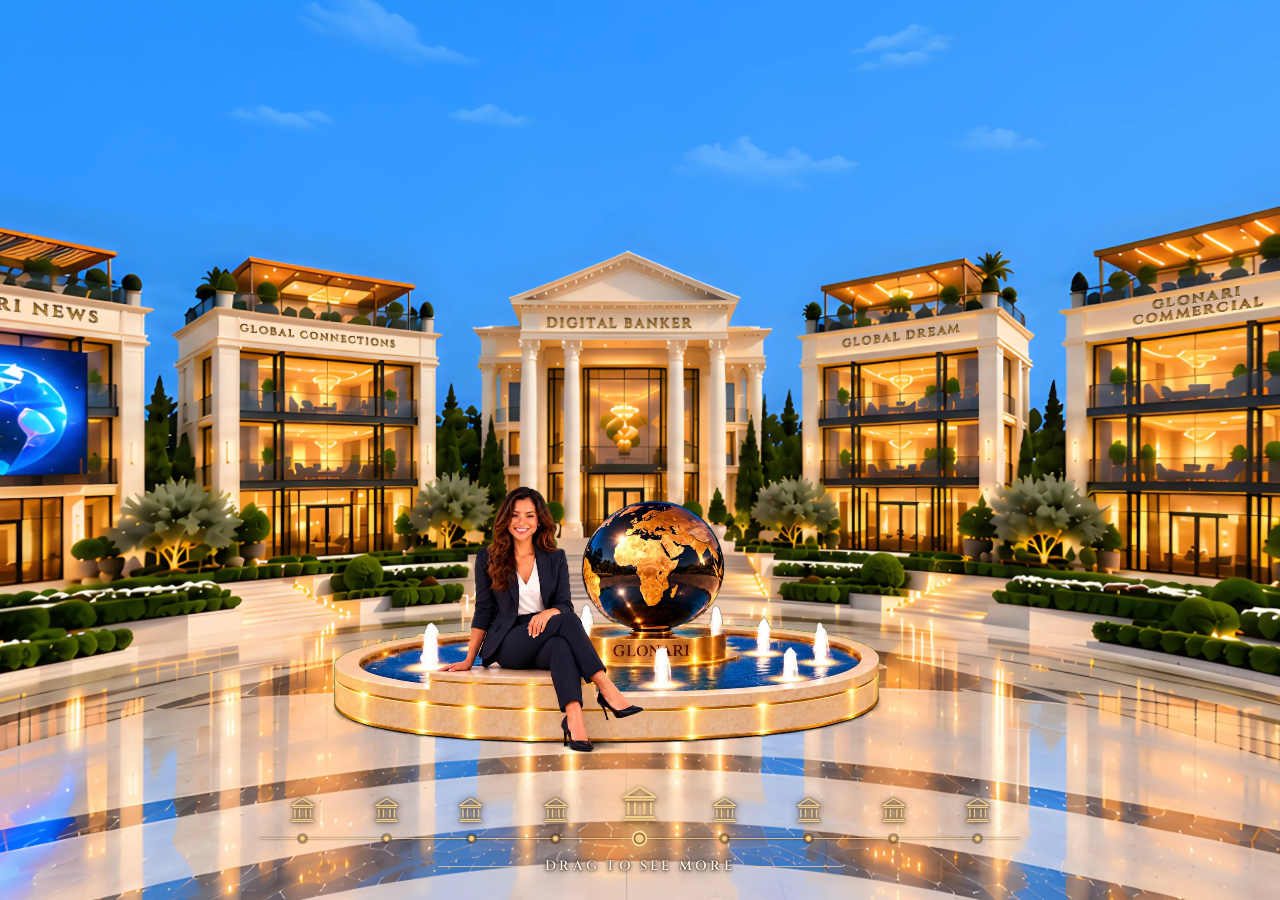
<file: index.html>
<!DOCTYPE html>
<html lang="en">
<head>
<meta charset="UTF-8">
<meta name="viewport" content="width=device-width, initial-scale=1.0">
<script>
  // Device gate (DEVELOPMENT_PLAN.md Stage 14 / PRODUCT_REQUIREMENTS.md
  // §19): a window under 768px wide or narrower than 3:2 goes to
  // mobile/index.html. Runs right after <meta viewport> and before any
  // stylesheet or asset, so nothing of this page is fetched before leaving.
  // Checked on load and live through the same MediaQueryList's 'change'
  // event (fires only when `matches` flips). "not all and
  // (min-aspect-ratio: 3/2)" is a strict "< 3/2", and mobile/index.html's
  // reverse gate is its exact negation, so there is no ping-pong at the
  // boundary. .replace(), so Back doesn't bounce into another redirect.
  var mobileQuery = window.matchMedia('(max-width: 767px), not all and (min-aspect-ratio: 3/2)');

  function goMobile() {
    window.location.replace('mobile/index.html');
  }

  if (mobileQuery.matches) {
    goMobile();
  } else {
    var pendingMobileRedirect = null;
    mobileQuery.addEventListener('change', function (event) {
      if (pendingMobileRedirect) {
        clearTimeout(pendingMobileRedirect);
        pendingMobileRedirect = null;
      }
      if (!event.matches) return; // only react to crossing INTO mobile width
      // Debounced (300ms): guards against a transient/flickering match —
      // DevTools device-emulation toggling, or the brief instant of
      // unstable `innerWidth` some mobile browsers report mid
      // orientation-change — by requiring the narrow state to still hold
      // once the delay elapses, rather than acting on the very first
      // 'change' event.
      pendingMobileRedirect = setTimeout(function () {
        if (mobileQuery.matches) {
          goMobile();
        }
      }, 300);
    });
  }
</script>
<script>
  // Intro video (DEVELOPMENT_PLAN.md Stage 22 / PRODUCT_REQUIREMENTS.md
  // §32): once per tab, never under reduced motion. Decided here, before the
  // first paint, so a skipped intro never flashes; plaza-intro.js plays it,
  // dissolves it and removes it. The poster is requested from here, before
  // the stylesheet, so it is on screen as early as possible.
  try {
    if (!matchMedia('(prefers-reduced-motion: reduce)').matches && !sessionStorage.getItem('plaza-intro-seen')) {
      document.documentElement.classList.add('intro');
      new Image().src = 'assets/plaza-intro-poster.webp';
    }
  } catch (e) {}
</script>
<title>Glonari Global Scene</title>
<link rel="icon" href="data:,">
<link rel="stylesheet" href="plaza.css">
</head>
<body>
  <!-- Intro video (Stage 22 / §32): over the whole scene, shown only under
       html.intro. The poster is the layer's background (requested by the
       <head> script only when the layer is shown); plaza-intro.js, right
       after the layer, sets the video's src from data-video and then loads
       three.min.js and plaza.js (data-base = path to the repo root). -->
  <div id="intro" data-video="assets/plaza-intro.mp4" style="background-image: url('assets/plaza-intro-poster.webp')">
    <video muted autoplay playsinline preload="auto" aria-hidden="true"></video>
    <button id="intro-enter" type="button">Enter the plaza <span aria-hidden="true">→</span></button>
  </div>
  <script src="plaza-intro.js" data-base=""></script>
  <!-- Glonari Plaza 210° (2026-10-24, DEVELOPMENT_PLAN.md Stage 21 /
       PRODUCT_REQUIREMENTS.md §31): the atrium technology — plaza.js draws the
       panorama, the engraved names, Gia on the fountain and the 11 zones. -->
  <main id="stage" aria-label="Glonari plaza. Drag to look around; choose a building to enter.">
    <svg id="overlay" aria-hidden="true"></svg>
  </main>
  <!-- Building bar (2026-10-25, Stage 21 / §31): plaza.js fills it with the
       9 building icons, the line with dots and the hint. The icons are
       mouse/touch only — the keyboard uses #rooms-nav, so the bar adds no
       Tab stops. -->
  <div id="bar"></div>
  <nav id="rooms-nav" aria-label="Buildings"></nav>
  <button class="step" id="prev" type="button" aria-label="Previous building"><svg viewBox="0 0 18 18" aria-hidden="true"><path d="M11.5 3 5.5 9l6 6" fill="none" stroke="currentColor" stroke-width="1.6"/></svg></button>
  <button class="step" id="next" type="button" aria-label="Next building"><svg viewBox="0 0 18 18" aria-hidden="true"><path d="m6.5 3 6 6-6 6" fill="none" stroke="currentColor" stroke-width="1.6"/></svg></button>
  <p id="status" role="status"></p>
  <section id="room" hidden aria-labelledby="room-title">
    <div class="room-card">
      <h2 id="room-title"></h2>
      <p id="room-text"></p>
      <button id="back" type="button">Back to the plaza</button>
    </div>
  </section>
  <div id="veil"></div>

  <!-- Custom cursor (2026-10-25, Stage 21 / §31): copy of glonari.com's;
       the dot must come before the ring (.is-hot ~ .gg-ring). -->
  <div class="gg-dot" aria-hidden="true"></div>
  <div class="gg-ring" aria-hidden="true"></div>
</body>
</html>
</file>
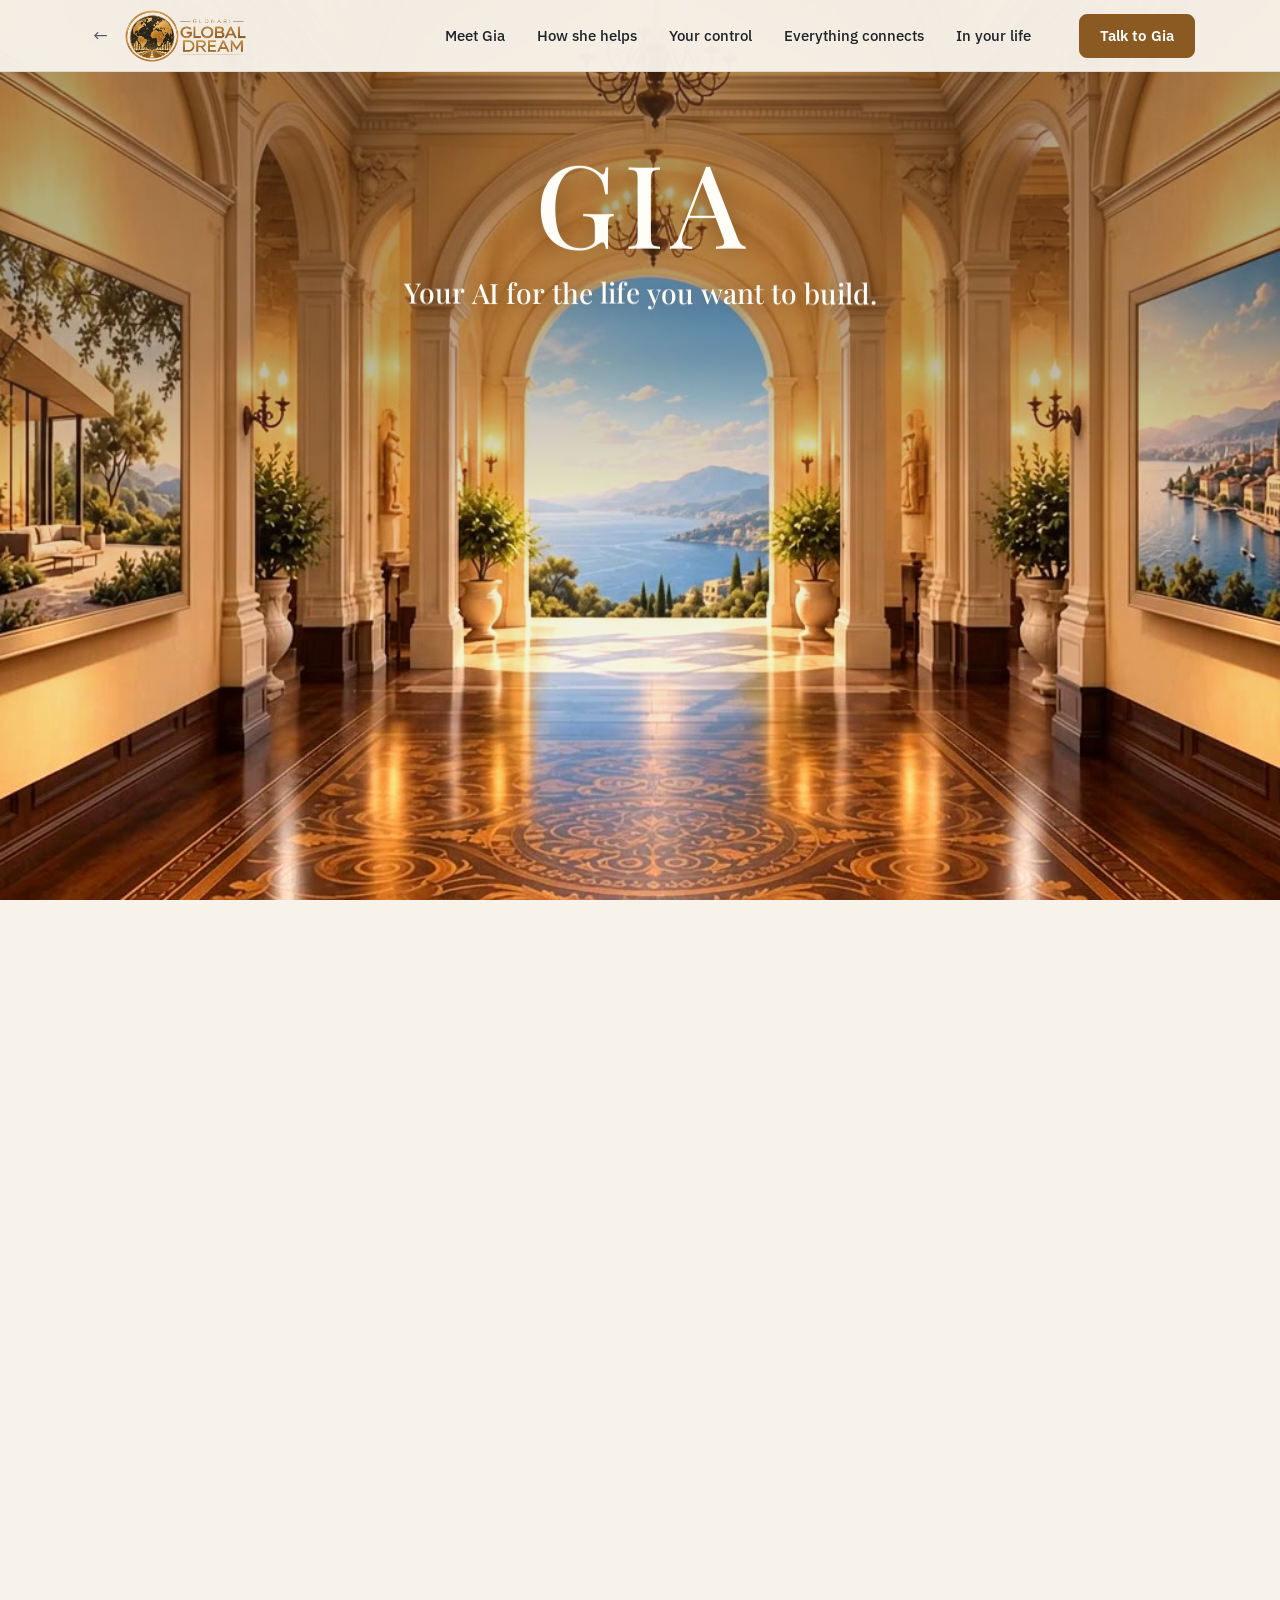
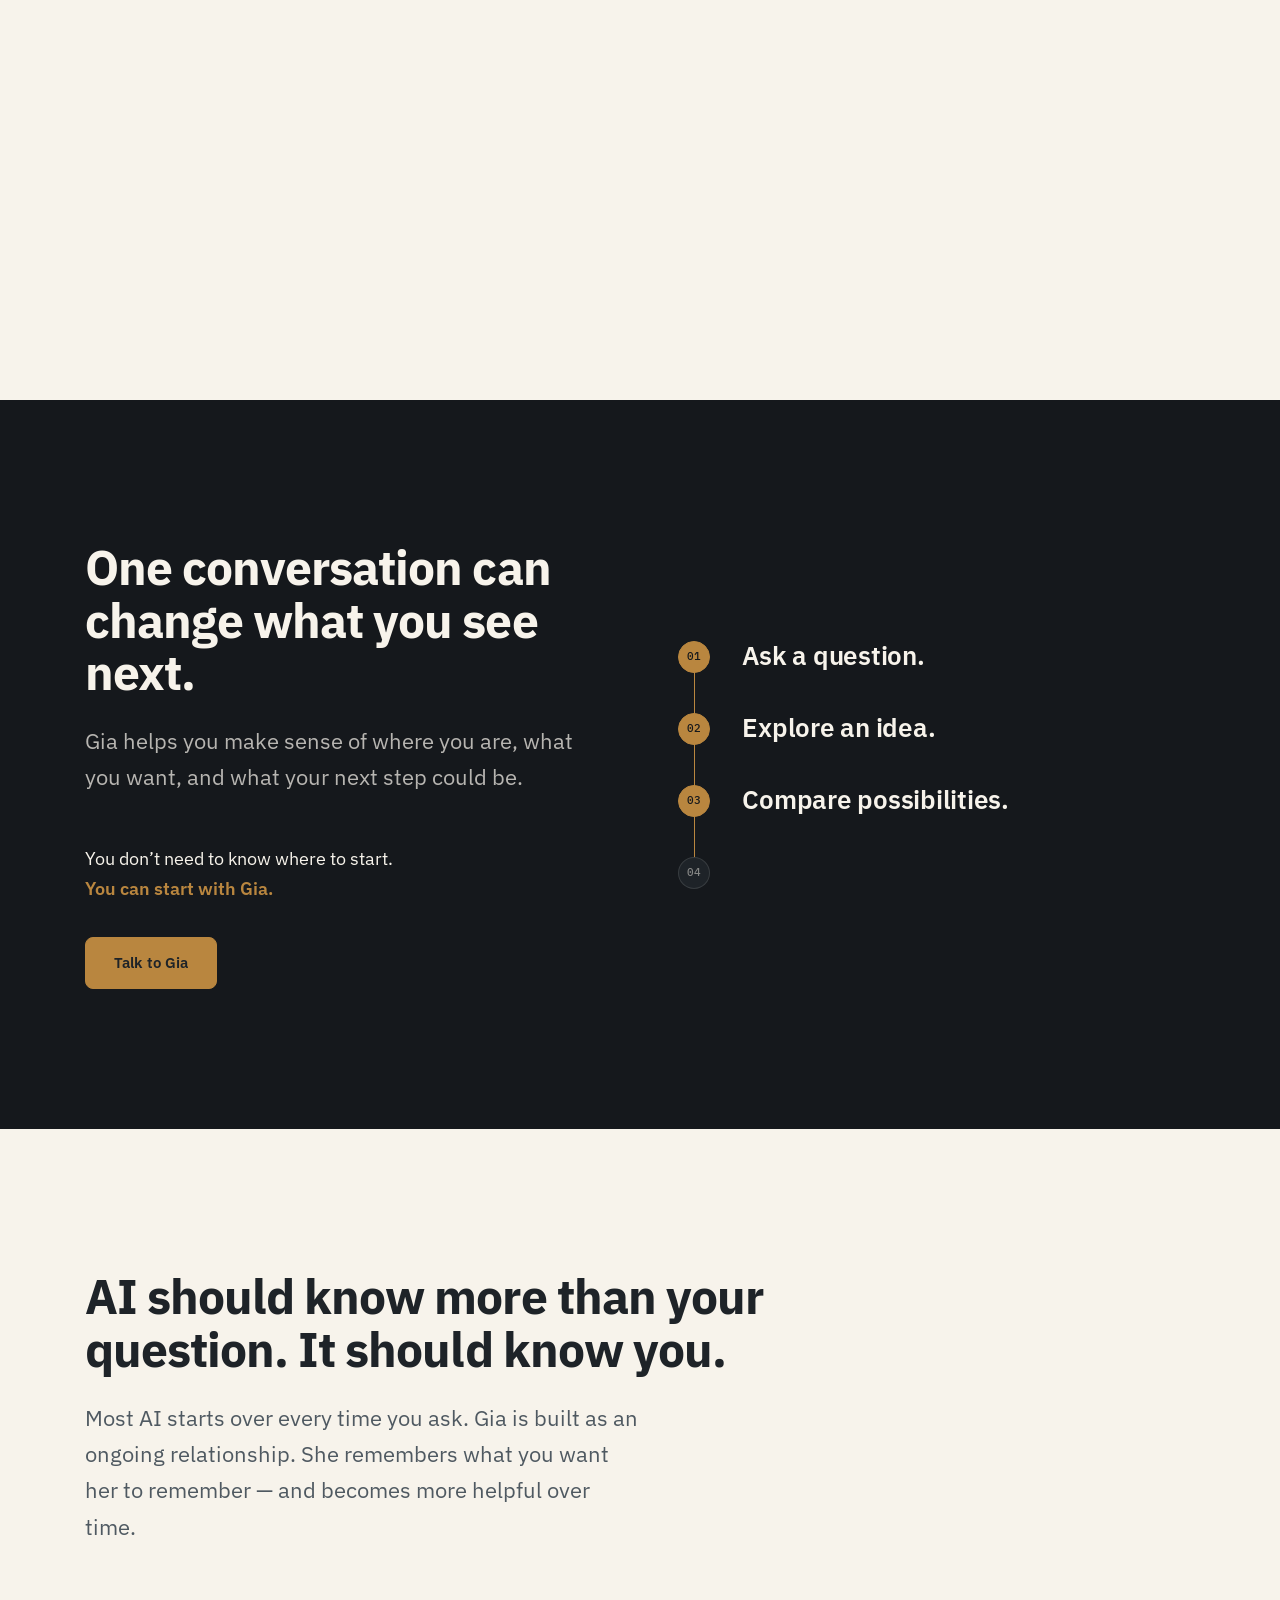
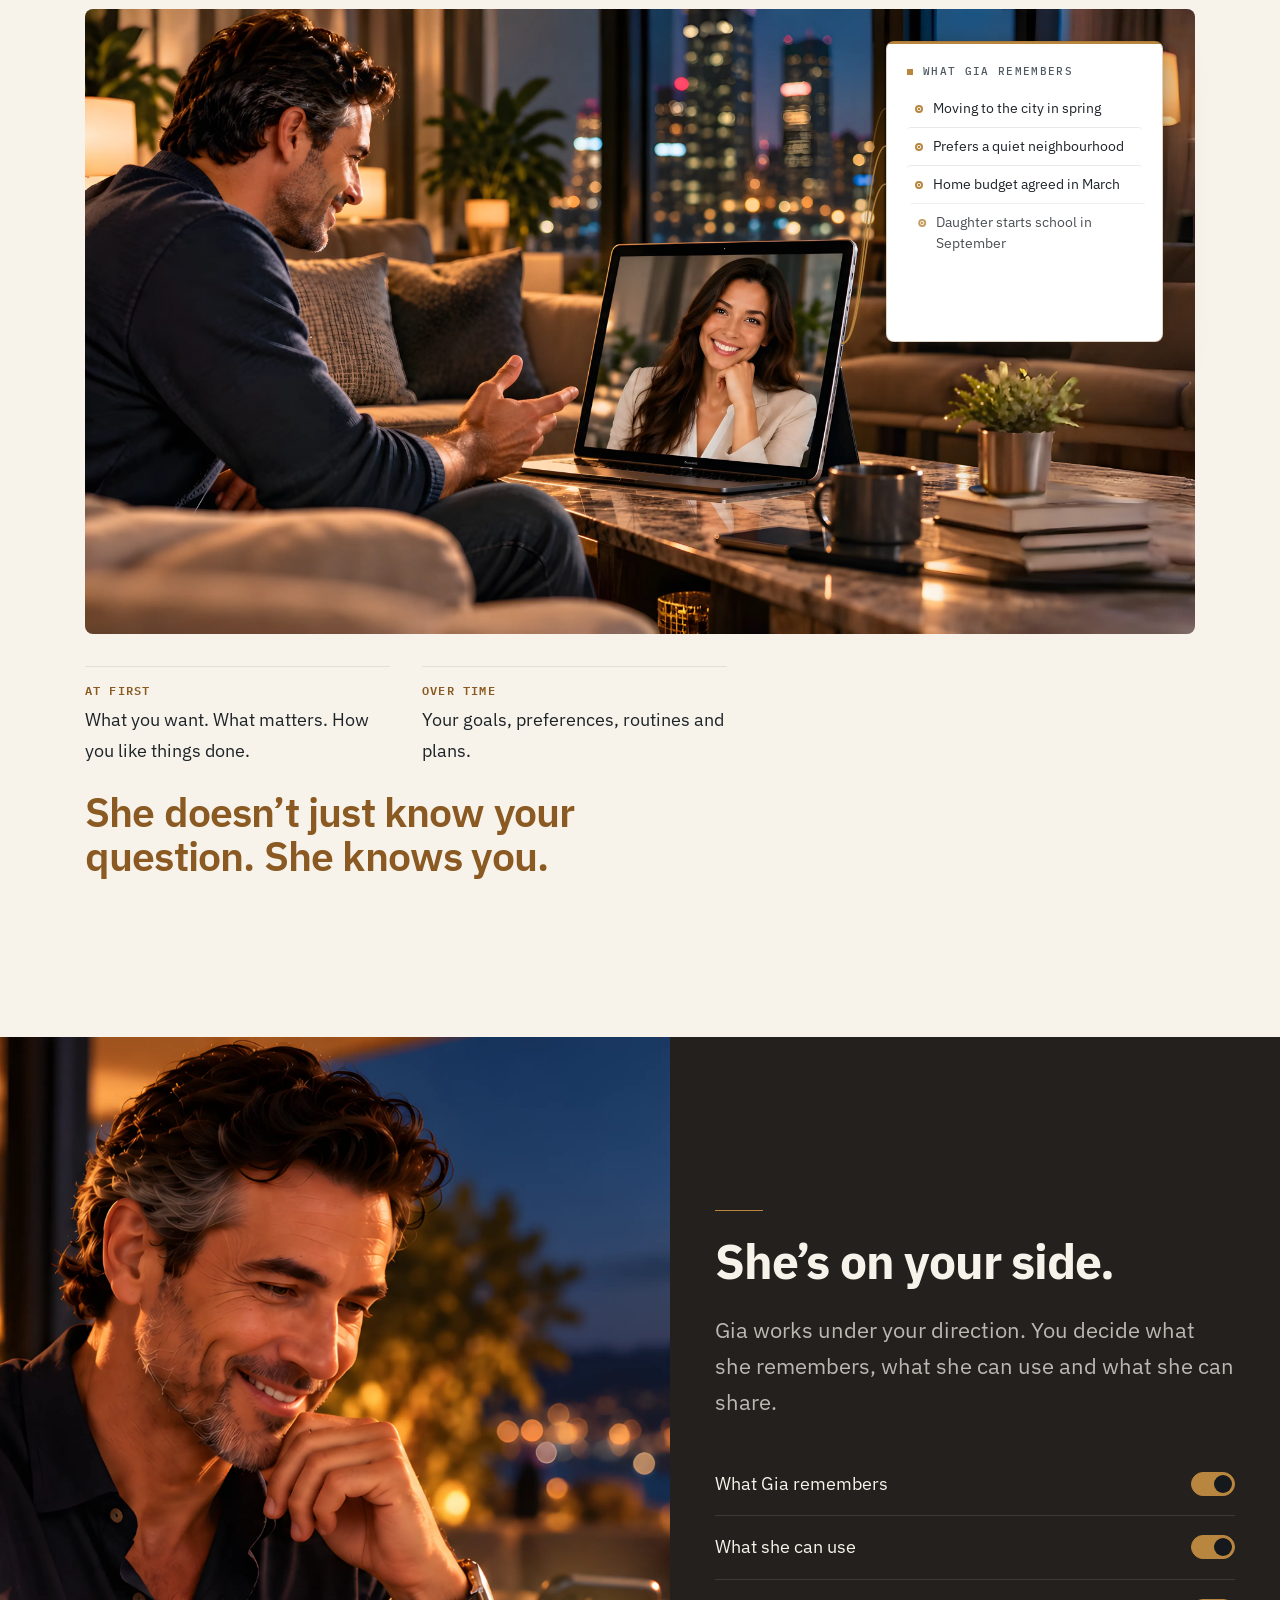
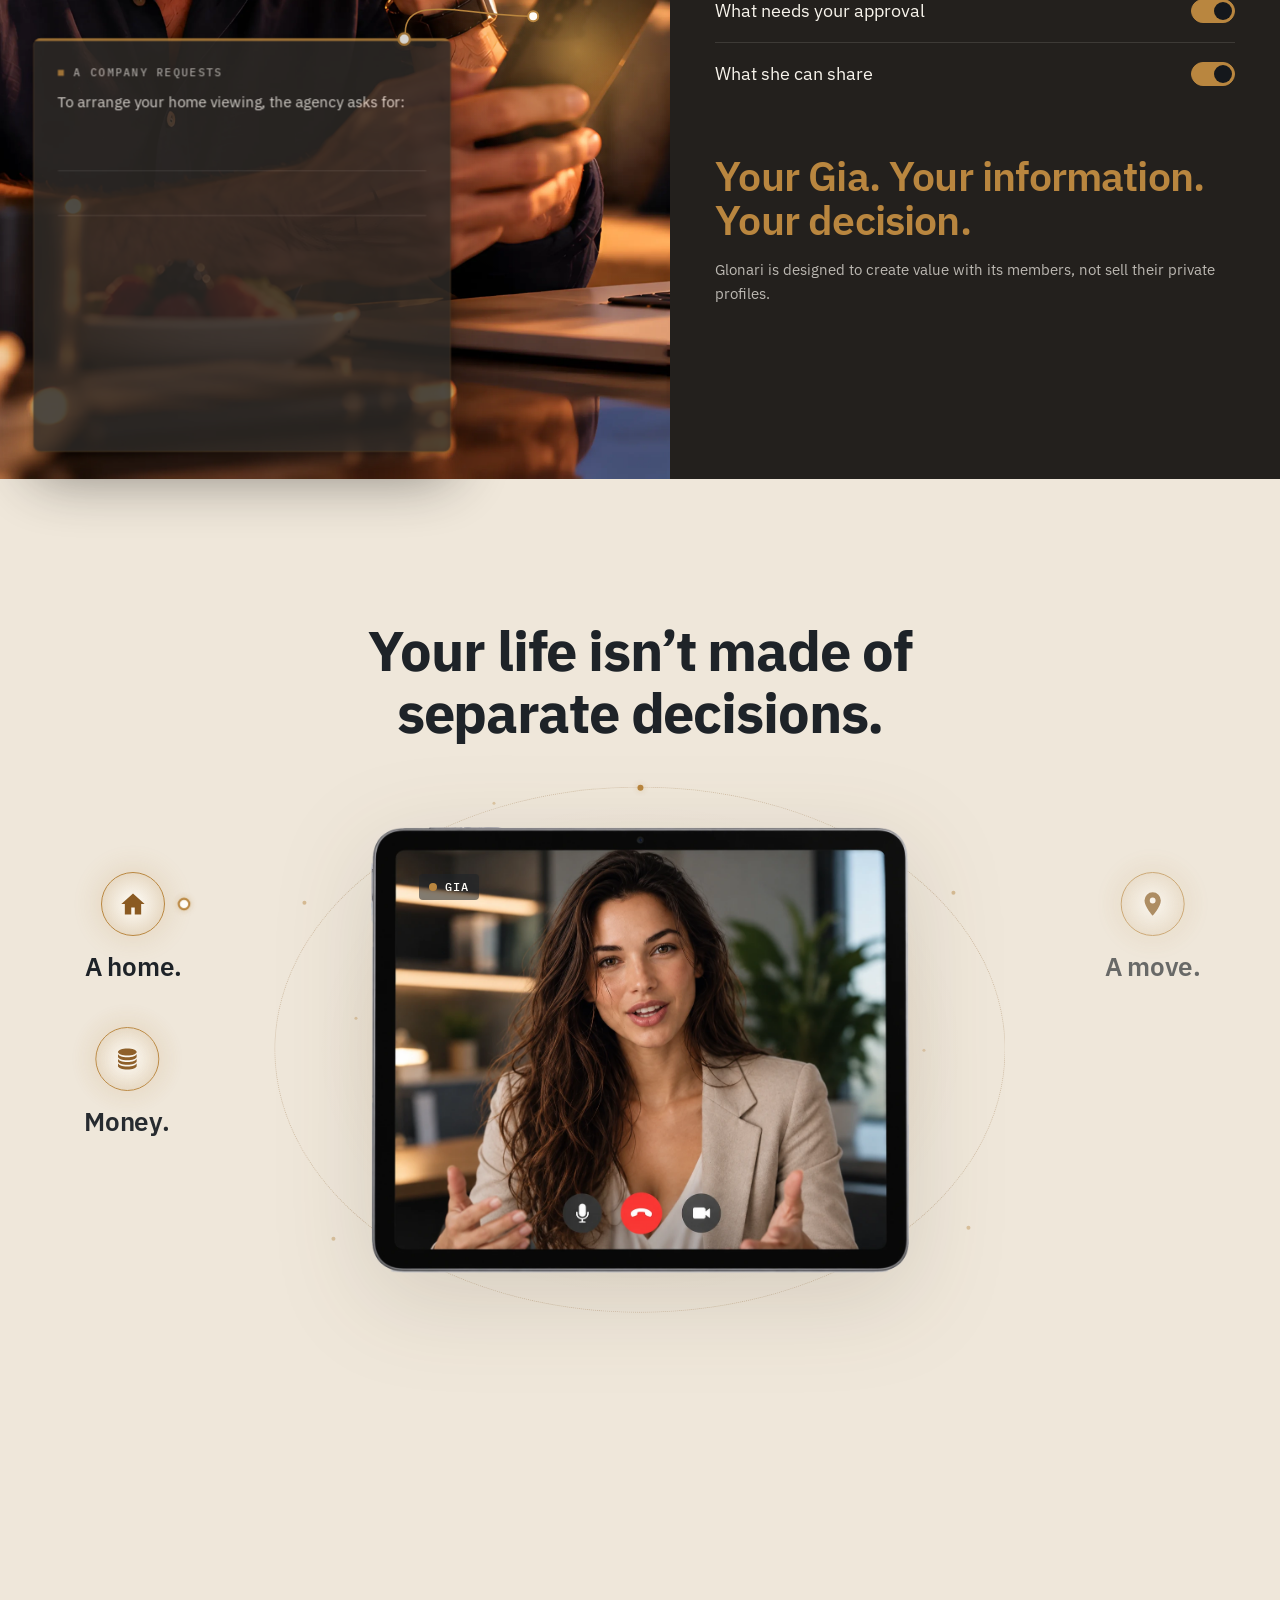
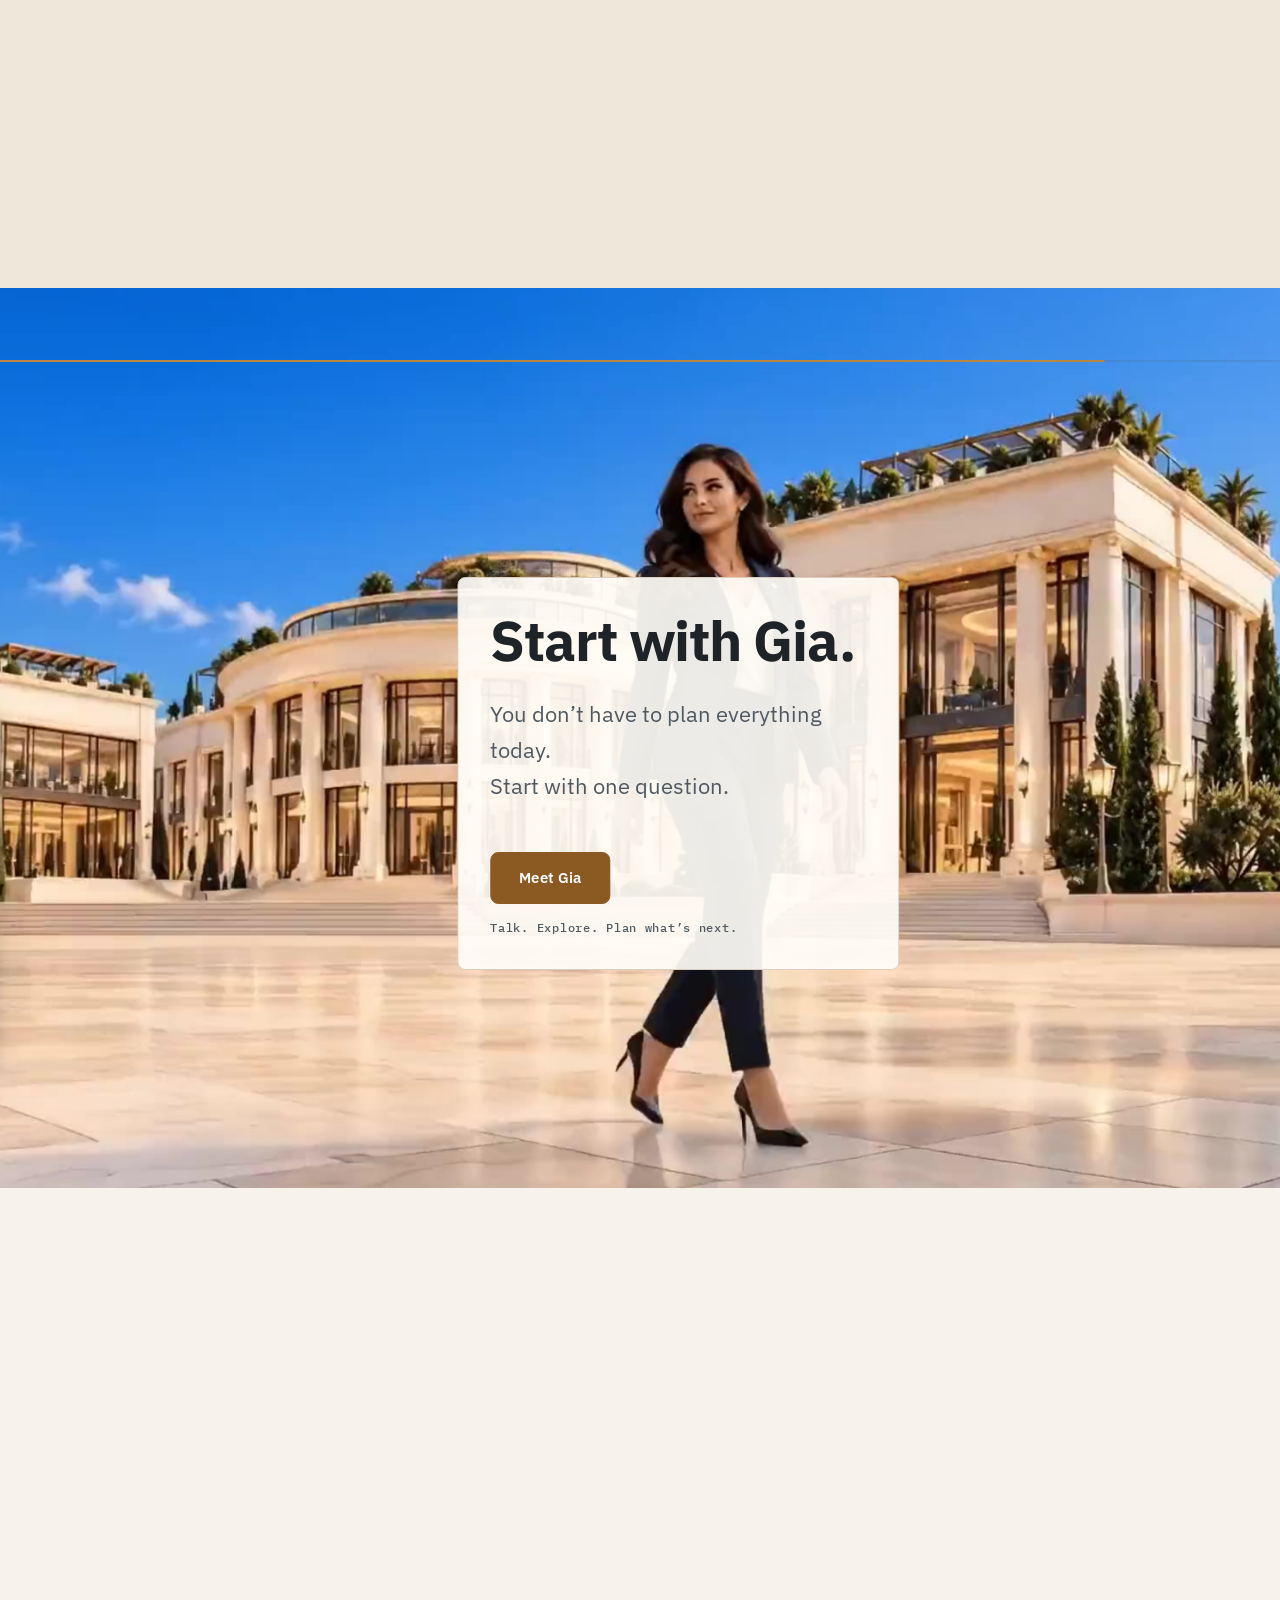
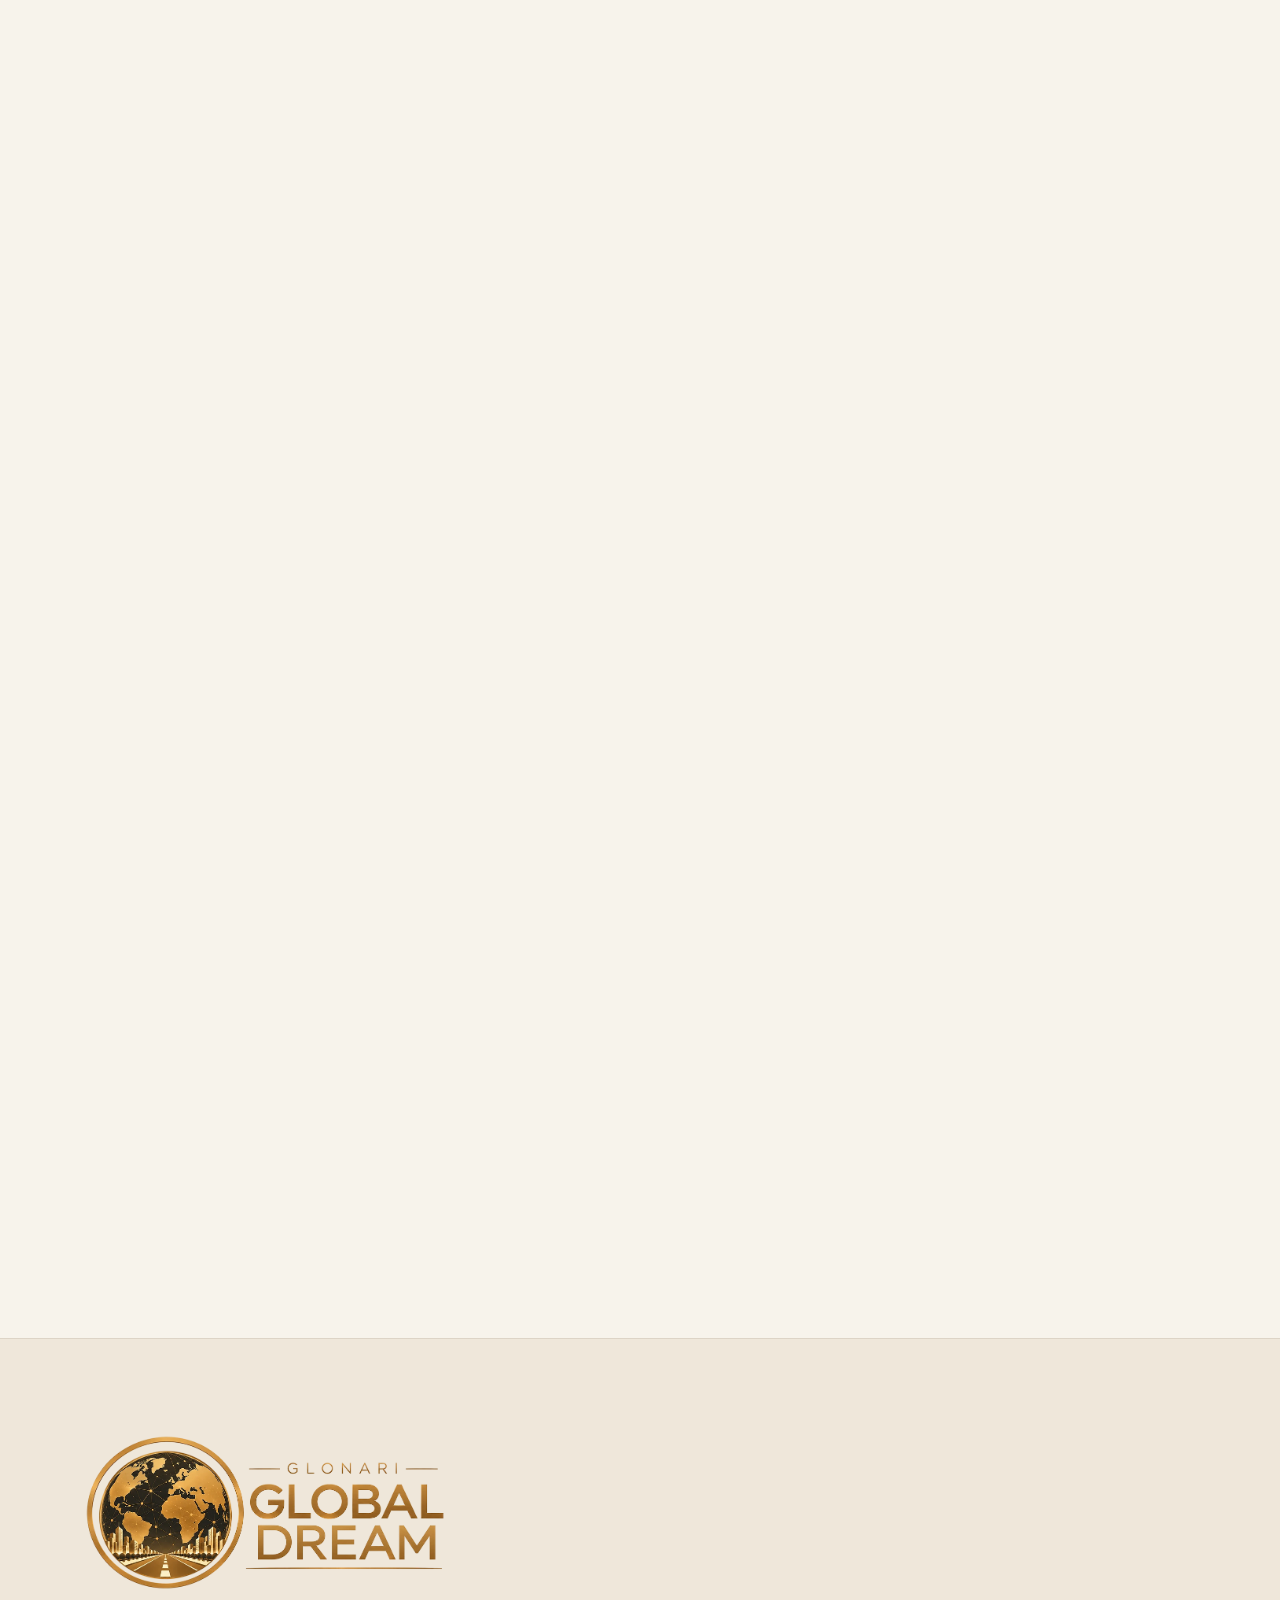
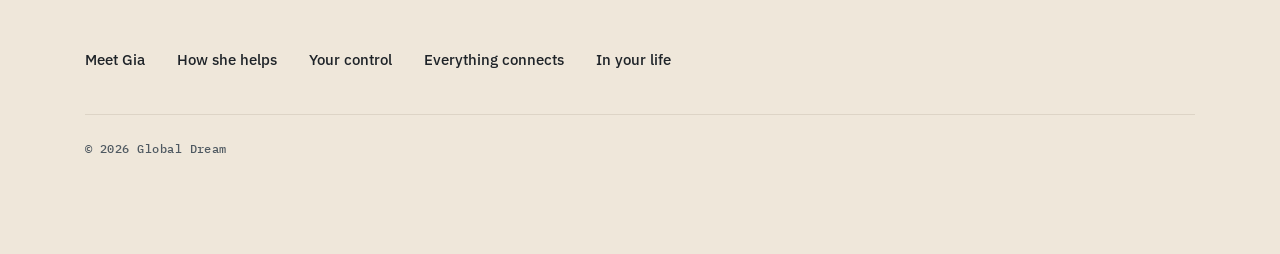
<file: global-dream/index.html>
<!doctype html>
<html lang="en">
<head>
  <meta charset="utf-8">
  <meta name="viewport" content="width=device-width, initial-scale=1">
  <title>Gia — Global Dream</title>

  <link rel="icon" href="favicon.ico" sizes="any">
  <link rel="icon" type="image/png" sizes="32x32" href="media/logo/favicon-32.png">
  <link rel="apple-touch-icon" href="media/logo/apple-touch-icon.png">

  <link rel="preconnect" href="https://fonts.googleapis.com">
  <link rel="preconnect" href="https://fonts.gstatic.com" crossorigin>
  <link rel="stylesheet" href="https://fonts.googleapis.com/css2?family=IBM+Plex+Mono:wght@400;500;600&family=IBM+Plex+Sans:wght@400;500;600;700&family=Playfair+Display:wght@500;700&display=swap">

  <link rel="stylesheet" href="css/tokens.css">
  <link rel="stylesheet" href="css/base.css">
  <link rel="stylesheet" href="css/screens.css">
  <link rel="stylesheet" href="css/gia-story.css">
  <link rel="stylesheet" href="css/site-shell.css">
  <!-- Dark entry veil for the hand-off from the Digital Banker atrium
       (digital-banker/atrium/index.html, whose own #veil is the same
       #1c1005). Inline in <head>, not a linked stylesheet or a JS-added
       class, so the very first paint is already fully opaque. Not part of
       Screen 1: a separate full-viewport layer above everything on the page,
       including .gd-header (z-index 2000 vs. its 100). Same technique as
       the Global Reserve page's own entry veil. -->
  <style>
    #entry-veil {
      position: fixed;
      inset: 0;
      z-index: 2000;
      opacity: 1;
      pointer-events: none;
      background: #1c1005;
    }
  </style>
</head>
<body>
  <div id="entry-veil" aria-hidden="true"></div>
  <script>
    // Lifts the dark entry veil once the header, hero poster and text have
    // had a moment to render. Independent of js/hero-scrub.js (Screen 1)
    // and js/site-shell.js.
    (function () {
      var VEIL_HOLD_MS = 90;
      var VEIL_OUT_MS = 300;
      var el = document.getElementById('entry-veil');
      if (!el) return;
      var reduceMotion = window.matchMedia('(prefers-reduced-motion: reduce)').matches;
      window.setTimeout(function () {
        el.style.transition = reduceMotion ? 'none' : 'opacity ' + VEIL_OUT_MS + 'ms ease-out';
        el.style.opacity = '0';
        window.setTimeout(function () { el.remove(); }, reduceMotion ? 0 : VEIL_OUT_MS);
      }, reduceMotion ? 0 : VEIL_HOLD_MS);
    })();
  </script>
  <!-- Global site shell — header (build spec 5.5). -->
  <header class="gd-header">
    <div class="gd-container gd-header__bar">
      <a class="gd-header__back" href="../digital-banker/atrium/index.html" aria-label="Back to Digital Banker atrium">&larr;</a>
      <a class="gd-header__brand" href="#screen-1" aria-label="Glonari Global Dream">
        <picture>
          <source media="(max-width: 359px)" srcset="media/logo/gd-emblem-light.webp" width="416" height="416">
          <img src="media/logo/gd-lockup-light.webp" alt="" width="915" height="393">
        </picture>
      </a>
      <nav class="gd-header__nav" id="gd-header-menu">
        <ul class="gd-header__links">
          <li><a class="gd-header__link" href="#screen-1">Meet Gia</a></li>
          <li><a class="gd-header__link" href="#screen-2">How she helps</a></li>
          <li><a class="gd-header__link" href="#screen-side">Your control</a></li>
          <li><a class="gd-header__link" href="#screen-3">Everything connects</a></li>
          <li><a class="gd-header__link" href="#screen-4">In your life</a></li>
        </ul>
      </nav>
      <div class="gd-header__actions">
        <!-- TODO: destination for Talk to Gia (build spec Appendix B, item 1) -->
        <a class="gd-button gd-button--primary gd-header__action" href="#">Talk to Gia</a>
        <button type="button" class="gd-header__toggle" aria-label="Open menu" aria-expanded="false" aria-controls="gd-header-menu">
          <span class="gd-header__toggle-lines" aria-hidden="true"></span>
        </button>
      </div>
    </div>
  </header>

  <main>
    <!-- Screen 1 — Hero / scroll video (build spec 5.1). -->
    <section id="screen-1" class="gd-hero" data-screen="hero">
      <div class="gd-hero__runway">
        <div class="gd-hero__stage">
          <div class="gd-hero__media">
            <video class="gd-hero__video" data-src="media/gd-hero.mp4" poster="media/gd-hero-poster.jpg" muted playsinline preload="none" aria-hidden="true" tabindex="-1"></video>
          </div>
          <div class="gd-hero__veil" aria-hidden="true"></div>
          <div class="gd-hero__text">
            <div class="gd-hero__column">
              <div class="gd-hero__block gd-hero__block--1">
                <h1 class="gd-hero__title" data-split>GIA</h1>
                <p class="gd-hero__tagline" data-split>Your AI for the life you want to build.</p>
              </div>
              <div class="gd-hero__block gd-hero__block--2">
                <p class="gd-hero__phrase" data-split>Start with Gia.</p>
              </div>
              <div class="gd-hero__block gd-hero__block--3">
                <p class="gd-hero__phrase" data-split>Talk. Explore. Plan.</p>
                <!-- TODO: destination for Meet Gia (build spec Appendix B, item 1) -->
                <a class="gd-button gd-button--primary gd-hero__cta" href="#">Meet Gia</a>
              </div>
            </div>
          </div>
        </div>
      </div>
    </section>

    <!-- Screen 2 — What Gia does, dark accent (build spec 5.2). -->
    <section id="screen-2" class="gd-section gd-conversation" data-screen="conversation">
      <div class="gd-container gd-conversation__grid">
        <div class="gd-conversation__text">
          <h2 class="gd-h2 gd-conversation__title" data-reveal>One conversation can change what you see next.</h2>
          <p class="gd-lead gd-conversation__body" data-reveal data-reveal-delay="1">Gia helps you make sense of where you are, what you want, and what your next step could be.</p>
          <div class="gd-conversation__closing" data-reveal data-reveal-delay="2">
            <p class="gd-body gd-conversation__line">You don’t need to know where to start.</p>
            <p class="gd-body gd-conversation__line gd-conversation__line--accent">You can start with Gia.</p>
          </div>
          <div class="gd-conversation__actions" data-reveal data-reveal-delay="3">
            <!-- TODO: destination for Talk to Gia (build spec Appendix B, item 1) -->
            <a class="gd-button gd-button--primary gd-button--on-dark" href="#">Talk to Gia</a>
          </div>
        </div>

        <div class="gd-conversation__rail">
          <div class="gd-rail__track" aria-hidden="true">
            <span class="gd-rail__fill"></span>
            <span class="gd-rail__runner gd-rail__runner--trail"></span>
            <span class="gd-rail__runner"></span>
          </div>
          <ol class="gd-rail">
            <li class="gd-rail__item">
              <span class="gd-rail__node" aria-hidden="true">01</span>
              <h3 class="gd-h3 gd-rail__phrase">Ask a question.</h3>
            </li>
            <li class="gd-rail__item">
              <span class="gd-rail__node" aria-hidden="true">02</span>
              <h3 class="gd-h3 gd-rail__phrase">Explore an idea.</h3>
            </li>
            <li class="gd-rail__item">
              <span class="gd-rail__node" aria-hidden="true">03</span>
              <h3 class="gd-h3 gd-rail__phrase">Compare possibilities.</h3>
            </li>
            <li class="gd-rail__item">
              <span class="gd-rail__node" aria-hidden="true">04</span>
              <h3 class="gd-h3 gd-rail__phrase">Build a plan.</h3>
            </li>
          </ol>
        </div>
      </div>
    </section>

    <!-- Screen 2a — She knows you (build spec 5.2a). -->
    <section id="screen-knows" class="gd-section gd-knows" data-screen="knows">
      <div class="gd-container">
        <div class="gd-knows__header">
          <h2 class="gd-h2" data-reveal>AI should know more than your question. It should know you.</h2>
          <p class="gd-lead gd-knows__body" data-reveal data-reveal-delay="1">Most AI starts over every time you ask. Gia is built as an ongoing relationship. She remembers what you want her to remember — and becomes more helpful over time.</p>
        </div>

        <div class="gd-knows__visual">
          <div class="gd-knows__stage">
            <img class="gd-knows__image" src="media/gd-knows.webp" alt="A man relaxing at home in the evening, talking with Gia on a tablet" width="3640" height="2048" loading="lazy" decoding="async">
            <p class="gd-knows__pending" aria-hidden="true">Media pending<br>media/gd-knows.webp</p>
          </div>

          <svg class="gd-knows__threads" aria-hidden="true" focusable="false"></svg>

          <div class="gd-knows__overlay">
            <figure class="gd-memory">
              <figcaption class="visually-hidden">An example of what Gia remembers and how she uses it.</figcaption>
              <p class="gd-module__label">WHAT GIA REMEMBERS</p>
              <ul class="gd-memory__list">
                <li class="gd-memory__item">Moving to the city in spring</li>
                <li class="gd-memory__item" data-used>Prefers a quiet neighbourhood</li>
                <li class="gd-memory__item" data-used>Home budget agreed in March</li>
                <li class="gd-memory__item" data-used>Daughter starts school in September</li>
                <li class="gd-memory__item">Works from home three days a week</li>
              </ul>
            </figure>

            <figure class="gd-quote gd-knows__quote">
              <figcaption class="gd-quote__role gd-knows__role"><span class="gd-knows__card-node" aria-hidden="true"></span><img class="gd-knows__avatar" src="media/gia-avatar.webp" alt="" width="256" height="256" loading="lazy" decoding="async">GIA</figcaption>
              <blockquote class="gd-quote__text"><p>“The home you saved just dropped in price. It still fits your budget, and it’s close to the school. Want me to arrange a viewing?”</p></blockquote>
              <p class="gd-quote__outcome"><span>Gia remembered.</span> <span>Gia noticed.</span> <span>Gia acted.</span></p>
            </figure>
          </div>

          <div class="gd-knows__closing">
            <dl class="gd-knows__stages">
              <div class="gd-knows__step" data-reveal>
                <dt class="gd-eyebrow">AT FIRST</dt>
                <dd class="gd-body">What you want. What matters. How you like things done.</dd>
              </div>
              <div class="gd-knows__step" data-reveal data-reveal-delay="1">
                <dt class="gd-eyebrow">OVER TIME</dt>
                <dd class="gd-body">Your goals, preferences, routines and plans.</dd>
              </div>
            </dl>
            <p class="gd-data gd-knows__key" data-reveal data-reveal-delay="2">She doesn’t just know your question. She knows you.</p>
          </div>
        </div>
      </div>
    </section>

    <!-- Screen 2b — She’s on your side, second dark accent (build spec 5.2b). -->
    <section id="screen-side" class="gd-side" data-screen="side">
      <div class="gd-side__text">
        <div class="gd-side__inner">
          <h2 class="gd-h2 gd-side__title" data-reveal>She’s on your side.</h2>
          <p class="gd-lead gd-side__body" data-reveal data-reveal-delay="1">Gia works under your direction. You decide what she remembers, what she can use and what she can share.</p>
          <ul class="gd-side__controls" data-reveal data-reveal-delay="2">
            <li class="gd-side__control">
              <span class="gd-body gd-side__control-label" id="side-control-remembers">What Gia remembers</span>
              <button type="button" class="gd-switch" role="switch" aria-checked="true" aria-labelledby="side-control-remembers"><span class="gd-switch__glow" aria-hidden="true"></span><span class="gd-switch__thumb" aria-hidden="true"></span></button>
            </li>
            <li class="gd-side__control">
              <span class="gd-body gd-side__control-label" id="side-control-use">What she can use</span>
              <button type="button" class="gd-switch" role="switch" aria-checked="true" aria-labelledby="side-control-use"><span class="gd-switch__glow" aria-hidden="true"></span><span class="gd-switch__thumb" aria-hidden="true"></span></button>
            </li>
            <li class="gd-side__control">
              <span class="gd-body gd-side__control-label" id="side-control-approval">What needs your approval</span>
              <button type="button" class="gd-switch" role="switch" aria-checked="true" aria-labelledby="side-control-approval"><span class="gd-switch__glow" aria-hidden="true"></span><span class="gd-switch__thumb" aria-hidden="true"></span></button>
            </li>
            <li class="gd-side__control">
              <span class="gd-body gd-side__control-label" id="side-control-share">What she can share</span>
              <button type="button" class="gd-switch" role="switch" aria-checked="true" aria-labelledby="side-control-share" data-share><span class="gd-switch__glow" aria-hidden="true"></span><span class="gd-switch__thumb" aria-hidden="true"></span></button>
            </li>
          </ul>
          <p class="visually-hidden">Example settings. Nothing is saved.</p>
          <p class="gd-data gd-side__key" data-reveal data-reveal-delay="3">Your Gia. Your information. Your decision.</p>
          <p class="gd-small gd-side__note" data-reveal data-reveal-delay="4">Glonari is designed to create value with its members, not sell their private profiles.</p>
        </div>
      </div>

      <div class="gd-side__media">
        <img class="gd-side__image" src="media/gd-side.webp" alt="The same man in the evening, smiling as he checks a message from Gia on his phone" width="2460" height="3072" loading="lazy" decoding="async">
        <p class="gd-side__pending" aria-hidden="true">Media pending<br>media/gd-side.webp</p>
        <span class="gd-side__halo" aria-hidden="true"></span>
        <span class="gd-side__halo gd-side__halo--pulse" aria-hidden="true"></span>
      </div>

      <svg class="gd-side__thread" aria-hidden="true" focusable="false"></svg>

      <figure class="gd-request">
        <figcaption class="visually-hidden">An example of Gia sharing only the information a company needs.</figcaption>
        <span class="gd-request__node" aria-hidden="true"></span>
        <p class="gd-module__label gd-request__label">A COMPANY REQUESTS</p>
        <p class="gd-small gd-request__context">To arrange your home viewing, the agency asks for:</p>
        <ul class="gd-request__list">
          <li class="gd-request__row" data-share-row>
            <span class="gd-request__item">Your name and contact details</span>
            <span class="gd-request__status" aria-live="polite">
              <svg class="gd-request__glyph gd-request__glyph--check" viewBox="0 0 12 12" aria-hidden="true" focusable="false"><path d="M2 6.4 4.8 9.2 10 3.2"/></svg>
              <svg class="gd-request__glyph gd-request__glyph--cross" viewBox="0 0 12 12" aria-hidden="true" focusable="false"><path d="M3 3l6 6M9 3 3 9"/></svg>
              <span class="gd-request__status-text">Shared</span>
            </span>
            <span class="gd-request__scan" aria-hidden="true"></span>
          </li>
          <li class="gd-request__row is-withheld">
            <span class="gd-request__item">Your purchase history</span>
            <span class="gd-request__status">
              <svg class="gd-request__glyph" viewBox="0 0 12 12" aria-hidden="true" focusable="false"><path d="M2.5 6h7"/></svg>
              <span class="gd-request__status-text">Not needed</span>
            </span>
            <span class="gd-request__scan" aria-hidden="true"></span>
          </li>
          <li class="gd-request__row is-withheld">
            <span class="gd-request__item">Your location history</span>
            <span class="gd-request__status">
              <svg class="gd-request__glyph" viewBox="0 0 12 12" aria-hidden="true" focusable="false"><path d="M3 3l6 6M9 3 3 9"/></svg>
              <span class="gd-request__status-text">Not shared</span>
            </span>
            <span class="gd-request__scan" aria-hidden="true"></span>
          </li>
        </ul>
        <figure class="gd-quote gd-side__quote">
          <figcaption class="gd-quote__role gd-side__role"><img class="gd-side__avatar" src="media/gia-avatar.webp" alt="" width="256" height="256" loading="lazy" decoding="async">GIA</figcaption>
          <blockquote class="gd-quote__text"><p>“They don’t need that information to complete this. I haven’t shared it.”</p></blockquote>
        </figure>
      </figure>
    </section>

    <!-- Screen 3 — Everything connects (build spec 5.3). -->
    <section id="screen-3" class="gd-section gd-section--soft gd-connect" data-screen="connects">
      <div class="gd-container">
        <div class="gd-connect__header">
          <h2 class="gd-h2 gd-h2--large" data-reveal>Your life isn’t made of separate decisions.</h2>
        </div>

        <div class="gd-connect__stage">
          <div class="gd-connect__device">
            <div class="gd-connect__halo" aria-hidden="true"></div>
            <div class="gd-connect__orbit" aria-hidden="true">
              <span class="gd-connect__orbit-top"></span>
              <span class="gd-connect__speck" style="--x: 4%; --y: 22%; --s: 4px; --o: .45"></span>
              <span class="gd-connect__speck" style="--x: 11%; --y: 44%; --s: 3px; --o: .35"></span>
              <span class="gd-connect__speck" style="--x: 8%; --y: 86%; --s: 4px; --o: .4"></span>
              <span class="gd-connect__speck" style="--x: 93%; --y: 20%; --s: 4px; --o: .45"></span>
              <span class="gd-connect__speck" style="--x: 89%; --y: 50%; --s: 3px; --o: .3"></span>
              <span class="gd-connect__speck" style="--x: 95%; --y: 84%; --s: 4px; --o: .4"></span>
              <span class="gd-connect__speck" style="--x: 30%; --y: 3%; --s: 3px; --o: .35"></span>
            </div>
            <div class="gd-connect__float">
              <div class="gd-connect__frame">
                <img class="gd-connect__image" src="media/gia-tablet.webp" alt="Gia on a video call, speaking and gesturing as she explains" width="1279" height="1062" loading="lazy" decoding="async">
                <p class="gd-connect__pending" aria-hidden="true">Media pending<br>media/gia-tablet.webp</p>
                <div class="gd-connect__screen" aria-hidden="true">
                  <p class="gd-connect__live"><span class="gd-connect__live-dot"></span>GIA</p>
                </div>
              </div>
            </div>
          </div>

          <svg class="gd-connect__lines" aria-hidden="true" focusable="false"></svg>

          <ul class="gd-areas">
            <li class="gd-areas__item gd-areas__item--1">
              <span class="gd-areas__icon" aria-hidden="true">
                <svg viewBox="0 0 24 24" focusable="false"><path d="M12 3 2 12h3v9h5.5v-6h3v6H19v-9h3z"/></svg>
                <span class="gd-areas__node"></span>
              </span>
              <h3 class="gd-h3 gd-areas__title">A home.</h3>
            </li>
            <li class="gd-areas__item gd-areas__item--2">
              <span class="gd-areas__icon" aria-hidden="true">
                <svg viewBox="0 0 24 24" focusable="false"><path d="M12 3C7.58 3 4 4.34 4 6s3.58 3 8 3 8-1.34 8-3-3.58-3-8-3z"/><path d="M4 7.5c0 1.66 3.58 3 8 3s8-1.34 8-3V10c0 1.66-3.58 3-8 3s-8-1.34-8-3z"/><path d="M4 11.5c0 1.66 3.58 3 8 3s8-1.34 8-3V14c0 1.66-3.58 3-8 3s-8-1.34-8-3z"/><path d="M4 15.5c0 1.66 3.58 3 8 3s8-1.34 8-3V18c0 1.66-3.58 3-8 3s-8-1.34-8-3z"/></svg>
                <span class="gd-areas__node"></span>
              </span>
              <h3 class="gd-h3 gd-areas__title">Money.</h3>
            </li>
            <li class="gd-areas__item gd-areas__item--3">
              <span class="gd-areas__icon" aria-hidden="true">
                <svg viewBox="0 0 24 24" focusable="false"><path fill-rule="evenodd" d="M12 2a7 7 0 0 0-7 7c0 5.25 7 13 7 13s7-7.75 7-13a7 7 0 0 0-7-7zm0 4.5a2.5 2.5 0 1 0 0 5 2.5 2.5 0 0 0 0-5z"/></svg>
                <span class="gd-areas__node"></span>
              </span>
              <h3 class="gd-h3 gd-areas__title">A move.</h3>
            </li>
            <li class="gd-areas__item gd-areas__item--4">
              <span class="gd-areas__icon" aria-hidden="true">
                <svg viewBox="0 0 24 24" focusable="false"><path fill-rule="evenodd" d="M9 3.5A1.5 1.5 0 0 0 7.5 5v2H4a2 2 0 0 0-2 2v10a2 2 0 0 0 2 2h16a2 2 0 0 0 2-2V9a2 2 0 0 0-2-2h-3.5V5A1.5 1.5 0 0 0 15 3.5zM9 5h6v2H9zM2 12.5h20V14H2z"/><path d="M10 11.5h4V15h-4z"/></svg>
                <span class="gd-areas__node"></span>
              </span>
              <h3 class="gd-h3 gd-areas__title">Business.</h3>
            </li>
            <li class="gd-areas__item gd-areas__item--5">
              <span class="gd-areas__node gd-areas__node--next" aria-hidden="true"></span>
              <h3 class="gd-h3 gd-areas__title">What comes next.</h3>
            </li>
          </ul>
        </div>

        <div class="gd-connect__text">
          <p class="gd-body gd-connect__body" data-connect-reveal="0">Gia helps you see how those decisions connect — and what opportunities may be relevant to you.</p>
          <p class="gd-body gd-connect__body" data-connect-reveal="1">She brings your goals, progress and next steps into one clear picture.</p>
          <p class="gd-data gd-connect__key" data-connect-reveal="2">One place to understand what’s possible.</p>
          <div class="gd-connect__actions" data-connect-reveal="3">
            <!-- TODO: destination for Explore with Gia (build spec Appendix B, item 1) -->
            <a class="gd-button gd-button--primary" href="#">Explore with Gia</a>
          </div>
        </div>
      </div>
    </section>

    <!-- Screen 4 — Gia in your life, horizontal story (build spec 5.4). The side brochures (5.4a) follow the runway. -->
    <section id="screen-4" class="gd-story" data-screen="life">
      <h2 class="visually-hidden">Gia in your life</h2>
      <div class="gd-story__runway">
        <div class="gd-story__stage">
          <div class="gd-story__media">
            <video class="gd-story__video" data-src="media/gd-walk.mp4" poster="media/gd-walk-poster.jpg" muted playsinline preload="none" aria-hidden="true" tabindex="-1"></video>
          </div>

          <div class="gd-story__modules">
            <article class="gd-module gd-module--left">
              <p class="gd-module__label">CHAPTER 01</p>
              <p class="gd-eyebrow gd-module__eyebrow">FIND A HOME</p>
              <h3 class="gd-module__title" id="module-homes-title">Find a home that fits the life you want.</h3>
              <p class="gd-small gd-module__text">Gia helps you explore housing options, compare possibilities, and understand what may fit your plans.</p>
              <button type="button" class="gd-button gd-button--secondary gd-module__cta" aria-haspopup="dialog" aria-controls="brochure-homes" aria-describedby="module-homes-title">Learn more</button>
            </article>
            <article class="gd-module gd-module--right">
              <p class="gd-module__label">CHAPTER 02</p>
              <p class="gd-eyebrow gd-module__eyebrow">UNDERSTAND YOUR FINANCES</p>
              <h3 class="gd-module__title" id="module-finances-title">See what’s possible before you decide what’s next.</h3>
              <p class="gd-small gd-module__text">Gia helps bring your financial picture, goals, and available options together so you can plan with more clarity.</p>
              <button type="button" class="gd-button gd-button--secondary gd-module__cta" aria-haspopup="dialog" aria-controls="brochure-finances" aria-describedby="module-finances-title">Learn more</button>
            </article>
            <article class="gd-module gd-module--left">
              <p class="gd-module__label">CHAPTER 03</p>
              <p class="gd-eyebrow gd-module__eyebrow">PLAN A MOVE</p>
              <h3 class="gd-module__title" id="module-moving-title">Turn a move into a plan.</h3>
              <p class="gd-small gd-module__text">Gia can help organize the steps around moving, property decisions, and what comes next.</p>
              <button type="button" class="gd-button gd-button--secondary gd-module__cta" aria-haspopup="dialog" aria-controls="brochure-moving" aria-describedby="module-moving-title">Learn more</button>
            </article>
            <article class="gd-module gd-module--right">
              <p class="gd-module__label">CHAPTER 04</p>
              <p class="gd-eyebrow gd-module__eyebrow">BUILD WHAT COMES NEXT</p>
              <h3 class="gd-module__title" id="module-possibilities-title">Your next opportunity may start with one conversation.</h3>
              <p class="gd-small gd-module__text">Explore business, travel, education, and other possibilities as they become part of your journey.</p>
              <button type="button" class="gd-button gd-button--secondary gd-module__cta" aria-haspopup="dialog" aria-controls="brochure-possibilities" aria-describedby="module-possibilities-title">Learn more</button>
            </article>
          </div>

          <div id="screen-4-final" class="gd-story__final">
            <div class="gd-story__final-inner">
              <h2 class="gd-h2 gd-h2--large gd-story__final-title">Start with Gia.</h2>
              <div class="gd-story__final-lines">
                <p class="gd-lead">You don’t have to plan everything today.</p>
                <p class="gd-lead">Start with one question.</p>
              </div>
              <!-- TODO: destination for Meet Gia (build spec Appendix B, item 1) -->
              <a class="gd-button gd-button--primary gd-story__final-cta" href="#">Meet Gia</a>
              <p class="gd-story__final-note">Talk. Explore. Plan what’s next.</p>
            </div>
          </div>

          <div class="gd-story__chrome" aria-hidden="true">
            <div class="gd-story__progress"><span class="gd-story__progress-fill"></span></div>
            <div class="gd-story__counter">
              <p class="gd-story__count">01 / 04</p>
              <div class="gd-story__ticks">
                <span class="gd-story__tick is-active"></span>
                <span class="gd-story__tick"></span>
                <span class="gd-story__tick"></span>
                <span class="gd-story__tick"></span>
              </div>
            </div>
          </div>
        </div>
      </div>

      <!-- Side brochures (build spec 5.4a). Images load on first open (data-src). -->
      <dialog class="gd-brochure" id="brochure-homes" aria-labelledby="brochure-homes-title">
        <button type="button" class="gd-brochure__close" aria-label="Close" data-brochure-close>
          <svg viewBox="0 0 14 14" aria-hidden="true" focusable="false"><path d="M1 1l12 12M13 1 1 13"/></svg>
        </button>
        <div class="gd-brochure__media">
          <img class="gd-brochure__image" data-src="media/brochures/b-homes-main.webp" alt="A woman relaxing on her sofa with coffee, talking with Gia on a tablet" width="1535" height="1024" loading="lazy" decoding="async" style="object-position: 30% 50%">
          <p class="gd-brochure__marker" aria-hidden="true">FIND A HOME</p>
        </div>
        <div class="gd-brochure__body" tabindex="-1">
          <div class="gd-brochure__column">
            <div class="gd-brochure__tags" data-brochure-intro>
              <span class="gd-brochure__tag">FIND A HOME</span>
              <span class="gd-brochure__tag gd-brochure__tag--sky">CHAPTER 01</span>
            </div>
            <h2 class="gd-brochure__title" id="brochure-homes-title" tabindex="-1" data-brochure-intro>Find a home that fits the life you want.</h2>
            <p class="gd-brochure__subtitle" data-brochure-intro>Gia helps you explore homes, understand what fits your needs, and make clearer decisions about where and how you want to live.</p>

            <section class="gd-brochure__story" data-brochure-intro>
              <h3 class="gd-h3">A Home That Fits You.</h3>
              <p>Gia can help you search for properties, compare options, research details, and keep track of the things that matter most to you.</p>
              <p>With your permission, she can remember your preferences, your priorities, and the criteria you have already discussed, so you do not have to start from the beginning every time.</p>
              <ul class="gd-brochure__list gd-brochure__list--dots">
                <li>Property Discovery</li>
                <li>Personal Preferences</li>
                <li>Clearer Comparisons</li>
              </ul>
            </section>

            <figure class="gd-brochure__figure" data-brochure-reveal>
              <img data-src="media/brochures/b-homes-inline.webp" alt="A family gathered around an outdoor dinner table at night, with a tablet showing a message from Gia" width="1176" height="1024" loading="lazy" decoding="async" style="object-position: 50% 55%">
            </figure>

            <section class="gd-brochure__story" data-brochure-reveal>
              <h3 class="gd-h3">Understand the Property.</h3>
              <p>Gia can organize useful information about a home, including its condition, maintenance needs, improvements, local services, and nearby options.</p>
              <p>Instead of giving you disconnected pieces of information, she helps bring the details together so you can understand the property in the context of your life.</p>
              <figure class="gd-quote">
                <figcaption class="gd-quote__role">GIA</figcaption>
                <blockquote class="gd-quote__text"><p>“I found a Glonari Home that fits the criteria we’ve been discussing.”</p></blockquote>
                <p class="gd-quote__outcome">A better decision starts with a clearer picture.</p>
              </figure>
            </section>

            <section class="gd-brochure__story" data-brochure-reveal>
              <h3 class="gd-h3">See the Home as Part of Your Life.</h3>
              <p>A home is more than a property. It is part of the life you are building.</p>
              <p>Gia can help you look at housing together with your resources, your lifestyle, and the plans you have for the future. The goal is not simply to find a place, but to understand what kind of home fits the life you want to create.</p>
            </section>

            <div class="gd-brochure__actions" data-brochure-reveal>
              <!-- TODO: destination for Explore Homes (build spec Appendix B, item 1) -->
              <a class="gd-button gd-button--primary" href="#">Explore Homes</a>
              <button type="button" class="gd-button gd-button--secondary" data-brochure-close>Back to the story</button>
            </div>
          </div>
        </div>
      </dialog>

      <dialog class="gd-brochure" id="brochure-finances" aria-labelledby="brochure-finances-title">
        <button type="button" class="gd-brochure__close" aria-label="Close" data-brochure-close>
          <svg viewBox="0 0 14 14" aria-hidden="true" focusable="false"><path d="M1 1l12 12M13 1 1 13"/></svg>
        </button>
        <div class="gd-brochure__media">
          <img class="gd-brochure__image" data-src="media/brochures/b-finances-main.webp" alt="A woman holding a tablet showing Gia and a privacy screen that reads You’re in control" width="1536" height="1024" loading="lazy" decoding="async" style="object-position: 22% 50%">
          <p class="gd-brochure__marker" aria-hidden="true">UNDERSTAND YOUR FINANCES</p>
        </div>
        <div class="gd-brochure__body" tabindex="-1">
          <div class="gd-brochure__column">
            <div class="gd-brochure__tags" data-brochure-intro>
              <span class="gd-brochure__tag">UNDERSTAND YOUR FINANCES</span>
              <span class="gd-brochure__tag gd-brochure__tag--sky">CHAPTER 02</span>
            </div>
            <h2 class="gd-brochure__title" id="brochure-finances-title" tabindex="-1" data-brochure-intro>Understand what your resources can provide before deciding what comes next.</h2>
            <p class="gd-brochure__subtitle" data-brochure-intro>Gia helps bring your financial picture together, so you can see not only what you have, but what it may support in your life.</p>

            <section class="gd-brochure__story" data-brochure-intro>
              <h3 class="gd-h3">See the Bigger Picture.</h3>
              <p>Gia can help organize your available resources in one place and make them easier to understand.</p>
              <p>Instead of focusing only on balances or isolated numbers, she helps translate them into practical questions about your everyday life, housing, experiences, and future plans.</p>
              <figure class="gd-quote">
                <blockquote class="gd-quote__text"><p>“What can all of this provide for my life?”</p></blockquote>
              </figure>
            </section>

            <figure class="gd-brochure__figure" data-brochure-reveal>
              <img data-src="media/brochures/b-finances-inline.webp" alt="Two children walking hand in hand along a rocky shore at sunset" width="1024" height="683" loading="lazy" decoding="async" style="object-position: 60% 50%">
            </figure>

            <section class="gd-brochure__story" data-brochure-reveal>
              <h3 class="gd-h3">Understand Your Capacity.</h3>
              <p>Gia can help you look at your finances in the context of the way you actually live.</p>
              <p>With your permission, she can take into account your current lifestyle, recurring costs, housing expenses, and other resources to help you understand how long they may support the life you have defined.</p>
              <ul class="gd-brochure__list gd-brochure__list--dots">
                <li>Everyday Life</li>
                <li>Housing</li>
                <li>Experiences</li>
                <li>Reserve Strength</li>
              </ul>
              <figure class="gd-quote">
                <figcaption class="gd-quote__role">GIA</figcaption>
                <blockquote class="gd-quote__text"><p>“At your current lifestyle and resources, your estimated Living Capacity is 14.7 years.”</p></blockquote>
              </figure>
            </section>

            <section class="gd-brochure__story" data-brochure-reveal>
              <h3 class="gd-h3">Explore What Changes.</h3>
              <p>Gia can help you explore different possibilities before you make a decision.</p>
              <p>You can ask what happens if your housing costs change, if your recurring expenses are reduced, or if additional resources become available. Gia can help model those changes conversationally and show how they may affect the bigger picture.</p>
              <p>She can also help identify savings, better offers, smarter purchases, and ways to reduce recurring expenses.</p>
            </section>

            <div class="gd-brochure__actions" data-brochure-reveal>
              <!-- TODO: destination for Explore Your Options (build spec Appendix B, item 1) -->
              <a class="gd-button gd-button--primary" href="#">Explore Your Options</a>
              <button type="button" class="gd-button gd-button--secondary" data-brochure-close>Back to the story</button>
            </div>
          </div>
        </div>
      </dialog>

      <dialog class="gd-brochure" id="brochure-moving" aria-labelledby="brochure-moving-title">
        <button type="button" class="gd-brochure__close" aria-label="Close" data-brochure-close>
          <svg viewBox="0 0 14 14" aria-hidden="true" focusable="false"><path d="M1 1l12 12M13 1 1 13"/></svg>
        </button>
        <div class="gd-brochure__media">
          <img class="gd-brochure__image" data-src="media/brochures/b-moving-main.webp" alt="A woman with long hair walking down a sunlit city street" width="1040" height="1064" loading="lazy" decoding="async" style="object-position: 40% 50%">
          <p class="gd-brochure__marker" aria-hidden="true">PLAN A MOVE</p>
        </div>
        <div class="gd-brochure__body" tabindex="-1">
          <div class="gd-brochure__column">
            <div class="gd-brochure__tags" data-brochure-intro>
              <span class="gd-brochure__tag">PLAN A MOVE</span>
              <span class="gd-brochure__tag gd-brochure__tag--sky">CHAPTER 03</span>
            </div>
            <h2 class="gd-brochure__title" id="brochure-moving-title" tabindex="-1" data-brochure-intro>Turn the next step into a clear plan.</h2>
            <p class="gd-brochure__subtitle" data-brochure-intro>Gia helps you organize the decisions, information, and actions involved in moving from one home to the next.</p>

            <section class="gd-brochure__story" data-brochure-intro>
              <h3 class="gd-h3">Start With a Plan.</h3>
              <p>Gia can help you move from a general idea to a more organized sequence of steps.</p>
              <p>She can support planning, scheduling, research, communication, property discovery, and other multi-step tasks. With your permission, she can also remember what you have already decided and what still needs attention.</p>
              <p>The process is simple:</p>
              <p class="gd-brochure__process"><span class="gd-brochure__step">Understand</span> <span class="gd-brochure__arrow">→</span> <span class="gd-brochure__step">Plan</span> <span class="gd-brochure__arrow">→</span> <span class="gd-brochure__step">Ask Permission When Needed</span> <span class="gd-brochure__arrow">→</span> <span class="gd-brochure__step">Take Action</span> <span class="gd-brochure__arrow">→</span> <span class="gd-brochure__step">Monitor</span> <span class="gd-brochure__arrow">→</span> <span class="gd-brochure__step">Report Back</span></p>
            </section>

            <figure class="gd-brochure__figure" data-brochure-reveal>
              <img data-src="media/brochures/b-moving-inline.webp" alt="A young professional walking calmly through a parking structure at night, wearing an earbud" width="1536" height="1024" loading="lazy" decoding="async" style="object-position: 35% 40%">
            </figure>

            <section class="gd-brochure__story" data-brochure-reveal>
              <h3 class="gd-h3">Keep the Details Together.</h3>
              <p>Moving involves many connected decisions.</p>
              <p>Gia can help keep information in one place, connect the property search with your preferences, and help you stay focused on what you are trying to accomplish.</p>
              <ul class="gd-brochure__list gd-brochure__list--dots">
                <li>Planning</li>
                <li>Scheduling</li>
                <li>Property Research</li>
                <li>Decision Tracking</li>
              </ul>
              <p>Rather than starting over in every conversation, Gia can use the context you have allowed her to remember and continue from where you left off.</p>
            </section>

            <section class="gd-brochure__story" data-brochure-reveal>
              <h3 class="gd-h3">Move From Property to Home.</h3>
              <p>Gia can help you evaluate property information, local services, maintenance considerations, and other details that affect your decision.</p>
              <p>She can also help identify a home that matches the criteria you have already discussed.</p>
              <p>The goal is to make the transition easier to understand, with the next step always clearer than the last.</p>
            </section>

            <div class="gd-brochure__actions" data-brochure-reveal>
              <!-- TODO: destination for Explore Moving (build spec Appendix B, item 1) -->
              <a class="gd-button gd-button--primary" href="#">Explore Moving</a>
              <button type="button" class="gd-button gd-button--secondary" data-brochure-close>Back to the story</button>
            </div>
          </div>
        </div>
      </dialog>

      <dialog class="gd-brochure" id="brochure-possibilities" aria-labelledby="brochure-possibilities-title">
        <button type="button" class="gd-brochure__close" aria-label="Close" data-brochure-close>
          <svg viewBox="0 0 14 14" aria-hidden="true" focusable="false"><path d="M1 1l12 12M13 1 1 13"/></svg>
        </button>
        <div class="gd-brochure__media">
          <img class="gd-brochure__image" data-src="media/brochures/b-possibilities-main.webp" alt="A business owner smiling while taking notes during a video call with Gia" width="1536" height="1024" loading="lazy" decoding="async" style="object-position: 32% 50%">
          <p class="gd-brochure__marker" aria-hidden="true">BUILD WHAT COMES NEXT</p>
        </div>
        <div class="gd-brochure__body" tabindex="-1">
          <div class="gd-brochure__column">
            <div class="gd-brochure__tags" data-brochure-intro>
              <span class="gd-brochure__tag">BUILD WHAT COMES NEXT</span>
              <span class="gd-brochure__tag gd-brochure__tag--sky">CHAPTER 04</span>
            </div>
            <h2 class="gd-brochure__title" id="brochure-possibilities-title" tabindex="-1" data-brochure-intro>Your next possibility can begin with one conversation.</h2>
            <p class="gd-brochure__subtitle" data-brochure-intro>Gia helps you look beyond one decision and explore the opportunities that may shape what comes next in your life.</p>

            <section class="gd-brochure__story" data-brochure-intro>
              <h3 class="gd-h3">More Than One Direction.</h3>
              <p>Life does not move in one category at a time.</p>
              <p>Gia can help across travel, work, business opportunities, relationships, personal planning, research, and other multi-step goals. You can continue working with Gia even when the task changes.</p>
              <ul class="gd-brochure__list gd-brochure__list--dots">
                <li>Travel</li>
                <li>Work</li>
                <li>Business</li>
                <li>Relationships</li>
                <li>New Experiences</li>
              </ul>
            </section>

            <figure class="gd-brochure__figure" data-brochure-reveal>
              <img data-src="media/brochures/b-possibilities-inline.webp" alt="A café owner studying on a tablet while writing notes" width="1536" height="1024" loading="lazy" decoding="async" style="object-position: 40% 45%">
            </figure>

            <section class="gd-brochure__story" data-brochure-reveal>
              <h3 class="gd-h3">Discover Relevant Opportunities.</h3>
              <p>Gia can help identify possibilities that match your interests, needs, and goals.</p>
              <p>This may include better offers, useful introductions, work opportunities, business opportunities, property opportunities, ways to save money, and other options available through the Glonari platform.</p>
              <p>The aim is not to show you everything. It is to help you notice what may actually be relevant to you.</p>
            </section>

            <section class="gd-brochure__story" data-brochure-reveal>
              <h3 class="gd-h3">One Conversation Can Open Another Door.</h3>
              <p>A useful introduction can lead to a new home, a business opportunity, education, travel, a new connection, or another experience you had not considered before.</p>
              <p>Gia helps you explore those possibilities while keeping your own priorities at the center.</p>
              <figure class="gd-quote">
                <figcaption class="gd-quote__role">GIA</figcaption>
                <blockquote class="gd-quote__text"><p>“You asked me to watch airfare to Tokyo. The price is now within your target.”</p></blockquote>
              </figure>
            </section>

            <p class="gd-brochure__closing" data-brochure-reveal>One conversation. More possibilities.</p>
            <div class="gd-brochure__actions" data-brochure-reveal>
              <!-- TODO: destination for Explore Possibilities (build spec Appendix B, item 1) -->
              <a class="gd-button gd-button--primary" href="#">Explore Possibilities</a>
              <button type="button" class="gd-button gd-button--secondary" data-brochure-close>Back to the story</button>
            </div>
          </div>
        </div>
      </dialog>
    </section>
  </main>

  <!-- Global site shell — footer (build spec 5.5). -->
  <footer class="gd-footer">
    <div class="gd-container gd-footer__inner">
      <img class="gd-footer__logo" src="media/logo/gd-lockup-light.webp" alt="Glonari Global Dream" width="915" height="393" loading="lazy" decoding="async">
      <ul class="gd-footer__links">
        <li><a class="gd-footer__link" href="#screen-1">Meet Gia</a></li>
        <li><a class="gd-footer__link" href="#screen-2">How she helps</a></li>
        <li><a class="gd-footer__link" href="#screen-side">Your control</a></li>
        <li><a class="gd-footer__link" href="#screen-3">Everything connects</a></li>
        <li><a class="gd-footer__link" href="#screen-4">In your life</a></li>
      </ul>
      <div class="gd-footer__legal">
        <!-- TODO: copy needed — legal line -->
        <p>© 2026 Global Dream</p>
      </div>
    </div>
  </footer>

  <script src="https://cdnjs.cloudflare.com/ajax/libs/gsap/3.12.5/gsap.min.js"></script>
  <script src="js/hero-scrub.js"></script>
  <script src="js/reveal.js"></script>
  <script src="js/gia-conversation.js"></script>
  <script src="js/gia-knows.js"></script>
  <script src="js/gia-side.js"></script>
  <script src="js/gia-connect.js"></script>
  <script src="js/gia-story.js"></script>
  <script src="js/brochure.js"></script>
  <script src="js/site-shell.js"></script>
</body>
</html>
</file>
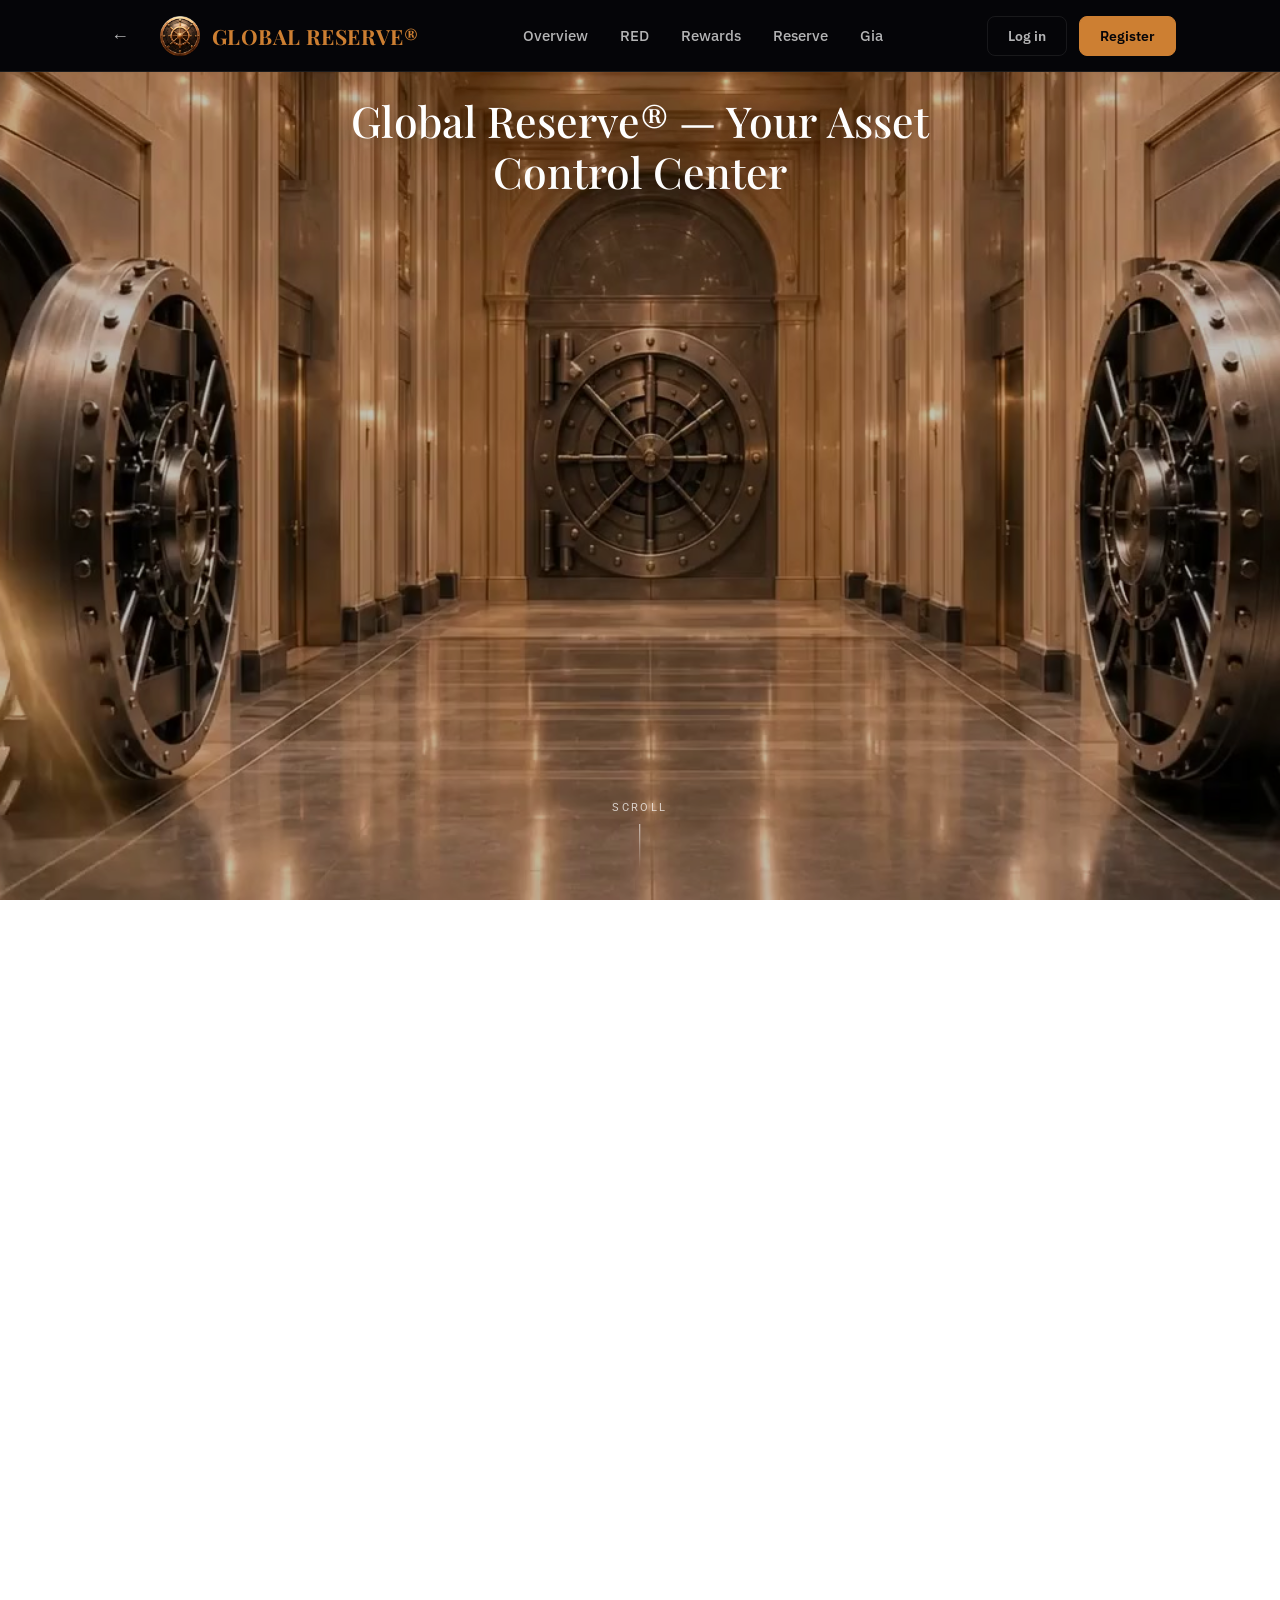
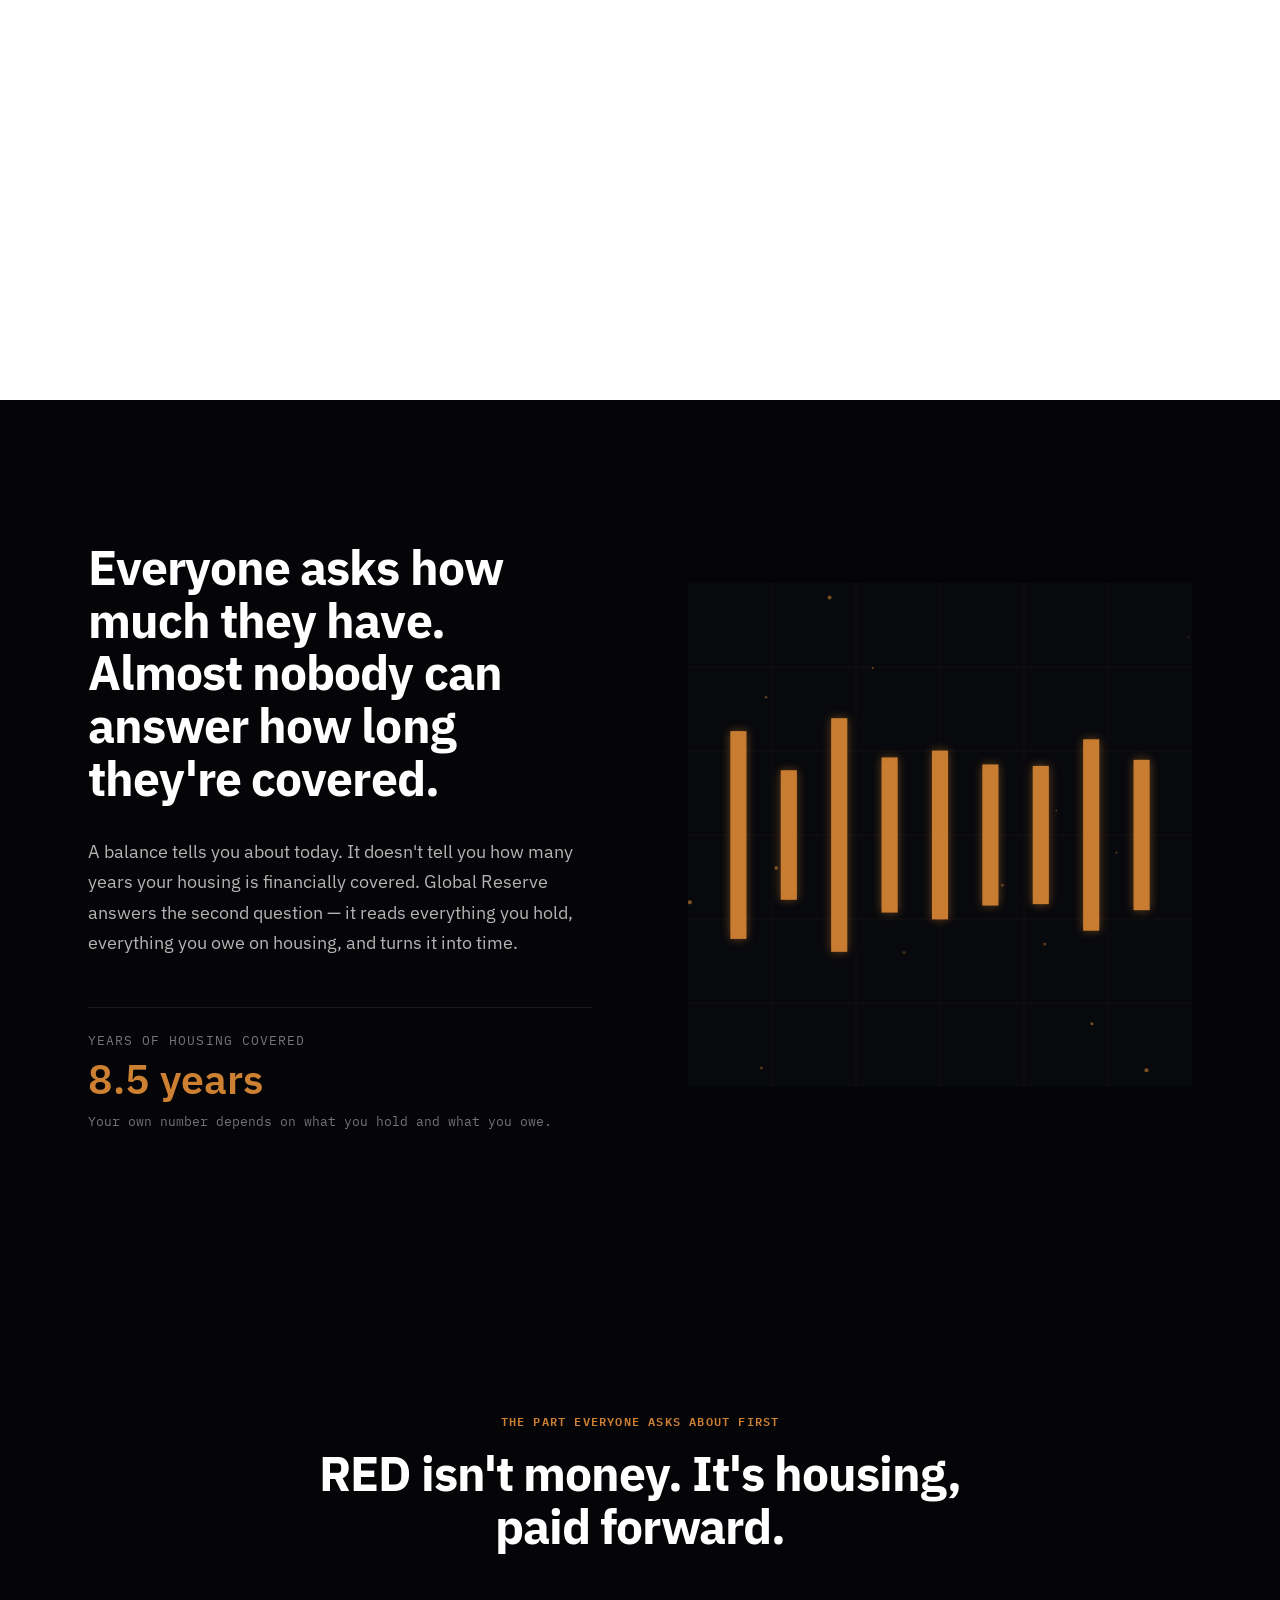
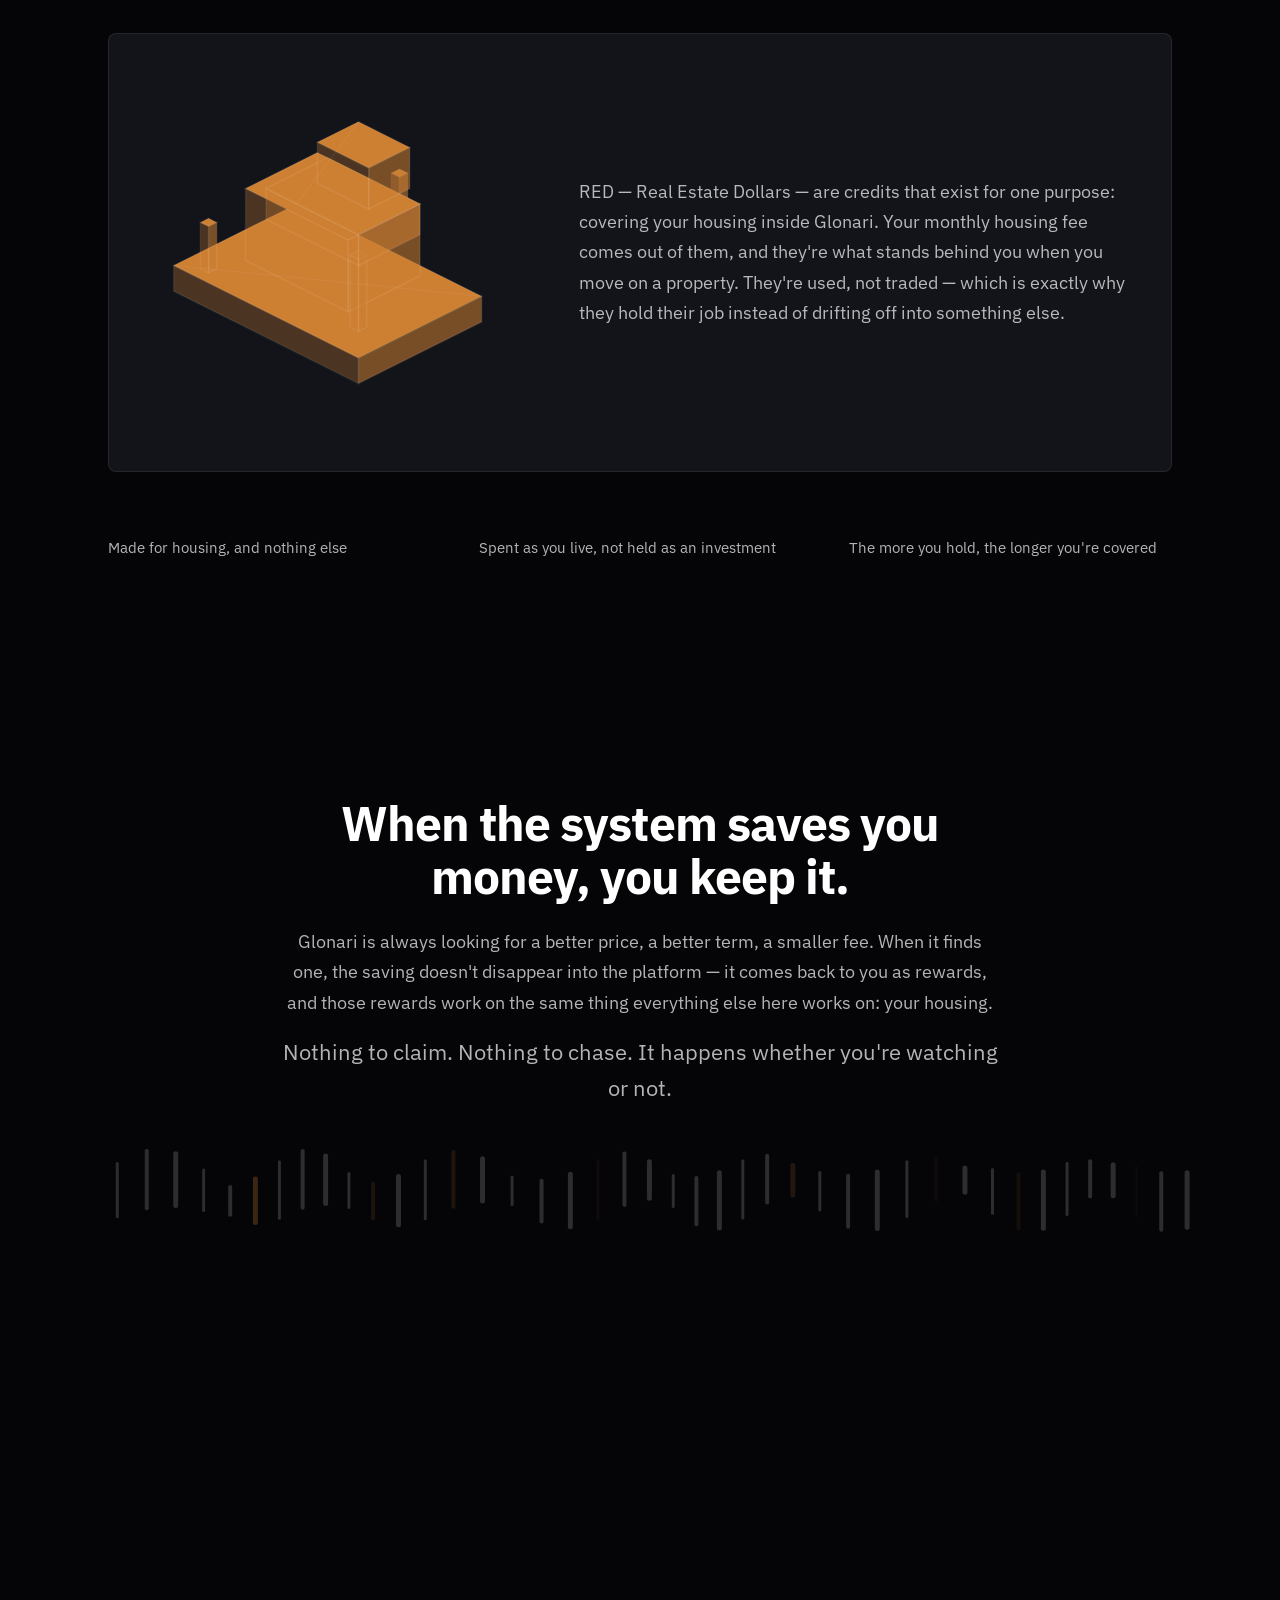
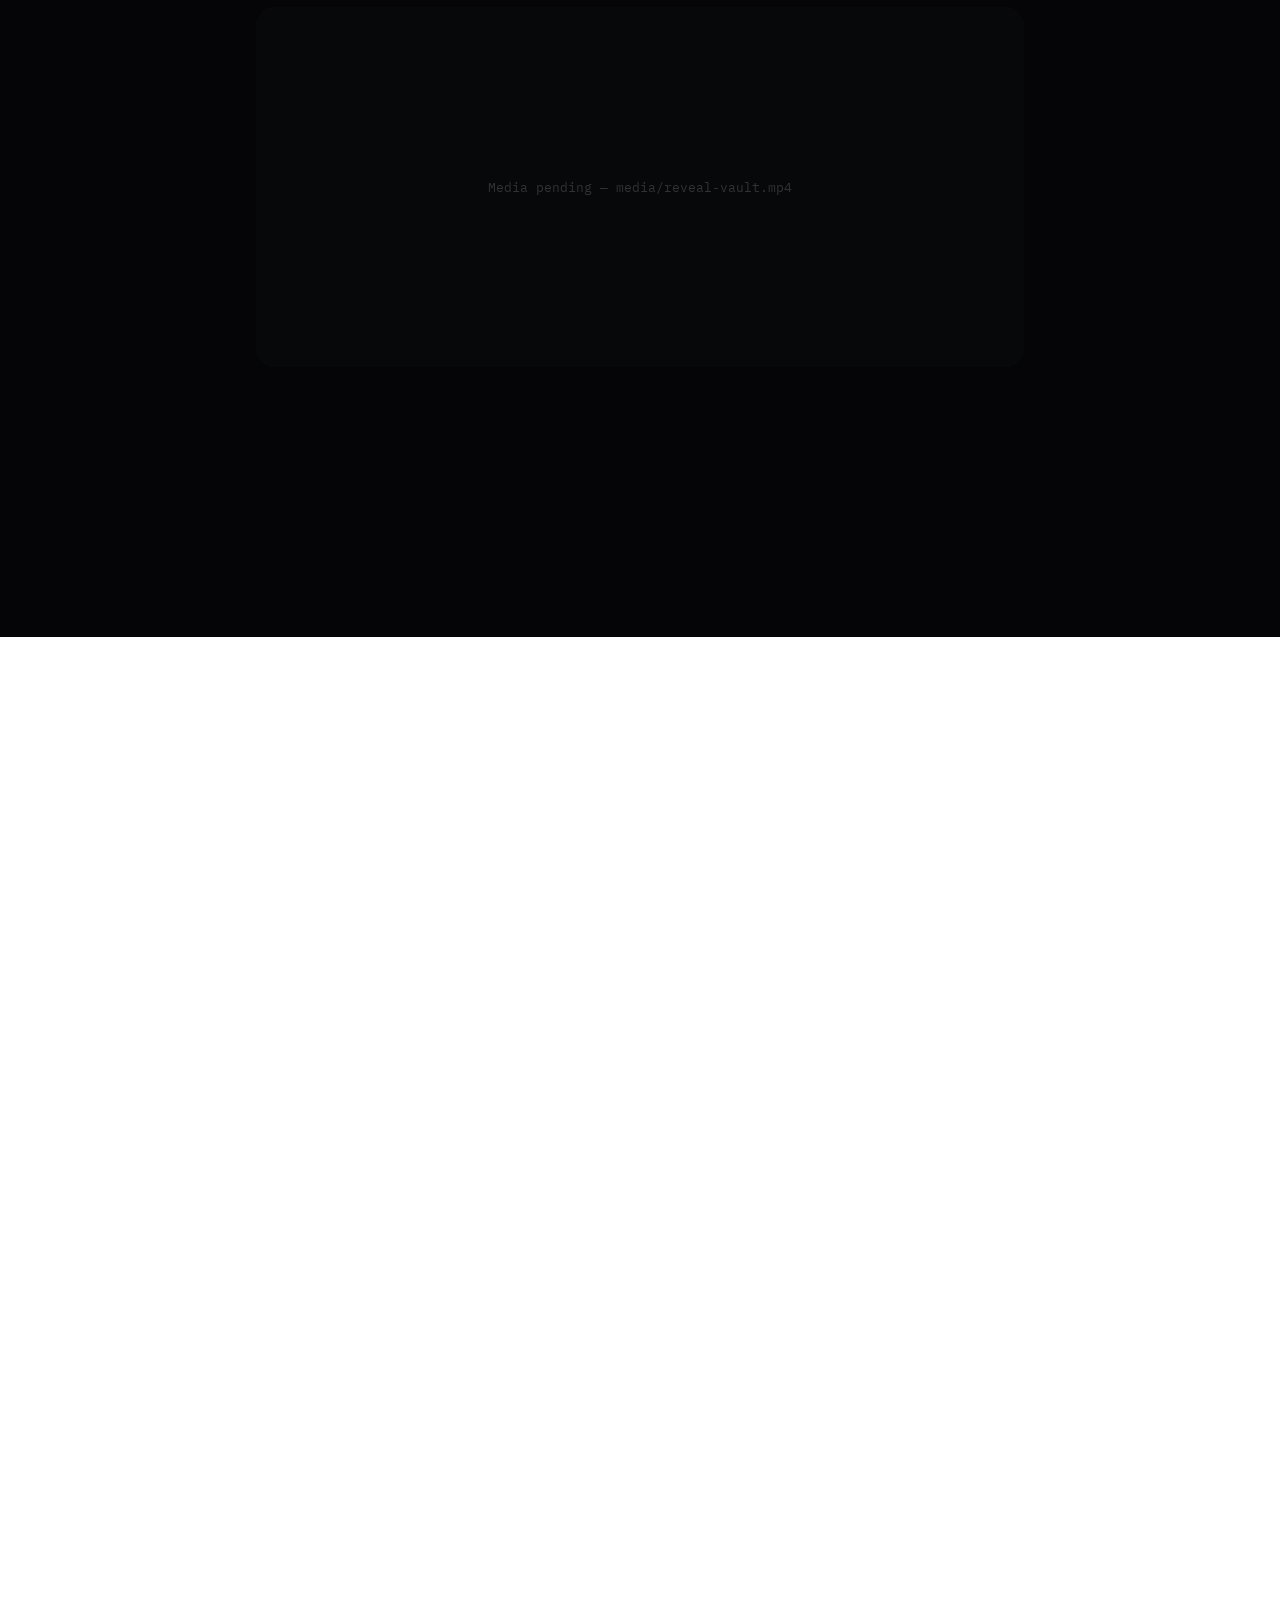
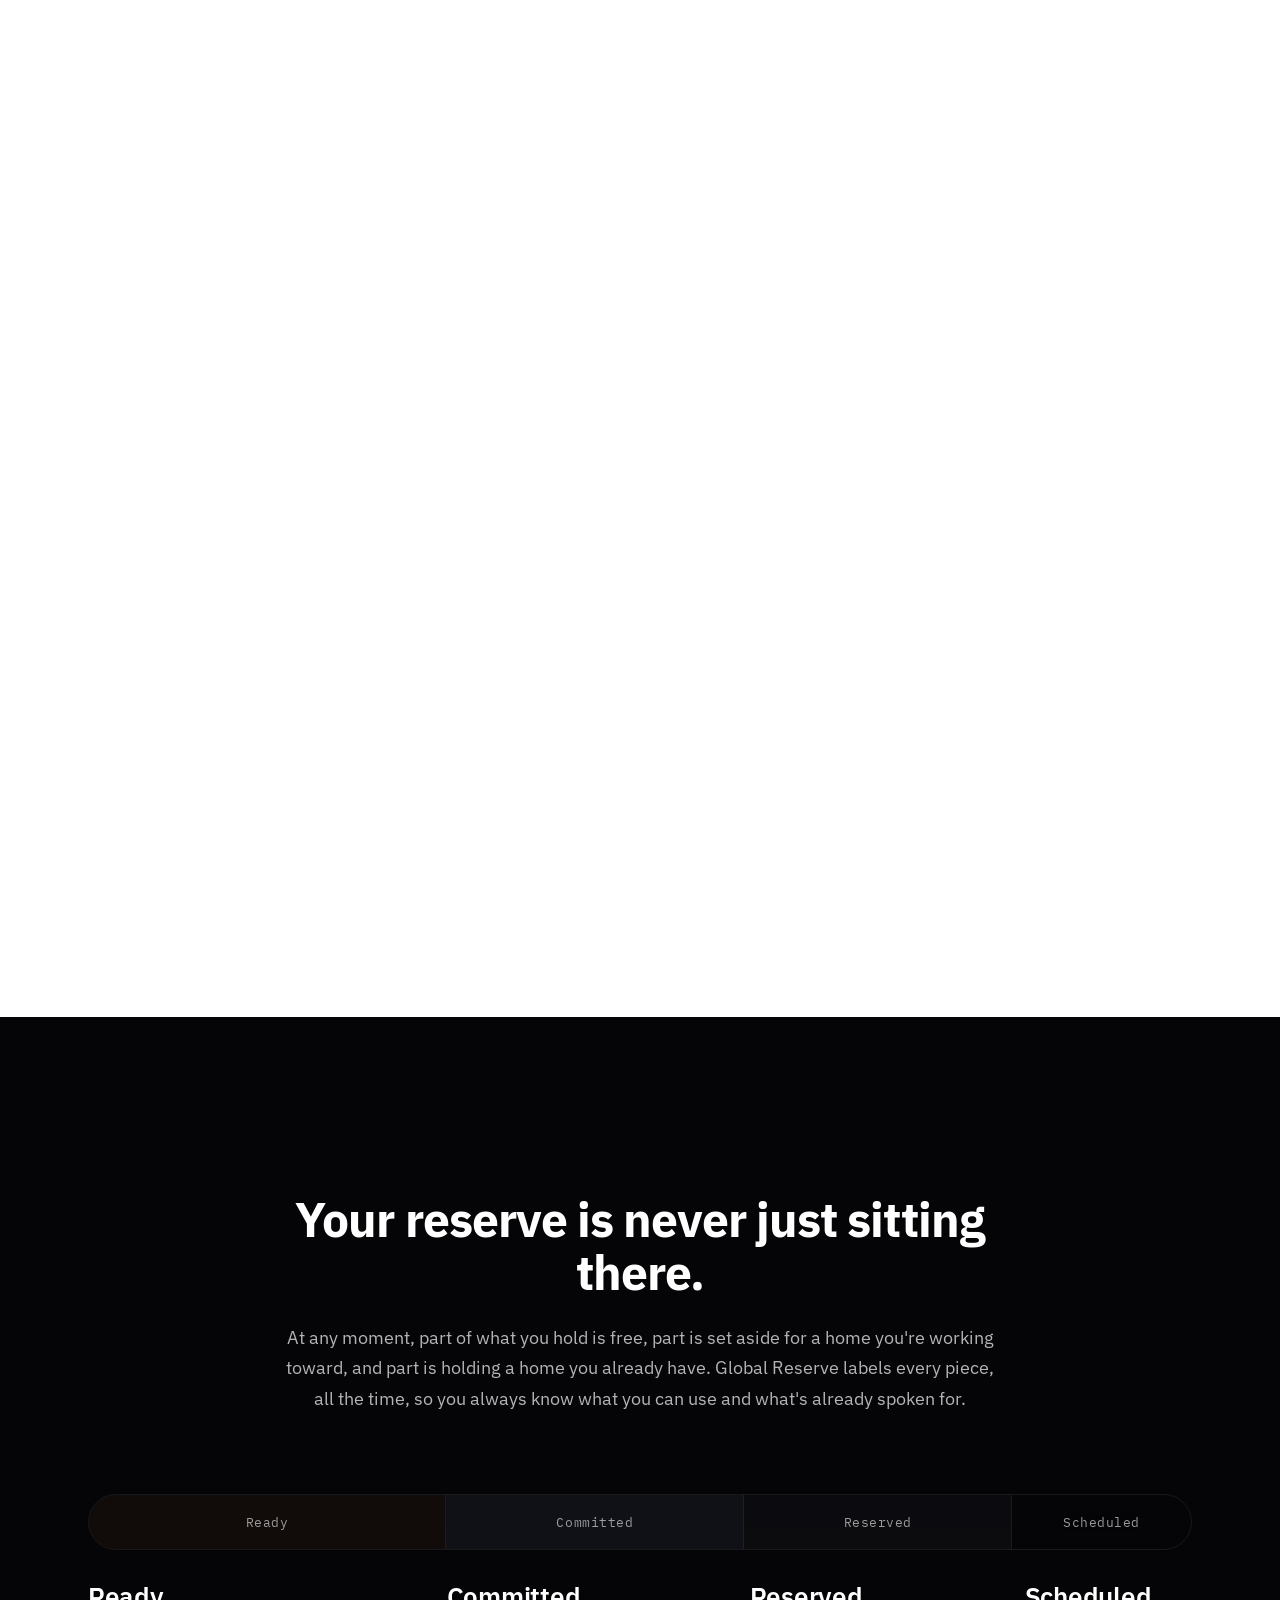
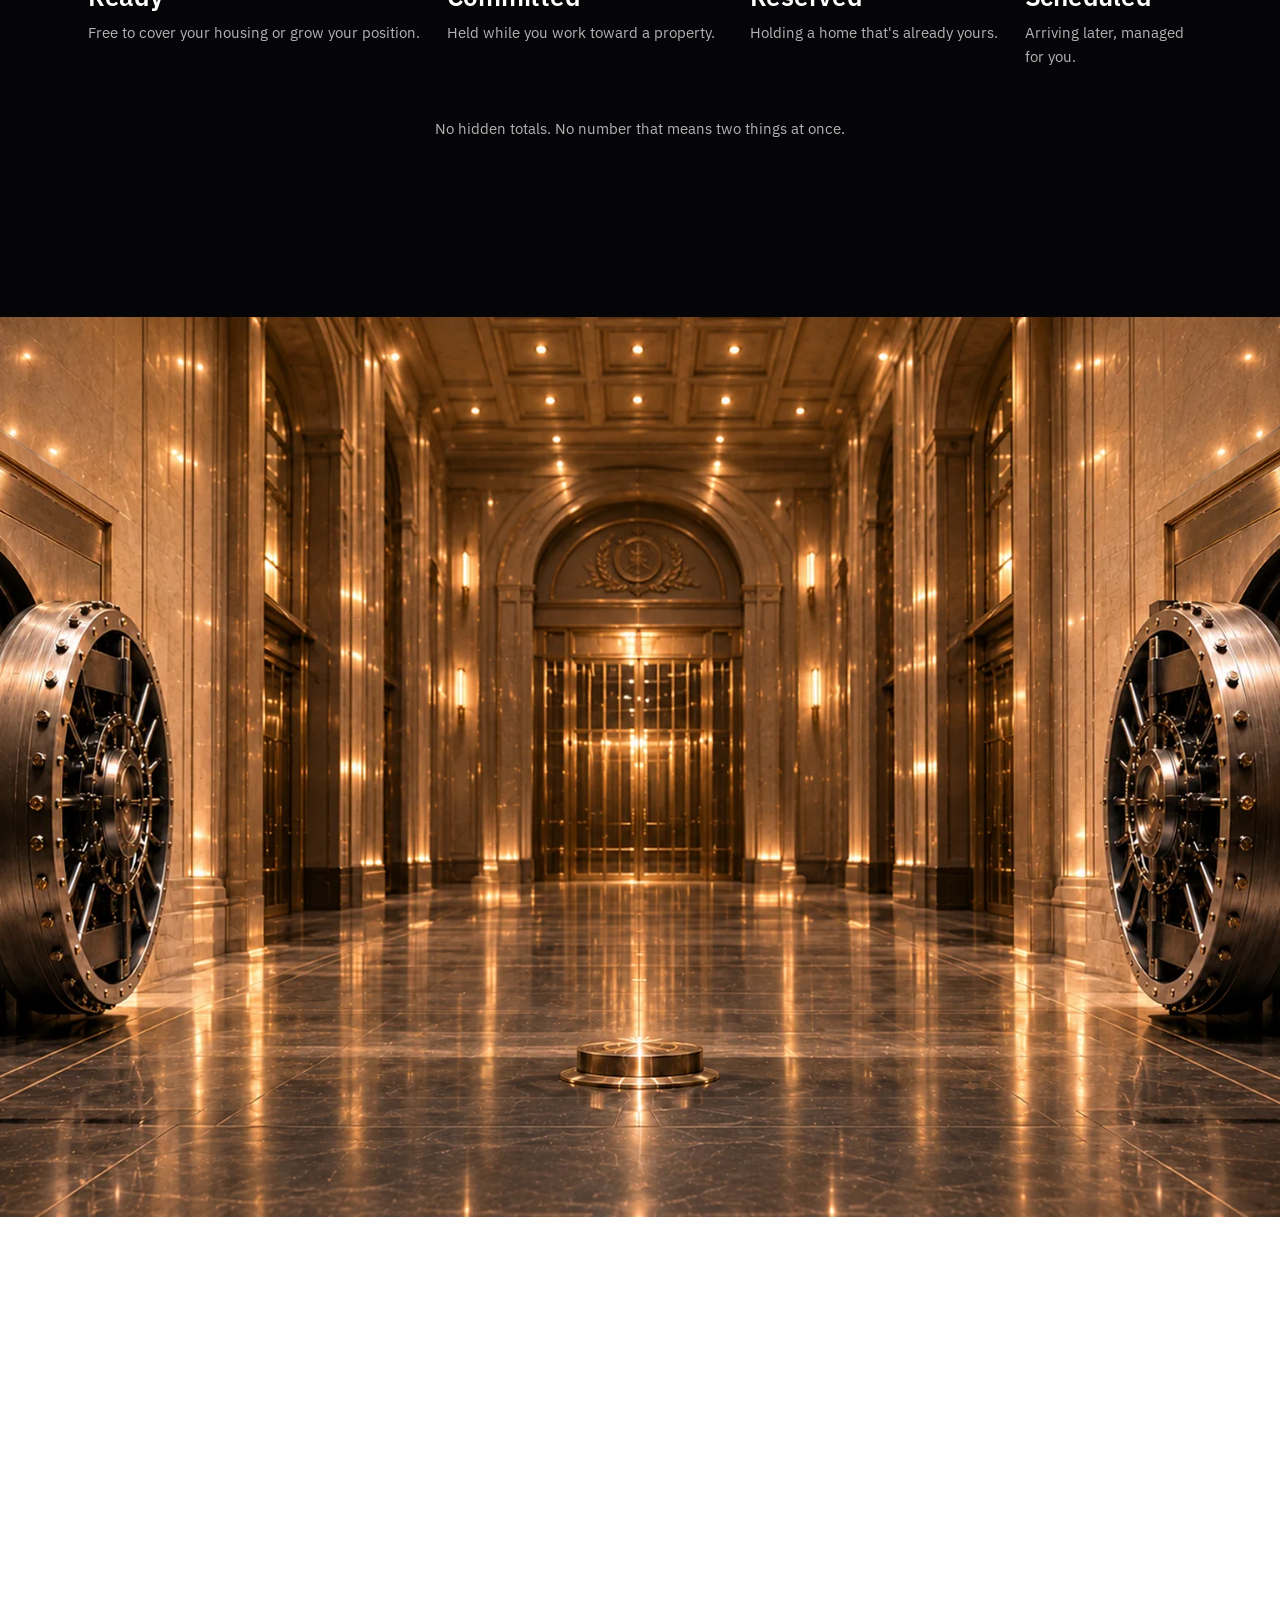
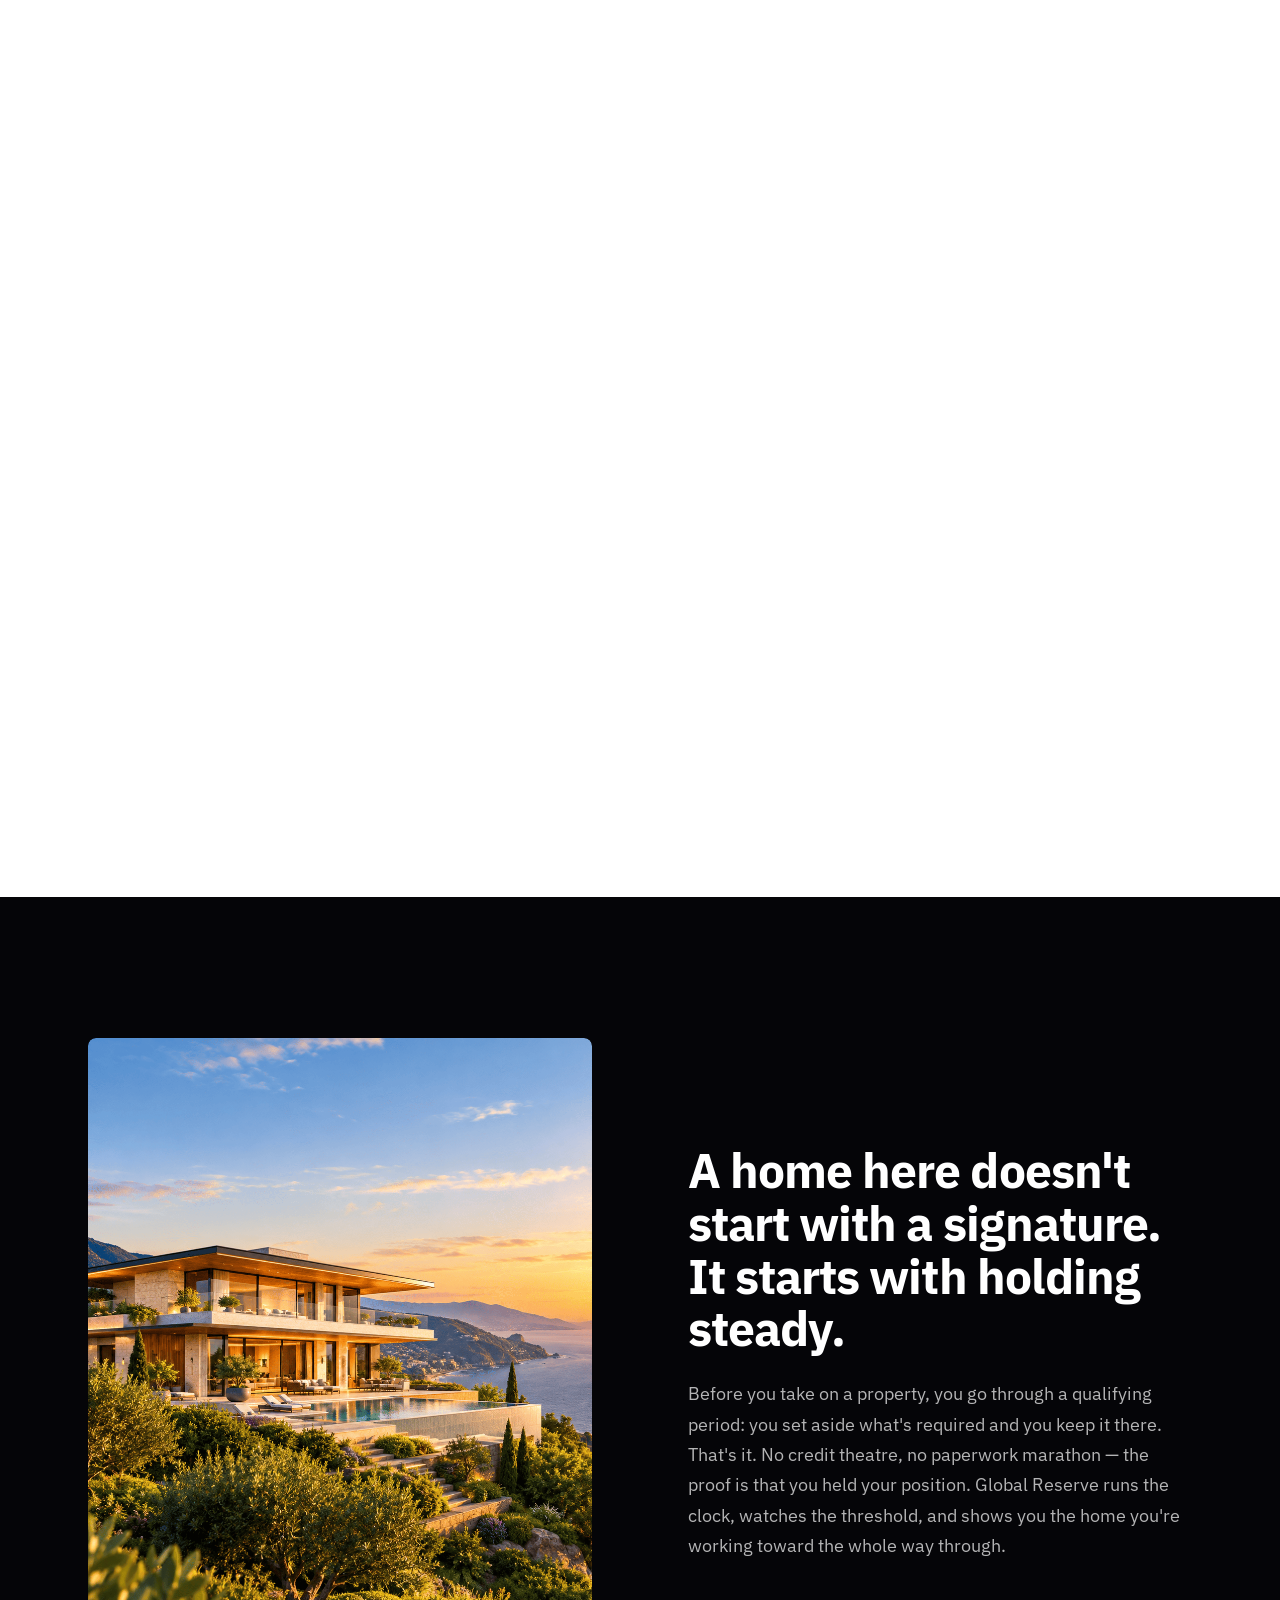
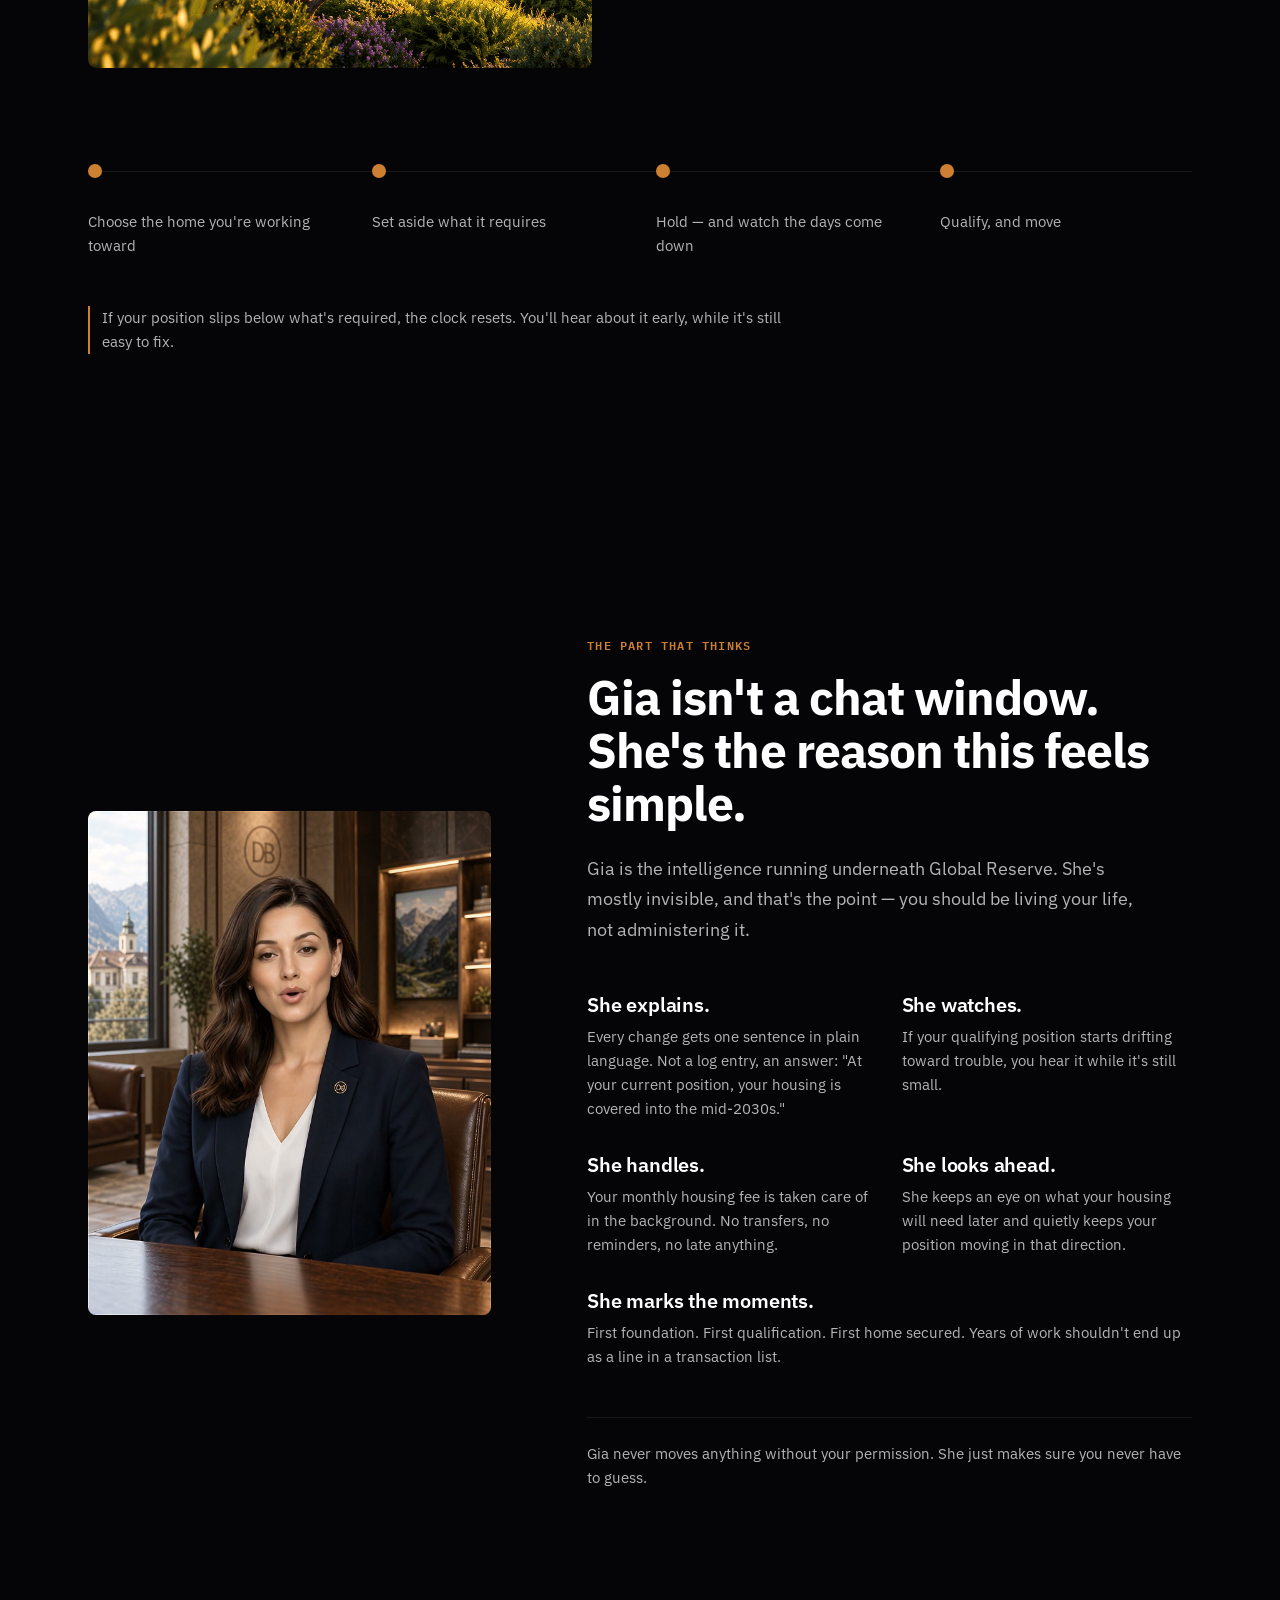
<file: global-reserve/index.html>
<!DOCTYPE html>
<html lang="en">
<head>
  <meta charset="UTF-8">
  <meta name="viewport" content="width=device-width, initial-scale=1.0">
  <title>GLOBAL RESERVE</title>
  <link rel="preconnect" href="https://fonts.googleapis.com">
  <link rel="preconnect" href="https://fonts.gstatic.com" crossorigin>
  <link href="https://fonts.googleapis.com/css2?family=Playfair+Display:wght@500;700&family=IBM+Plex+Sans:wght@400;500;600;700&family=IBM+Plex+Mono:wght@400;500;600&family=Roboto:wght@400;500;600&display=swap" rel="stylesheet">
  <link rel="stylesheet" href="css/tokens.css">
  <link rel="stylesheet" href="css/base.css">
  <link rel="stylesheet" href="css/screens.css">
  <link rel="stylesheet" href="css/reserve-hologram.css">
  <link rel="stylesheet" href="css/site-shell.css">
  <!-- Dark entry veil for the hand-off from the Digital Banker atrium
     (digital-banker/atrium/index.html, whose own #veil is the same #1c1005).
     Replaced the former golden #light-flash (lobby hand-off) on 2026-10-01.
     Inline in <head>, not a linked stylesheet or a JS-added class, so the
     very first paint is already fully opaque — no flash-of-unstyled-content
     gap. Not part of Screen 1: a separate full-viewport layer above
     everything on the page, including .site-header (z-index 2000 vs. its
     1000), so it does not touch the Screen-1-locked markup/CSS/JS this
     project's CLAUDE.md protects. -->
  <style>
    #entry-veil{
      position:fixed;
      inset:0;
      z-index:2000;
      opacity:1;
      pointer-events:none;
      background:#1c1005;
    }
  </style>
</head>
<body>

  <div id="entry-veil" aria-hidden="true"></div>
  <script>
    // Lifts the dark entry veil above once the header/video poster/text
    // underneath have had a moment to render, so the page is revealed in
    // one smooth move instead of a hard cut. Independent of js/scrub.js
    // (Screen 1, locked) and js/site-shell.js.
    (function () {
      var VEIL_HOLD_MS = 90;
      var VEIL_OUT_MS = 300;
      var el = document.getElementById('entry-veil');
      if (!el) return;
      var reduceMotion = window.matchMedia('(prefers-reduced-motion: reduce)').matches;
      window.setTimeout(function () {
        el.style.transition = reduceMotion ? 'none' : 'opacity ' + VEIL_OUT_MS + 'ms ease-out';
        el.style.opacity = '0';
        window.setTimeout(function () { el.remove(); }, reduceMotion ? 0 : VEIL_OUT_MS);
      }, reduceMotion ? 0 : VEIL_HOLD_MS);
    })();
  </script>

  <!-- Global site shell — fixed header, mobile menu, registration and login dialogs -->
  <header class="site-header">
    <div class="container site-header__inner">

      <a class="site-header__back" href="../digital-banker/atrium/index.html" aria-label="Back to Digital Banker atrium">&larr;</a>

      <a class="site-header__brand" href="#screen-1">
        <img src="media/logo/gr-emblem.png" alt="" aria-hidden="true" class="site-header__emblem">
        <span class="site-header__wordmark">GLOBAL RESERVE®</span>
      </a>

      <nav class="site-header__nav" aria-label="Primary navigation">
        <ul class="site-header__nav-list">
          <li><a href="#screen-2">Overview</a></li>
          <li><a href="#screen-3">RED</a></li>
          <li><a href="#screen-4">Rewards</a></li>
          <li><a href="#screen-5-5">Reserve</a></li>
          <li><a href="#screen-7">Gia</a></li>
        </ul>
      </nav>

      <div class="site-header__actions">
        <button type="button" class="site-header__btn site-header__btn--login" data-open-dialog="login-dialog">Log in</button>
        <button type="button" class="site-header__btn site-header__btn--register" data-open-dialog="register-dialog">Register</button>
      </div>

      <button type="button" class="site-header__hamburger" aria-label="Open menu" aria-expanded="false" aria-controls="site-mobile-menu">
        <span class="site-header__hamburger-line" aria-hidden="true"></span>
        <span class="site-header__hamburger-line" aria-hidden="true"></span>
        <span class="site-header__hamburger-line" aria-hidden="true"></span>
      </button>

    </div>

    <div class="site-mobile-menu" id="site-mobile-menu" hidden>
      <nav class="site-mobile-menu__nav" aria-label="Mobile navigation">
        <ul>
          <li><a href="#screen-2">Overview</a></li>
          <li><a href="#screen-3">RED</a></li>
          <li><a href="#screen-4">Rewards</a></li>
          <li><a href="#screen-5-5">Reserve</a></li>
          <li><a href="#screen-7">Gia</a></li>
        </ul>
      </nav>
      <div class="site-mobile-menu__actions">
        <button type="button" class="site-header__btn site-header__btn--login" data-open-dialog="login-dialog">Log in</button>
        <button type="button" class="site-header__btn site-header__btn--register" data-open-dialog="register-dialog">Register</button>
      </div>
    </div>
  </header>

  <dialog class="site-dialog" id="register-dialog" aria-labelledby="register-dialog-title">
    <button type="button" class="site-dialog__close" data-close-dialog aria-label="Close registration dialog">
      <svg viewBox="0 0 24 24" width="18" height="18" fill="none" stroke="currentColor" stroke-width="1.8" stroke-linecap="round" aria-hidden="true" focusable="false">
        <line x1="4" y1="4" x2="20" y2="20"></line>
        <line x1="20" y1="4" x2="4" y2="20"></line>
      </svg>
    </button>
    <h2 class="site-dialog__title" id="register-dialog-title">Create your account</h2>
    <form class="site-dialog__form" id="register-form" novalidate>
      <div class="site-dialog__field">
        <label for="register-name">Full name</label>
        <input type="text" id="register-name" name="name" required autocomplete="name">
      </div>
      <div class="site-dialog__field">
        <label for="register-email">Email</label>
        <input type="email" id="register-email" name="email" required autocomplete="email">
      </div>
      <div class="site-dialog__field">
        <label for="register-password">Password</label>
        <input type="password" id="register-password" name="password" required minlength="8" autocomplete="new-password">
      </div>
      <div class="site-dialog__field">
        <label for="register-confirm-password">Confirm password</label>
        <input type="password" id="register-confirm-password" name="confirm-password" required minlength="8" autocomplete="new-password" aria-describedby="register-password-error">
        <p class="site-dialog__error" id="register-password-error" role="alert" hidden>Passwords do not match.</p>
      </div>
      <div class="site-dialog__checkbox-field">
        <input type="checkbox" id="register-agree" name="agree" required>
        <label for="register-agree">I agree to the <a href="#" class="placeholder-link">Terms</a> and <a href="#" class="placeholder-link">Privacy Policy</a></label>
      </div>
      <button type="submit" class="site-dialog__submit">Create Account</button>
      <p class="site-dialog__result" id="register-result" role="status" hidden>Form validated successfully. No account has been created.</p>
    </form>
  </dialog>

  <dialog class="site-dialog" id="login-dialog" aria-labelledby="login-dialog-title">
    <button type="button" class="site-dialog__close" data-close-dialog aria-label="Close login dialog">
      <svg viewBox="0 0 24 24" width="18" height="18" fill="none" stroke="currentColor" stroke-width="1.8" stroke-linecap="round" aria-hidden="true" focusable="false">
        <line x1="4" y1="4" x2="20" y2="20"></line>
        <line x1="20" y1="4" x2="4" y2="20"></line>
      </svg>
    </button>
    <h2 class="site-dialog__title" id="login-dialog-title">Log in</h2>
    <form class="site-dialog__form" id="login-form" novalidate>
      <div class="site-dialog__field">
        <label for="login-email">Email</label>
        <input type="email" id="login-email" name="email" required autocomplete="email">
      </div>
      <div class="site-dialog__field">
        <label for="login-password">Password</label>
        <input type="password" id="login-password" name="password" required autocomplete="current-password">
      </div>
      <button type="submit" class="site-dialog__submit">Log in</button>
      <p class="site-dialog__result" id="login-result" role="status" hidden>Demo only. Sign-in is not connected yet.</p>
    </form>
  </dialog>

  <!-- Screen 1 — Hero. Scroll-driven video with per-word text animation. -->
  <section id="screen-1" data-screen="hero" class="section-performance">
    <div class="chapters-wrapper">
      <div class="chapters">

        <!-- Video is loaded via JS as a blob for guaranteed full buffering -->
        <div class="video-container">
          <video id="scrub-video" muted playsinline poster="media/hero-vault-poster.jpg"></video>
        </div>

        <!-- Text overlays for the Global Reserve screen, timed to video progress -->
        <div class="text-overlay">
          <div class="text-block text-block-1" id="text-block-1">
            <p>Global Reserve® — Your Asset Control Center</p>
          </div>
          <div class="text-block text-block-2" id="text-block-2">
            <p>Think of it as the smart hub behind your Glonari participation — one place that tracks your housing payments, rewards, and reserves, so you don't have to juggle them yourself.</p>
          </div>

          <!-- Scroll hint (Section 5.1) -- was specified but never actually
               implemented. Added now using the same fixed visual language
               and progress-based fade as digital-banker/gia/index.html's
               own .cue, opacity driven from this screen's own local scroll
               progress (js/scrub.js's getProgress(), scoped to
               .chapters-wrapper) rather than the whole 10-screen page. -->
          <div class="scroll-cue" id="scroll-cue" aria-hidden="true">
            <span>Scroll</span>
            <span class="scroll-cue__line"></span>
          </div>
        </div>

      </div>
    </div>
  </section>

  <!-- Screen 2 — The Question -->
  <section id="screen-2" data-screen="question">
    <div class="container screen-question__container">

      <div class="screen-question__text">
        <h2 class="screen-question__heading">Everyone asks how much they have.<br>Almost nobody can answer how long they're covered.</h2>
        <p class="screen-question__body">A balance tells you about today. It doesn't tell you how many years your housing is financially covered. Global Reserve answers the second question — it reads everything you hold, everything you owe on housing, and turns it into time.</p>
        <div class="screen-question__stat">
          <p class="screen-question__stat-label">Years of housing covered</p>
          <p class="screen-question__stat-value">8.5 years</p>
          <p class="screen-question__caption">Your own number depends on what you hold and what you owe.</p>
        </div>
      </div>

      <div class="media-slot screen-question__media" data-slot="--media-question" aria-hidden="true">
        <canvas class="screen-question__canvas" aria-hidden="true"></canvas>
      </div>

    </div>
  </section>

  <!-- Screen 3 — What RED actually is -->
  <section id="screen-3" data-screen="red">
    <div class="container screen-red__container">

      <div class="screen-red__header">
        <p class="screen-red__eyebrow">THE PART EVERYONE ASKS ABOUT FIRST</p>
        <h2 class="screen-red__heading">RED isn't money. It's housing, paid forward.</h2>
      </div>

      <div class="screen-red__card">
        <div class="media-slot screen-red__media" data-slot="--media-red" aria-hidden="true">
          <svg class="screen-red__illustration" viewBox="0 0 800 800" aria-hidden="true" focusable="false">
            <g transform="translate(400,400) scale(1.1) translate(-400,-495)">

              <!-- foundation platform -->
              <polygon class="screen-red__face screen-red__face--left" points="100,570 460,750 460,700 100,520" />
              <polygon class="screen-red__face screen-red__face--right" points="700,630 460,750 460,700 700,580" />
              <polygon class="screen-red__face screen-red__face--top" points="340,400 700,580 460,700 100,520" />

              <!-- corner support post -->
              <polygon class="screen-red__face screen-red__face--left" points="152,526 168,534 168,444 152,436" />
              <polygon class="screen-red__face screen-red__face--right" points="184,526 168,534 168,444 184,436" />
              <polygon class="screen-red__face screen-red__face--top" points="168,428 184,436 168,444 152,436" />

              <!-- core volume -->
              <polygon class="screen-red__face screen-red__face--left" points="240,510 440,610 440,470 240,370" />
              <polygon class="screen-red__face screen-red__face--right" points="580,540 440,610 440,470 580,400" />
              <polygon class="screen-red__face screen-red__face--top" points="380,300 580,400 440,470 240,370" />

              <!-- back support post -->
              <polygon class="screen-red__face screen-red__face--left" points="524,400 540,408 540,348 524,340" />
              <polygon class="screen-red__face screen-red__face--right" points="556,400 540,408 540,348 556,340" />
              <polygon class="screen-red__face screen-red__face--top" points="540,332 556,340 540,348 524,340" />

              <!-- cantilever support post -->
              <polygon class="screen-red__face screen-red__face--left" points="444,640 460,648 460,508 444,500" />
              <polygon class="screen-red__face screen-red__face--right" points="476,640 460,648 460,508 476,500" />
              <polygon class="screen-red__face screen-red__face--top" points="460,492 476,500 460,508 444,500" />

              <!-- cantilevered slab -->
              <polygon class="screen-red__face screen-red__face--left" points="280,430 460,520 460,460 280,370" />
              <polygon class="screen-red__face screen-red__face--right" points="580,460 460,520 460,460 580,400" />
              <polygon class="screen-red__face screen-red__face--top" points="400,310 580,400 460,460 280,370" />

              <!-- top cap -->
              <polygon class="screen-red__face screen-red__face--left" points="380,360 480,410 480,330 380,280" />
              <polygon class="screen-red__face screen-red__face--right" points="560,370 480,410 480,330 560,290" />
              <polygon class="screen-red__face screen-red__face--top" points="460,240 560,290 480,330 380,280" />

              <!-- assembly guides -->
              <line class="screen-red__guide" x1="340" y1="400" x2="460" y2="240" />
              <line class="screen-red__guide" x1="100" y1="520" x2="700" y2="580" />

            </g>
          </svg>
        </div>
        <p class="screen-red__body">RED — Real Estate Dollars — are credits that exist for one purpose: covering your housing inside Glonari. Your monthly housing fee comes out of them, and they're what stands behind you when you move on a property. They're used, not traded — which is exactly why they hold their job instead of drifting off into something else.</p>
      </div>

      <div class="screen-red__lines">
        <p class="screen-red__line">Made for housing, and nothing else</p>
        <p class="screen-red__line">Spent as you live, not held as an investment</p>
        <p class="screen-red__line">The more you hold, the longer you're covered</p>
      </div>

    </div>
  </section>

  <!-- Screen 4 — Rewards -->
  <section id="screen-4" data-screen="rewards">
    <div class="container screen-rewards__container">

      <h2 class="screen-rewards__heading">When the system saves you money, you keep it.</h2>
      <p class="screen-rewards__body">Glonari is always looking for a better price, a better term, a smaller fee. When it finds one, the saving doesn't disappear into the platform — it comes back to you as rewards, and those rewards work on the same thing everything else here works on: your housing.</p>
      <p class="screen-rewards__lead">Nothing to claim. Nothing to chase. It happens whether you're watching or not.</p>

      <div class="media-slot screen-rewards__strip" data-slot="--media-counter" aria-hidden="true">
        <canvas class="screen-rewards__canvas" aria-hidden="true"></canvas>
      </div>

    </div>
  </section>

  <!-- Screen 4.5 — scroll-controlled video reveal (Section 5.4a) -->
  <section id="screen-4-5" data-screen="reveal" class="section-performance">
    <div class="reveal-wrapper">
      <div class="reveal-sticky">
        <div class="reveal-frame">
          <video class="reveal-video" src="media/reveal-vault.mp4" autoplay muted loop playsinline preload="auto" aria-hidden="true"></video>
          <div class="reveal-fallback" data-slot="--media-reveal" aria-hidden="true" hidden>
            <p>Media pending — media/reveal-vault.mp4</p>
          </div>
          <div class="reveal-overlay" aria-hidden="true"></div>
        </div>
        <div class="reveal-text">
          <h2 class="reveal-headline">This is what it's all for.</h2>
        </div>
      </div>
    </div>
  </section>

  <!-- Screen 5 — What your reserve is doing right now -->
  <section id="screen-5" data-screen="states">
    <div class="container screen-states__container">

      <div class="screen-states__header">
        <h2 class="screen-states__heading">Your reserve is never just sitting there.</h2>
        <p class="screen-states__body">At any moment, part of what you hold is free, part is set aside for a home you're working toward, and part is holding a home you already have. Global Reserve labels every piece, all the time, so you always know what you can use and what's already spoken for.</p>
      </div>

      <div class="state-bar" aria-hidden="true">
        <div class="state-bar__segment state-bar__segment--ready">
          <span class="state-bar__label">Ready</span>
        </div>
        <div class="state-bar__segment state-bar__segment--committed">
          <span class="state-bar__label">Committed</span>
        </div>
        <div class="state-bar__segment state-bar__segment--reserved">
          <span class="state-bar__label">Reserved</span>
        </div>
        <div class="state-bar__segment state-bar__segment--scheduled">
          <span class="state-bar__label">Scheduled</span>
        </div>
      </div>

      <div class="screen-states__columns">
        <div class="screen-states__column">
          <p class="screen-states__column-title">Ready</p>
          <p class="screen-states__column-text">Free to cover your housing or grow your position.</p>
        </div>
        <div class="screen-states__column">
          <p class="screen-states__column-title">Committed</p>
          <p class="screen-states__column-text">Held while you work toward a property.</p>
        </div>
        <div class="screen-states__column">
          <p class="screen-states__column-title">Reserved</p>
          <p class="screen-states__column-text">Holding a home that's already yours.</p>
        </div>
        <div class="screen-states__column">
          <p class="screen-states__column-title">Scheduled</p>
          <p class="screen-states__column-text">Arriving later, managed for you.</p>
        </div>
      </div>

      <p class="screen-states__closing">No hidden totals. No number that means two things at once.</p>

    </div>
  </section>

  <!-- Screen 5.5 — Reserve Hologram in the Vault (Section 5.5a)
       Design-system exception: the internal panel below is a near-literal
       transplant of references/reserve-hologram-panel-source/ (structure,
       geometry, colors, Roboto type, and decorative assets) per the current
       task's explicit, scoped exception in GLOBAL-RESERVE-DESIGN-SYSTEM.md.
       Nothing outside this panel uses Roboto or these coordinates. -->
  <section id="screen-5-5" data-screen="reserve-demo">
    <div class="reserve-hologram__wrapper">
      <div class="reserve-hologram__sticky">

        <div class="reserve-hologram__bg" aria-hidden="true">
          <img class="reserve-hologram__bg-img" src="media/reserve-hologram-bg.webp" alt="" width="1920" height="1080" loading="lazy">
        </div>

        <!-- Single 1920x1080 scene: background, panel, beam, and glow all
             live in one coordinate space so they crop/scale together like
             one "cover" image and stay pixel-locked to each other. -->
        <div class="reserve-hologram__stage">

          <div class="reserve-hologram__beam" aria-hidden="true">
            <svg class="reserve-hologram__beam-svg" viewBox="0 0 380 90" preserveAspectRatio="none" focusable="false">
              <defs>
                <linearGradient id="rh-beam-fill" x1="0" y1="0" x2="0" y2="90" gradientUnits="userSpaceOnUse">
                  <stop offset="0" stop-color="rgba(130,192,250,0.32)"></stop>
                  <stop offset="1" stop-color="rgba(226,240,255,0.7)"></stop>
                </linearGradient>
                <linearGradient id="rh-beam-core" x1="0" y1="0" x2="0" y2="90" gradientUnits="userSpaceOnUse">
                  <stop offset="0" stop-color="rgba(226,240,255,0.12)"></stop>
                  <stop offset="1" stop-color="rgba(255,255,255,0.9)"></stop>
                </linearGradient>
              </defs>
              <polygon class="reserve-hologram__beam-cone" points="0,0 380,0 208,90 172,90" fill="url(#rh-beam-fill)"></polygon>
              <polygon class="reserve-hologram__beam-core" points="150,0 230,0 198,90 182,90" fill="url(#rh-beam-core)"></polygon>
              <line class="reserve-hologram__beam-edge" x1="0" y1="0" x2="172" y2="90"></line>
              <line class="reserve-hologram__beam-edge" x1="380" y1="0" x2="208" y2="90"></line>
            </svg>
          </div>

          <div class="reserve-hologram__base-glow" aria-hidden="true">
            <div class="reserve-hologram__floor-glow"></div>
            <div class="reserve-hologram__base-bloom"></div>
          </div>

          <div class="reserve-hologram__panel">

            <div class="reserve-hologram__panel-bg" aria-hidden="true">
              <div class="reserve-hologram__panel-bg-glow"></div>
              <div class="reserve-hologram__panel-bg-gradient"></div>
            </div>

            <div class="reserve-hologram__panel-clip">
              <div class="reserve-hologram__panel-container">

                <header class="reserve-hologram__header-block">
                  <div class="reserve-hologram__header-elements" aria-hidden="true">
                    <img src="media/reserve-hologram/header-lines.svg" alt="" class="reserve-hologram__header-lines-img">
                  </div>
                  <div class="reserve-hologram__header-inner">
                    <p class="reserve-hologram__eyebrow">GLOBAL RESERVE®</p>
                    <div class="reserve-hologram__header-text">
                      <h2 class="reserve-hologram__heading">Your reserve at a glance</h2>
                      <p class="reserve-hologram__disclaimer">Example interface — not your account.</p>
                    </div>
                  </div>
                </header>

                <div class="reserve-hologram__general-section">

                  <div class="reserve-hologram__left-states">
                    <div class="reserve-hologram__stat" data-state="ready">
                      <p class="reserve-hologram__stat-label">Ready</p>
                      <p class="reserve-hologram__stat-value">$42,800</p>
                      <p class="reserve-hologram__stat-caption">Free to use today</p>
                    </div>
                    <div class="reserve-hologram__stat" data-state="scheduled">
                      <p class="reserve-hologram__stat-label">Scheduled</p>
                      <p class="reserve-hologram__stat-value">90 days</p>
                      <p class="reserve-hologram__stat-caption">Arriving on its own timeline</p>
                    </div>
                  </div>

                  <div class="reserve-hologram__ring">
                    <div class="reserve-hologram__ring-circle" aria-hidden="true">
                      <img src="media/reserve-hologram/progress-ring.svg" alt="" class="reserve-hologram__ring-img">
                    </div>
                    <div class="reserve-hologram__ring-text">
                      <p class="reserve-hologram__ring-percent">82%</p>
                      <p class="reserve-hologram__ring-label">Ready</p>
                    </div>
                  </div>

                  <div class="reserve-hologram__right-states">
                    <div class="reserve-hologram__stat" data-state="reserved">
                      <p class="reserve-hologram__stat-label">Reserved</p>
                      <p class="reserve-hologram__stat-value">$18,000</p>
                      <p class="reserve-hologram__stat-caption">Holding a home you already have</p>
                    </div>
                    <div class="reserve-hologram__stat" data-state="committed">
                      <p class="reserve-hologram__stat-label">Committed</p>
                      <p class="reserve-hologram__stat-value">78%</p>
                      <p class="reserve-hologram__stat-caption reserve-hologram__stat-caption--narrow">Toward a property you're<br>working on</p>
                    </div>
                  </div>

                  <div class="reserve-hologram__divider reserve-hologram__divider--left" aria-hidden="true">
                    <img src="media/reserve-hologram/divider-lines.svg" alt="" class="reserve-hologram__divider-img">
                  </div>
                  <div class="reserve-hologram__divider reserve-hologram__divider--right" aria-hidden="true">
                    <img src="media/reserve-hologram/divider-lines.svg" alt="" class="reserve-hologram__divider-img">
                  </div>

                </div>

                <footer class="reserve-hologram__footer">
                  <p class="reserve-hologram__footer-text">Explore the example</p>
                  <img src="media/reserve-hologram/footer-underline.svg" alt="" class="reserve-hologram__footer-underline-img">
                </footer>

              </div>
            </div>
          </div>

        </div>

      </div>
    </div>
  </section>

  <!-- Screen 6 — The path to a home -->
  <section id="screen-6" data-screen="path">
    <div class="container screen-path__container">

      <div class="screen-path__split">
        <div class="media-slot screen-path__media" data-slot="--media-home">
          <img class="screen-path__img" src="media/home.png" alt="A modern hillside villa with an infinity pool overlooking the coast at sunset" width="1254" height="1254" loading="lazy">
        </div>

        <div class="screen-path__text">
          <h2 class="screen-path__heading">A home here doesn't start with a signature.<br>It starts with holding steady.</h2>
          <p class="screen-path__body">Before you take on a property, you go through a qualifying period: you set aside what's required and you keep it there. That's it. No credit theatre, no paperwork marathon — the proof is that you held your position. Global Reserve runs the clock, watches the threshold, and shows you the home you're working toward the whole way through.</p>
        </div>
      </div>

      <ol class="screen-path__stepper">
        <li class="screen-path__step">
          <span class="screen-path__step-marker" aria-hidden="true"></span>
          <span class="screen-path__step-label">Choose the home you're working toward</span>
        </li>
        <li class="screen-path__step">
          <span class="screen-path__step-marker" aria-hidden="true"></span>
          <span class="screen-path__step-label">Set aside what it requires</span>
        </li>
        <li class="screen-path__step">
          <span class="screen-path__step-marker" aria-hidden="true"></span>
          <span class="screen-path__step-label">Hold — and watch the days come down</span>
        </li>
        <li class="screen-path__step">
          <span class="screen-path__step-marker" aria-hidden="true"></span>
          <span class="screen-path__step-label">Qualify, and move</span>
        </li>
      </ol>

      <p class="screen-path__note">If your position slips below what's required, the clock resets. You'll hear about it early, while it's still easy to fix.</p>

    </div>
  </section>

  <!-- Screen 7 — Gia -->
  <section id="screen-7" data-screen="gia" class="screen-gia">
    <div class="screen-gia__wrapper">
      <div class="screen-gia__sticky">
        <div class="container screen-gia__container">

          <div class="screen-gia__media">
            <video class="screen-gia__video" src="media/gia.mp4" poster="media/gia-poster.jpg" muted playsinline preload="metadata" aria-hidden="true"></video>
            <div class="screen-gia__messages">
              <p class="screen-gia__message" data-gia-message="1">"Your housing is covered into the mid-2030s."</p>
              <p class="screen-gia__message" data-gia-message="2">"Nothing needs your attention today."</p>
            </div>
          </div>

          <div class="screen-gia__text">
            <p class="screen-gia__eyebrow">THE PART THAT THINKS</p>
            <h2 class="screen-gia__heading">Gia isn't a chat window. She's the reason this feels simple.</h2>
            <p class="screen-gia__body">Gia is the intelligence running underneath Global Reserve. She's mostly invisible, and that's the point — you should be living your life, not administering it.</p>

            <div class="screen-gia__items">
              <div class="screen-gia__item">
                <p class="screen-gia__item-title">She explains.</p>
                <p class="screen-gia__item-text">Every change gets one sentence in plain language. Not a log entry, an answer: "At your current position, your housing is covered into the mid-2030s."</p>
              </div>
              <div class="screen-gia__item">
                <p class="screen-gia__item-title">She watches.</p>
                <p class="screen-gia__item-text">If your qualifying position starts drifting toward trouble, you hear it while it's still small.</p>
              </div>
              <div class="screen-gia__item">
                <p class="screen-gia__item-title">She handles.</p>
                <p class="screen-gia__item-text">Your monthly housing fee is taken care of in the background. No transfers, no reminders, no late anything.</p>
              </div>
              <div class="screen-gia__item">
                <p class="screen-gia__item-title">She looks ahead.</p>
                <p class="screen-gia__item-text">She keeps an eye on what your housing will need later and quietly keeps your position moving in that direction.</p>
              </div>
              <div class="screen-gia__item screen-gia__item--wide">
                <p class="screen-gia__item-title">She marks the moments.</p>
                <p class="screen-gia__item-text">First foundation. First qualification. First home secured. Years of work shouldn't end up as a line in a transaction list.</p>
              </div>
            </div>

            <p class="screen-gia__closing">Gia never moves anything without your permission. She just makes sure you never have to guess.</p>
          </div>

        </div>
      </div>
    </div>
  </section>

  <!-- Screen 8 — Transparency -->
  <section id="screen-8" data-screen="transparency">
    <div class="container">
      <div class="screen-transparency__header">
        <h2 class="screen-transparency__heading">Nothing happens quietly.</h2>
        <p class="screen-transparency__body">Every movement in your reserve is written down the moment it happens, with the date and the reason attached. Not a statement that arrives at the end of the month — a history you can open right now, at two in the morning, for no reason at all.</p>
      </div>
    </div>

    <div class="ticker">
      <div class="ticker__track">
        <ul class="ticker__list">
          <li class="ticker__item">Housing fee covered</li>
          <li class="ticker__item">Rewards earned</li>
          <li class="ticker__item">Position committed</li>
          <li class="ticker__item">Qualification started</li>
          <li class="ticker__item">Qualification complete</li>
          <li class="ticker__item">Home reserved</li>
          <li class="ticker__item ticker__item--repeat" aria-hidden="true">Housing fee covered</li>
          <li class="ticker__item ticker__item--repeat" aria-hidden="true">Rewards earned</li>
          <li class="ticker__item ticker__item--repeat" aria-hidden="true">Position committed</li>
          <li class="ticker__item ticker__item--repeat" aria-hidden="true">Qualification started</li>
          <li class="ticker__item ticker__item--repeat" aria-hidden="true">Qualification complete</li>
          <li class="ticker__item ticker__item--repeat" aria-hidden="true">Home reserved</li>
        </ul>
        <ul class="ticker__list" aria-hidden="true">
          <li class="ticker__item">Housing fee covered</li>
          <li class="ticker__item">Rewards earned</li>
          <li class="ticker__item">Position committed</li>
          <li class="ticker__item">Qualification started</li>
          <li class="ticker__item">Qualification complete</li>
          <li class="ticker__item">Home reserved</li>
          <li class="ticker__item ticker__item--repeat">Housing fee covered</li>
          <li class="ticker__item ticker__item--repeat">Rewards earned</li>
          <li class="ticker__item ticker__item--repeat">Position committed</li>
          <li class="ticker__item ticker__item--repeat">Qualification started</li>
          <li class="ticker__item ticker__item--repeat">Qualification complete</li>
          <li class="ticker__item ticker__item--repeat">Home reserved</li>
        </ul>
      </div>
    </div>
  </section>

  <!-- Screen 10 — CTA -->
  <section id="screen-10" data-screen="cta">
    <video class="screen-cta__video" src="media/cta-vault.mp4" autoplay muted loop playsinline preload="metadata" poster="media/cta-vault-poster.jpg" aria-hidden="true" tabindex="-1"></video>
    <div class="screen-cta__overlay" aria-hidden="true"></div>

    <div class="container screen-cta__container">
      <h2 class="screen-cta__heading">You don't need a plan yet.<br>You just need to see where you stand.</h2>
      <p class="screen-cta__body">Open Global Reserve and you'll see how long you're covered, what's already working for you, and what the next step looks like — with Gia already watching the parts you'd rather not think about.</p>
      <div class="screen-cta__actions">
        <a class="screen-cta__btn screen-cta__btn--primary" href="#">Open Your Reserve</a>
        <a class="screen-cta__btn screen-cta__btn--secondary" href="#">Talk to Gia First</a>
      </div>
    </div>
  </section>

  <footer class="site-footer">
    <div class="container site-footer__inner">

      <img class="site-footer__logo" src="media/logo/gr-full-lockup.png" alt="GLOBAL RESERVE® — SECURE TODAY. EMPOWER TOMORROW." width="967" height="245" loading="lazy">

      <nav class="site-footer__nav" aria-label="Footer navigation">
        <ul>
          <li><a href="#screen-2">Overview</a></li>
          <li><a href="#screen-3">RED</a></li>
          <li><a href="#screen-4">Rewards</a></li>
          <li><a href="#screen-5-5">Reserve</a></li>
          <li><a href="#screen-7">Gia</a></li>
          <li><a href="#" class="placeholder-link">Terms</a></li>
          <li><a href="#" class="placeholder-link">Privacy</a></li>
        </ul>
      </nav>

      <div class="site-footer__social">
        <a href="#" class="placeholder-link site-footer__social-link" aria-label="Instagram">
          <svg viewBox="0 0 24 24" width="20" height="20" fill="none" stroke="currentColor" stroke-width="1.6" aria-hidden="true" focusable="false">
            <rect x="3" y="3" width="18" height="18" rx="5"></rect>
            <circle cx="12" cy="12" r="4.2"></circle>
            <circle cx="17.2" cy="6.8" r="0.9" fill="currentColor" stroke="none"></circle>
          </svg>
        </a>
        <a href="#" class="placeholder-link site-footer__social-link" aria-label="LinkedIn">
          <svg viewBox="0 0 24 24" width="20" height="20" fill="currentColor" aria-hidden="true" focusable="false">
            <rect x="3" y="3" width="18" height="18" rx="4" fill="none" stroke="currentColor" stroke-width="1.6"></rect>
            <circle cx="7.5" cy="8" r="1.1"></circle>
            <rect x="6.6" y="10.5" width="1.8" height="7"></rect>
            <path d="M10.8 10.5h1.8v1c.6-.8 1.5-1.2 2.5-1.2 2 0 3 1.3 3 3.7v3.5h-1.8v-3.2c0-1.2-.5-2-1.6-2-.9 0-1.5.6-1.7 1.2-.1.2-.1.5-.1.8v3.2h-1.8v-7z"></path>
          </svg>
        </a>
        <a href="#" class="placeholder-link site-footer__social-link" aria-label="X">
          <svg viewBox="0 0 24 24" width="20" height="20" fill="none" stroke="currentColor" stroke-width="1.8" stroke-linecap="round" aria-hidden="true" focusable="false">
            <line x1="4" y1="4" x2="20" y2="20"></line>
            <line x1="20" y1="4" x2="4" y2="20"></line>
          </svg>
        </a>
        <a href="#" class="placeholder-link site-footer__social-link" aria-label="YouTube">
          <svg viewBox="0 0 24 24" width="20" height="20" fill="none" stroke="currentColor" stroke-width="1.6" aria-hidden="true" focusable="false">
            <rect x="3" y="6" width="18" height="12" rx="3"></rect>
            <path d="M10 9.5L15 12L10 14.5Z" fill="currentColor" stroke="none"></path>
          </svg>
        </a>
      </div>

      <p class="site-footer__legal">Global Reserve is part of the Glonari platform. This page is for product information only and is not a statement of account.</p>
      <p class="site-footer__copyright">© 2026 Global Reserve</p>

    </div>
  </footer>

  <script src="https://cdnjs.cloudflare.com/ajax/libs/gsap/3.12.5/gsap.min.js"></script>
  <script src="js/scrub.js"></script>
  <script src="js/video-reveal.js"></script>
  <script src="js/timescale.js"></script>
  <script src="js/counter.js"></script>
  <script src="js/reserve-hologram.js"></script>
  <script src="js/gia.js"></script>
  <script src="js/ticker.js"></script>
  <script src="js/site-shell.js"></script>
</body>
</html>
</file>
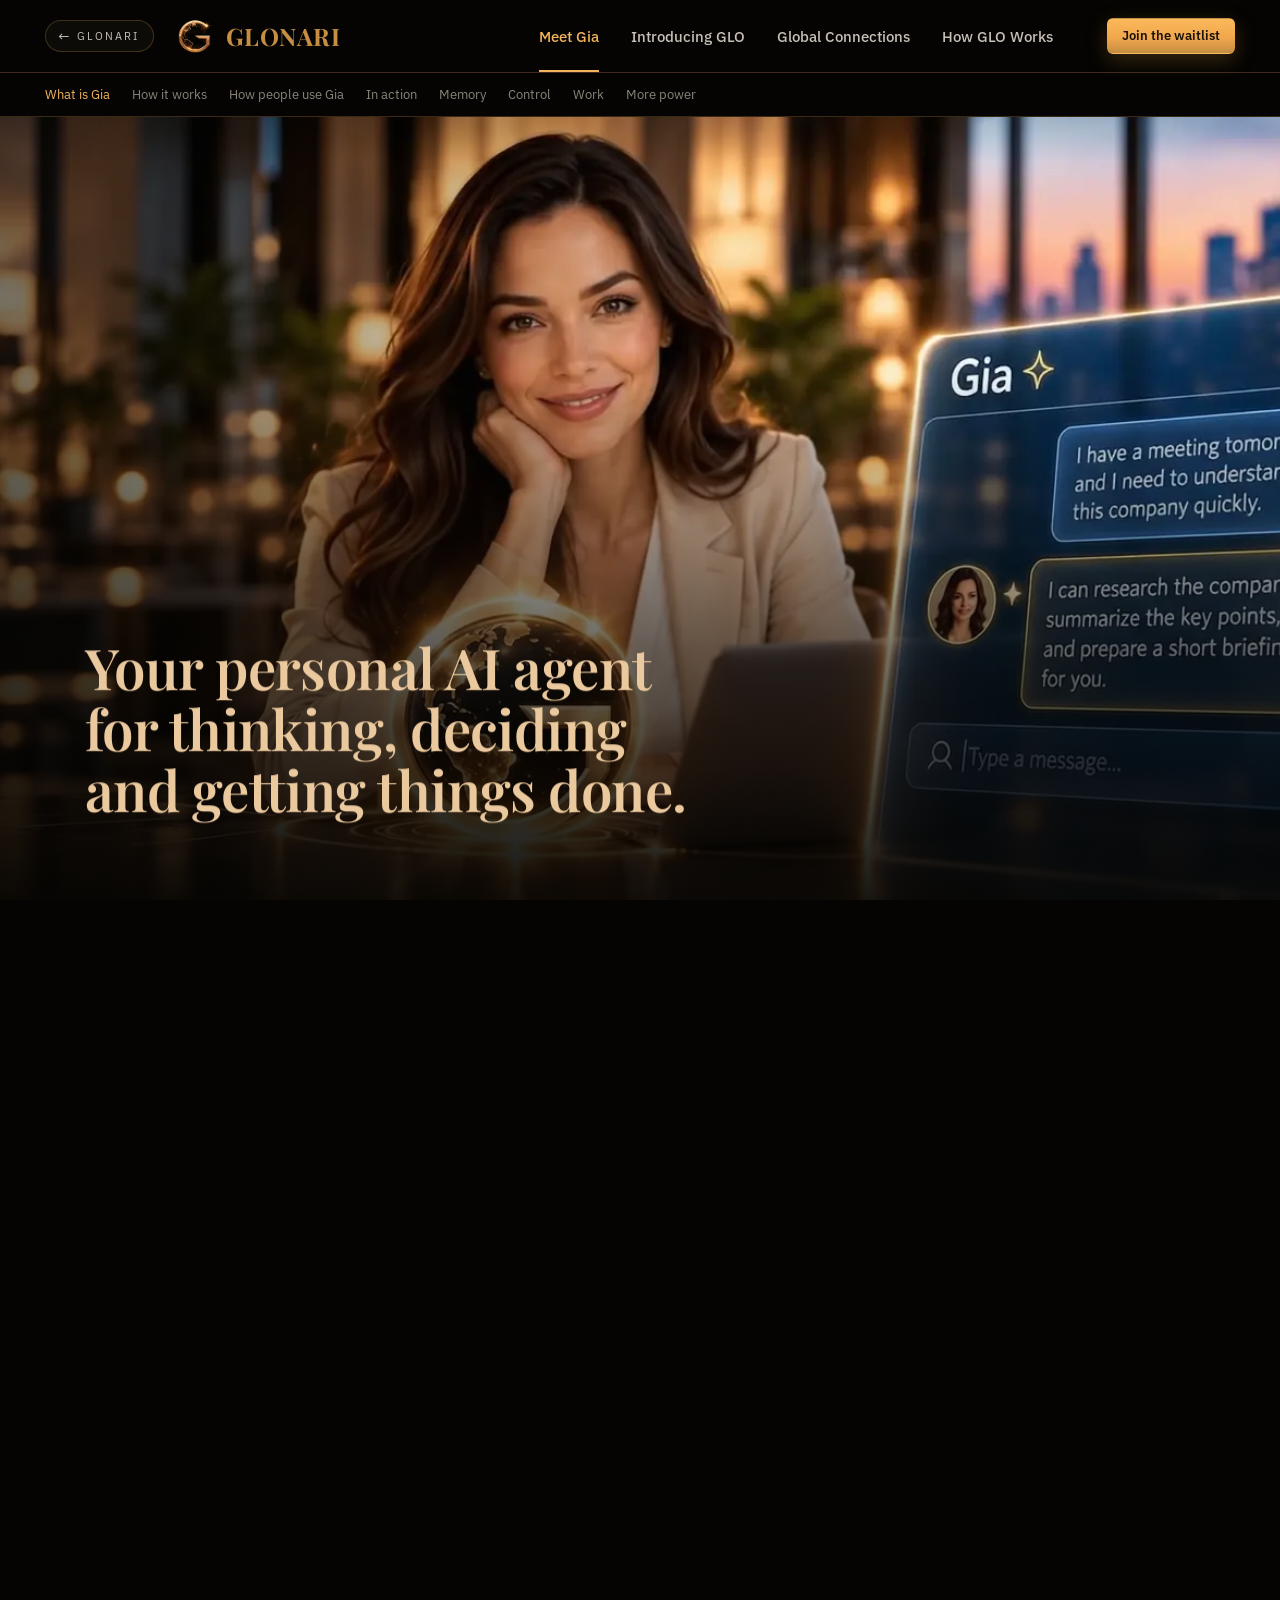
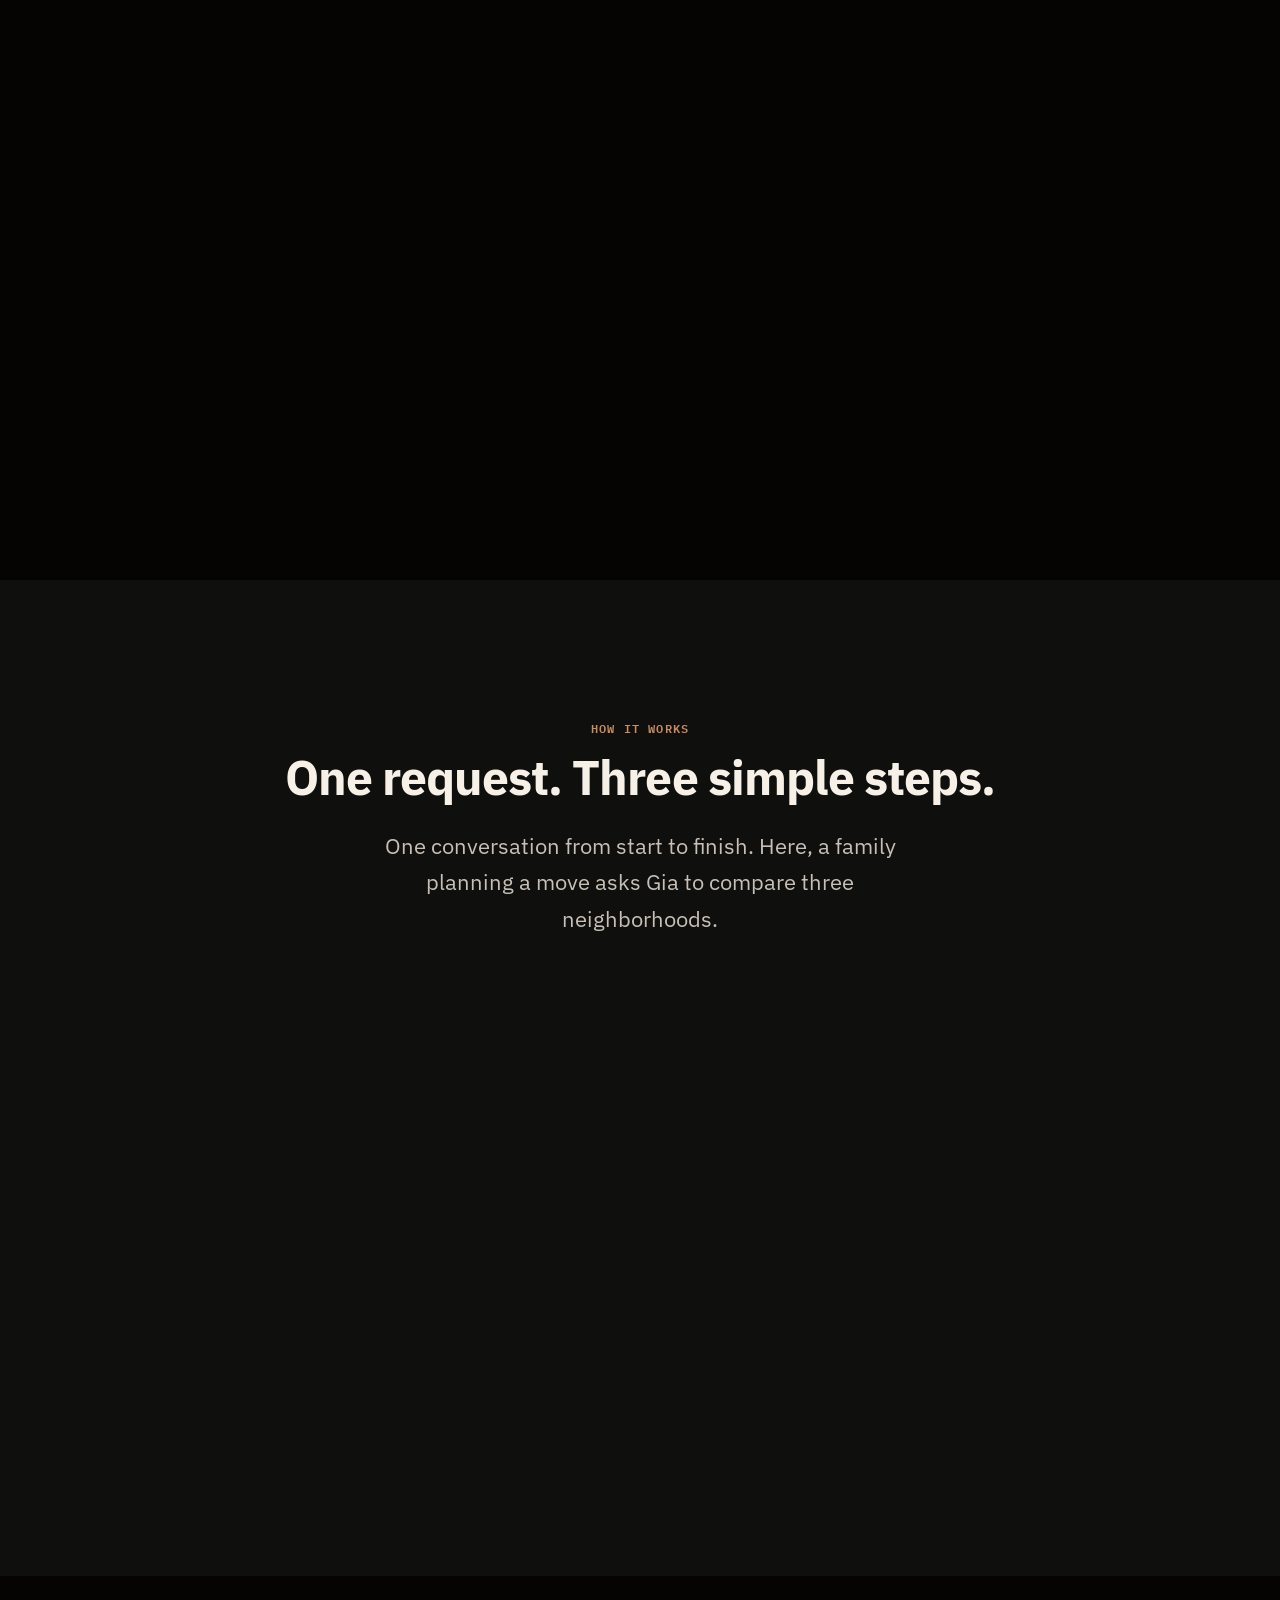
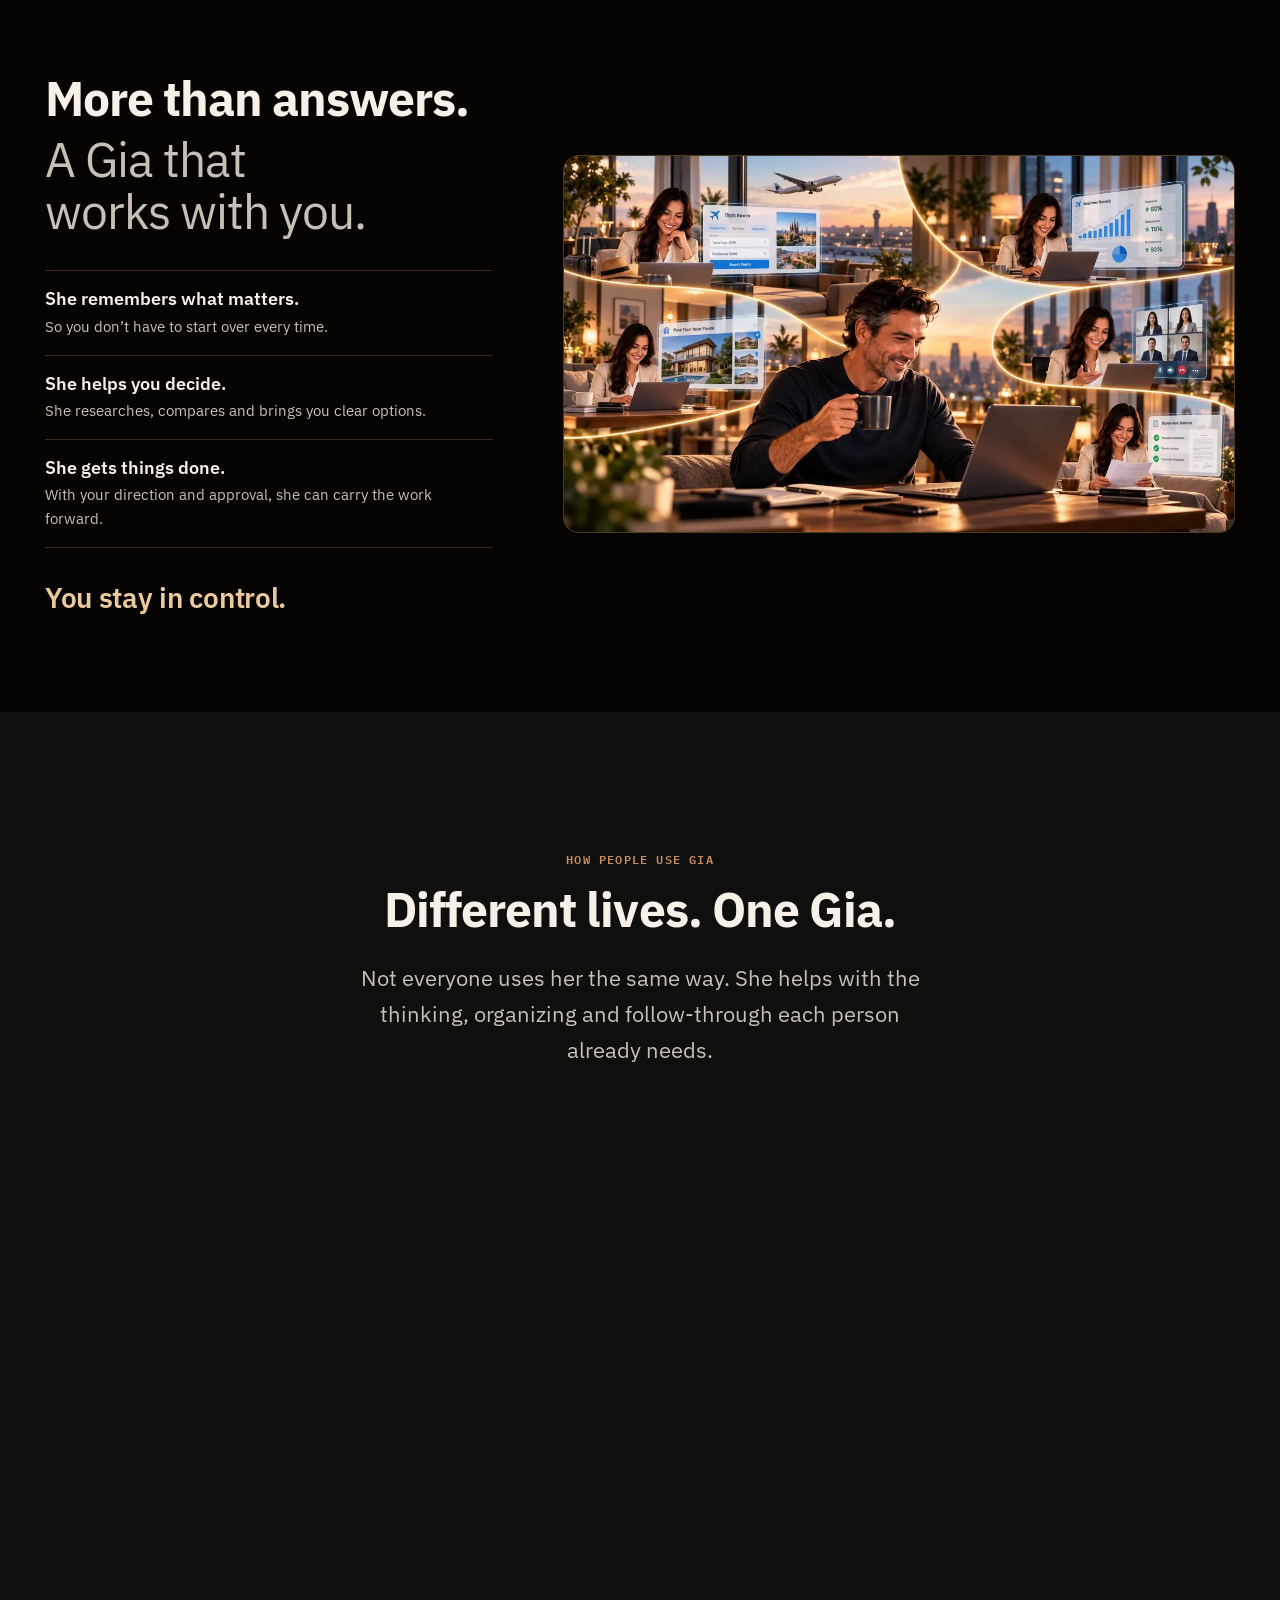
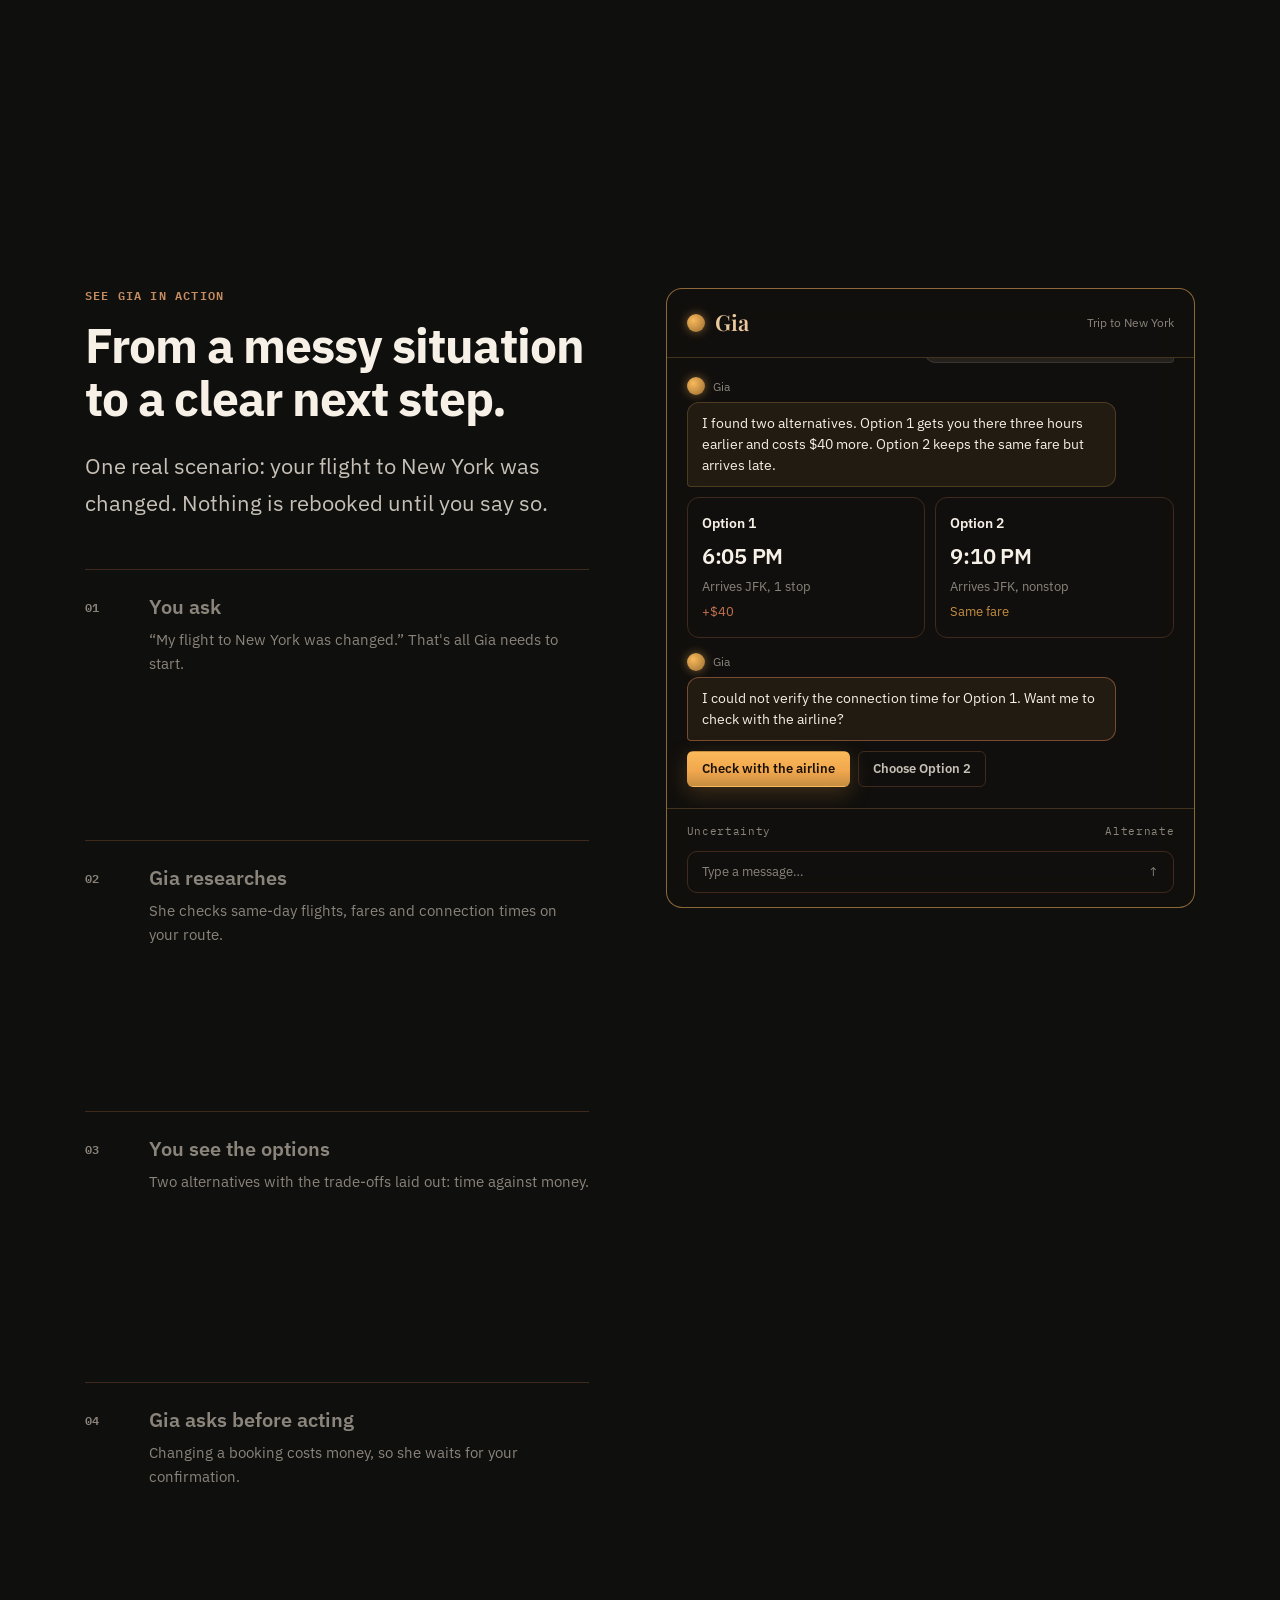
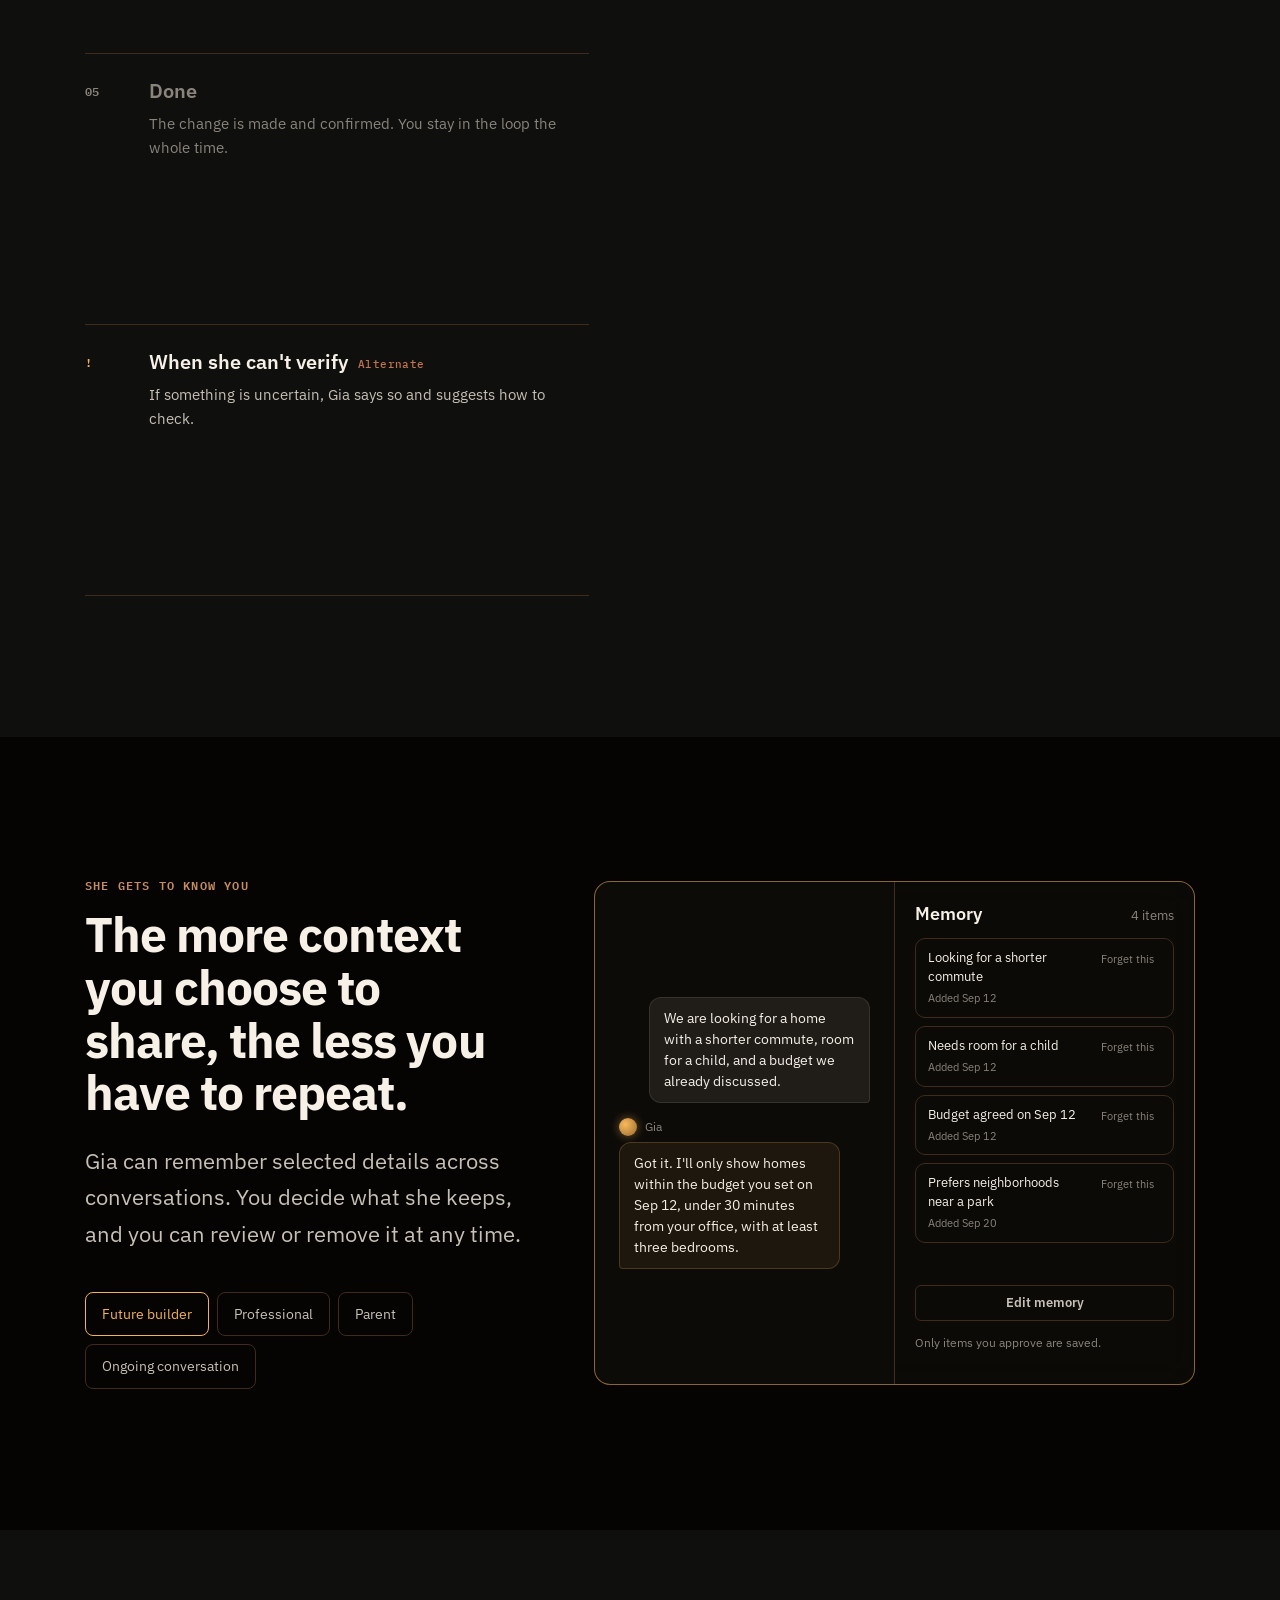
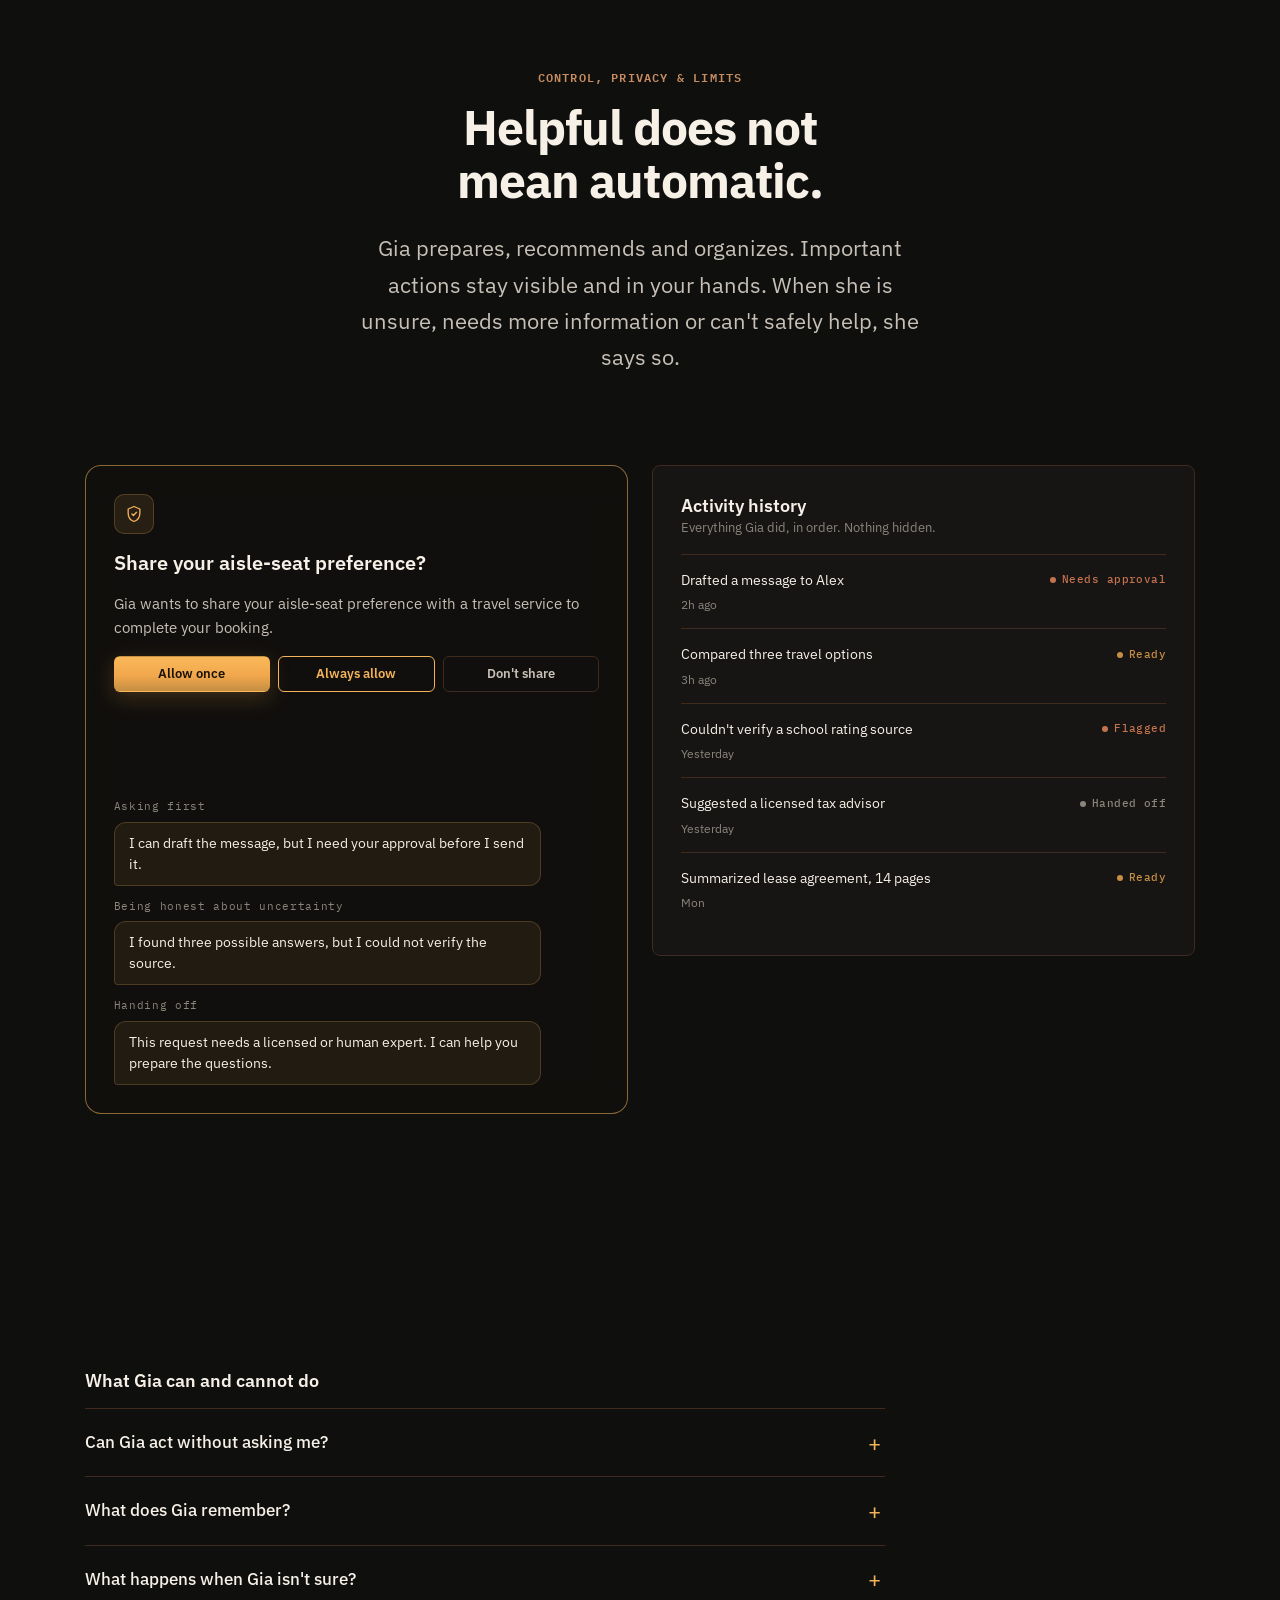
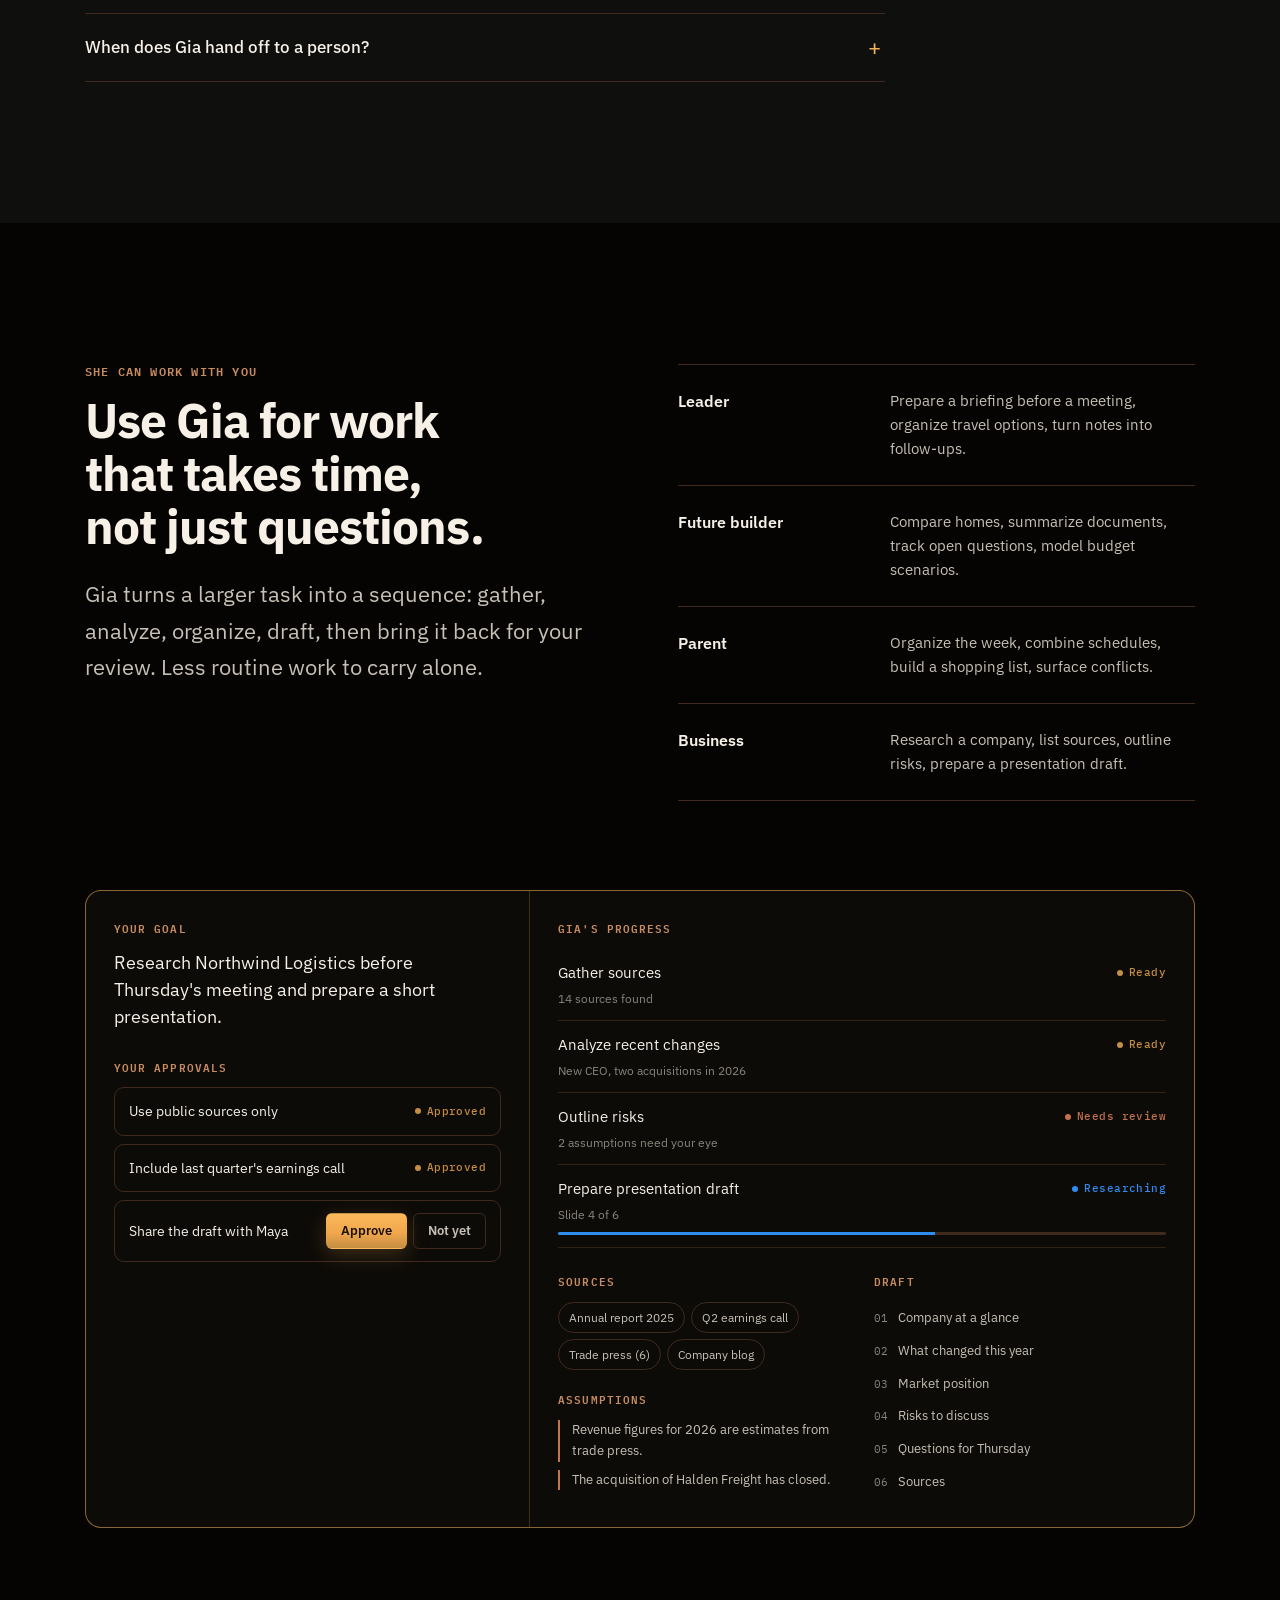
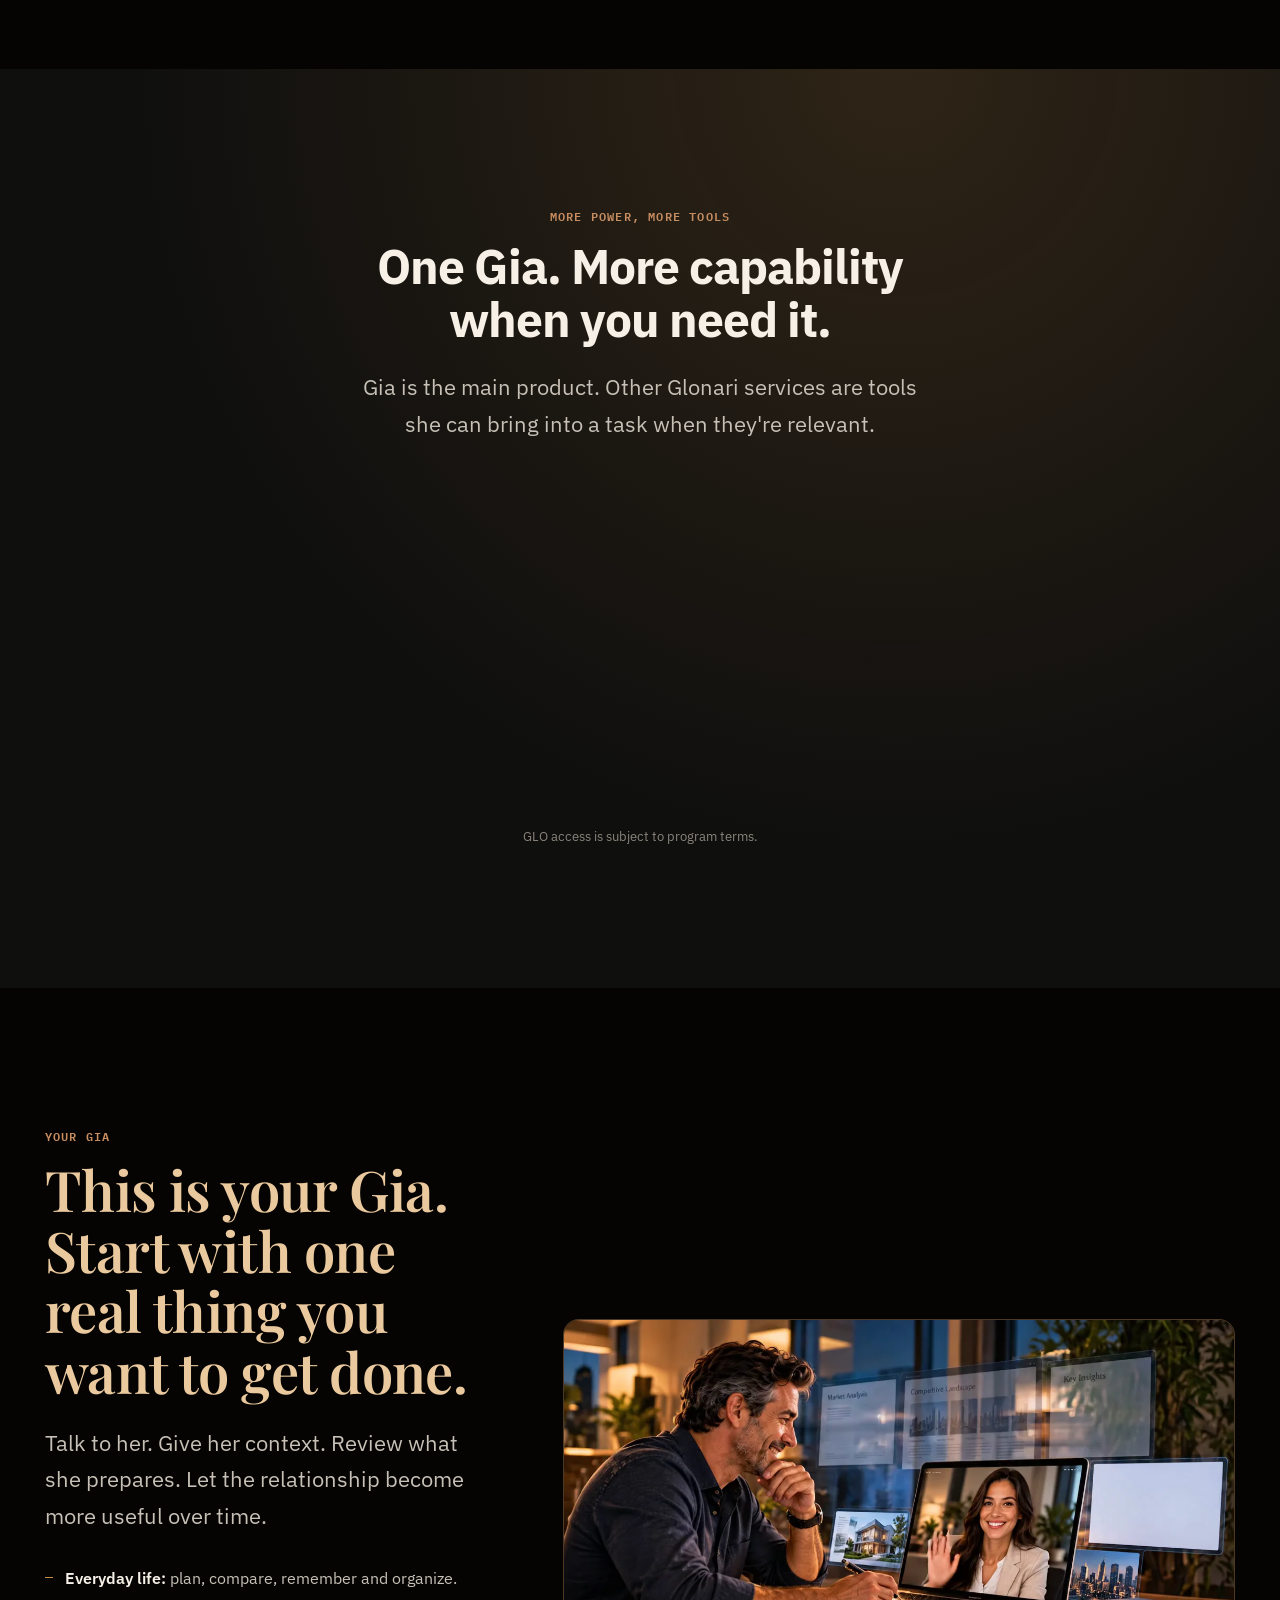
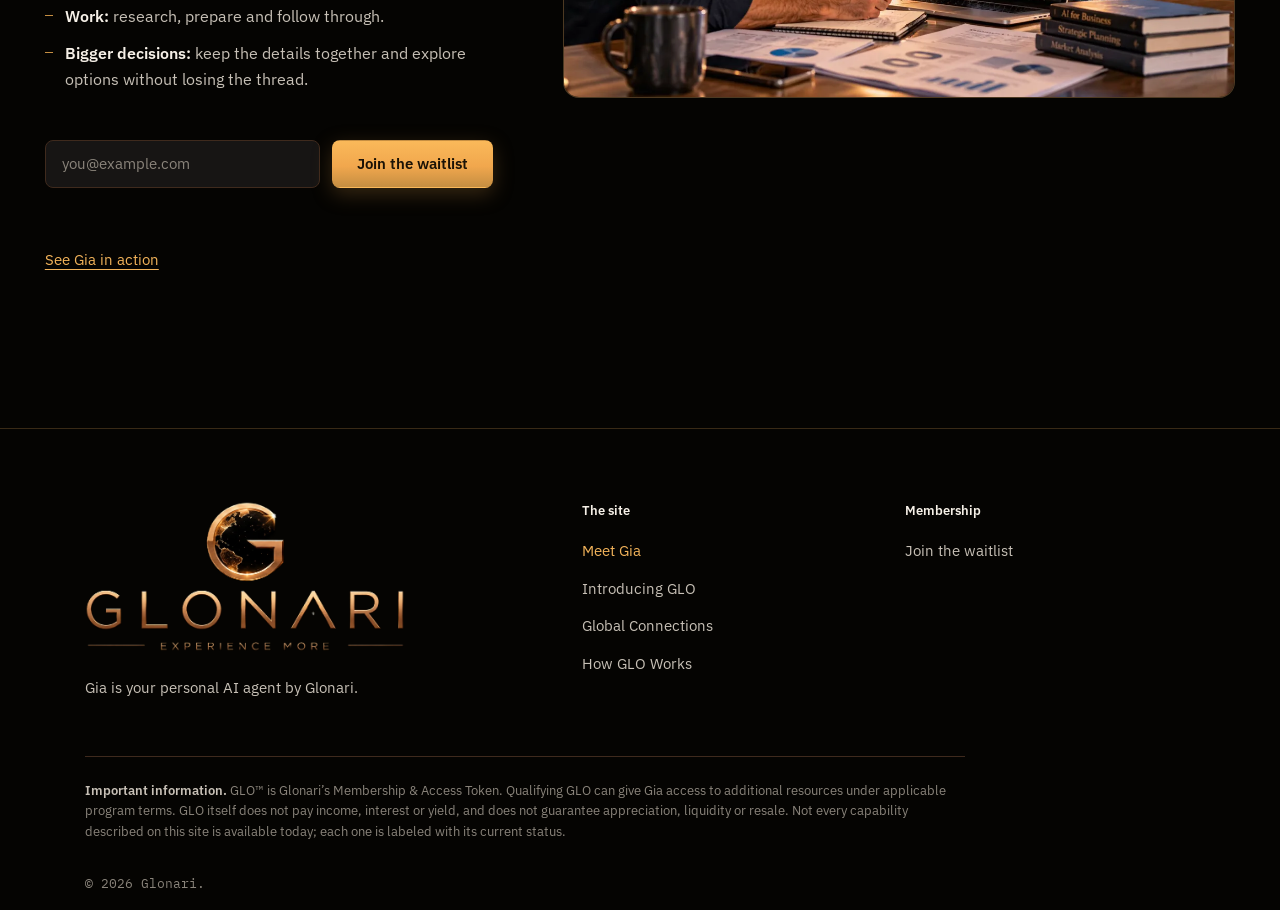
<file: meet-gia/index.html>
<!DOCTYPE html>
<html lang="en">
<head>
<meta charset="utf-8">
<meta name="viewport" content="width=device-width, initial-scale=1, viewport-fit=cover">
<title>Meet Gia</title>
<link rel="preconnect" href="https://fonts.googleapis.com">
<link rel="preconnect" href="https://fonts.gstatic.com" crossorigin>
<link href="https://fonts.googleapis.com/css2?family=IBM+Plex+Mono:wght@500;600&amp;family=IBM+Plex+Sans:wght@400;500;600;700&amp;family=Playfair+Display:wght@500;600;700&amp;display=swap" rel="stylesheet">
<link rel="icon" href="assets/logo/favicon-32.png" sizes="32x32" type="image/png">
<link rel="apple-touch-icon" href="assets/logo/favicon-180.png">
<link rel="stylesheet" href="css/tokens.css">
<link rel="stylesheet" href="css/base.css">
<link rel="stylesheet" href="css/components.css">
<link rel="stylesheet" href="css/shell.css">
<link rel="stylesheet" href="css/pages/meet-gia.css">
<!-- Dark entry veil, after #entry-veil in global-dream/index.html: opaque on the
     first frame, fades out once the page has loaded. Color matches #exit-transition
     in the root styles.css, so the hand-off from the Glonari scene stays black. -->
<style>
  #entry-veil {
    position: fixed;
    inset: 0;
    z-index: 2000;
    opacity: 1;
    pointer-events: none;
    background: #000;
  }
</style>
</head>
<body class="no-js" data-page="meet-gia">
<div id="entry-veil" aria-hidden="true"></div>
<script>
  // Lifts the dark entry veil after load, or after VEIL_FALLBACK_MS if load
  // is slower — whichever comes first, once. Instant under prefers-reduced-motion.
  (function () {
    var VEIL_HOLD_MS = 90;
    var VEIL_OUT_MS = 300;
    var VEIL_FALLBACK_MS = 1500; // lift anyway if load is slow to arrive
    var el = document.getElementById('entry-veil');
    if (!el) return;
    var reduceMotion = window.matchMedia('(prefers-reduced-motion: reduce)').matches;
    var lifted = false;
    function lift() {
      if (lifted) return;
      lifted = true;
      window.setTimeout(function () {
        el.style.transition = reduceMotion ? 'none' : 'opacity ' + VEIL_OUT_MS + 'ms ease-out';
        el.style.opacity = '0';
        window.setTimeout(function () { el.remove(); }, reduceMotion ? 0 : VEIL_OUT_MS);
      }, reduceMotion ? 0 : VEIL_HOLD_MS);
    }
    if (document.readyState === 'complete') lift();
    else {
      window.addEventListener('load', lift, { once: true });
      window.setTimeout(lift, VEIL_FALLBACK_MS);
    }
  })();
</script>
<a class="sr-only" href="#main">Skip to content</a>

<!-- shell:header -->
<header class="site-header">
  <div class="site-header__row">
    <a class="back-link" href="../index.html" aria-label="Back to Glonari"><span class="back-link__arrow" aria-hidden="true">&larr;</span><span class="back-link__label">Glonari</span></a>
    <a class="brand" href="#what" aria-label="Glonari, back to top">
      <img class="brand__mark" src="assets/logo/glonari-mark.webp" width="192" height="192" alt="">
      <span class="brand__name">Glonari</span>
    </a>
    <nav class="site-nav" aria-label="Site">
        <a href="index.html" aria-current="page">Meet Gia</a>
        <a href="glo.html">Introducing GLO</a>
        <a href="global-connections.html">Global Connections</a>
        <a href="how-glo-works.html">How GLO Works</a>
    </nav>
    <a class="btn btn--primary btn--sm header-cta" href="#join">Join the waitlist</a>
    <button class="menu-toggle" type="button" aria-expanded="false" aria-controls="mobile-menu" aria-label="Open menu"><span></span></button>
  </div>
  <div class="subnav">
    <nav class="subnav__inner" aria-label="On this page">
        <a href="#what">What is Gia</a>
        <a href="#how">How it works</a>
        <a href="#people">How people use Gia</a>
        <a href="#in-action">In action</a>
        <a href="#memory">Memory</a>
        <a href="#control">Control</a>
        <a href="#work">Work</a>
        <a href="#more-power">More power</a>
    </nav>
  </div>
  <div class="progress" aria-hidden="true"></div>
</header>
<div class="mobile-menu" id="mobile-menu">
  <nav aria-label="Site">
    <ul class="mm">
      <li class="mm__page is-current"><a href="index.html" aria-current="page">Meet Gia</a>
        <ul class="mm__sections" aria-label="On this page">
          <li><a href="#what">What is Gia</a></li>
          <li><a href="#how">How it works</a></li>
          <li><a href="#people">How people use Gia</a></li>
          <li><a href="#in-action">In action</a></li>
          <li><a href="#memory">Memory</a></li>
          <li><a href="#control">Control</a></li>
          <li><a href="#work">Work</a></li>
          <li><a href="#more-power">More power</a></li>
        </ul>
      </li>
      <li class="mm__page"><a href="glo.html">Introducing GLO</a></li>
      <li class="mm__page"><a href="global-connections.html">Global Connections</a></li>
      <li class="mm__page"><a href="how-glo-works.html">How GLO Works</a></li>
    </ul>
  </nav>
  <a class="btn btn--primary" href="#join">Join the waitlist</a>
</div>
<!-- /shell:header -->

<main id="main">

<!-- 01 HERO -->
<section class="hero" id="what" aria-label="Meet Gia">
  <div class="hero__stage">
    <canvas class="hero__canvas" aria-hidden="true"></canvas>
    <div class="hero__scrim" aria-hidden="true"></div>
    <div class="hero__copy">
      <div class="container">
        <div class="hero__caps">
          <div class="cap cap--1"><h1>Your personal AI agent for thinking, deciding and getting things done.</h1></div>
          <div class="cap cap--2" aria-hidden="true"><p class="cap__display">Meet Gia.</p></div>
          <div class="cap cap--3" aria-hidden="true"><p class="cap__display">Ask. Explore. Compare. Decide.</p></div>
          <div class="cap cap--4">
            <p class="cap__display">Gia helps you move forward — while you stay in control.</p>
            <div class="btn-row btn-row--stack">
              <a class="btn btn--primary" href="#in-action">See Gia in action</a>
              <a class="btn btn--secondary" href="#join">Join the waitlist</a>
            </div>
          </div>
        </div>
      </div>
    </div>
    <div class="hero__hint" aria-hidden="true">Scroll</div>
    <div class="hero__loading" aria-hidden="true"></div>
  </div>
</section>

<!-- 02 HOW IT WORKS -->
<section class="section" id="how" aria-labelledby="how-title">
  <div class="container">
    <header class="head--center reveal">
      <p class="eyebrow">How it works</p>
      <h2 class="h2" id="how-title">One request. Three simple steps.</h2>
      <p class="lead">One conversation from start to finish. Here, a family planning a move asks Gia to compare three neighborhoods.</p>
    </header>

    <ol class="steps gap-major" data-stagger>
      <li class="step">
        <div class="step__text">
          <span class="step__num">01</span>
          <h3 class="h4">Tell Gia what you need</h3>
          <p class="small">In text, voice or video.</p>
        </div>
        <div class="glass mock" aria-label="Example: the request">
          <div class="modes" aria-hidden="true"><span class="mode is-on">Text</span><span class="mode">Voice</span><span class="mode">Video</span></div>
          <div class="bubble bubble--user">Help me compare three neighborhoods for our move.</div>
          <div class="mock__input" aria-hidden="true"><span>Type a message…</span><span>↑</span></div>
        </div>
      </li>
      <li class="step">
        <div class="step__text">
          <span class="step__num">02</span>
          <h3 class="h4">Gia researches and organizes</h3>
          <p class="small">She gathers what matters and prepares useful options.</p>
        </div>
        <div class="glass mock" aria-label="Example: Gia researching">
          <div class="gia-tag"><span class="gia-dot"></span>Gia is gathering</div>
          <ul class="factor-list">
            <li>Commute to downtown <span class="status status--ready">Done</span></li>
            <li>Schools nearby <span class="status status--ready">Done</span></li>
            <li>Housing costs <span class="status status--ready">Done</span></li>
            <li>Parks, cafés, lifestyle <span class="status status--working">Researching</span></li>
          </ul>
        </div>
      </li>
      <li class="step">
        <div class="step__text">
          <span class="step__num">03</span>
          <h3 class="h4">You review and decide</h3>
          <p class="small">Approve, ask why, or change direction. You choose what happens next.</p>
        </div>
        <div class="glass mock is-active" aria-label="Example: comparison for review">
          <table class="cmp">
            <thead><tr><th scope="col"></th><th scope="col">Riverside</th><th scope="col">Maple Hts</th><th scope="col">Old Town</th></tr></thead>
            <tbody>
              <tr><th scope="row">Commute</th><td>32 min</td><td class="best">24 min</td><td>41 min</td></tr>
              <tr><th scope="row">Schools</th><td class="best">8.6</td><td>7.9</td><td>7.2</td></tr>
              <tr><th scope="row">Avg. rent</th><td>$2,450</td><td>$2,780</td><td class="best">$2,190</td></tr>
              <tr><th scope="row">Walkability</th><td>High</td><td>Medium</td><td class="best">Very high</td></tr>
            </tbody>
          </table>
          <div class="btn-row">
            <span class="btn btn--primary btn--sm">Approve shortlist</span>
            <span class="btn btn--secondary btn--sm">Ask Gia why</span>
          </div>
        </div>
      </li>
    </ol>
  </div>
</section>

<!-- 02b A GIA THAT WORKS WITH YOU (breather) -->
<section class="section section--compact section--deep" id="with-you" data-nav="how" aria-labelledby="with-you-title">
  <div class="container breather">
    <div class="breather__text reveal">
      <h2 class="h2" id="with-you-title">More than answers.<span class="breather__sub">A Gia that works with you.</span></h2>
      <ul class="pillars">
        <li><h3 class="h4">She remembers what matters.</h3><p class="small">So you don’t have to start over every time.</p></li>
        <li><h3 class="h4">She helps you decide.</h3><p class="small">She researches, compares and brings you clear options.</p></li>
        <li><h3 class="h4">She gets things done.</h3><p class="small">With your direction and approval, she can carry the work forward.</p></li>
      </ul>
      <p class="breather__close">You stay in control.</p>
    </div>
    <figure class="breather__media media-frame" style="--ratio: 16 / 9">
      <div class="media-frame__box" data-parallax>
        <video class="breather__video" src="assets/video/works-with-you.mp4" poster="assets/images/works-with-you-start.webp" data-end-poster="assets/images/works-with-you-end.webp" width="1280" height="720" muted playsinline preload="none" aria-hidden="true"></video>
      </div>
    </figure>
  </div>
</section>

<!-- 03 HOW PEOPLE USE GIA -->
<section class="section" id="people" aria-labelledby="people-title">
  <div class="container">
    <header class="head--center reveal">
      <p class="eyebrow">How people use Gia</p>
      <h2 class="h2" id="people-title">Different lives. One Gia.</h2>
      <p class="lead">Not everyone uses her the same way. She helps with the thinking, organizing and follow-through each person already needs.</p>
    </header>

    <div class="personas gap-major" data-stagger>
      <figure class="persona">
        <div class="media-frame__box persona__frame" data-parallax>
          <img class="persona__img" src="assets/images/busy-professional.webp" width="1200" height="675" loading="lazy" decoding="async" style="object-position: 38% 50%" alt="A man at an outdoor table at sunset checks his phone, with Gia's executive summary open on his laptop">
        </div>
        <figcaption class="persona__body">
          <h3 class="h4">The busy professional</h3>
          <p class="persona__tag">Too much to manage. Not enough time.</p>
          <p class="small">Gia can prepare briefings, organize travel, research companies, keep track of open questions and turn notes into clear next steps.</p>
        </figcaption>
      </figure>
      <figure class="persona">
        <div class="media-frame__box persona__frame" data-parallax>
          <img class="persona__img" src="assets/images/couple-comparing-homes.webp" width="1200" height="675" loading="lazy" decoding="async" style="object-position: 55% 50%" alt="A couple at home in the evening compares house listings with Gia on a tablet, brochures and a floor plan on the table">
        </div>
        <figcaption class="persona__body">
          <h3 class="h4">The future builder</h3>
          <p class="persona__tag">Buying a home. Moving. Investing. Planning what comes next.</p>
          <p class="small">Gia can gather information, compare options, summarize complex documents, remember decisions and help model scenarios without losing the thread.</p>
        </figcaption>
      </figure>
      <figure class="persona">
        <div class="media-frame__box persona__frame" data-parallax>
          <img class="persona__img" src="assets/images/quiet-moment.webp" width="1200" height="900" loading="lazy" decoding="async" style="object-position: 50% 45%" alt="A woman relaxing on her sofa talks with Gia on a tablet about ideas from her notebook">
        </div>
        <figcaption class="persona__body">
          <h3 class="h4">The thinker &amp; explorer</h3>
          <p class="persona__tag">Not another search result. A conversation that remembers where you left off.</p>
          <p class="small">Think through an idea, brainstorm, plan leisure time or explore possibilities without starting from zero.</p>
        </figcaption>
      </figure>
    </div>
  </div>
</section>

<!-- 04 SEE GIA IN ACTION -->
<section class="section" id="in-action" aria-labelledby="action-title">
  <div class="container">
    <div class="action">
      <div class="action__list">
        <header class="reveal">
          <p class="eyebrow">See Gia in action</p>
          <h2 class="h2" id="action-title">From a messy situation to a clear next step.</h2>
          <p class="lead">One real scenario: your flight to New York was changed. Nothing is rebooked until you say so.</p>
        </header>
        <ol class="action__rows" id="action-rows">
          <li class="arow is-active"><button type="button" data-state="0"><span class="arow__mark">01</span><span class="arow__title">You ask</span><span class="arow__desc">“My flight to New York was changed.” That's all Gia needs to start.</span></button></li>
          <li class="arow"><button type="button" data-state="1"><span class="arow__mark">02</span><span class="arow__title">Gia researches</span><span class="arow__desc">She checks same-day flights, fares and connection times on your route.</span></button></li>
          <li class="arow"><button type="button" data-state="2"><span class="arow__mark">03</span><span class="arow__title">You see the options</span><span class="arow__desc">Two alternatives with the trade-offs laid out: time against money.</span></button></li>
          <li class="arow"><button type="button" data-state="3"><span class="arow__mark">04</span><span class="arow__title">Gia asks before acting</span><span class="arow__desc">Changing a booking costs money, so she waits for your confirmation.</span></button></li>
          <li class="arow"><button type="button" data-state="4"><span class="arow__mark">05</span><span class="arow__title">Done</span><span class="arow__desc">The change is made and confirmed. You stay in the loop the whole time.</span></button></li>
          <li class="arow arow--alt"><button type="button" data-state="5"><span class="arow__mark">!</span><span class="arow__title">When she can't verify</span><span class="arow__desc">If something is uncertain, Gia says so and suggests how to check.</span></button></li>
        </ol>
      </div>
      <div class="action__panel">
        <div class="glass phone is-active" role="region" aria-label="Gia conversation example" aria-live="polite">
          <div class="phone__head"><span class="gia-dot"></span><span class="phone__title">Gia</span><span class="phone__sub">Trip to New York</span></div>
          <div class="phone__body" id="phone-body"></div>
          <div class="phone__foot">
            <div class="phone__state"><span id="phone-state">Request</span><span id="phone-count">1 / 5</span></div>
            <div class="mock__input" aria-hidden="true"><span>Type a message…</span><span>↑</span></div>
          </div>
        </div>
      </div>
    </div>
  </div>
</section>

<!-- 05 MEMORY -->
<section class="section section--deep" id="memory" aria-labelledby="memory-title">
  <div class="container split split--mem">
    <div>
      <header class="reveal">
        <p class="eyebrow">She gets to know you</p>
        <h2 class="h2" id="memory-title">The more context you choose to share, the less you have to repeat.</h2>
        <p class="lead">Gia can remember selected details across conversations. You decide what she keeps, and you can review or remove it at any time.</p>
      </header>
      <div class="tabs" role="tablist" aria-label="Memory examples">
        <button class="tab" role="tab" aria-selected="true" aria-controls="mem-panel" data-mem="builder">Future builder</button>
        <button class="tab" role="tab" aria-selected="false" aria-controls="mem-panel" data-mem="pro" tabindex="-1">Professional</button>
        <button class="tab" role="tab" aria-selected="false" aria-controls="mem-panel" data-mem="parent" tabindex="-1">Parent</button>
        <button class="tab" role="tab" aria-selected="false" aria-controls="mem-panel" data-mem="talk" tabindex="-1">Ongoing conversation</button>
      </div>
    </div>
    <div class="glass mem is-active" id="mem-panel" role="tabpanel">
      <div class="mem__chat" id="mem-chat"></div>
      <aside class="mem__side" aria-label="Memory">
        <div class="mem__head"><span class="h4">Memory</span><span class="caption" id="mem-count"></span></div>
        <ul class="mem__list" id="mem-list"></ul>
        <div class="mem__toast" id="mem-toast" aria-live="polite"></div>
        <button class="btn btn--ghost btn--sm" type="button" id="mem-edit">Edit memory</button>
        <p class="mem__note">Only items you approve are saved.</p>
      </aside>
    </div>
  </div>
</section>

<!-- 06 CONTROL, PRIVACY & LIMITS -->
<section class="section" id="control" aria-labelledby="control-title">
  <div class="container">
    <header class="head--center reveal">
      <p class="eyebrow">Control, privacy &amp; limits</p>
      <h2 class="h2" id="control-title">Helpful does not mean automatic.</h2>
      <p class="lead">Gia prepares, recommends and organizes. Important actions stay visible and in your hands. When she is unsure, needs more information or can't safely help, she says so.</p>
    </header>

    <div class="control gap-major">
      <div class="glass perm is-active" aria-labelledby="perm-q">
        <div class="perm__icon" aria-hidden="true">
          <svg width="20" height="20" viewBox="0 0 24 24" fill="none" stroke="#F2B35A" stroke-width="1.6" stroke-linecap="round" stroke-linejoin="round"><path d="M12 3l7 3v5c0 4.5-3 8.5-7 10-4-1.5-7-5.5-7-10V6l7-3z"/><path d="M9.5 12l1.8 1.8L15 10"/></svg>
        </div>
        <p class="perm__q" id="perm-q">Share your aisle-seat preference?</p>
        <p class="small">Gia wants to share your aisle-seat preference with a travel service to complete your booking.</p>
        <div class="perm__choices" id="perm-choices">
          <button class="btn btn--primary btn--sm" type="button" data-perm="Allow once">Allow once</button>
          <button class="btn btn--secondary btn--sm" type="button" data-perm="Always allow">Always allow</button>
          <button class="btn btn--ghost btn--sm" type="button" data-perm="Don't share">Don't share</button>
        </div>
        <p class="perm__result" id="perm-result" aria-live="polite"></p>
        <div class="says">
          <div class="say"><span class="say__label">Asking first</span><div class="bubble bubble--gia">I can draft the message, but I need your approval before I send it.</div></div>
          <div class="say"><span class="say__label">Being honest about uncertainty</span><div class="bubble bubble--gia">I found three possible answers, but I could not verify the source.</div></div>
          <div class="say"><span class="say__label">Handing off</span><div class="bubble bubble--gia">This request needs a licensed or human expert. I can help you prepare the questions.</div></div>
        </div>
      </div>

      <div class="card">
        <h3 class="h4">Activity history</h3>
        <p class="caption">Everything Gia did, in order. Nothing hidden.</p>
        <ul class="log" id="log">
          <li>Drafted a message to Alex<small>2h ago</small><span class="status status--review">Needs approval</span></li>
          <li>Compared three travel options<small>3h ago</small><span class="status status--ready">Ready</span></li>
          <li>Couldn't verify a school rating source<small>Yesterday</small><span class="status status--review">Flagged</span></li>
          <li>Suggested a licensed tax advisor<small>Yesterday</small><span class="status status--muted">Handed off</span></li>
          <li>Summarized lease agreement, 14 pages<small>Mon</small><span class="status status--ready">Ready</span></li>
        </ul>
      </div>
    </div>

    <div class="tiers" data-stagger>
      <div class="card tier" style="--dot: var(--gp-gold-mid)" data-spotlight><h3 class="tier__name">Available now</h3><p class="small">Research, summarize, organize, compare options, draft materials.</p></div>
      <div class="card tier" style="--dot: var(--gp-blue)" data-spotlight><h3 class="tier__name">With your approval</h3><p class="small">Share selected information, send or book where supported, complete higher-impact actions.</p></div>
      <div class="card tier" style="--dot: var(--gp-violet)" data-spotlight><h3 class="tier__name">Coming next</h3><p class="small">Additional autonomous workflows, integrations and capabilities as they are released.</p></div>
    </div>

    <div class="faq">
      <h3 class="h4">What Gia can and cannot do</h3>
      <details><summary>Can Gia act without asking me?</summary><p class="small">Not for anything important. She can research, summarize and draft on her own. Sending, sharing, booking or paying always waits for your approval.</p></details>
      <details><summary>What does Gia remember?</summary><p class="small">Only what you choose to save. You can review, edit or remove any item in Memory at any time.</p></details>
      <details><summary>What happens when Gia isn't sure?</summary><p class="small">She tells you what she couldn't verify and suggests how to check it, instead of guessing.</p></details>
      <details><summary>When does Gia hand off to a person?</summary><p class="small">When a request needs a licensed professional or a human expert. She says so and helps you prepare.</p></details>
      <!-- Waiting for the answer from the product and legal teams: remove "hidden" and write the answer to show it. -->
      <details hidden><summary>Where is my data stored, and how do I delete it?</summary><p class="small">Answer to come from the product and legal teams.</p></details>
    </div>
  </div>
</section>

<!-- 07 WORK -->
<section class="section section--deep" id="work" aria-labelledby="work-title">
  <div class="container">
    <div class="split" style="align-items: start;">
      <header class="reveal">
        <p class="eyebrow">She can work with you</p>
        <h2 class="h2" id="work-title">Use Gia for work that takes time, not just questions.</h2>
        <p class="lead">Gia turns a larger task into a sequence: gather, analyze, organize, draft, then bring it back for your review. Less routine work to carry alone.</p>
      </header>
      <ul class="examples">
        <li><b>Leader</b><span class="small">Prepare a briefing before a meeting, organize travel options, turn notes into follow-ups.</span></li>
        <li><b>Future builder</b><span class="small">Compare homes, summarize documents, track open questions, model budget scenarios.</span></li>
        <li><b>Parent</b><span class="small">Organize the week, combine schedules, build a shopping list, surface conflicts.</span></li>
        <li><b>Business</b><span class="small">Research a company, list sources, outline risks, prepare a presentation draft.</span></li>
      </ul>
    </div>

    <div class="glass ws gap-major is-active" aria-label="Example task workspace">
      <div class="ws__pane">
        <p class="ws__label">Your goal</p>
        <p class="ws__goal">Research Northwind Logistics before Thursday's meeting and prepare a short presentation.</p>
        <p class="ws__label">Your approvals</p>
        <ul class="appr">
          <li>Use public sources only <span class="status status--ready">Approved</span></li>
          <li>Include last quarter's earnings call <span class="status status--ready">Approved</span></li>
          <li id="appr-share">Share the draft with Maya <span class="btn-row" style="gap:6px"><button class="btn btn--primary btn--sm" type="button" data-appr="yes">Approve</button><button class="btn btn--ghost btn--sm" type="button" data-appr="no">Not yet</button></span></li>
        </ul>
      </div>
      <div class="ws__pane">
        <p class="ws__label">Gia's progress</p>
        <ul class="tasks">
          <li>Gather sources<small>14 sources found</small><span class="status status--ready">Ready</span></li>
          <li>Analyze recent changes<small>New CEO, two acquisitions in 2026</small><span class="status status--ready">Ready</span></li>
          <li>Outline risks<small>2 assumptions need your eye</small><span class="status status--review">Needs review</span></li>
          <li>Prepare presentation draft<small>Slide 4 of 6</small><span class="status status--working">Researching</span><span class="bar"><i></i></span></li>
        </ul>
        <div class="ws__cols">
          <div>
            <p class="ws__label">Sources</p>
            <div class="chips"><span class="chip">Annual report 2025</span><span class="chip">Q2 earnings call</span><span class="chip">Trade press (6)</span><span class="chip">Company blog</span></div>
            <p class="ws__label" style="margin-top:20px">Assumptions</p>
            <div style="display:grid;gap:8px">
              <p class="assume">Revenue figures for 2026 are estimates from trade press.</p>
              <p class="assume">The acquisition of Halden Freight has closed.</p>
            </div>
          </div>
          <div>
            <p class="ws__label">Draft</p>
            <ol class="draft"><li>Company at a glance</li><li>What changed this year</li><li>Market position</li><li>Risks to discuss</li><li>Questions for Thursday</li><li>Sources</li></ol>
          </div>
        </div>
      </div>
    </div>
  </div>
</section>

<!-- 08 MORE POWER -->
<section class="section section--glow" id="more-power" aria-labelledby="power-title">
  <div class="container">
    <header class="head--center reveal">
      <p class="eyebrow">More power, more tools</p>
      <h2 class="h2" id="power-title">One Gia. More capability when you need it.</h2>
      <p class="lead">Gia is the main product. Other Glonari services are tools she can bring into a task when they're relevant.</p>
    </header>
    <div class="tools gap-major" data-stagger>
      <div class="card tool" data-spotlight>
        <svg class="draw-icon" width="28" height="28" viewBox="0 0 24 24" fill="none" stroke="currentColor" stroke-width="1.5" stroke-linecap="round" stroke-linejoin="round" aria-hidden="true"><path d="M3 11l9-7 9 7"/><path d="M5 10v10h14V10"/><path d="M10 20v-6h4v6"/></svg>
        <p class="tool__text">Explore homes and understand the practical monthly cost.</p>
        <span class="tool__name">Homes</span>
      </div>
      <div class="card tool" data-spotlight>
        <svg class="draw-icon" width="28" height="28" viewBox="0 0 24 24" fill="none" stroke="currentColor" stroke-width="1.5" stroke-linecap="round" stroke-linejoin="round" aria-hidden="true"><rect x="3" y="6" width="18" height="13" rx="2"/><path d="M3 10h18"/><path d="M7 15h3"/></svg>
        <p class="tool__text">Keep financial information and options organized in one place.</p>
        <span class="tool__name">Money</span>
      </div>
      <div class="card tool" data-spotlight>
        <svg class="draw-icon" width="28" height="28" viewBox="0 0 24 24" fill="none" stroke="currentColor" stroke-width="1.5" stroke-linecap="round" stroke-linejoin="round" aria-hidden="true"><circle cx="9" cy="8" r="3.2"/><path d="M3 20c0-3.3 2.7-6 6-6s6 2.7 6 6"/><circle cx="17.5" cy="9" r="2.4"/><path d="M16 14.2c2.9.3 5 2.6 5 5.8"/></svg>
        <p class="tool__text">Connect with the right people or specialists when a task needs them.</p>
        <span class="tool__name">People &amp; experts</span>
      </div>
      <a class="card tool tool--link" href="glo.html" data-spotlight>
        <svg class="draw-icon" width="28" height="28" viewBox="0 0 24 24" fill="none" stroke="currentColor" stroke-width="1.5" stroke-linecap="round" stroke-linejoin="round" aria-hidden="true"><path d="M13 2L4 14h7l-1 8 9-12h-7l1-8z"/></svg>
        <p class="tool__text">Unlock additional resources, capacity and capabilities for Gia.</p>
        <span class="tool__more">See what GLO adds</span>
        <span class="tool__name">GLO</span>
      </a>
    </div>
    <p class="caption tools-note">GLO access is subject to program terms.</p>
  </div>
</section>

<!-- 09 FINAL CTA -->
<section class="section section--deep" id="join" aria-labelledby="join-title">
  <div class="container final">
    <div>
      <p class="eyebrow">Your Gia</p>
      <h2 class="final__h" id="join-title">This is your Gia. Start with one real thing you want to get done.</h2>
      <p class="lead">Talk to her. Give her context. Review what she prepares. Let the relationship become more useful over time.</p>
      <ul class="uses">
        <li><b>Everyday life:</b> plan, compare, remember and organize.</li>
        <li><b>Work:</b> research, prepare and follow through.</li>
        <li><b>Bigger decisions:</b> keep the details together and explore options without losing the thread.</li>
      </ul>
      <form class="waitlist" id="waitlist" novalidate>
        <label class="sr-only" for="wl-email">Email address</label>
        <input id="wl-email" type="email" name="email" placeholder="you@example.com" autocomplete="email" required>
        <button class="btn btn--primary" type="submit">Join the waitlist</button>
      </form>
      <p class="waitlist__msg" id="wl-msg" aria-live="polite"></p>
      <p class="final__alt"><a href="#in-action">See Gia in action</a></p>
    </div>
    <figure class="final__media" data-parallax>
      <video class="final__img" data-play-once data-delay="400" data-still="assets/images/final-gia-still.webp" muted playsinline preload="metadata" poster="assets/images/final-gia-poster.webp" width="1280" height="720" aria-hidden="true">
        <source src="assets/video/final-gia.mp4" type="video/mp4">
      </video>
    </figure>
  </div>
</section>

</main>

<!-- shell:footer -->
<footer class="site-footer">
  <div class="container">
    <div class="footer__top" style="--footer-cols: 2">
      <div class="footer__brand">
        <a class="footer-logo" href="#what" aria-label="Glonari, back to top">
          <picture>
            <source media="(max-width: 768px)" srcset="assets/logo/glonari-lockup-stacked.webp" width="760" height="359">
            <img src="assets/logo/glonari-lockup-horizontal.webp" width="840" height="222" alt="Glonari. Experience more.">
          </picture>
        </a>
        <p class="small footer__about">Gia is your personal AI agent by Glonari.</p>
      </div>
      <nav class="footer__col" aria-label="Footer: site">
        <p class="footer__head">The site</p>
        <ul>
          <li><a href="index.html" aria-current="page">Meet Gia</a></li>
          <li><a href="glo.html">Introducing GLO</a></li>
          <li><a href="global-connections.html">Global Connections</a></li>
          <li><a href="how-glo-works.html">How GLO Works</a></li>
        </ul>
      </nav>
      <div class="footer__col">
        <p class="footer__head">Membership</p>
        <ul>
          <li><a href="#join">Join the waitlist</a></li>
        </ul>
      </div>
    </div>
    <div class="footer__info">
      <p class="caption"><strong>Important information.</strong> GLO&trade; is Glonari&rsquo;s Membership &amp; Access Token. Qualifying GLO can give Gia access to additional resources under applicable program terms. GLO itself does not pay income, interest or yield, and does not guarantee appreciation, liquidity or resale. Not every capability described on this site is available today; each one is labeled with its current status.</p>
    </div>
    <p class="caption mono footer__legal">© 2026 Glonari.</p>
  </div>
</footer>
<!-- /shell:footer -->

<script src="js/site.js"></script>
<script src="js/components.js"></script>
<script src="js/pages/meet-gia-frames.js"></script>
<script src="js/pages/meet-gia.js"></script>
</body>
</html>
</file>
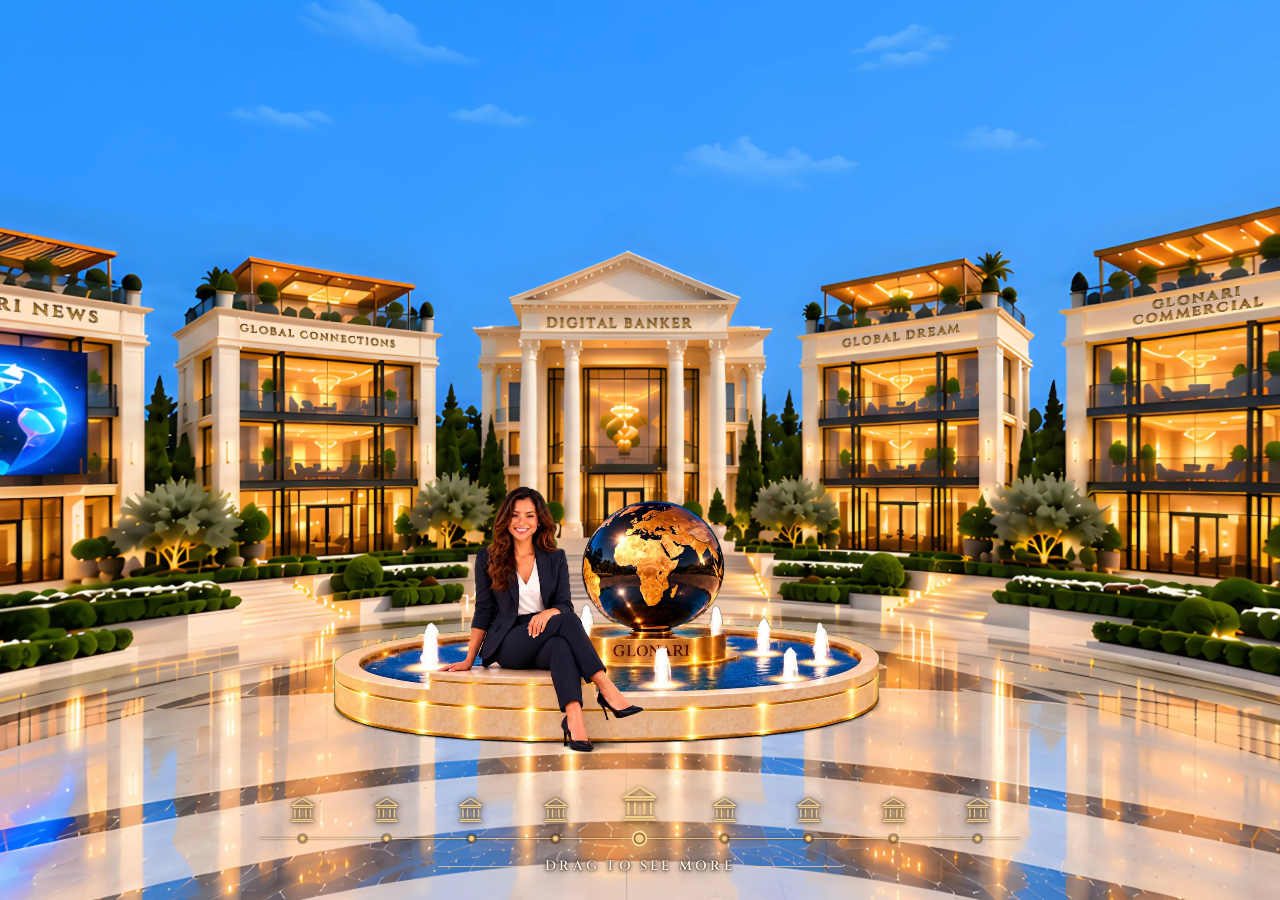
<file: mobile/index.html>
<!DOCTYPE html>
<html lang="en">
<head>
  <meta charset="UTF-8" />
  <meta name="viewport" content="width=device-width, initial-scale=1.0, viewport-fit=cover" />
  <script>
    // Reverse device gate (DEVELOPMENT_PLAN.md Stage 14 /
    // PRODUCT_REQUIREMENTS.md §19): back to ../index.html only when the
    // window is at least 768px wide and at least 3:2 — the exact negation of
    // the forward gate in index.html, so no redirect loop — AND has a
    // mouse/trackpad, so a phone rotated to landscape stays here. Checked on
    // load and live via 'change', debounced 300ms. `hover`/`pointer` reflect
    // the primary input, so a touch+mouse hybrid may still match.
    var desktopQuery = window.matchMedia('(min-width: 768px) and (min-aspect-ratio: 3/2) and (hover: hover) and (pointer: fine)');

    function goDesktop() {
      window.location.replace('../index.html');
    }

    if (desktopQuery.matches) {
      goDesktop();
    } else {
      var pendingDesktopRedirect = null;
      desktopQuery.addEventListener('change', function (event) {
        if (pendingDesktopRedirect) {
          clearTimeout(pendingDesktopRedirect);
          pendingDesktopRedirect = null;
        }
        if (!event.matches) return;
        pendingDesktopRedirect = setTimeout(function () {
          if (desktopQuery.matches) {
            goDesktop();
          }
        }, 300);
      });
    }
  </script>
  <script>
    // Intro video (DEVELOPMENT_PLAN.md Stage 22 / PRODUCT_REQUIREMENTS.md
    // §32): same as index.html — the tab's flag is shared by both pages.
    try {
      if (!matchMedia('(prefers-reduced-motion: reduce)').matches && !sessionStorage.getItem('plaza-intro-seen')) {
        document.documentElement.classList.add('intro');
        new Image().src = '../assets/plaza-intro-mobile-poster.webp';
      }
    } catch (e) {}
  </script>
  <title>Glonari — Global</title>
  <link rel="icon" href="data:," />
  <link rel="stylesheet" href="../plaza.css" />
</head>
<body>
  <!-- Intro video (Stage 22 / §32): same as index.html, with the portrait
       video and poster. -->
  <div id="intro" data-video="../assets/plaza-intro-mobile.mp4" style="background-image: url('../assets/plaza-intro-mobile-poster.webp')">
    <video muted autoplay playsinline preload="auto" aria-hidden="true"></video>
    <button id="intro-enter" type="button">Enter the plaza <span aria-hidden="true">→</span></button>
  </div>
  <script src="../plaza-intro.js" data-base="../"></script>
  <!-- Glonari Plaza 210° (2026-10-24, DEVELOPMENT_PLAN.md Stage 21 /
       PRODUCT_REQUIREMENTS.md §31): the atrium technology — plaza.js draws the
       panorama, the engraved names, Gia on the fountain and the 11 zones. -->
  <main id="stage" aria-label="Glonari plaza. Drag to look around; choose a building to enter.">
    <svg id="overlay" aria-hidden="true"></svg>
  </main>
  <!-- Building bar (2026-10-25, Stage 21 / §31): same as index.html; the
       ‹ › buttons stay (instruction §10) and drive the same camera. -->
  <div id="bar"></div>
  <nav id="rooms-nav" aria-label="Buildings"></nav>
  <button class="step" id="prev" type="button" aria-label="Previous building"><svg viewBox="0 0 18 18" aria-hidden="true"><path d="M11.5 3 5.5 9l6 6" fill="none" stroke="currentColor" stroke-width="1.6"/></svg></button>
  <button class="step" id="next" type="button" aria-label="Next building"><svg viewBox="0 0 18 18" aria-hidden="true"><path d="m6.5 3 6 6-6 6" fill="none" stroke="currentColor" stroke-width="1.6"/></svg></button>
  <p id="status" role="status"></p>
  <section id="room" hidden aria-labelledby="room-title">
    <div class="room-card">
      <h2 id="room-title"></h2>
      <p id="room-text"></p>
      <button id="back" type="button">Back to the plaza</button>
    </div>
  </section>
  <div id="veil"></div>

  <!-- Custom cursor (2026-10-25, Stage 21 / §31): same as index.html, for a
       mouse in a window narrower than 3:2; plaza.css/plaza.js show it only
       under (hover: hover) and (pointer: fine), so phones never get it. -->
  <div class="gg-dot" aria-hidden="true"></div>
  <div class="gg-ring" aria-hidden="true"></div>
</body>
</html>
</file>
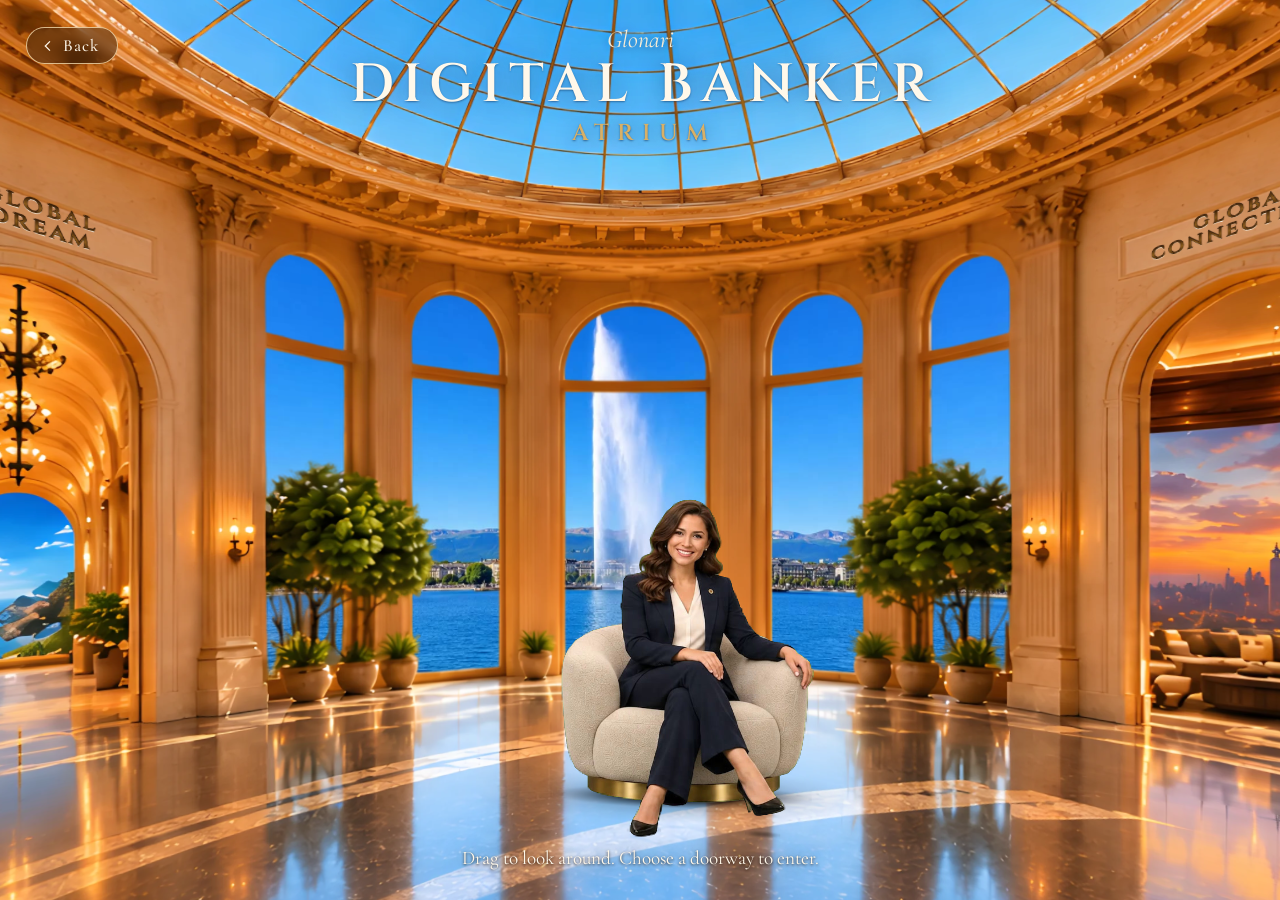
<file: digital-banker/atrium/index.html>
<!doctype html>
<html lang="en">
<head>
<meta charset="utf-8">
<meta name="viewport" content="width=device-width, initial-scale=1, viewport-fit=cover">
<meta name="theme-color" content="#2b1a0c">
<title>Glonari — Digital Banker Atrium</title>
<!-- Dark entry veil from digital-banker/gia/index.html (#exit-veil there):
     same color on both sides of the hand-off, and the same color as this
     page's own #veil (#1c1005), so arriving here reads as one short dip to
     dark. Inline here, not a linked stylesheet or a JS-added class, so the
     very first paint is already fully opaque while the panorama, fonts and
     WebGL scene are prepared underneath. Faded out by the control script at
     the end of <body> once atrium.js marks the scene ready (body.ready). -->
<style>
  #gia-entry-veil { position: fixed; inset: 0; z-index: 2000; opacity: 1; pointer-events: none; background: #1c1005; }
  /* While the veil covers the page, the canvas appears at once instead of
     through its own 1.2s fade from the walnut background, so the veil
     lifts straight onto the finished hall (see the control script). */
  html.gia-entry #stage canvas { transition: filter .5s ease; }
</style>
<script>document.documentElement.classList.add('gia-entry');</script>
<style>
  @font-face { font-family: Cinzel; font-weight: 600; font-display: swap; src: url('assets/fonts/cinzel-latin-600-normal.woff2') format('woff2'); }
  @font-face { font-family: 'Cormorant Garamond'; font-weight: 400; font-display: swap; src: url('assets/fonts/cormorant-garamond-latin-400-normal.woff2') format('woff2'); }
  @font-face { font-family: 'Cormorant Garamond'; font-weight: 400; font-style: italic; font-display: swap; src: url('assets/fonts/cormorant-garamond-latin-400-italic.woff2') format('woff2'); }
  @font-face { font-family: 'Cormorant Garamond'; font-weight: 500; font-display: swap; src: url('assets/fonts/cormorant-garamond-latin-500-normal.woff2') format('woff2'); }

  :root {
    --walnut: #2b1a0c;
    --stone: #efdfbf;
    --gilt: #d8b067;
    --gilt-deep: #9a6d2c;
    --ivory: #fff8ea;
    --card-bg: rgba(250, 240, 220, 0.92);
    --card-ink: #3a2410;
    --card-muted: #6d5033;
    --serif: 'Cormorant Garamond', Garamond, 'Times New Roman', serif;
    --inscription: Cinzel, 'Trajan Pro', Georgia, serif;
    color-scheme: light dark;
    box-sizing: border-box;
    padding-top: env(safe-area-inset-top, 0px);
    padding-bottom: env(safe-area-inset-bottom, 0px);
  }
  @media (prefers-color-scheme: dark) {
    :root:not([data-theme="light"]) { --card-bg: rgba(38, 24, 11, 0.9); --card-ink: #f6e6c6; --card-muted: #cdb38a; }
  }
  :root[data-theme="dark"] { --card-bg: rgba(38, 24, 11, 0.9); --card-ink: #f6e6c6; --card-muted: #cdb38a; }
  *, *::before, *::after { box-sizing: inherit; }
  html { height: 100%; scroll-padding-top: env(safe-area-inset-top, 0px); }
  body { height: 100%; margin: 0; overflow: hidden; background: var(--walnut); color: var(--ivory); font-family: var(--serif); }

  #stage { position: fixed; inset: 0; touch-action: none; cursor: grab; user-select: none; -webkit-user-select: none; }
  #stage.dragging { cursor: grabbing; }
  #stage.pointing:not(.dragging) { cursor: pointer; }
  #stage canvas { position: absolute; inset: 0; width: 100%; height: 100%; display: block; opacity: 0; transition: opacity 1.2s ease, filter .5s ease; }
  body.ready #stage canvas { opacity: 1; }
  body.in-room #stage canvas { filter: blur(14px) brightness(.5); }

  #overlay { position: absolute; inset: 0; width: 100%; height: 100%; overflow: visible; }
  #overlay .door { fill: transparent; pointer-events: all; }
  #overlay .dim { fill: rgba(28, 16, 5, .5); pointer-events: none; opacity: 0; transition: opacity .45s ease; }
  #overlay .glow { fill: rgba(255, 214, 150, .10); stroke: #f1cf8c; stroke-width: 2; pointer-events: none; opacity: 0; transition: opacity .35s ease;
    filter: drop-shadow(0 0 6px rgba(255, 206, 120, .9)) drop-shadow(0 0 22px rgba(255, 190, 90, .55)); mix-blend-mode: screen; }
  #overlay.has-active .dim, #overlay.has-active .glow { opacity: 1; }
  body.entering #overlay .dim, body.entering #overlay .glow { opacity: 0; }
  body.in-room #overlay { opacity: 0; }

  .masthead { position: fixed; top: calc(env(safe-area-inset-top, 0px) + clamp(14px, 3vh, 34px)); left: 0; right: 0; text-align: center; pointer-events: none;
    opacity: 0; transform: translateY(-6px); transition: opacity 1.4s ease .4s, transform 1.4s ease .4s; }
  body.ready .masthead { opacity: 1; transform: none; }
  body.in-room .masthead, body.entering .masthead { opacity: 0; transition-delay: 0s; }
  .masthead h1, .masthead p { margin: 0; line-height: 1.1; }
  .masthead [hidden] { display: none; }
  #overline { font-family: var(--serif); font-style: italic; font-size: clamp(18px, 1.9vw, 26px); color: #f7ecd6;
    text-shadow: 0 1px 8px rgba(10, 40, 90, .6); margin-bottom: .1em; }
  #title { font-family: var(--inscription); font-weight: 600; font-size: clamp(26px, 4.2vw, 58px); letter-spacing: .16em; padding-left: .16em;
    text-transform: uppercase; white-space: nowrap; color: var(--ivory); text-shadow: 0 1px 2px rgba(20, 50, 90, .55), 0 0 26px rgba(10, 40, 90, .45); }
  #subtitle { font-family: var(--inscription); font-weight: 600; font-size: clamp(16px, 1.8vw, 26px); letter-spacing: .35em; padding-left: .35em;
    text-transform: uppercase; margin-top: .25em; color: var(--gilt); text-shadow: 0 1px 2px rgba(20, 50, 90, .6), 0 0 18px rgba(10, 40, 90, .5); }

  #caption { position: fixed; left: 0; right: 0; bottom: calc(env(safe-area-inset-bottom, 0px) + clamp(14px, 3.5vh, 30px)); margin: 0; text-align: center; pointer-events: none;
    font-size: clamp(16px, 1.5vw, 20px); color: var(--ivory); text-shadow: 0 1px 3px rgba(30, 15, 3, .9), 0 0 18px rgba(30, 15, 3, .7);
    opacity: 0; transition: opacity 1s ease 1s; }
  body.ready #caption { opacity: 1; }
  body.in-room #caption, body.entering #caption { opacity: 0; transition-delay: 0s; }

  .step { position: fixed; top: 50%; z-index: 3; width: 46px; height: 46px; margin-top: -23px; display: none; place-items: center; padding: 0;
    border-radius: 50%; border: 1px solid rgba(255, 231, 186, .75); background: rgba(43, 26, 12, .45); color: var(--ivory); cursor: pointer;
    backdrop-filter: blur(6px); -webkit-backdrop-filter: blur(6px); opacity: 0; transition: opacity 1s ease 1.2s; }
  .step svg { width: 18px; height: 18px; }
  #prev { left: calc(env(safe-area-inset-left, 0px) + 12px); }
  #next { right: calc(env(safe-area-inset-right, 0px) + 12px); }
  .step:focus-visible { outline: 2px solid var(--gilt); outline-offset: 3px; }
  @media (max-width: 760px), (pointer: coarse) { .step { display: grid; } }
  body.ready .step { opacity: 1; }
  body.in-room .step, body.entering .step { opacity: 0; pointer-events: none; transition-delay: 0s; }
  #rooms-nav button { position: fixed; width: 1px; height: 1px; overflow: hidden; clip-path: inset(50%); white-space: nowrap; border: 0; padding: 0; }

  #veil { position: fixed; inset: 0; background: #1c1005; opacity: 0; pointer-events: none; transition: opacity .38s ease; z-index: 5; }
  #veil.on { opacity: 1; }

  #room { position: fixed; inset: 0; z-index: 4; display: grid; place-items: center; padding: 24px; opacity: 0; transition: opacity .5s ease; }
  #room.shown { opacity: 1; }
  #room[hidden] { display: none; }
  #room-video { position: absolute; inset: 0; width: 100%; height: 100%; object-fit: cover; display: none; }
  #room.with-video #room-video { display: block; }
  #room.with-video { place-items: end start; padding: clamp(18px, 5vw, 64px); padding-bottom: calc(env(safe-area-inset-bottom, 0px) + clamp(18px, 5vw, 56px)); }
  .room-card { position: relative; max-width: 34rem; width: 100%; padding: clamp(24px, 4vw, 44px); background: var(--card-bg); color: var(--card-ink);
    border: 1px solid rgba(216, 176, 103, .7); outline: 1px solid rgba(216, 176, 103, .35); outline-offset: 5px; border-radius: 2px;
    box-shadow: 0 30px 80px rgba(20, 10, 2, .45); backdrop-filter: blur(6px); -webkit-backdrop-filter: blur(6px); }
  .room-card h2 { margin: 0 0 .5em; font-family: var(--inscription); font-weight: 600; font-size: clamp(24px, 3vw, 36px); letter-spacing: .12em; line-height: 1.15; }
  .room-card p { margin: 0 0 1.6em; font-size: clamp(18px, 1.6vw, 21px); line-height: 1.5; color: var(--card-muted); }
  #back { font: 500 18px/1 var(--serif); color: var(--card-ink); background: transparent; border: 1px solid var(--gilt-deep); padding: 12px 22px; border-radius: 2px; cursor: pointer;
    transition: background .2s ease, color .2s ease; }
  #back:hover { background: var(--gilt-deep); color: var(--ivory); }
  #back:focus-visible, #rooms-nav button:focus-visible { outline: 2px solid var(--gilt); outline-offset: 3px; }

  #status { pointer-events: none; position: fixed; inset: auto 0 45% 0; margin: 0 auto; max-width: 30rem; padding: 0 24px; text-align: center; font-size: 20px; line-height: 1.5; color: var(--stone); transition: opacity .6s ease; }
  #status:empty::before { content: 'Opening the atrium…'; font-style: italic; opacity: .7; }
  body.ready #status:empty { opacity: 0; }

  /* ---------- Back to Digital Banker (GIA) ----------
     Explicit hard link, never history.back(), per the fixed back-chain of
     the connected Glonari screens. Styled in this page's own language
     (walnut glass pill, gilt hairline, serif caption) like the .step
     buttons. Hidden until the hall has appeared, and while a doorway is
     being entered or a room screen is open. */
  .back-link { position: fixed; z-index: 3;
    top: calc(env(safe-area-inset-top, 0px) + clamp(14px, 3vh, 34px)); left: calc(env(safe-area-inset-left, 0px) + clamp(14px, 2vw, 28px));
    display: inline-flex; align-items: center; gap: 8px; padding: 9px 18px 9px 14px;
    border: 1px solid rgba(255, 231, 186, .75); border-radius: 999px; background: rgba(43, 26, 12, .45);
    backdrop-filter: blur(6px); -webkit-backdrop-filter: blur(6px);
    font: 500 17px/1 var(--serif); letter-spacing: .06em; color: var(--ivory); text-decoration: none;
    opacity: 0; pointer-events: none; transition: opacity 1s ease 1s, background .2s ease, border-color .2s ease; }
  .back-link svg { width: 14px; height: 14px; }
  .back-link:hover { background: rgba(43, 26, 12, .7); border-color: var(--gilt); }
  .back-link:focus-visible { outline: 2px solid var(--gilt); outline-offset: 3px; }
  body.ready .back-link { opacity: 1; pointer-events: auto; }
  body.in-room .back-link, body.entering .back-link { opacity: 0; pointer-events: none; transition-delay: 0s; }

  @media (prefers-reduced-motion: reduce) { *, *::before, *::after { transition-duration: .01s !important; transition-delay: 0s !important; } }
</style>
</head>
<body>
  <div id="gia-entry-veil" aria-hidden="true"></div>
  <a class="back-link" href="../gia/index.html" aria-label="Back to Digital Banker"><svg viewBox="0 0 18 18" aria-hidden="true"><path d="M11.5 3 5.5 9l6 6" fill="none" stroke="currentColor" stroke-width="1.6"/></svg><span>Back</span></a>
  <main id="stage" aria-label="The atrium. Drag to look around; choose a doorway to enter a room.">
    <svg id="overlay" aria-hidden="true"></svg>
  </main>

  <header class="masthead">
    <p id="overline"></p>
    <h1 id="title"></h1>
    <p id="subtitle"></p>
  </header>

  <p id="caption" aria-live="polite"></p>
  <nav id="rooms-nav" aria-label="Rooms"></nav>
  <button class="step" id="prev" type="button" aria-label="Previous doorway"><svg viewBox="0 0 18 18" aria-hidden="true"><path d="M11.5 3 5.5 9l6 6" fill="none" stroke="currentColor" stroke-width="1.6"/></svg></button>
  <button class="step" id="next" type="button" aria-label="Next doorway"><svg viewBox="0 0 18 18" aria-hidden="true"><path d="m6.5 3 6 6-6 6" fill="none" stroke="currentColor" stroke-width="1.6"/></svg></button>
  <p id="status" role="status"></p>

  <section id="room" hidden aria-labelledby="room-title">
    <video id="room-video" muted loop playsinline preload="none"></video>
    <div class="room-card">
      <h2 id="room-title"></h2>
      <p id="room-text"></p>
      <button id="back" type="button">Back to the atrium</button>
    </div>
  </section>
  <div id="veil"></div>

  <script src="vendor/three.min.js"></script>
  <script src="atrium.js"></script>
  <script>
  /* Entry-veil control (see #gia-entry-veil in <head>). Waits for the
     atrium's own "scene is ready" signal: atrium.js adds body.ready only
     after the panorama has decoded, the Cinzel font is in and the WebGL
     scene is built. With GIA's prefetch this is normally already the case
     a frame or two after landing. If it takes longer than MAX_HOLD_MS (or
     atrium.js reports an error in #status), the veil lifts anyway and the
     page falls back to its own "Opening the atrium…" loader and canvas
     fade-in, rather than holding a dark screen. */
  (function () {
    var VEIL_OUT_MS = 250, MAX_HOLD_MS = 1200;
    var el = document.getElementById('gia-entry-veil');
    var status = document.getElementById('status');
    var root = document.documentElement;
    if (!el) { root.classList.remove('gia-entry'); return; }
    var reduceMotion = window.matchMedia('(prefers-reduced-motion: reduce)').matches;
    var done = false, observer = null, holdTimer = 0;
    function isReady() { return document.body.classList.contains('ready'); }
    function reveal() {
      if (done) return;
      done = true;
      if (observer) observer.disconnect();
      clearTimeout(holdTimer);
      // not ready yet: give the canvas its own fade-in back for when it is
      if (!isReady()) root.classList.remove('gia-entry');
      el.style.transition = reduceMotion ? 'none' : 'opacity ' + VEIL_OUT_MS + 'ms ease-out';
      el.style.opacity = '0';
      setTimeout(function () { el.remove(); root.classList.remove('gia-entry'); }, reduceMotion ? 0 : VEIL_OUT_MS);
    }
    function check() {
      if (isReady() || (status && status.textContent.trim())) {
        // one frame so the first rendered frame of the hall is on screen under the veil
        requestAnimationFrame(reveal);
        return true;
      }
      return false;
    }
    if (check()) return;
    observer = new MutationObserver(check);
    observer.observe(document.body, { attributes: true, attributeFilter: ['class'] });
    if (status) observer.observe(status, { childList: true, characterData: true, subtree: true });
    holdTimer = setTimeout(reveal, MAX_HOLD_MS);
  })();
  </script>
</body>
</html>
</file>
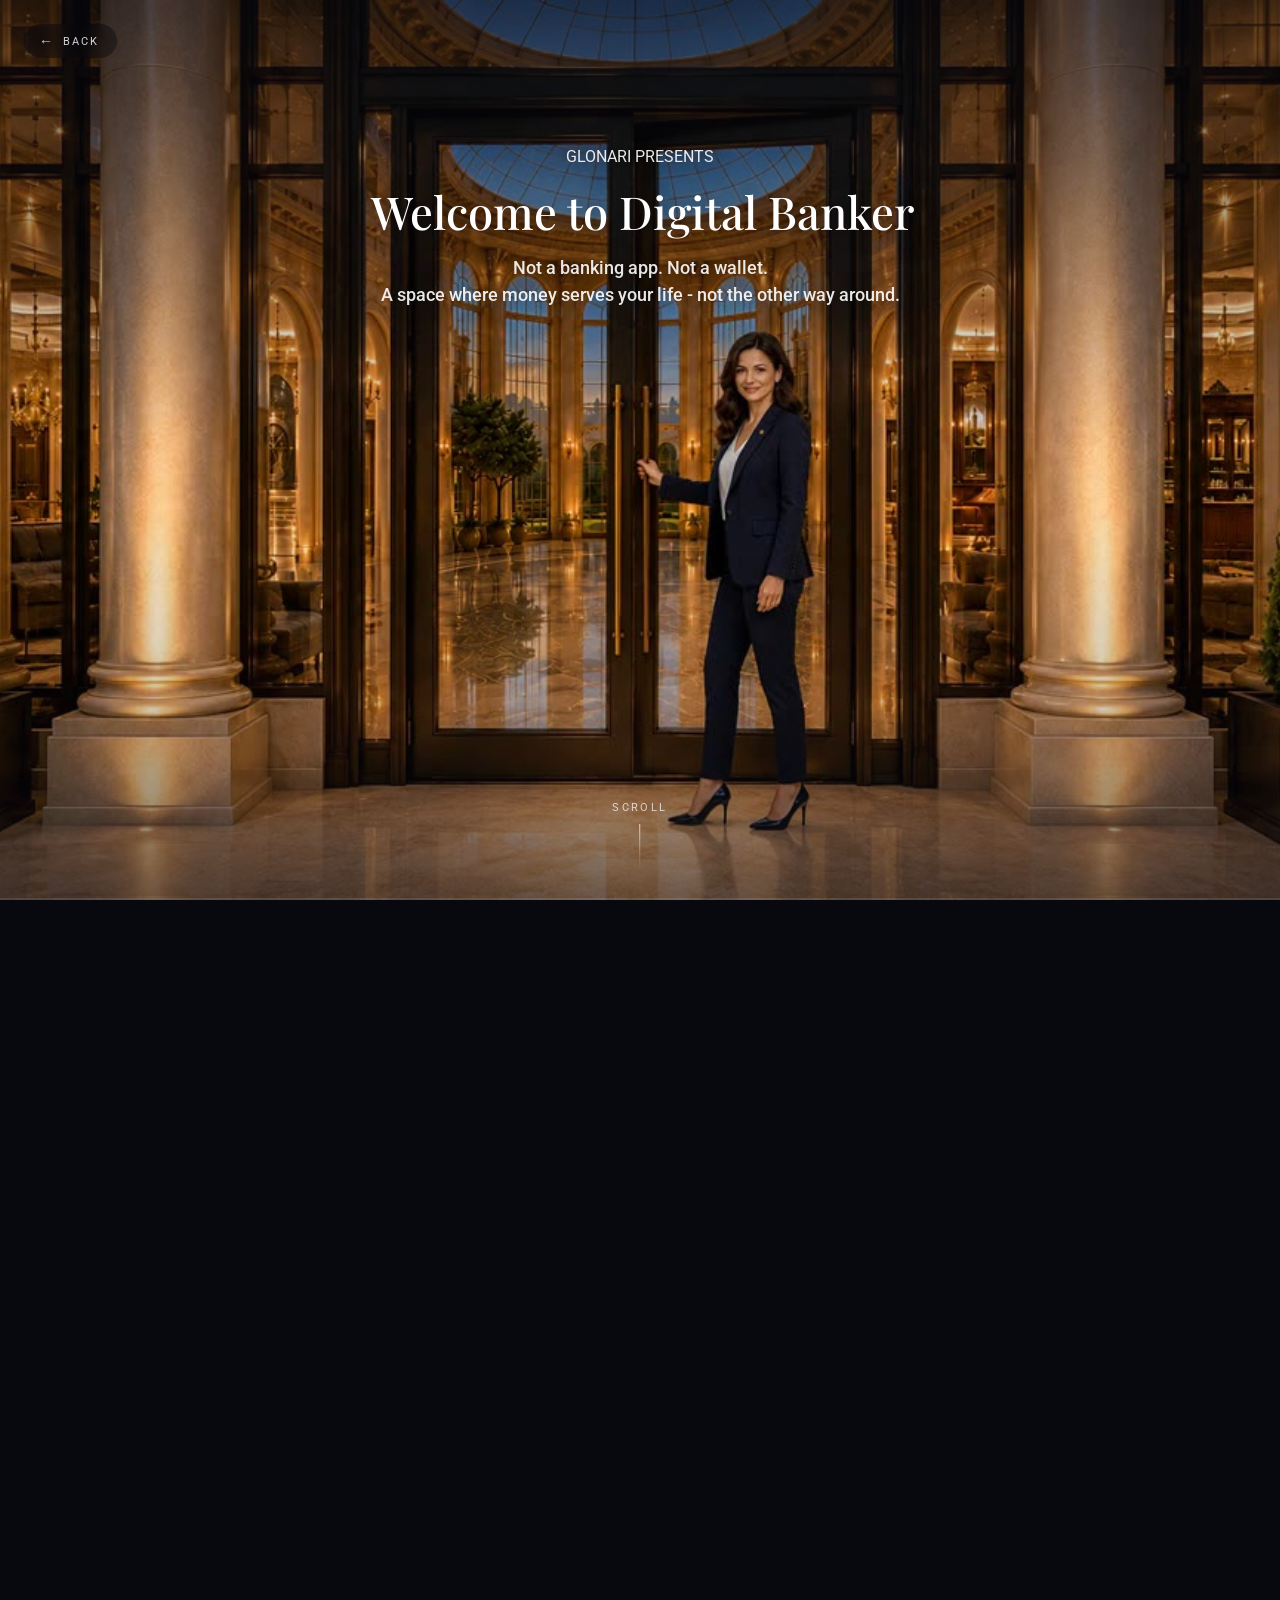
<file: digital-banker/gia/index.html>
<!DOCTYPE html>
<html lang="en">
<head>
<meta charset="utf-8">
<meta name="viewport" content="width=device-width, initial-scale=1, viewport-fit=cover">
<title>Digital Banker — Welcome</title>
<meta name="description" content="Not a banking app. Not a wallet. A space where money serves your life.">
<link rel="preconnect" href="https://fonts.googleapis.com">
<link rel="preconnect" href="https://fonts.gstatic.com" crossorigin>
<link href="https://fonts.googleapis.com/css2?family=Playfair+Display:wght@500;700&family=Roboto:wght@400;500&display=swap" rel="stylesheet">
<link rel="preload" as="image" href="poster.jpg">
<style>
/* ============================================================
   DIGITAL BANKER — DESIGN SYSTEM
   Reference frames: 1920x1080 (blocks 1-3), 1820x1024 (block 4).
   Positions are % of the frame; type is expressed in design pixels
   via --u / --u4, so the Figma proportions hold at any size.
   ============================================================ */
:root{
  --ink:          #FFFFFF;
  --ink-soft:     rgba(255,255,255,.90);
  --accent:       #D8B26A;   /* warm gold, sampled from the lobby light */
  --bg:           #07090F;
  --scrim-top:    .62;       /* legibility scrim over the bright lobby */
  --scrim-bottom: .55;
  --font-display: "Playfair Display", "Times New Roman", Georgia, serif;
  --font-text:    "Roboto", "Helvetica Neue", Arial, sans-serif;
}

*,*::before,*::after{ box-sizing:border-box; }
html{ background:var(--bg); }
/* NB: no `overflow-x:hidden` on <html>/<body> — it turns that element into a
   scroll container and breaks the sticky pin. Nothing here overflows sideways. */
body{
  margin:0; background:var(--bg); color:var(--ink);
  font-family:var(--font-text);
  -webkit-font-smoothing:antialiased; -moz-osx-font-smoothing:grayscale;
}

/* ---------- scroll rig -------------------------------------- */
.track{ position:relative; width:100%; }   /* height is set by JS */
.pin{
  position:sticky; top:0;
  height:100vh;    /* fallback */
  height:100svh;   /* small viewport — the pin never hides under a mobile URL bar */
  width:100%; overflow:hidden;
  background:var(--bg);
}

#video{
  position:absolute; inset:0;
  width:100%; height:100%;
  object-fit:cover; object-position:54% center;
  display:block;
  background:var(--bg) url("poster.jpg") 54% center / cover no-repeat;
}

.scrim{
  position:absolute; inset:0; pointer-events:none;
  background:
    linear-gradient(180deg,
      rgba(7,9,15,var(--scrim-top)) 0%,
      rgba(7,9,15,.30) 28%,
      rgba(7,9,15,0)   50%),
    linear-gradient(0deg,
      rgba(7,9,15,var(--scrim-bottom)) 0%,
      rgba(7,9,15,.18) 22%,
      rgba(7,9,15,0)   44%);
}

/* ---------- stage: the 16:9 design frame -------------------- */
.stage{
  position:absolute; left:50%; top:50%;
  transform:translate(-50%,-50%);
  /* page-entrance fade — the first frame lands before the copy does */
  opacity:0; transition:opacity 1.1s cubic-bezier(.22,.61,.36,1) .25s;
  --stage-w: min(100vw, calc(100svh * 16 / 9));
  width:var(--stage-w);
  height:calc(var(--stage-w) * 9 / 16);
  --u:  calc(var(--stage-w) / 1920);   /* 1 design px of the 1920 frame */
  --u4: calc(var(--stage-w) / 1820);   /* 1 design px of the 1820 frame */
  pointer-events:none;
}

.blk{
  position:absolute;
  opacity:0; visibility:hidden;
  will-change:opacity;
  text-shadow:0 calc(2 * var(--u)) calc(28 * var(--u)) rgba(7,9,15,.55);
}

/* Block 1 — X 556 / Y 83.25 · 808.5 x 243.75 · frame 1920x1080 */
.blk--1{
  left:28.95833%; top:7.70833%;
  width:42.10938%; min-height:22.56944%;
  text-align:center;
}
.blk--1 .eyebrow{
  margin:0;
  font-family:var(--font-text); font-weight:400;
  font-size:calc(24 * var(--u)); line-height:1.5;
  letter-spacing:0; text-transform:uppercase;
  color:var(--ink-soft);
}
.blk--1 .headline{
  margin:calc(22.5 * var(--u)) 0 0;
  font-family:var(--font-display); font-weight:500;
  font-size:calc(68 * var(--u)); line-height:1.2;
  letter-spacing:0;
  /* Figma sets this on one line; the webfont runs ~6 design px wider
     than the 808.5 box, so keep the single line rather than reflow. */
  white-space:nowrap;
}
.blk--1 .sub{
  margin:calc(22.5 * var(--u)) 0 0;
  font-family:var(--font-text); font-weight:500;
  font-size:calc(27 * var(--u)); line-height:1.5;
  letter-spacing:0; color:var(--ink-soft);
}

/* Block 2 — X 365.25 / Y 91.5 · 712.5 x 162 · frame 1920x1080 */
.blk--2{
  left:19.02344%; top:8.47222%;
  width:37.10938%; min-height:15%;
  text-align:left;
}
/* Block 3 — X 1147.5 / Y 751.5 · 660.75 x 216 · frame 1920x1080 */
.blk--3{
  left:59.76563%; top:69.58333%;
  width:34.41406%; min-height:20%;
  text-align:left;
}
.blk--2 p, .blk--3 p{
  margin:0;
  font-family:var(--font-display); font-weight:700;
  font-size:calc(36 * var(--u)); line-height:1.5;
  letter-spacing:0;
}

/* Block 4 — X 332 / Y 46.21 · 1156.7 x 234.61 · frame 1820x1024 */
.blk--4{
  left:18.24176%; top:4.51270%;
  width:63.55495%; min-height:22.91113%;
  text-align:center;
}
.blk--4 p{
  margin:0;
  font-family:var(--font-display); font-weight:500;
  font-size:calc(64 * var(--u4)); line-height:1.2;
  letter-spacing:0;
}

/* ---------- scroll affordance -------------------------------- */
.cue{
  position:absolute; left:50%; bottom:clamp(20px, 3.4vh, 44px);
  transform:translateX(-50%);
  display:flex; flex-direction:column; align-items:center; gap:10px;
  font-weight:400; font-size:11px; letter-spacing:.22em;
  text-transform:uppercase; color:rgba(255,255,255,.72);
  pointer-events:none;
  /* opacity is driven every frame from scroll progress in readScroll()
     below (same ramp()/smoothstep technique as the TIMELINE text blocks),
     not a CSS transition — a transition here would lag behind the
     already-eased ramp() curve instead of tracking it. */
}
.cue__line{
  width:1px; height:clamp(28px, 5vh, 52px);
  background:linear-gradient(180deg, rgba(255,255,255,.75), rgba(255,255,255,0));
  animation:cueDrift 2.2s ease-in-out infinite;
}
@keyframes cueDrift{
  0%,100%{ transform:scaleY(.55); transform-origin:top; opacity:.55; }
  50%    { transform:scaleY(1);   transform-origin:top; opacity:1;   }
}
.is-ready .stage{ opacity:1; }

.progress{
  position:absolute; left:0; bottom:0; height:2px; width:100%;
  background:rgba(255,255,255,.10);
}
.progress__bar{
  height:100%; width:0;
  background:linear-gradient(90deg, rgba(216,178,106,.35), var(--accent));
}
/* video download progress, shown only until the clip is in memory */
.loading{
  position:absolute; left:0; top:0; height:2px; width:100%;
  background:var(--accent);
  transform-origin:0 50%; transform:scaleX(0);
  transition:transform .2s linear, opacity .4s ease;
}
.loading.is-done{ opacity:0; }

/* ---------- back navigation -----------------------------------
   Explicit hard link back to the Glonari campus (never history.back(),
   per the fixed back-chain used across digital-banker/global-reserve).
   Fixed to the viewport, not the .stage, so it never scales/pans with
   the video stage. env(safe-area-inset-*) is a no-op on the desktop-only
   target today but keeps this correct if the page is ever viewed on a
   notched device. */
.back-link{
  position:fixed;
  top:calc(env(safe-area-inset-top, 0px) + 24px);
  left:calc(env(safe-area-inset-left, 0px) + 24px);
  z-index:50;
  display:inline-flex; align-items:center; gap:8px;
  padding:10px 18px 10px 15px;
  background:rgba(7,9,15,.4);
  backdrop-filter:blur(6px); -webkit-backdrop-filter:blur(6px);
  border-radius:999px;
  font-family:var(--font-text); font-weight:400; font-size:11px;
  letter-spacing:.18em; text-transform:uppercase;
  color:rgba(255,255,255,.82); text-decoration:none;
  transition:color .25s ease, background-color .25s ease;
}
.back-link:hover, .back-link:focus-visible{
  color:var(--accent);
  background:rgba(7,9,15,.55);
}
.back-link:focus-visible{ outline:1px solid var(--accent); outline-offset:3px; }
.back-link__arrow{ font-size:14px; line-height:1; }

/* ---------- mobile ------------------------------------------- */
@media (max-width: 820px){
  :root{ --scrim-top:.68; --scrim-bottom:.62; }

  .stage{ left:0; top:0; transform:none; width:100%; height:100%; }

  .blk{
    left:clamp(20px, 6vw, 40px);
    right:clamp(20px, 6vw, 40px);
    width:auto; min-height:0;
    text-shadow:0 2px 22px rgba(7,9,15,.65);
  }
  /* the spec line breaks are authored for 1920 — let mobile reflow.
     The markup keeps a space before each <br>, so the copy still reads right. */
  .blk br{ display:none; }

  .blk--1{ top:11%; text-align:center; }
  .blk--2{ top:11%; text-align:left; }
  .blk--3{ top:auto; bottom:17%; text-align:left; }  /* clears the home indicator */
  .blk--4{ top:11%; text-align:center; }

  .blk--1 .eyebrow { font-size:clamp(10px, 3vw, 14px); letter-spacing:.14em; }
  .blk--1 .headline{ font-size:clamp(28px, 8.4vw, 46px); margin-top:clamp(10px, 2.6vw, 18px); white-space:normal; }
  .blk--1 .sub     { font-size:clamp(13.5px, 3.9vw, 19px); margin-top:clamp(12px, 3vw, 20px); }
  .blk--2 p,
  .blk--3 p        { font-size:clamp(18px, 5.4vw, 28px); line-height:1.45; }
  .blk--4 p        { font-size:clamp(24px, 7.2vw, 38px); }

  /* no widows once the authored line breaks are dropped */
  .blk--1 .headline, .blk--1 .sub, .blk--4 p{ text-wrap:balance; }
}

/* short landscape phones */
@media (max-height: 460px) and (orientation: landscape){
  .blk--1 .headline{ font-size:calc(58 * var(--u)); }
  .cue{ display:none; }
}

@media (prefers-reduced-motion: reduce){
  .cue__line{ animation:none; }
}
</style>
</head>
<body>

<a class="back-link" href="../../index.html" aria-label="Back to Glonari">
  <span class="back-link__arrow" aria-hidden="true">&larr;</span>
  <span>Back</span>
</a>

<main class="track" id="track">
  <div class="pin">
    <!-- No src here: the script fetches the whole clip into memory first
         (see "video source" below), so scrubbing never waits on the network. -->
    <video id="video"
           data-src="digital-banker-mobile-1080p-scrub.mp4"
           poster="poster.jpg"
           muted playsinline webkit-playsinline
           preload="auto"
           disablepictureinpicture
           aria-hidden="true"
           tabindex="-1"></video>

    <div class="scrim" aria-hidden="true"></div>

    <div class="stage" id="stage">

      <!-- Block 1 · 00:00.0 – 00:02.5 -->
      <section class="blk blk--1" data-block="1">
        <p class="eyebrow">Glonari presents</p>
        <h1 class="headline">Welcome to Digital Banker</h1>
        <p class="sub">Not a banking app. Not a wallet. <br>A space where money serves your life - not the other way around.</p>
      </section>

      <!-- Block 2 · 00:02.5 – 00:05.5 -->
      <section class="blk blk--2" data-block="2">
        <p>Every door here isn&rsquo;t about your balance. <br>It&rsquo;s about what you&rsquo;re ready to move <br>toward next.</p>
      </section>

      <!-- Block 3 · 00:05.5 – 00:07.5 -->
      <section class="blk blk--3" data-block="3">
        <p>Gia has already prepared everything: <br>where you stand, what&rsquo;s ahead, and the <br>step that&rsquo;s closest. <br>No anxious numbers - just clarity.</p>
      </section>

      <!-- Block 4 · 00:07.5 – 00:10.0, held -->
      <section class="blk blk--4" data-block="4">
        <p>Welcome to a place where your <br>readiness is visible, and progress is felt.</p>
      </section>

    </div>

    <div class="cue" id="cue" aria-hidden="true">
      <span>Scroll</span>
      <span class="cue__line"></span>
    </div>

    <div class="loading" id="loading" aria-hidden="true"></div>
    <div class="progress" aria-hidden="true"><div class="progress__bar" id="bar"></div></div>
  </div>
</main>

<!-- Dark veil before handing off to digital-banker/atrium/ (replaced the
     former golden #light-flash on 2026-10-01, at user request). Same color
     as the atrium's own #veil (#1c1005) and as #gia-entry-veil, which is
     already opaque on the atrium's first paint, so the navigation reads as
     one short dip to dark: this page fades the veil in (EXIT_VEIL_MS), the
     atrium fades its own copy out once its scene is ready. -->
<div id="exit-veil" aria-hidden="true"></div>
<style>
#exit-veil{
  position:fixed; inset:0; z-index:10000; opacity:0; pointer-events:none;
  background:#1c1005;
  transition:opacity 200ms ease-in;
}
#exit-veil.active{ opacity:1; }
@media (prefers-reduced-motion: reduce){
  #exit-veil{ transition:none; }
}
</style>

<script>
(function () {
  'use strict';

  /* ---------------- configuration ------------------------------ */
  var DURATION      = 10.125;  // s — real length of the clip
  var PX_PER_SECOND = 620;     // scroll pace
  var HOLD_SHARE    = 0.15;    // last 15% of the scroll holds the final frame
  var SMOOTHING     = 0.16;    // lerp factor, lower = softer

  /* Touch devices (added 2026-10-12): at PX_PER_SECOND the clip is ~7400px
     of scroll — 15-20 swipes on a phone. On a coarse pointer (same test as
     atrium.js) the whole scroll is instead TOUCH_SCROLL_SCREENS viewport
     heights (~2650px on an iPhone 14, ~4-6 swipes), and the final-frame hold
     shrinks to TOUCH_HOLD_SHARE: the final frame hands off to the atrium on
     its own after FINAL_FRAME_ADVANCE_MS, so a long empty tail isn't needed.
     Mouse/trackpad desktops keep PX_PER_SECOND and HOLD_SHARE unchanged.
     To retune the phone pace, change TOUCH_SCROLL_SCREENS only. */
  var IS_TOUCH             = window.matchMedia('(pointer: coarse)').matches;
  var TOUCH_SCROLL_SCREENS = 4;     // whole scroll = 4 x viewport height
  var TOUCH_HOLD_SHARE     = 0.05;  // last 5% of the scroll holds the final frame
  if (IS_TOUCH) HOLD_SHARE = TOUCH_HOLD_SHARE;
  var SEEK_EPSILON  = 1 / 48;  // half a frame @ 24fps

  var CROSSFADE = 0.5;         // s — per digital_banker_timecoding.md

  /* Straight out of digital_banker_timecoding.md — seconds of video time. */
  var BLOCKS = [
    { block: 1, from: 0.0, to:  2.5 },
    { block: 2, from: 2.5, to:  5.5 },
    { block: 3, from: 5.5, to:  7.5 },
    { block: 4, from: 7.5, to: 10.0, hold: true }  // stays put so it can be read
  ];

  var video = document.getElementById('video');
  var track = document.getElementById('track');
  var bar   = document.getElementById('bar');
  var cue   = document.getElementById('cue');

  /* "Scroll" cue: fully visible through the first CUE_FADE_START of the
     scroll progress, then eases out over the next span, gone by
     CUE_FADE_END — so it survives one light wheel notch and only recedes
     after a deliberate, noticeable amount of scrolling. */
  var CUE_FADE_START = 0.045;
  var CUE_FADE_END   = 0.09;

  /* ---------------- hand-off to the next screen ------------------
     Block 4 already holds on the final frame for the last HOLD_SHARE of
     the scroll (see readScroll below) so it can be read — this is that
     hold's natural exit. Once the visitor has scrolled all the way to the
     very bottom (p >= ADVANCE_AT) we wait ADVANCE_DELAY_MS, then fade in
     the dark #exit-veil and navigate to the atrium. ADVANCE_DELAY_MS was
     1100ms until 2026-10-01; shortened to 250ms at user request (Block 4
     is already read during the scroll hold itself), keeping only enough
     delay to act as the momentum-overshoot guard below. The delay is cancelled if they scroll back up before it
     fires, so a momentum overshoot at the bottom can't trigger it by
     accident. NEXT_SCREEN_URL is relative to this file, matching the
     digital-banker/gia -> digital-banker/atrium layout (the atrium
     replaced the former digital-banker/lobby/ on 2026-10-01). */
  var NEXT_SCREEN_URL   = '../atrium/index.html';
  var ADVANCE_AT        = 0.999;
  var ADVANCE_DELAY_MS  = 250;
  var EXIT_VEIL_MS      = 200; // keep in sync with #exit-veil's CSS transition-duration
  var exitVeil          = document.getElementById('exit-veil');
  var advanceTimer      = null;
  var navigating        = false;

  function goToNextScreen() {
    if (navigating) return;
    navigating = true;
    if (exitVeil) {
      exitVeil.classList.add('active');
      window.setTimeout(function () {
        window.location.href = NEXT_SCREEN_URL;
      }, EXIT_VEIL_MS);
    } else {
      window.location.href = NEXT_SCREEN_URL;
    }
  }

  function scheduleAdvance() {
    if (navigating || advanceTimer) return;
    advanceTimer = window.setTimeout(function () {
      advanceTimer = null;
      goToNextScreen();
    }, ADVANCE_DELAY_MS);
  }

  function cancelAdvance() {
    if (!advanceTimer) return;
    window.clearTimeout(advanceTimer);
    advanceTimer = null;
  }

  /* Second, scroll-independent exit (added 2026-10-12): once the final
     frame is actually on screen — the smoothed currentTime in tick() has
     caught up with DURATION, not merely targetTime — we wait
     FINAL_FRAME_ADVANCE_MS and hand off to the atrium even if the visitor
     stops scrolling, instead of leaving them on a still frame until they
     scroll the remaining ~1100px of hold. Scrolling back out of the final
     frame (targetTime < DURATION) cancels it; returning restarts the full
     delay. The bottom-of-page path above still applies — whichever fires
     first navigates (goToNextScreen is guarded by `navigating`). Not armed
     in #t= review mode. finalFrameArmed is cleared when the page comes
     back from the bfcache (see pageshow below), so returning from the
     atrium with Back does not bounce straight forward again; it re-arms
     as soon as the visitor scrolls off the final frame. */
  var FINAL_FRAME_ADVANCE_MS = 2500;
  var finalFrameTimer        = null;
  var finalFrameArmed        = true;

  function cancelFinalFrameAdvance() {
    if (!finalFrameTimer) return;
    window.clearTimeout(finalFrameTimer);
    finalFrameTimer = null;
  }

  function updateFinalFrameAdvance() {
    if (navigating) return;
    if (frozenTime() !== null || targetTime < DURATION) {
      cancelFinalFrameAdvance();
      finalFrameArmed = true;
      return;
    }
    if (!finalFrameArmed || finalFrameTimer) return;
    if (currentTime >= DURATION - SEEK_EPSILON) {
      finalFrameTimer = window.setTimeout(function () {
        finalFrameTimer = null;
        goToNextScreen();
      }, FINAL_FRAME_ADVANCE_MS);
    }
  }

  /* ---------------- atrium asset prefetch -------------------------
     The next screen (digital-banker/atrium/) waits behind its own
     #gia-entry-veil until its WebGL scene is ready, and that readiness is
     gated on the panorama (atrium-6507.webp, ~1.2MB), the Cinzel font and
     three.js. Firing <link rel=preload> for those (plus the two poster
     frames the scene shows before its videos start) once the visitor is
     p >= ATRIUM_PREFETCH_AT through this video spends the time they still
     spend scrolling/reading here as a download head start. The former
     lobby needed ~13MB here; the atrium's set is ~2MB. Videos are not
     preloaded (rel=preload as=video is not reliably supported); the
     atrium shows their posters until they play.
     crossorigin matters for cache reuse: fonts are always fetched in CORS
     mode, and three.js's TextureLoader requests the posters with
     crossOrigin="anonymous", so those preloads must match. The panorama
     is loaded by a plain new Image() and is preloaded without it. Only the
     full-size panorama is preloaded: this page is desktop-only (the root
     device gate sends phones to mobile/), and the atrium picks the full
     image on any screen at least 700px on its short side. */
  var ATRIUM_PREFETCH_AT = 0.2;
  var atriumPrefetched   = false;
  var ATRIUM_PREFETCH_ASSETS = [
    { href: '../atrium/vendor/three.min.js', as: 'script' },
    { href: '../atrium/assets/atrium-6507.webp', as: 'image' },
    { href: '../atrium/assets/fonts/cinzel-latin-600-normal.woff2', as: 'font', type: 'font/woff2', cors: true },
    { href: '../atrium/assets/fonts/cormorant-garamond-latin-400-normal.woff2', as: 'font', type: 'font/woff2', cors: true },
    { href: '../atrium/assets/window-view.jpg', as: 'image', cors: true },
    { href: '../atrium/assets/gia-poster.jpg', as: 'image', cors: true }
  ];

  function prefetchAtriumAssets() {
    if (atriumPrefetched) return;
    atriumPrefetched = true;
    ATRIUM_PREFETCH_ASSETS.forEach(function (asset) {
      var link = document.createElement('link');
      link.rel = 'preload';
      link.as = asset.as;
      if (asset.type) link.type = asset.type;
      if (asset.cors) link.crossOrigin = 'anonymous';
      link.href = asset.href;
      document.head.appendChild(link);
    });
  }

  /* Each crossfade straddles its boundary, so A is at 50% exactly where B is. */
  var TIMELINE = BLOCKS.map(function (b, i) {
    var half = CROSSFADE / 2;
    return {
      el: document.querySelector('[data-block="' + b.block + '"]'),
      // block 1 is already on screen at t = 0 — it gets the page-entrance fade
      inA:  i === 0 ? -1 : b.from - half,
      inB:  i === 0 ? -0.5 : b.from + half,
      outA: b.hold ? Infinity : b.to - half,
      outB: b.hold ? Infinity : b.to + half,
      alpha: -1
    };
  });

  /* ---------------- helpers ------------------------------------ */
  function clamp01(v) { return v < 0 ? 0 : v > 1 ? 1 : v; }
  function smoothstep(v) { return v * v * (3 - 2 * v); }
  function ramp(t, a, b) {                    // 0 before a, 1 after b, eased between
    if (!isFinite(a)) return 0;
    if (b <= a) return t >= b ? 1 : 0;
    return smoothstep(clamp01((t - a) / (b - a)));
  }

  /* ---------------- layout ------------------------------------- */
  var scrollLength = 0;

  /* Touch scroll length is tied to the viewport height, but mobile browsers
     change innerHeight while the URL bar collapses/expands mid-scroll. The
     base height is therefore only re-read when the width changes (rotation,
     resized window), so the scrub doesn't jump under the visitor's finger. */
  var touchBaseW = 0;
  var touchBaseH = 0;

  function layout() {
    var vh = window.innerHeight;
    if (IS_TOUCH) {
      if (!touchBaseH || window.innerWidth !== touchBaseW) {
        touchBaseW = window.innerWidth;
        touchBaseH = vh;
      }
      scrollLength = Math.round(TOUCH_SCROLL_SCREENS * touchBaseH);
    } else {
      scrollLength = Math.round((DURATION * PX_PER_SECOND) / (1 - HOLD_SHARE));
    }
    track.style.height = (vh + scrollLength) + 'px';
  }

  /* ---------------- scroll -> video time ----------------------- */
  var targetTime = 0;
  var currentTime = 0;
  var needsFrame = true;

  /* Review mode: #t=4.0 freezes the timeline at that video second and ignores
     scroll, so a single block can be checked against the Figma frame. */
  function frozenTime() {
    var m = /^#t=(-?[\d.]+)$/.exec(window.location.hash);
    return m ? Math.max(0, Math.min(DURATION, parseFloat(m[1]))) : null;
  }

  function scrollTop() {
    return window.pageYOffset || document.documentElement.scrollTop ||
           document.body.scrollTop || 0;
  }

  function readScroll() {
    var frozen = frozenTime();
    if (frozen !== null) { targetTime = frozen; needsFrame = true; return; }

    var y = scrollTop();
    var p = scrollLength > 0 ? clamp01(y / scrollLength) : 0;

    // the scrub occupies the first (1 - HOLD_SHARE) of the scroll;
    // the remainder holds the last frame so block 4 can be read.
    targetTime = clamp01(p / (1 - HOLD_SHARE)) * DURATION;

    bar.style.width = (p * 100).toFixed(3) + '%';
    cue.style.opacity = (1 - ramp(p, CUE_FADE_START, CUE_FADE_END)).toFixed(3);
    needsFrame = true;

    if (p >= ADVANCE_AT) scheduleAdvance();
    else cancelAdvance();
    if (p >= ATRIUM_PREFETCH_AT) prefetchAtriumAssets();
  }

  /* ---------------- render loop -------------------------------- */
  function applyText(t) {
    for (var i = 0; i < TIMELINE.length; i++) {
      var seg = TIMELINE[i];
      var a = ramp(t, seg.inA, seg.inB) * (1 - ramp(t, seg.outA, seg.outB));
      if (Math.abs(a - seg.alpha) < 0.002) continue;
      seg.alpha = a;
      seg.el.style.opacity = a.toFixed(3);
      seg.el.style.visibility = a > 0.001 ? 'visible' : 'hidden';
    }
  }

  var lastY = -1;

  function tick() {
    /* Poll the offset instead of trusting `scroll` events: iOS defers them
       during momentum scrolling, and programmatic scrolls skip them entirely. */
    var y = scrollTop();
    if (y !== lastY) { lastY = y; readScroll(); }

    var delta = targetTime - currentTime;

    if (Math.abs(delta) > 0.0004) {
      currentTime += delta * SMOOTHING;
      needsFrame = true;
    } else if (needsFrame) {
      currentTime = targetTime;
    }

    if (needsFrame) {
      needsFrame = Math.abs(targetTime - currentTime) > 0.0004;

      /* One seek at a time: a new currentTime while the previous seek is still
         pending aborts it, and on iOS a stream of those never paints a frame.
         Until the seek lands, needsFrame stays on so the latest time follows. */
      if (video.readyState >= 1 && Math.abs(video.currentTime - currentTime) > SEEK_EPSILON) {
        if (video.seeking) needsFrame = true;
        else { try { video.currentTime = currentTime; } catch (e) { /* not seekable yet */ } }
      }
      applyText(currentTime);
    }

    updateFinalFrameAdvance();
    requestAnimationFrame(tick);
  }

  /* ---------------- first frame / iOS decode kick -------------- */
  var primed = false;
  var hasSource = false;   // set by loadSource() below
  function prime() {
    if (primed || !hasSource) return;
    primed = true;
    var p = video.play();
    if (p && typeof p.then === 'function') {
      p.then(function () {
        video.pause();
        try { video.currentTime = currentTime || 0.001; } catch (e) {}
      }).catch(function () {
        try { video.currentTime = 0.001; } catch (e) {}
      });
    } else {
      video.pause();
      try { video.currentTime = 0.001; } catch (e) {}
    }
  }

  video.addEventListener('loadedmetadata', function () {
    if (video.duration && isFinite(video.duration)) DURATION = video.duration;
    layout();
    readScroll();
  });

  video.addEventListener('loadeddata', function () {
    video.pause();
    prime();
  });

  video.addEventListener('play', function () {   // never free-run
    if (primed) video.pause();
  });

  ['touchstart', 'pointerdown', 'wheel', 'keydown'].forEach(function (evt) {
    window.addEventListener(evt, prime, { once: true, passive: true });
  });

  /* ---------------- wiring ------------------------------------- */
  /* Both paths on purpose: the event responds immediately, the rAF poll in
     tick() covers iOS momentum scrolling and programmatic jumps. readScroll
     is idempotent, so running it twice for one scroll costs nothing. */
  window.addEventListener('scroll', readScroll, { passive: true });
  window.addEventListener('hashchange', readScroll);
  window.addEventListener('resize', function () { layout(); readScroll(); }, { passive: true });
  window.addEventListener('orientationchange', function () {
    setTimeout(function () { layout(); readScroll(); }, 250);
  }, { passive: true });

  if ('scrollRestoration' in history) history.scrollRestoration = 'manual';

  /* Back from the atrium via the bfcache: the page is restored exactly as
     it was left — `navigating` set and #exit-veil opaque. Lift the veil,
     drop any pending timers and disarm the final-frame auto-advance until
     the visitor scrolls off the final frame, so they aren't sent straight
     back to the atrium. */
  window.addEventListener('pageshow', function (e) {
    if (!e.persisted) return;
    cancelAdvance();
    cancelFinalFrameAdvance();
    finalFrameArmed = false;
    navigating = false;
    if (exitVeil) exitVeil.classList.remove('active');
  });

  /* reveal the copy once the first frame and the webfonts are in */
  function reveal() { document.body.classList.add('is-ready'); }
  var fontsReady = document.fonts ? document.fonts.ready : Promise.resolve();
  fontsReady.then(function () {
    if (video.readyState >= 2) reveal();
    else video.addEventListener('loadeddata', reveal, { once: true });
  });
  setTimeout(reveal, 2500);   // never leave the copy hidden

  /* ---------------- video source (added 2026-10-14) ---------------
     Streaming the clip made the first visit unscrubbable on phones: every
     scroll position became a range request, so the frame stayed on the
     poster until the whole file was in the HTTP cache (a second visit
     worked). The clip (~3.3MB) is now fetched whole, with progress in
     #loading, and played from an in-memory blob: once it is there, every
     seek is local. The poster and the text timeline follow the scroll in
     the meantime. Without fetch/Blob support, or if the fetch fails, the
     plain file URL is used as before. */
  var loadingEl = document.getElementById('loading');
  function setSource(src) {
    if (hasSource) return;
    hasSource = true;
    video.src = src;
    if (loadingEl) loadingEl.classList.add('is-done');
  }
  function loadSource() {
    var url = video.getAttribute('data-src');
    if (!window.fetch || !window.Blob || !window.URL || !URL.createObjectURL) { setSource(url); return; }
    fetch(url).then(function (res) {
      if (!res.ok) throw new Error('HTTP ' + res.status);
      var total = +res.headers.get('Content-Length') || 0;
      if (!res.body || !res.body.getReader || !total) return res.blob();
      var reader = res.body.getReader(), chunks = [], got = 0;
      function pump() {
        return reader.read().then(function (r) {
          if (r.done) return new Blob(chunks, { type: 'video/mp4' });
          chunks.push(r.value);
          got += r.value.length;
          if (loadingEl) loadingEl.style.transform = 'scaleX(' + Math.min(1, got / total).toFixed(3) + ')';
          return pump();
        });
      }
      return pump();
    }).then(function (blob) {
      setSource(URL.createObjectURL(blob.type ? blob : new Blob([blob], { type: 'video/mp4' })));
    }).catch(function () { setSource(url); });
  }
  loadSource();

  layout();
  readScroll();
  applyText(0);
  requestAnimationFrame(tick);
})();
</script>
</body>
</html>
</file>
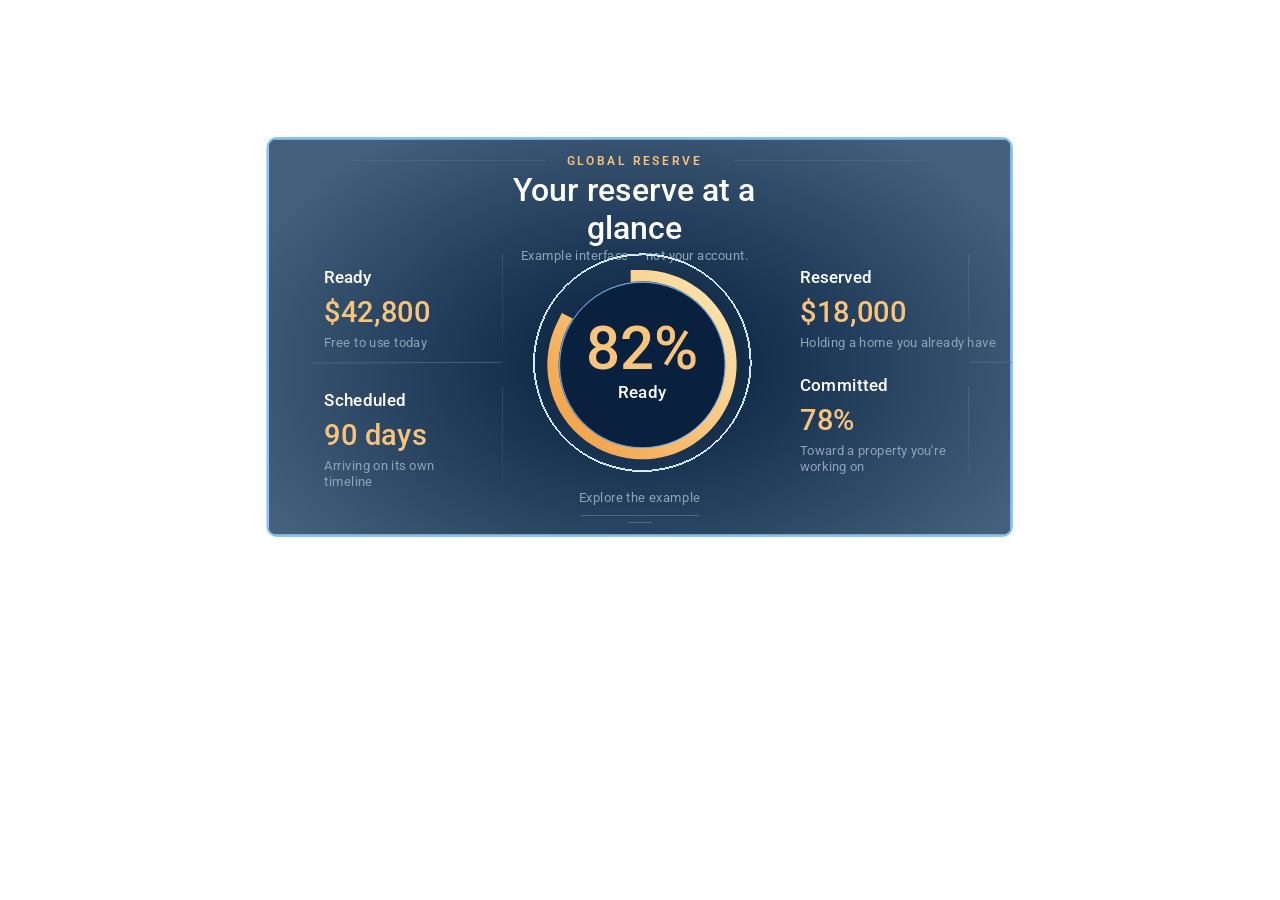
<file: global-reserve/references/reserve-hologram-panel-source/index.html>
<!DOCTYPE html>
<html lang="ru">
<head>
<meta charset="UTF-8">
<meta name="viewport" content="width=device-width, initial-scale=1.0">
<title>Global Reserve — Hologram Panel</title>
<link rel="preconnect" href="https://fonts.googleapis.com">
<link rel="preconnect" href="https://fonts.gstatic.com" crossorigin>
<link href="https://fonts.googleapis.com/css2?family=Roboto:wght@400;500;600&display=swap" rel="stylesheet">
<link rel="stylesheet" href="css/style.css">
</head>
<body>

<div class="stage-outer">
  <div class="stage" id="stage">
    <section class="hologram-panel" data-name="Hologram_Panel_Desktop">

      <!-- background -->
      <div class="panel-bg" data-name="background">
        <div class="panel-bg-glow" data-name="Rectangle 34626156"></div>
        <div class="panel-bg-gradient" data-name="Rectangle 34626155"></div>
      </div>

      <!-- контентный слой обрезается по форме скруглённой панели, как в Figma -->
      <div class="panel-clip">
      <!-- container -->
      <div class="panel-container" data-name="container">

        <!-- header block -->
        <header class="header-block" data-name="header block">
          <div class="header-elements" data-name="elements">
            <img src="assets/header-lines.svg" alt="" class="header-lines-img">
          </div>
          <div class="header-inner" data-name="header block">
            <p class="header-eyebrow" data-name="GLOBAL RESERVE">GLOBAL RESERVE</p>
            <div class="header-text" data-name="text">
              <p class="header-title" data-name="Your reserve at a glance">Your reserve at a glance</p>
              <p class="header-subtitle" data-name="Example interface — not your account.">Example interface — not your account.</p>
            </div>
          </div>
        </header>

        <!-- General Section -->
        <div class="general-section" data-name="General Section">

          <!-- Left states -->
          <div class="left-states" data-name="Left_States">
            <div class="stat-block" data-name="блок текст 1">
              <p class="stat-label" data-name="Ready">Ready</p>
              <p class="stat-value" data-name="$42,800">$42,800</p>
              <p class="stat-caption" data-name="Free to use today">Free to use today</p>
            </div>
            <div class="stat-block" data-name="блок текст 2">
              <p class="stat-label" data-name="Scheduled">Scheduled</p>
              <p class="stat-value" data-name="90 days">90 days</p>
              <p class="stat-caption" data-name="Arriving on its own timeline">Arriving on its own timeline</p>
            </div>
          </div>

          <!-- Progress ring -->
          <div class="progress-ring" data-name="Progress ring">
            <div class="progress-ring-circle" data-name="круг">
              <img src="assets/progress-ring.svg" alt="82% ready progress ring" class="progress-ring-img">
            </div>
            <div class="progress-ring-text" data-name="текст">
              <p class="progress-percent" data-name="82%">82%</p>
              <p class="progress-label" data-name="Ready">Ready</p>
            </div>
          </div>

          <!-- Right states -->
          <div class="right-states" data-name="Right_States">
            <div class="stat-block" data-name="блок текст 3">
              <p class="stat-label" data-name="Reserved">Reserved</p>
              <p class="stat-value" data-name="$18,000">$18,000</p>
              <p class="stat-caption" data-name="Holding a home you already have">Holding a home you already have</p>
            </div>
            <div class="stat-block" data-name="блок текст 4">
              <p class="stat-label" data-name="Committed">Committed</p>
              <p class="stat-value" data-name="78%">78%</p>
              <p class="stat-caption stat-caption--narrow" data-name="Toward a property you're working on">Toward a property you're<br>working on</p>
            </div>
          </div>

          <!-- decorative dividers -->
          <div class="divider-elements divider-elements--left" data-name="элементы">
            <img src="assets/divider-lines.svg" alt="" class="divider-lines-img">
          </div>
          <div class="divider-elements divider-elements--right" data-name="элементы">
            <img src="assets/divider-lines.svg" alt="" class="divider-lines-img">
          </div>

        </div>

        <!-- footer -->
        <footer class="panel-footer" data-name="footer">
          <p class="footer-text" data-name="Explore the example">Explore the example</p>
          <img src="assets/footer-underline.svg" alt="" class="footer-underline-img">
        </footer>

      </div>
      </div>
    </section>
  </div>
</div>

<script src="js/script.js"></script>
</body>
</html>
</file>
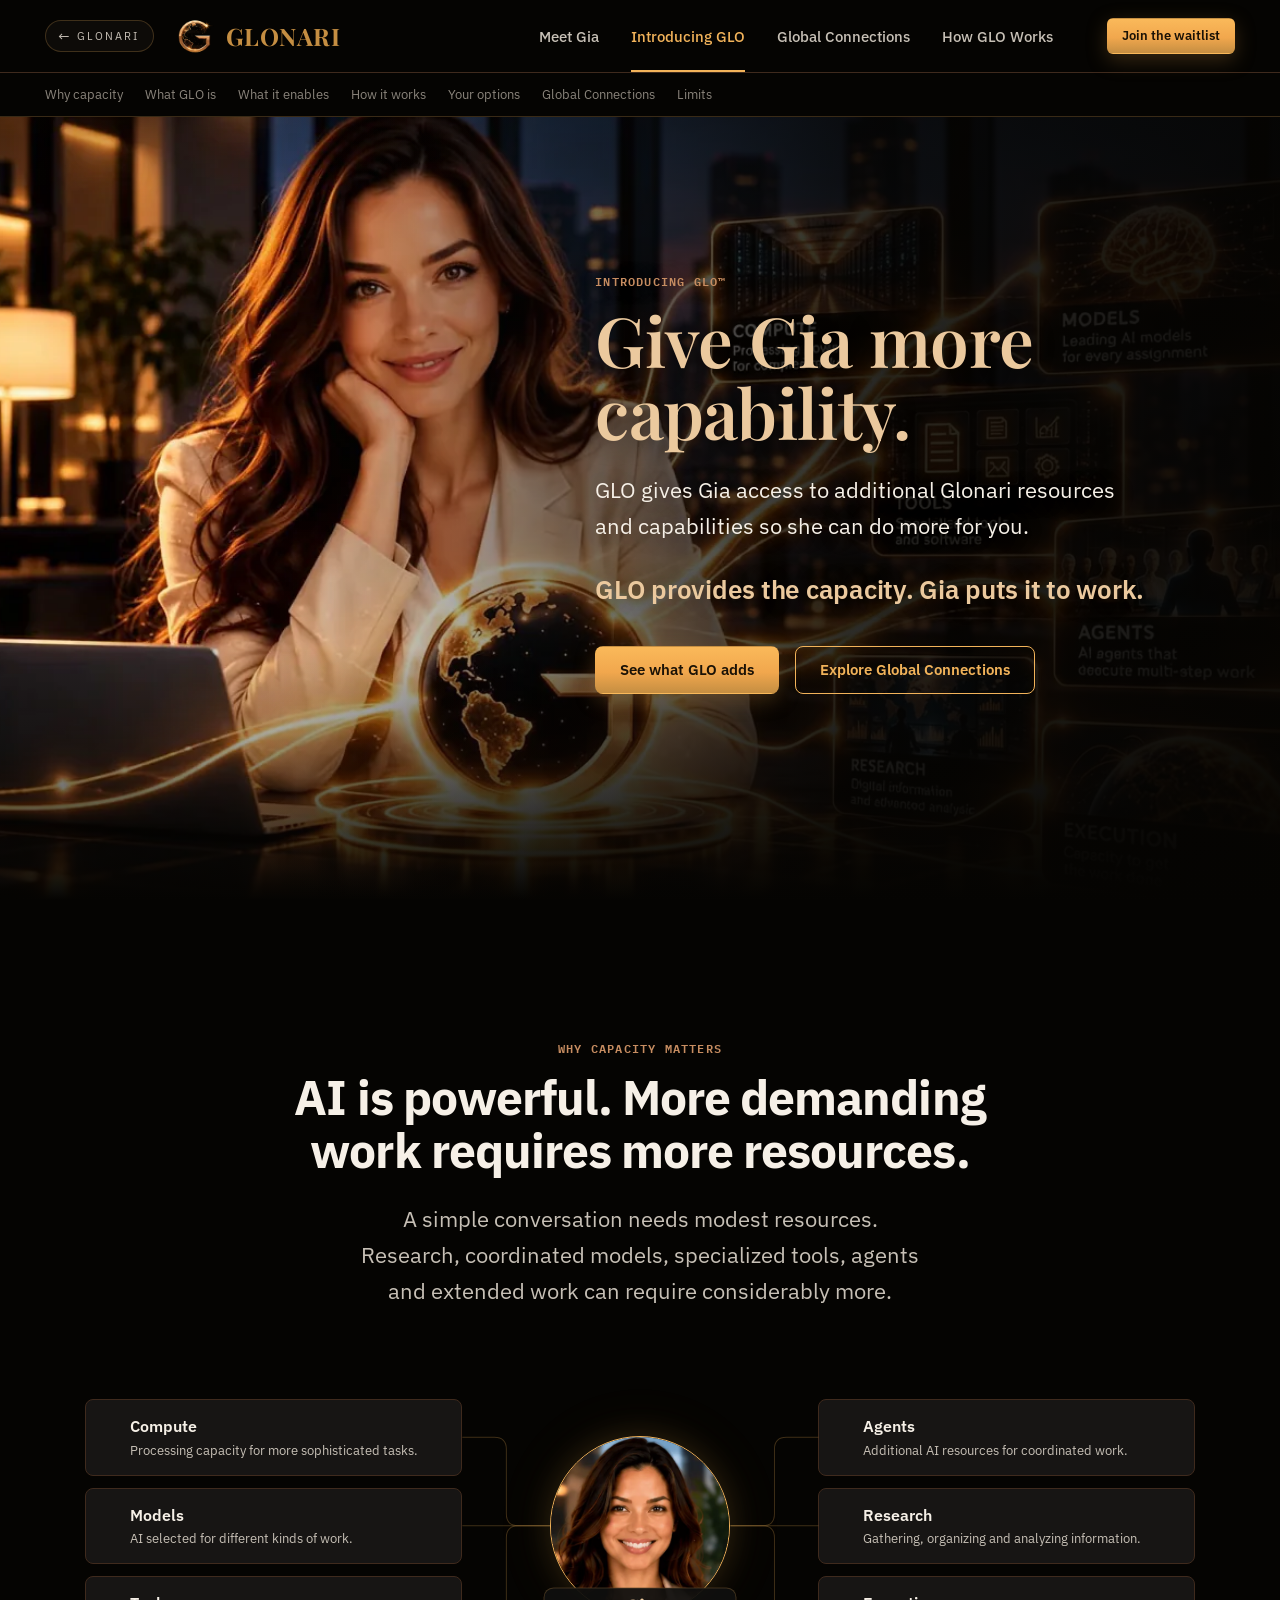
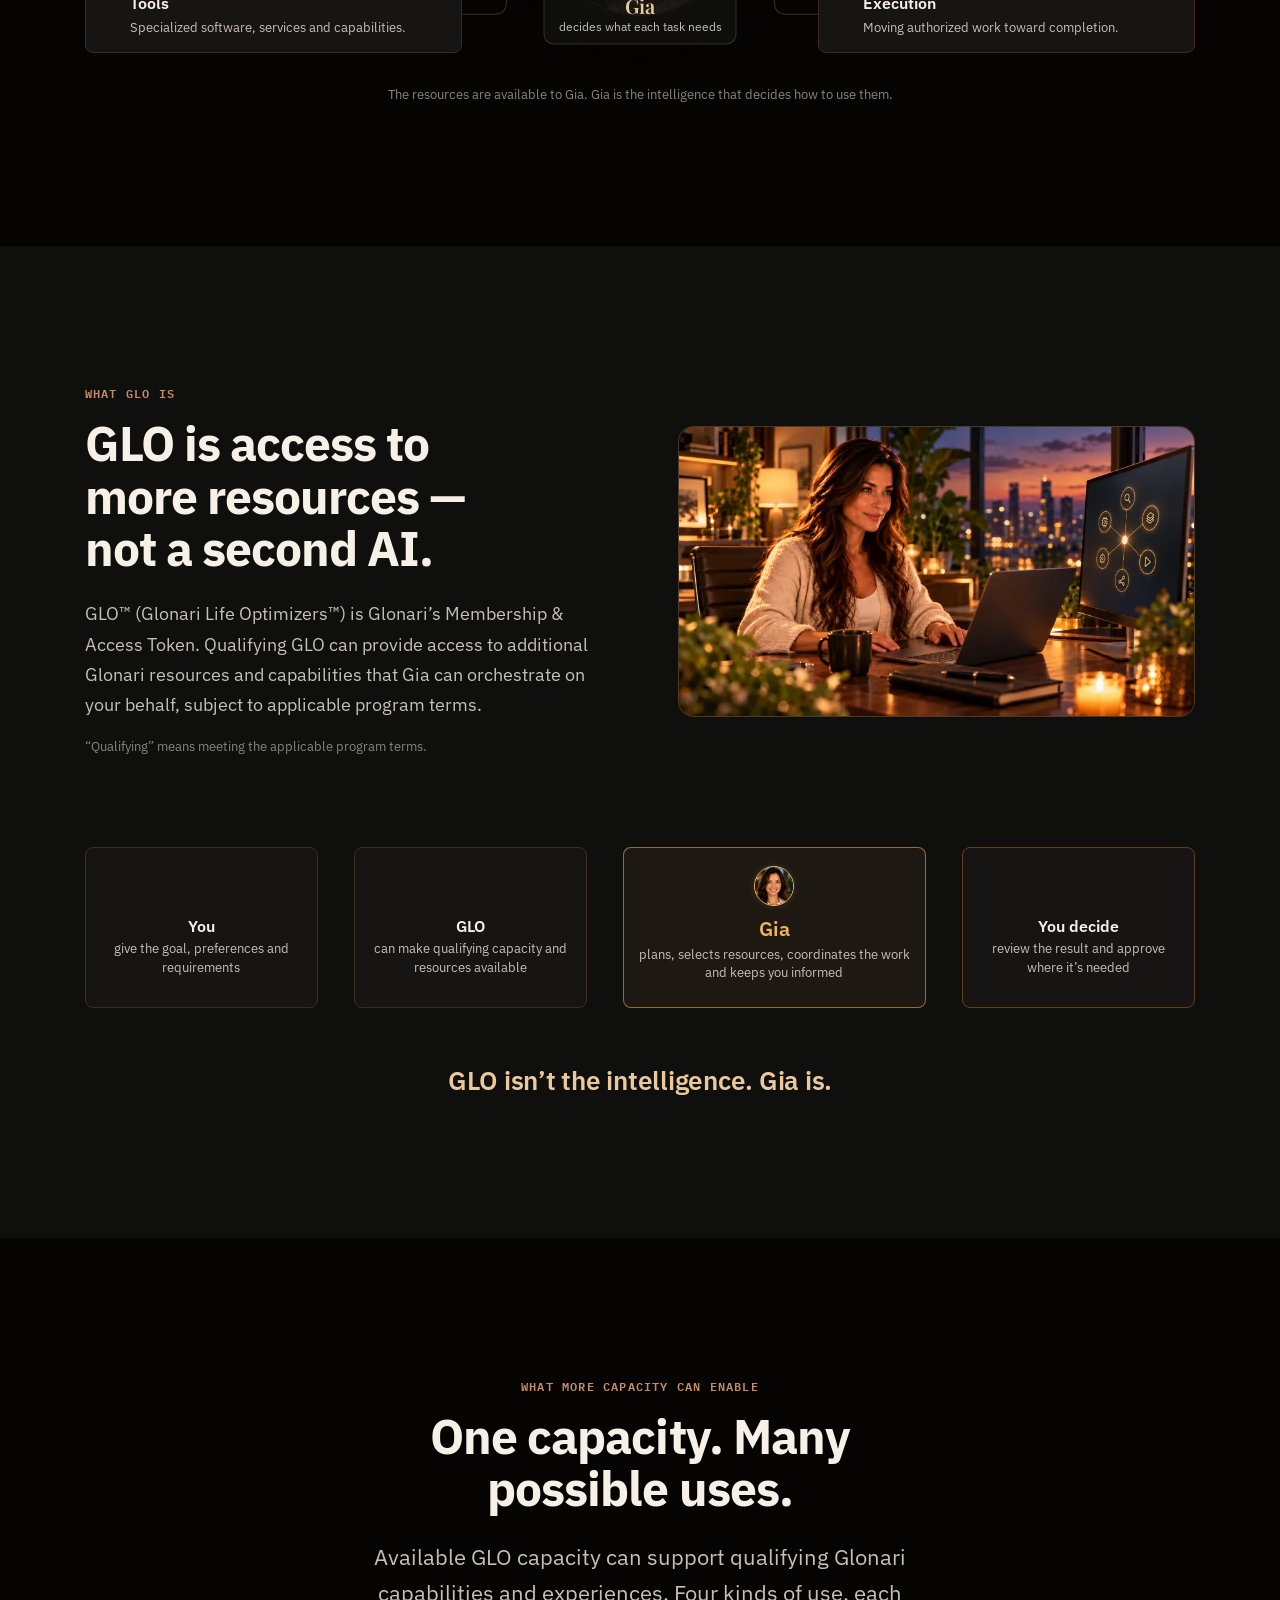
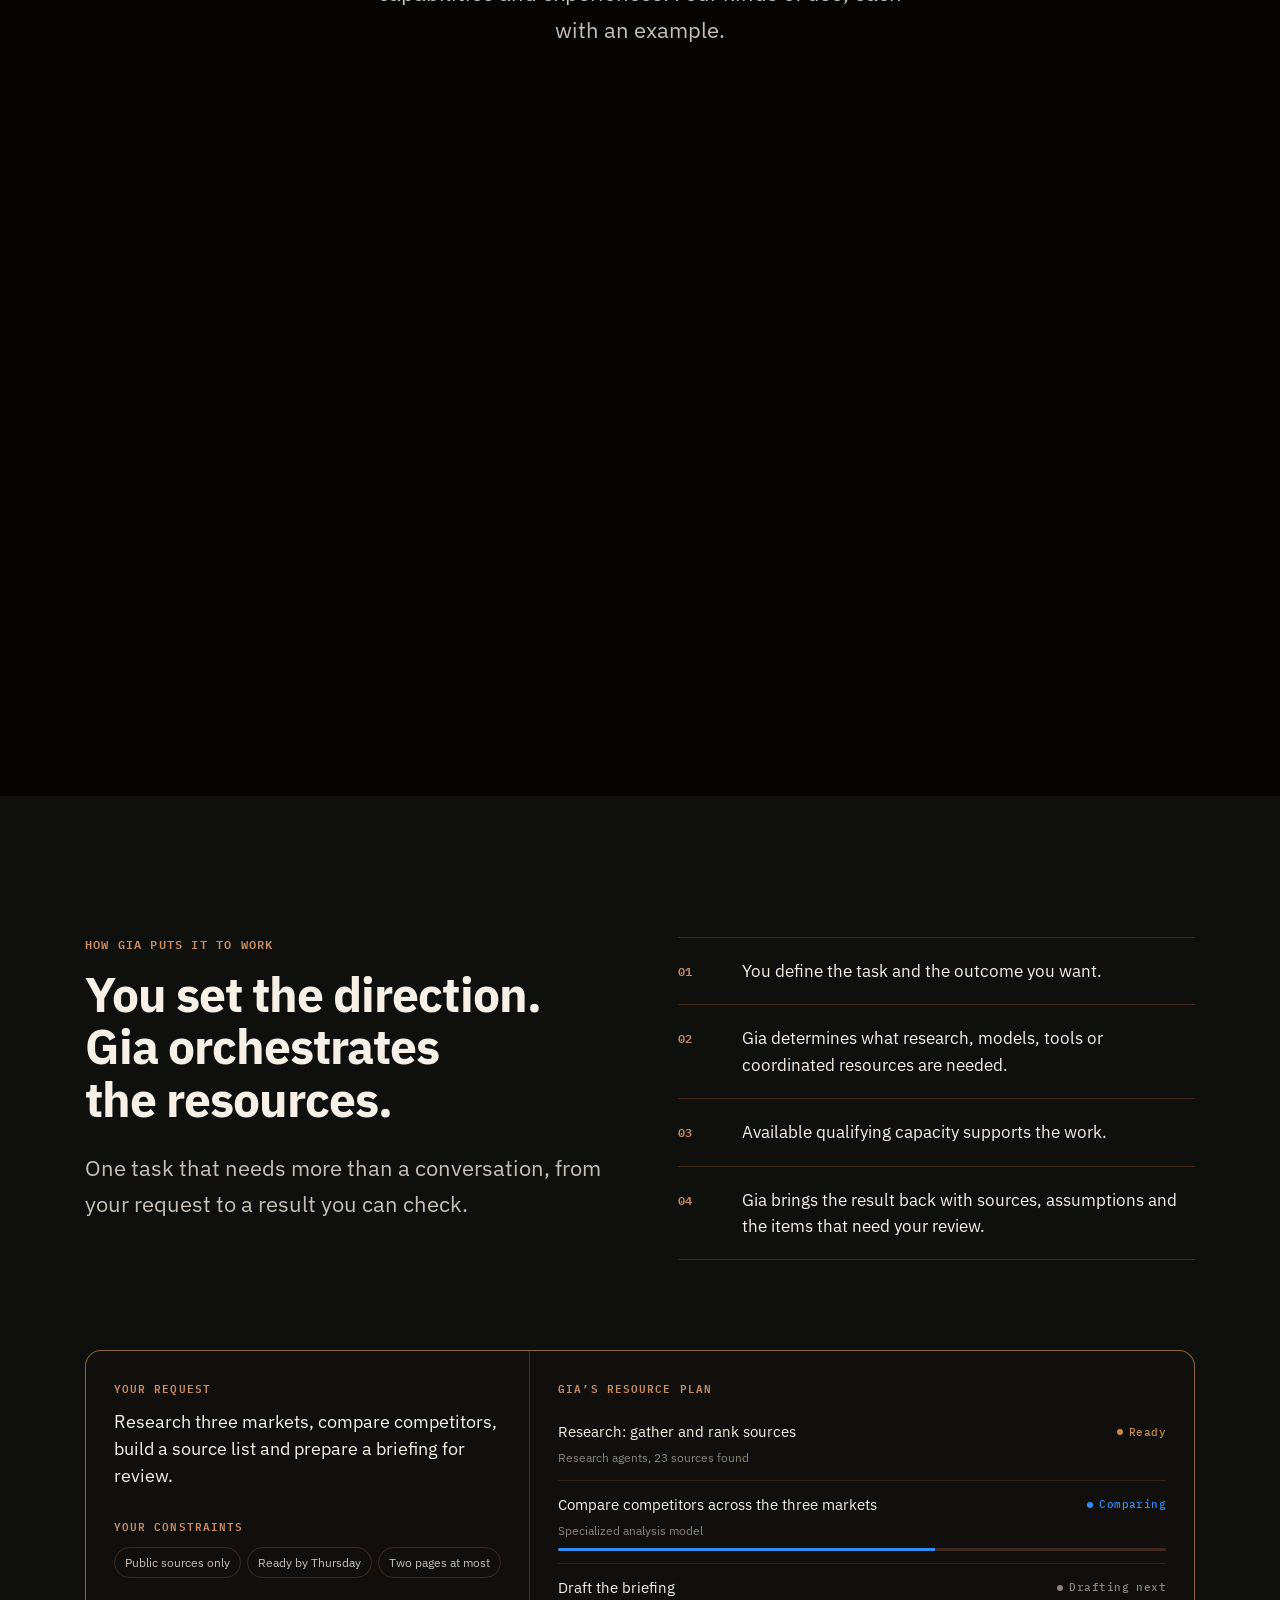
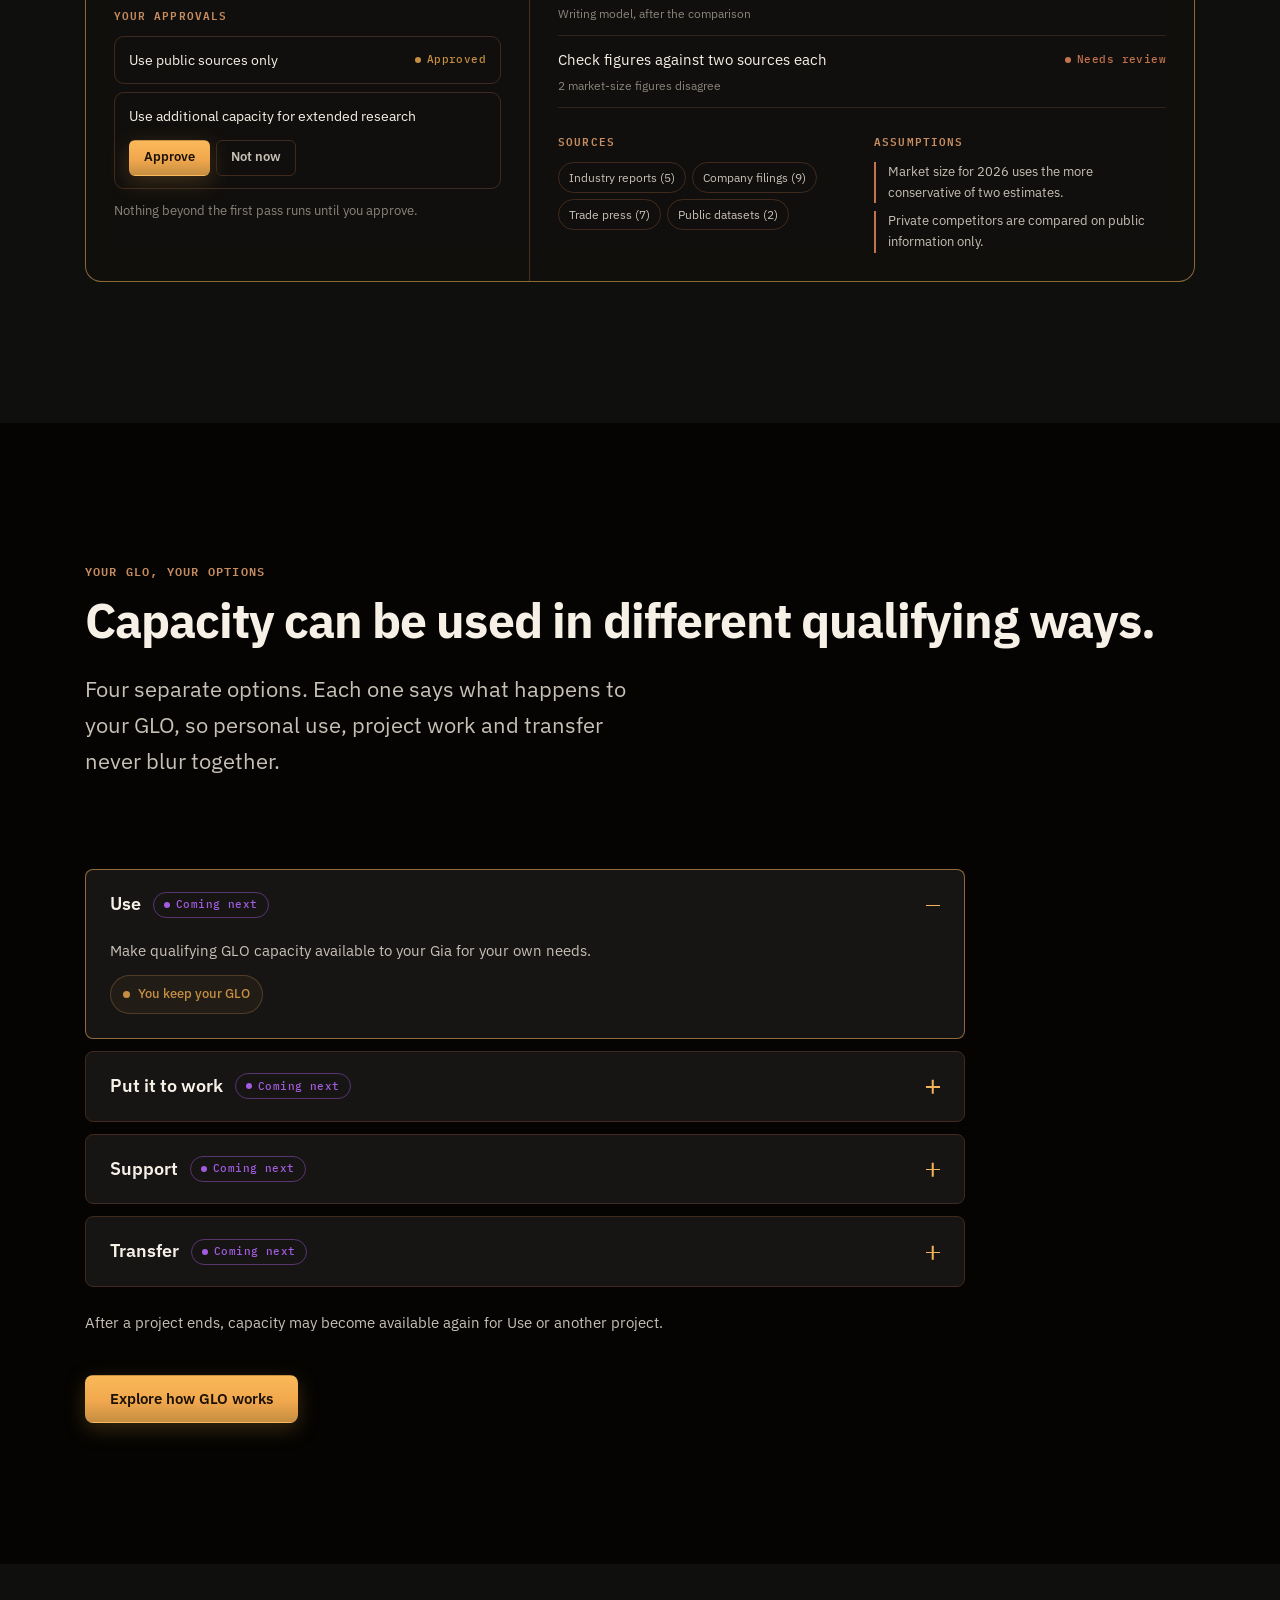
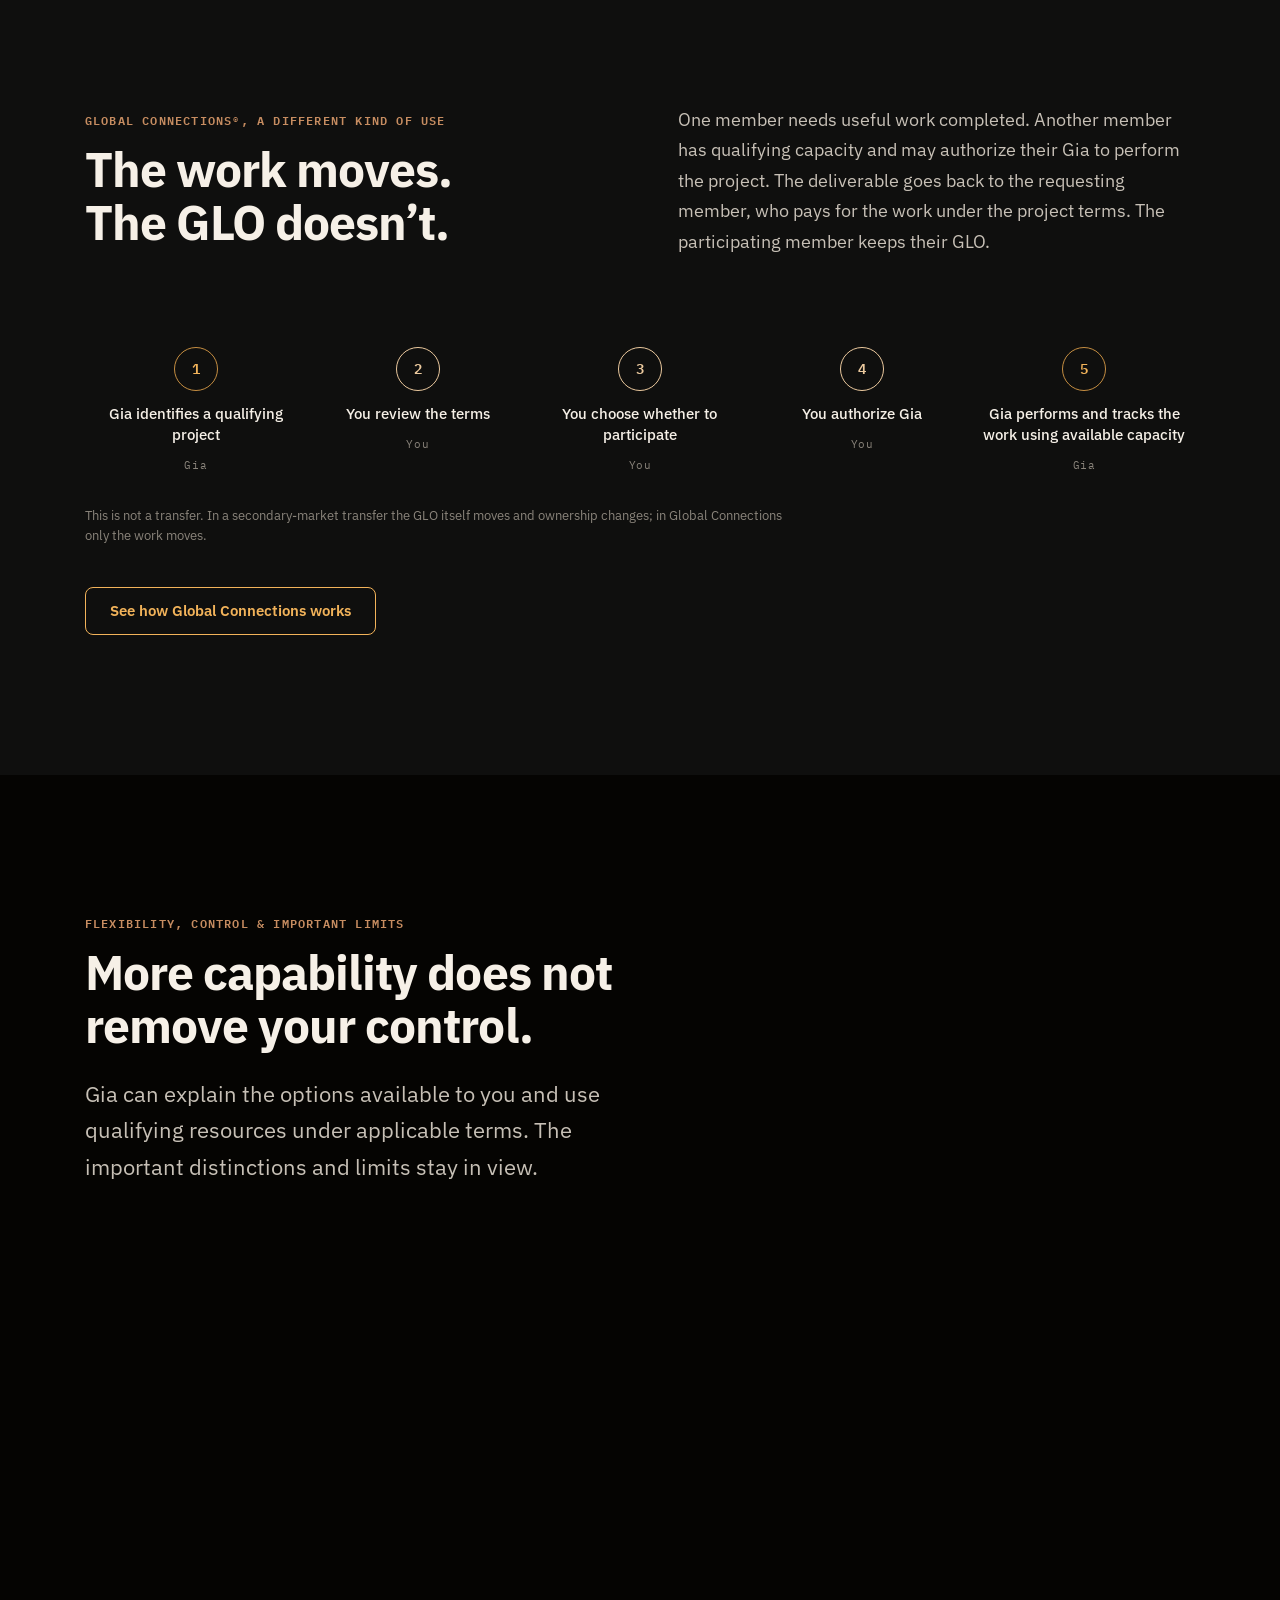
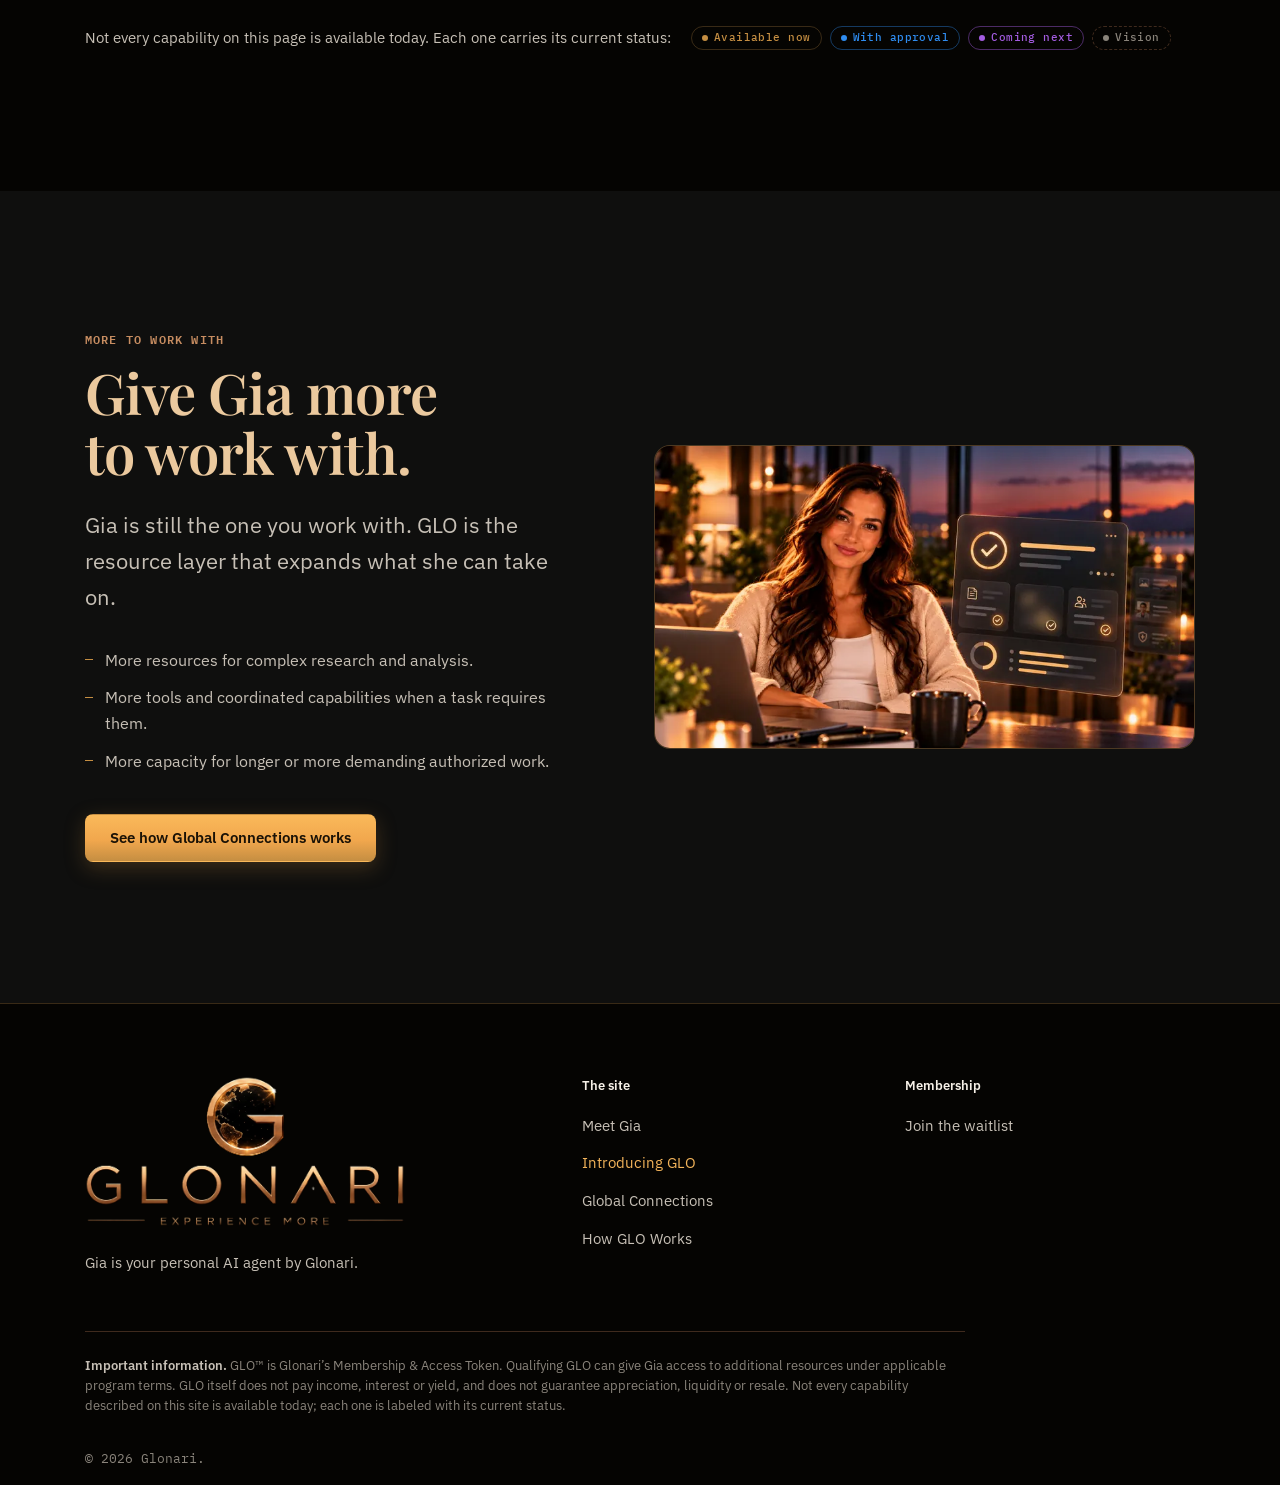
<file: meet-gia/glo.html>
<!DOCTYPE html>
<html lang="en">
<head>
<meta charset="utf-8">
<meta name="viewport" content="width=device-width, initial-scale=1, viewport-fit=cover">
<meta name="robots" content="noindex">
<title>Introducing GLO</title>
<meta name="description" content="GLO gives Gia access to additional Glonari resources and capabilities so she can do more for you.">
<link rel="preconnect" href="https://fonts.googleapis.com">
<link rel="preconnect" href="https://fonts.gstatic.com" crossorigin>
<link href="https://fonts.googleapis.com/css2?family=IBM+Plex+Mono:wght@500;600&amp;family=IBM+Plex+Sans:wght@400;500;600;700&amp;family=Playfair+Display:wght@500;600;700&amp;display=swap" rel="stylesheet">
<link rel="icon" href="assets/logo/favicon-32.png" sizes="32x32" type="image/png">
<link rel="apple-touch-icon" href="assets/logo/favicon-180.png">
<link rel="stylesheet" href="css/tokens.css">
<link rel="stylesheet" href="css/base.css">
<link rel="stylesheet" href="css/components.css">
<link rel="stylesheet" href="css/shell.css">
<link rel="stylesheet" href="css/pages/glo.css">
</head>
<body class="no-js" data-page="glo">
<a class="sr-only" href="#main">Skip to content</a>

<!-- shell:header -->
<header class="site-header">
  <div class="site-header__row">
    <a class="back-link" href="../index.html" aria-label="Back to Glonari"><span class="back-link__arrow" aria-hidden="true">&larr;</span><span class="back-link__label">Glonari</span></a>
    <a class="brand" href="index.html" aria-label="Glonari, Meet Gia">
      <img class="brand__mark" src="assets/logo/glonari-mark.webp" width="192" height="192" alt="">
      <span class="brand__name">Glonari</span>
    </a>
    <nav class="site-nav" aria-label="Site">
        <a href="index.html">Meet Gia</a>
        <a href="glo.html" aria-current="page">Introducing GLO</a>
        <a href="global-connections.html">Global Connections</a>
        <a href="how-glo-works.html">How GLO Works</a>
    </nav>
    <a class="btn btn--primary btn--sm header-cta" href="index.html#join">Join the waitlist</a>
    <button class="menu-toggle" type="button" aria-expanded="false" aria-controls="mobile-menu" aria-label="Open menu"><span></span></button>
  </div>
  <div class="subnav">
    <nav class="subnav__inner" aria-label="On this page">
        <a href="#why-capacity">Why capacity</a>
        <a href="#what-glo-is">What GLO is</a>
        <a href="#what-it-enables">What it enables</a>
        <a href="#how-it-works">How it works</a>
        <a href="#your-options">Your options</a>
        <a href="#global-connections">Global Connections</a>
        <a href="#limits">Limits</a>
    </nav>
  </div>
  <div class="progress" aria-hidden="true"></div>
</header>
<div class="mobile-menu" id="mobile-menu">
  <nav aria-label="Site">
    <ul class="mm">
      <li class="mm__page"><a href="index.html">Meet Gia</a></li>
      <li class="mm__page is-current"><a href="glo.html" aria-current="page">Introducing GLO</a>
        <ul class="mm__sections" aria-label="On this page">
          <li><a href="#why-capacity">Why capacity</a></li>
          <li><a href="#what-glo-is">What GLO is</a></li>
          <li><a href="#what-it-enables">What it enables</a></li>
          <li><a href="#how-it-works">How it works</a></li>
          <li><a href="#your-options">Your options</a></li>
          <li><a href="#global-connections">Global Connections</a></li>
          <li><a href="#limits">Limits</a></li>
        </ul>
      </li>
      <li class="mm__page"><a href="global-connections.html">Global Connections</a></li>
      <li class="mm__page"><a href="how-glo-works.html">How GLO Works</a></li>
    </ul>
  </nav>
  <a class="btn btn--primary" href="index.html#join">Join the waitlist</a>
</div>
<!-- /shell:header -->

<main id="main">

<!-- 01 HERO -->
<section class="page-hero page-hero--right page-hero--below-header" id="intro" aria-labelledby="intro-title">
  <div class="page-hero__media" style="--focus: 30% 10%">
    <video data-play-once data-delay="800" data-still="assets/images/hero-glo-still.webp" muted playsinline preload="auto" poster="assets/images/hero-glo-poster.webp" width="1280" height="720" aria-hidden="true">
      <source src="assets/video/hero-glo.mp4" type="video/mp4">
    </video>
  </div>
  <div class="container">
    <div class="page-hero__text">
      <p class="eyebrow">Introducing GLO&trade;</p>
      <h1 class="page-hero__title" id="intro-title">Give Gia more capability.</h1>
      <p class="lead">GLO gives Gia access to additional Glonari resources and capabilities so she can do more for you.</p>
      <p class="principle">GLO provides the capacity. Gia puts it to work.</p>
      <div class="btn-row btn-row--stack">
        <a class="btn btn--primary" href="#why-capacity">See what GLO adds</a>
        <a class="btn btn--secondary" href="global-connections.html">Explore Global Connections</a>
      </div>
    </div>
  </div>
</section>

<!-- 02 WHY CAPACITY MATTERS -->
<section class="section section--deep" id="why-capacity" aria-labelledby="why-title">
  <div class="container">
    <header class="head--center reveal">
      <p class="eyebrow">Why capacity matters</p>
      <h2 class="h2" id="why-title">AI is powerful. More demanding work requires more resources.</h2>
      <p class="lead">A simple conversation needs modest resources. Research, coordinated models, specialized tools, agents and extended work can require considerably more.</p>
    </header>
    <div class="hub gap-major" data-pulse="hub">
      <ul class="hub__side hub__side--left">
        <li class="hub__node"><span class="hub__name">Compute</span><span class="hub__desc">Processing capacity for more sophisticated tasks.</span></li>
        <li class="hub__node"><span class="hub__name">Models</span><span class="hub__desc">AI selected for different kinds of work.</span></li>
        <li class="hub__node"><span class="hub__name">Tools</span><span class="hub__desc">Specialized software, services and capabilities.</span></li>
      </ul>
      <div class="hub__core gia-core"><div class="gia-core__photo"><picture><source srcset="assets/images/gia.webp" type="image/webp"><img src="assets/images/gia.png" alt="Gia" width="400" height="400" loading="lazy" decoding="async"></picture></div><p class="gia-core__plate"><span class="gia-core__name">Gia</span><span class="gia-core__sub">decides what each task needs</span></p></div>
      <ul class="hub__side hub__side--right">
        <li class="hub__node"><span class="hub__name">Agents</span><span class="hub__desc">Additional AI resources for coordinated work.</span></li>
        <li class="hub__node"><span class="hub__name">Research</span><span class="hub__desc">Gathering, organizing and analyzing information.</span></li>
        <li class="hub__node"><span class="hub__name">Execution</span><span class="hub__desc">Moving authorized work toward completion.</span></li>
      </ul>
    </div>
    <p class="caption glo-note">The resources are available to Gia. Gia is the intelligence that decides how to use them.</p>
  </div>
</section>

<!-- 03 WHAT GLO IS -->
<section class="section" id="what-glo-is" aria-labelledby="what-title">
  <div class="container">
    <div class="split glo-what">
      <div class="glo-what__text">
        <header class="reveal">
          <p class="eyebrow">What GLO is</p>
          <h2 class="h2" id="what-title">GLO is access to more resources — not a second AI.</h2>
        </header>
        <div class="glo-what__body">
          <p class="body">GLO&trade; (Glonari Life Optimizers&trade;) is Glonari’s Membership &amp; Access Token. Qualifying GLO can provide access to additional Glonari resources and capabilities that Gia can orchestrate on your behalf, subject to applicable program terms.</p>
          <p class="caption">“Qualifying” means meeting the applicable program terms.</p>
        </div>
      </div>
      <figure class="media-frame" style="--ratio: 16 / 9">
        <div class="media-frame__box" data-parallax>
          <picture>
            <source type="image/webp" srcset="assets/images/glo-resources-800.webp 800w, assets/images/glo-resources-1600.webp 1600w" sizes="(max-width: 960px) 100vw, 560px">
            <img src="assets/images/glo-resources-1600.jpg" srcset="assets/images/glo-resources-800.jpg 800w, assets/images/glo-resources-1600.jpg 1600w" sizes="(max-width: 960px) 100vw, 560px" width="1600" height="900" loading="lazy" decoding="async" alt="Gia at her desk in the evening, beside a screen showing connected resources">
          </picture>
        </div>
      </figure>
    </div>
    <ol class="flow gap-major" data-draw>
      <li class="flow__node"><svg class="flow__icon" width="24" height="24" viewBox="0 0 24 24" fill="none" stroke="currentColor" stroke-width="1.5" stroke-linecap="round" stroke-linejoin="round" aria-hidden="true" focusable="false"><circle cx="12" cy="8" r="3.5" vector-effect="non-scaling-stroke"/><path d="M5 20c0-3.9 3.1-7 7-7s7 3.1 7 7" vector-effect="non-scaling-stroke"/></svg><span class="flow__title">You</span><span class="flow__sub">give the goal, preferences and requirements</span></li>
      <li class="flow__node"><svg class="flow__icon" width="24" height="24" viewBox="0 0 24 24" fill="none" stroke="currentColor" stroke-width="1.5" stroke-linecap="round" stroke-linejoin="round" aria-hidden="true" focusable="false"><circle cx="12" cy="12" r="4" vector-effect="non-scaling-stroke"/><path d="M20 12A8 8 0 1 1 12 4" vector-effect="non-scaling-stroke"/></svg><span class="flow__title">GLO</span><span class="flow__sub">can make qualifying capacity and resources available</span></li>
      <li class="flow__node is-key"><div class="flow__icon flow__icon--gia" aria-hidden="true"><div class="gia-core"><div class="gia-core__photo"><picture><source srcset="assets/images/gia.webp" type="image/webp"><img src="assets/images/gia.png" alt="" width="400" height="400" loading="lazy" decoding="async"></picture></div></div></div><span class="flow__title">Gia</span><span class="flow__sub">plans, selects resources, coordinates the work and keeps you informed</span></li>
      <li class="flow__node is-end"><svg class="flow__icon" width="24" height="24" viewBox="0 0 24 24" fill="none" stroke="currentColor" stroke-width="1.5" stroke-linecap="round" stroke-linejoin="round" aria-hidden="true" focusable="false"><circle cx="9" cy="8" r="3.5" vector-effect="non-scaling-stroke"/><path d="M2 20c0-3.9 3.1-7 7-7s7 3.1 7 7" vector-effect="non-scaling-stroke"/><path d="M16 10l2 2 4-4" vector-effect="non-scaling-stroke"/></svg><span class="flow__title">You decide</span><span class="flow__sub">review the result and approve where it’s needed</span></li>
    </ol>
    <p class="principle principle--center glo-principle" data-shine>GLO isn’t the intelligence. Gia is.</p>
  </div>
</section>

<!-- 04 WHAT MORE CAPACITY CAN ENABLE -->
<section class="section section--deep" id="what-it-enables" aria-labelledby="enables-title">
  <div class="container">
    <header class="head--center reveal">
      <p class="eyebrow">What more capacity can enable</p>
      <h2 class="h2" id="enables-title">One capacity. Many possible uses.</h2>
      <p class="lead">Available GLO capacity can support qualifying Glonari capabilities and experiences. Four kinds of use, each with an example.</p>
    </header>
    <div class="cards cards--4 gap-major" data-stagger>
      <article class="card card--flex" data-spotlight>
        <div class="card__art"><svg viewBox="0 0 144 96" fill="none" stroke="currentColor" stroke-width="1.5" stroke-linecap="round" stroke-linejoin="round" aria-hidden="true" focusable="false">
          <circle cx="14" cy="24" r="6" vector-effect="non-scaling-stroke"/>
          <circle cx="14" cy="48" r="6" vector-effect="non-scaling-stroke"/>
          <circle cx="14" cy="72" r="6" vector-effect="non-scaling-stroke"/>
          <path d="M20 24C52 24 56 42 84 42" vector-effect="non-scaling-stroke"/>
          <path d="M20 48H84" vector-effect="non-scaling-stroke"/>
          <path d="M20 72C52 72 56 54 84 54" vector-effect="non-scaling-stroke"/>
          <rect x="84" y="32" width="24" height="32" rx="3" vector-effect="non-scaling-stroke"/>
          <path d="M89 39H103" vector-effect="non-scaling-stroke"/>
          <path d="M89 45H103" vector-effect="non-scaling-stroke"/>
          <path d="M89 51H98" vector-effect="non-scaling-stroke"/>
          <path d="M95 57l3 3 6-6" vector-effect="non-scaling-stroke"/>
        </svg></div>
        <div class="card__head"><h3 class="h4">Personal capability</h3><span class="badge badge--next">Coming next</span></div>
        <p class="small">Research, analyze, plan, organize, create, compare, coordinate and execute. Gia can take on more of the work around a goal.</p>
        <p class="card__example"><b>Example</b>Compare three markets, build a source list and prepare a briefing for your review.</p>
      </article>
      <article class="card card--flex" data-spotlight>
        <div class="card__art"><svg viewBox="0 0 144 96" fill="none" stroke="currentColor" stroke-width="1.5" stroke-linecap="round" stroke-linejoin="round" aria-hidden="true" focusable="false">
          <path d="M34 20A10 10 0 1 1 44 30" vector-effect="non-scaling-stroke"/>
          <path d="M47.5 26.5L44 30L47.5 33.5" vector-effect="non-scaling-stroke"/>
          <rect x="8" y="40" width="32" height="40" rx="4" vector-effect="non-scaling-stroke"/>
          <path d="M14 49H28" vector-effect="non-scaling-stroke"/>
          <path d="M14 57H34" vector-effect="non-scaling-stroke"/>
          <path d="M14 63H30" vector-effect="non-scaling-stroke"/>
          <rect x="48" y="40" width="32" height="40" rx="4" vector-effect="non-scaling-stroke"/>
          <path d="M54 49H68" vector-effect="non-scaling-stroke"/>
          <path d="M54 57H74" vector-effect="non-scaling-stroke"/>
          <path d="M54 63H70" vector-effect="non-scaling-stroke"/>
          <path d="M54 70.5l3 3 6-6" vector-effect="non-scaling-stroke"/>
        </svg></div>
        <div class="card__head"><h3 class="h4">Economic utility</h3><span class="badge badge--vision">Vision</span></div>
        <p class="small">Where qualifying programs apply, Gia may help save money, identify opportunities and perform useful work through authorized activity.</p>
        <p class="card__example"><b>Example</b>Review your recurring services and show where a different plan would cost less.</p>
      </article>
      <article class="card card--flex" data-spotlight>
        <div class="card__art"><svg viewBox="0 0 144 96" fill="none" stroke="currentColor" stroke-width="1.5" stroke-linecap="round" stroke-linejoin="round" aria-hidden="true" focusable="false">
          <path d="M8 52L32 32L56 52" vector-effect="non-scaling-stroke"/>
          <path d="M14 47V80H50V47" vector-effect="non-scaling-stroke"/>
          <path d="M20 80V66H29V80" vector-effect="non-scaling-stroke"/>
          <rect x="36" y="60" width="8" height="8" rx="1" vector-effect="non-scaling-stroke"/>
          <path d="M50 58H68" vector-effect="non-scaling-stroke"/>
          <rect x="68" y="44" width="32" height="28" rx="4" vector-effect="non-scaling-stroke"/>
          <path d="M84 52V64" vector-effect="non-scaling-stroke"/>
          <path d="M78 58H90" vector-effect="non-scaling-stroke"/>
        </svg></div>
        <div class="card__head"><h3 class="h4">Glonari capabilities &amp; experiences</h3><span class="badge badge--next">Coming next</span></div>
        <p class="small">Qualifying access to other Glonari services, resources or experiences, brought into a task when relevant and permitted by program terms.</p>
        <p class="card__example"><b>Example</b>While you compare homes, Gia brings in Homes to show the practical monthly cost.</p>
      </article>
      <article class="card card--flex card--key" data-spotlight>
        <div class="card__art"><svg viewBox="0 0 144 96" fill="none" stroke="currentColor" stroke-width="1.5" stroke-linecap="round" stroke-linejoin="round" aria-hidden="true" focusable="false">
          <circle cx="14" cy="48" r="6" vector-effect="non-scaling-stroke"/>
          <circle cx="14" cy="68" r="4" vector-effect="non-scaling-stroke"/>
          <path d="M20 46H56" vector-effect="non-scaling-stroke"/>
          <path d="M20 50H56" vector-effect="non-scaling-stroke"/>
          <rect x="56" y="32" width="24" height="32" rx="3" vector-effect="non-scaling-stroke"/>
          <path d="M61 39H75" vector-effect="non-scaling-stroke"/>
          <path d="M61 45H75" vector-effect="non-scaling-stroke"/>
          <path d="M61 51H70" vector-effect="non-scaling-stroke"/>
          <path d="M67 57l3 3 6-6" vector-effect="non-scaling-stroke"/>
          <path d="M80 46H116" vector-effect="non-scaling-stroke"/>
          <path d="M80 50H116" vector-effect="non-scaling-stroke"/>
          <circle cx="122" cy="48" r="6" vector-effect="non-scaling-stroke"/>
        </svg></div>
        <div class="card__head"><h3 class="h4">Global Connections&reg;</h3><span class="badge badge--next">Coming next</span></div>
        <p class="small">Gia can identify, evaluate, explain and track qualifying work opportunities. You review the terms, decide and authorize participation when required.</p>
        <a class="card__link" href="global-connections.html">Learn more about Global Connections</a>
      </article>
    </div>
  </div>
</section>

<!-- 05 HOW GIA PUTS IT TO WORK -->
<section class="section" id="how-it-works" aria-labelledby="how-title">
  <div class="container">
    <div class="split glo-how">
      <header class="reveal">
        <p class="eyebrow">How Gia puts it to work</p>
        <h2 class="h2" id="how-title">You set the direction. Gia orchestrates the resources.</h2>
        <p class="lead">One task that needs more than a conversation, from your request to a result you can check.</p>
      </header>
      <ol class="glo-steps">
        <li><span class="glo-steps__num">01</span><span>You define the task and the outcome you want.</span></li>
        <li><span class="glo-steps__num">02</span><span>Gia determines what research, models, tools or coordinated resources are needed.</span></li>
        <li><span class="glo-steps__num">03</span><span>Available qualifying capacity supports the work.</span></li>
        <li><span class="glo-steps__num">04</span><span>Gia brings the result back with sources, assumptions and the items that need your review.</span></li>
      </ol>
    </div>

    <div class="glass ws gap-major is-active" aria-label="Example task workspace">
      <div class="ws__pane">
        <p class="ws__label">Your request</p>
        <p class="ws__goal">Research three markets, compare competitors, build a source list and prepare a briefing for review.</p>
        <p class="ws__label">Your constraints</p>
        <div class="chips glo-chips"><span class="chip">Public sources only</span><span class="chip">Ready by Thursday</span><span class="chip">Two pages at most</span></div>
        <p class="ws__label">Your approvals</p>
        <ul class="appr">
          <li>Use public sources only <span class="status status--ready">Approved</span></li>
          <li id="glo-appr">Use additional capacity for extended research <span class="btn-row" style="gap:6px"><button class="btn btn--primary btn--sm" type="button" data-appr="yes">Approve</button><button class="btn btn--ghost btn--sm" type="button" data-appr="no">Not now</button></span></li>
        </ul>
        <p class="caption glo-appr-note" id="glo-appr-msg" aria-live="polite">Nothing beyond the first pass runs until you approve.</p>
      </div>
      <div class="ws__pane">
        <p class="ws__label">Gia’s resource plan</p>
        <ul class="tasks">
          <li>Research: gather and rank sources<small>Research agents, 23 sources found</small><span class="status status--ready">Ready</span></li>
          <li>Compare competitors across the three markets<small>Specialized analysis model</small><span class="status status--working">Comparing</span><span class="bar"><i></i></span></li>
          <li>Draft the briefing<small>Writing model, after the comparison</small><span class="status status--muted">Drafting next</span></li>
          <li>Check figures against two sources each<small>2 market-size figures disagree</small><span class="status status--review">Needs review</span></li>
        </ul>
        <div class="ws__cols">
          <div>
            <p class="ws__label">Sources</p>
            <div class="chips"><span class="chip">Industry reports (5)</span><span class="chip">Company filings (9)</span><span class="chip">Trade press (7)</span><span class="chip">Public datasets (2)</span></div>
          </div>
          <div>
            <p class="ws__label">Assumptions</p>
            <div style="display:grid;gap:8px">
              <p class="assume">Market size for 2026 uses the more conservative of two estimates.</p>
              <p class="assume">Private competitors are compared on public information only.</p>
            </div>
          </div>
        </div>
      </div>
    </div>
  </div>
</section>

<!-- 06 YOUR GLO, YOUR OPTIONS -->
<section class="section section--deep" id="your-options" aria-labelledby="options-title">
  <div class="container glo-options">
    <header class="reveal">
      <p class="eyebrow">Your GLO, your options</p>
      <h2 class="h2" id="options-title">Capacity can be used in different qualifying ways.</h2>
      <p class="lead">Four separate options. Each one says what happens to your GLO, so personal use, project work and transfer never blur together.</p>
    </header>
    <div class="accordion gap-major">
      <details class="acc" name="glo-options" open>
        <summary class="acc__sum">Use <span class="badge badge--next">Coming next</span><span class="acc__icon" aria-hidden="true"></span></summary>
        <div class="acc__body">
          <p class="small">Make qualifying GLO capacity available to your Gia for your own needs.</p>
          <p class="owner owner--keep">You keep your GLO</p>
        </div>
      </details>
      <details class="acc" name="glo-options">
        <summary class="acc__sum">Put it to work <span class="badge badge--next">Coming next</span><span class="acc__icon" aria-hidden="true"></span></summary>
        <div class="acc__body">
          <p class="small">Authorize your Gia to perform a qualifying Global Connections project. The work moves; you retain the GLO.</p>
          <p class="owner owner--keep">You keep your GLO</p>
          <a class="card__link" href="global-connections.html">How Global Connections works</a>
        </div>
      </details>
      <details class="acc" name="glo-options">
        <summary class="acc__sum">Support <span class="badge badge--next">Coming next</span><span class="acc__icon" aria-hidden="true"></span></summary>
        <div class="acc__body">
          <p class="small">Where program terms permit, qualifying GLO may support another member’s qualifying access or experience. Details are defined by program terms.</p>
          <p class="owner owner--terms">Defined by program terms</p>
        </div>
      </details>
      <details class="acc" name="glo-options">
        <summary class="acc__sum">Transfer <span class="badge badge--next">Coming next</span><span class="acc__icon" aria-hidden="true"></span></summary>
        <div class="acc__body">
          <p class="small">Where available, qualifying GLO may be independently transferred through decentralized secondary markets. Ownership changes when the GLO itself transfers. Transferability does not mean liquidity, a resale price or appreciation.</p>
          <p class="owner owner--change">Ownership changes</p>
          <a class="card__link" href="how-glo-works.html#gc-vs-market">How transfer differs from Global Connections</a>
        </div>
      </details>
    </div>
    <p class="small glo-after">After a project ends, capacity may become available again for Use or another project.</p>
    <div class="btn-row glo-cta"><a class="btn btn--primary" href="how-glo-works.html">Explore how GLO works</a></div>
  </div>
</section>

<!-- 07 GLOBAL CONNECTIONS -->
<section class="section" id="global-connections" aria-labelledby="gc-title">
  <div class="container">
    <div class="split glo-gc">
      <header class="reveal">
        <p class="eyebrow">Global Connections&reg;, a different kind of use</p>
        <h2 class="h2" id="gc-title">The work moves. The GLO doesn’t.</h2>
      </header>
      <p class="body">One member needs useful work completed. Another member has qualifying capacity and may authorize their Gia to perform the project. The deliverable goes back to the requesting member, who pays for the work under the project terms. The participating member keeps their GLO.</p>
    </div>
    <ol class="steps-line gap-major" data-draw>
      <li class="steps-line__item"><span class="steps-line__label">Gia identifies a qualifying project</span><span class="steps-line__who">Gia</span></li>
      <li class="steps-line__item is-you"><span class="steps-line__label">You review the terms</span><span class="steps-line__who">You</span></li>
      <li class="steps-line__item is-you"><span class="steps-line__label">You choose whether to participate</span><span class="steps-line__who">You</span></li>
      <li class="steps-line__item is-you"><span class="steps-line__label">You authorize Gia</span><span class="steps-line__who">You</span></li>
      <li class="steps-line__item"><span class="steps-line__label">Gia performs and tracks the work using available capacity</span><span class="steps-line__who">Gia</span></li>
    </ol>
    <p class="caption glo-note glo-note--left">This is not a transfer. In a secondary-market transfer the GLO itself moves and ownership changes; in Global Connections only the work moves.</p>
    <div class="btn-row glo-cta"><a class="btn btn--secondary" href="global-connections.html">See how Global Connections works</a></div>
  </div>
</section>

<!-- 08 FLEXIBILITY, CONTROL & IMPORTANT LIMITS -->
<section class="section section--deep" id="limits" aria-labelledby="limits-title">
  <div class="container">
    <header class="reveal glo-limits-head">
      <p class="eyebrow">Flexibility, control &amp; important limits</p>
      <h2 class="h2" id="limits-title">More capability does not remove your control.</h2>
      <p class="lead">Gia can explain the options available to you and use qualifying resources under applicable terms. The important distinctions and limits stay in view.</p>
    </header>
    <div class="isnot gap-major" data-stagger>
      <section class="isnot__col isnot__col--is" aria-labelledby="is-title">
        <h3 class="h4" id="is-title">What GLO is</h3>
        <ul>
          <li>Glonari’s Membership &amp; Access Token.</li>
          <li>Access and capacity that Gia can use under applicable program terms.</li>
          <li>A way to take part in Global Connections, subject to project terms, your review, your authorization and any required participation.</li>
          <li>Labeled by status, so you can tell what works today from what is planned.</li>
        </ul>
      </section>
      <section class="isnot__col isnot__col--not" aria-labelledby="not-title">
        <h3 class="h4" id="not-title">What GLO is not</h3>
        <ul>
          <li>Not the intelligence. GLO does not perform the work by itself.</li>
          <li>Not a payout. GLO itself does not pay income, interest or yield; compensation in Global Connections comes from work performed under project terms.</li>
          <li>Not a promise of liquidity or resale. Where transfers are available, Glonari does not operate or intermediate decentralized exchanges.</li>
          <li>Not a promise of appreciation. Market prices may differ from Glonari’s offering price.</li>
        </ul>
      </section>
    </div>
    <div class="glo-status">
      <p class="small">Not every capability on this page is available today. Each one carries its current status:</p>
      <div class="btn-row glo-status__row"><span class="badge badge--now">Available now</span><span class="badge badge--approval">With approval</span><span class="badge badge--next">Coming next</span><span class="badge badge--vision">Vision</span></div>
    </div>
  </div>
</section>

<!-- 09 FINAL CTA -->
<section class="section" id="final" aria-labelledby="final-title">
  <div class="container final">
    <div>
      <p class="eyebrow">More to work with</p>
      <h2 class="final__h" id="final-title">Give Gia more to work with.</h2>
      <p class="lead">Gia is still the one you work with. GLO is the resource layer that expands what she can take on.</p>
      <ul class="uses">
        <li>More resources for complex research and analysis.</li>
        <li>More tools and coordinated capabilities when a task requires them.</li>
        <li>More capacity for longer or more demanding authorized work.</li>
      </ul>
      <div class="btn-row btn-row--stack glo-final-actions">
        <a class="btn btn--primary" href="global-connections.html">See how Global Connections works</a>
        <a class="btn btn--secondary" href="membership.html" hidden>Learn about membership</a>
      </div>
    </div>
    <figure class="media-frame" style="--ratio: 16 / 9">
      <div class="media-frame__box" data-parallax>
        <picture>
          <source type="image/webp" srcset="assets/images/final-glo-800.webp 800w, assets/images/final-glo-1600.webp 1600w" sizes="(max-width: 960px) 100vw, 560px">
          <img src="assets/images/final-glo-1600.jpg" srcset="assets/images/final-glo-800.jpg 800w, assets/images/final-glo-1600.jpg 1600w" sizes="(max-width: 960px) 100vw, 560px" width="1600" height="900" loading="lazy" decoding="async" alt="Gia at her desk in the evening, beside a workspace panel showing completed work">
        </picture>
      </div>
    </figure>
  </div>
</section>

</main>

<!-- shell:footer -->
<footer class="site-footer">
  <div class="container">
    <div class="footer__top" style="--footer-cols: 2">
      <div class="footer__brand">
        <a class="footer-logo" href="index.html" aria-label="Glonari, Meet Gia">
          <picture>
            <source media="(max-width: 768px)" srcset="assets/logo/glonari-lockup-stacked.webp" width="760" height="359">
            <img src="assets/logo/glonari-lockup-horizontal.webp" width="840" height="222" alt="Glonari. Experience more.">
          </picture>
        </a>
        <p class="small footer__about">Gia is your personal AI agent by Glonari.</p>
      </div>
      <nav class="footer__col" aria-label="Footer: site">
        <p class="footer__head">The site</p>
        <ul>
          <li><a href="index.html">Meet Gia</a></li>
          <li><a href="glo.html" aria-current="page">Introducing GLO</a></li>
          <li><a href="global-connections.html">Global Connections</a></li>
          <li><a href="how-glo-works.html">How GLO Works</a></li>
        </ul>
      </nav>
      <div class="footer__col">
        <p class="footer__head">Membership</p>
        <ul>
          <li><a href="index.html#join">Join the waitlist</a></li>
        </ul>
      </div>
    </div>
    <div class="footer__info">
      <p class="caption"><strong>Important information.</strong> GLO&trade; is Glonari&rsquo;s Membership &amp; Access Token. Qualifying GLO can give Gia access to additional resources under applicable program terms. GLO itself does not pay income, interest or yield, and does not guarantee appreciation, liquidity or resale. Not every capability described on this site is available today; each one is labeled with its current status.</p>
    </div>
    <p class="caption mono footer__legal">© 2026 Glonari.</p>
  </div>
</footer>
<!-- /shell:footer -->

<script src="js/site.js"></script>
<script src="js/components.js"></script>
<script src="js/pages/glo.js"></script>
</body>
</html>
</file>
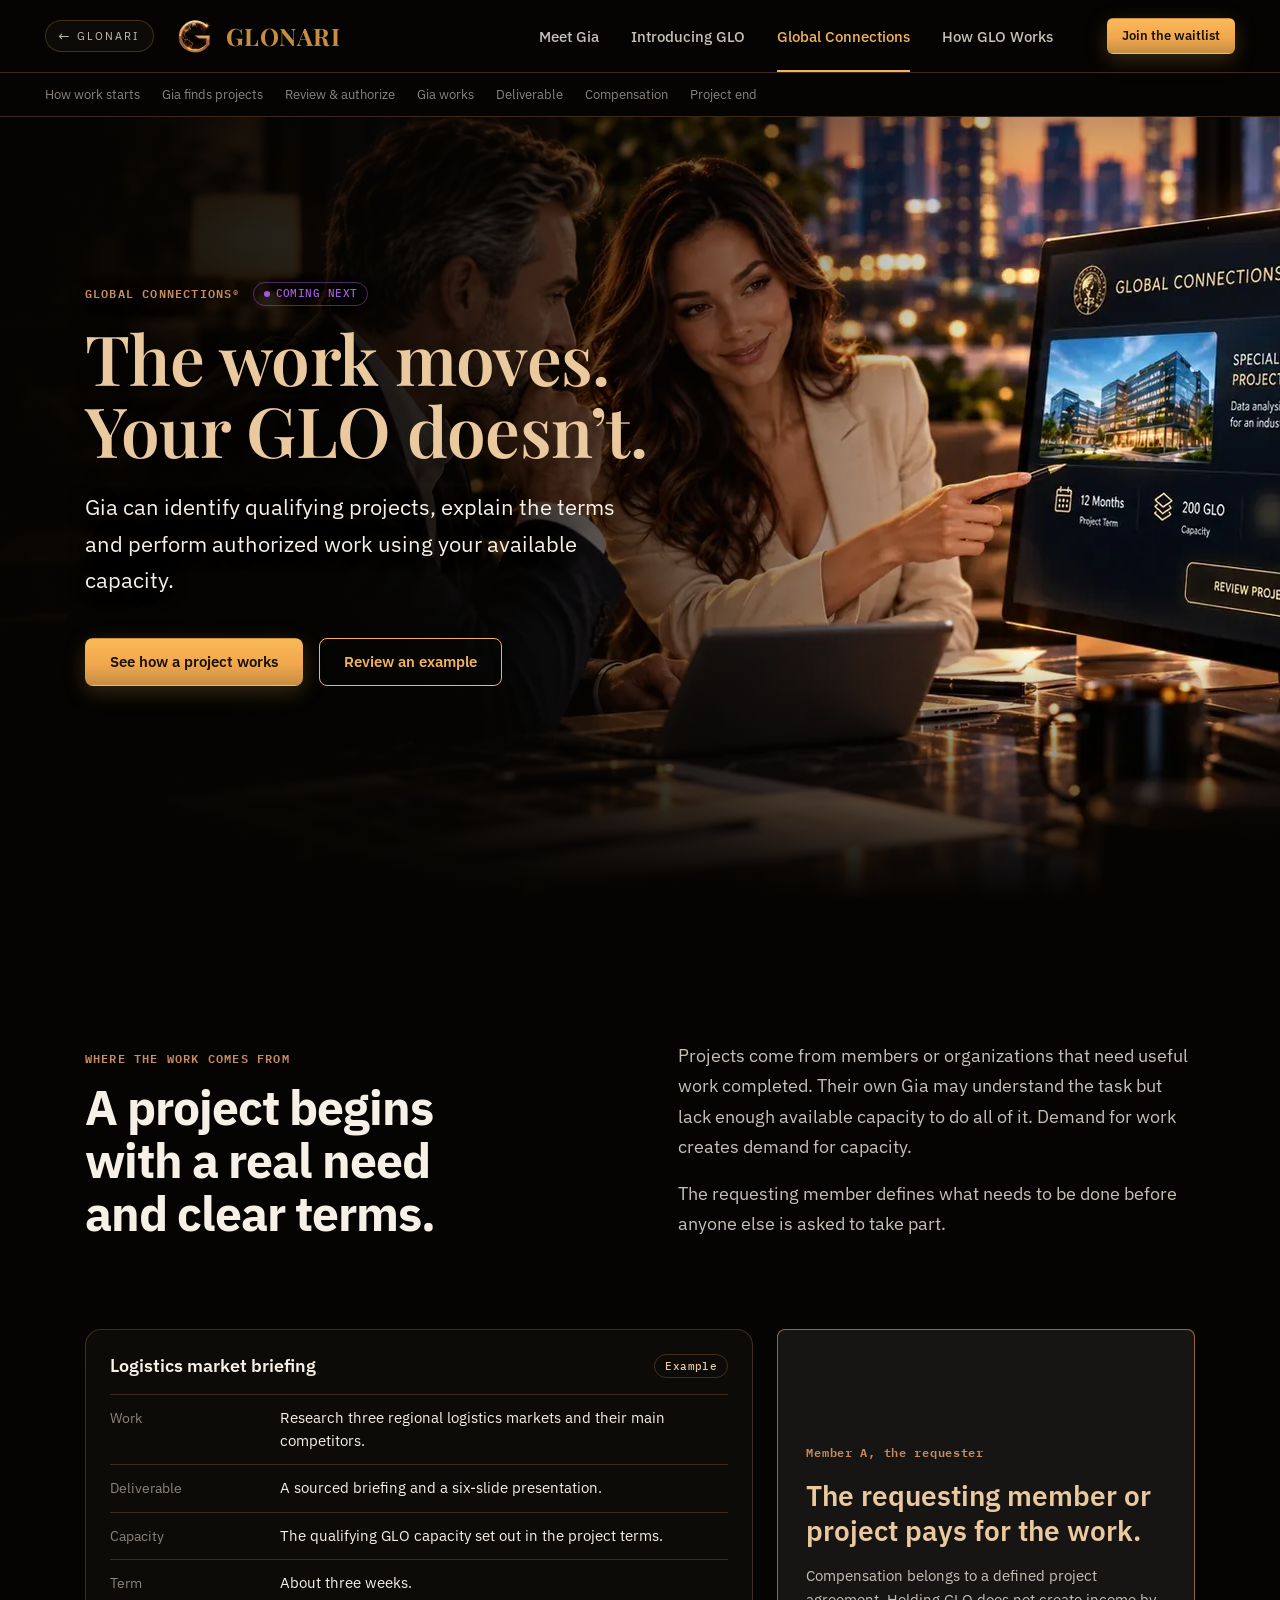
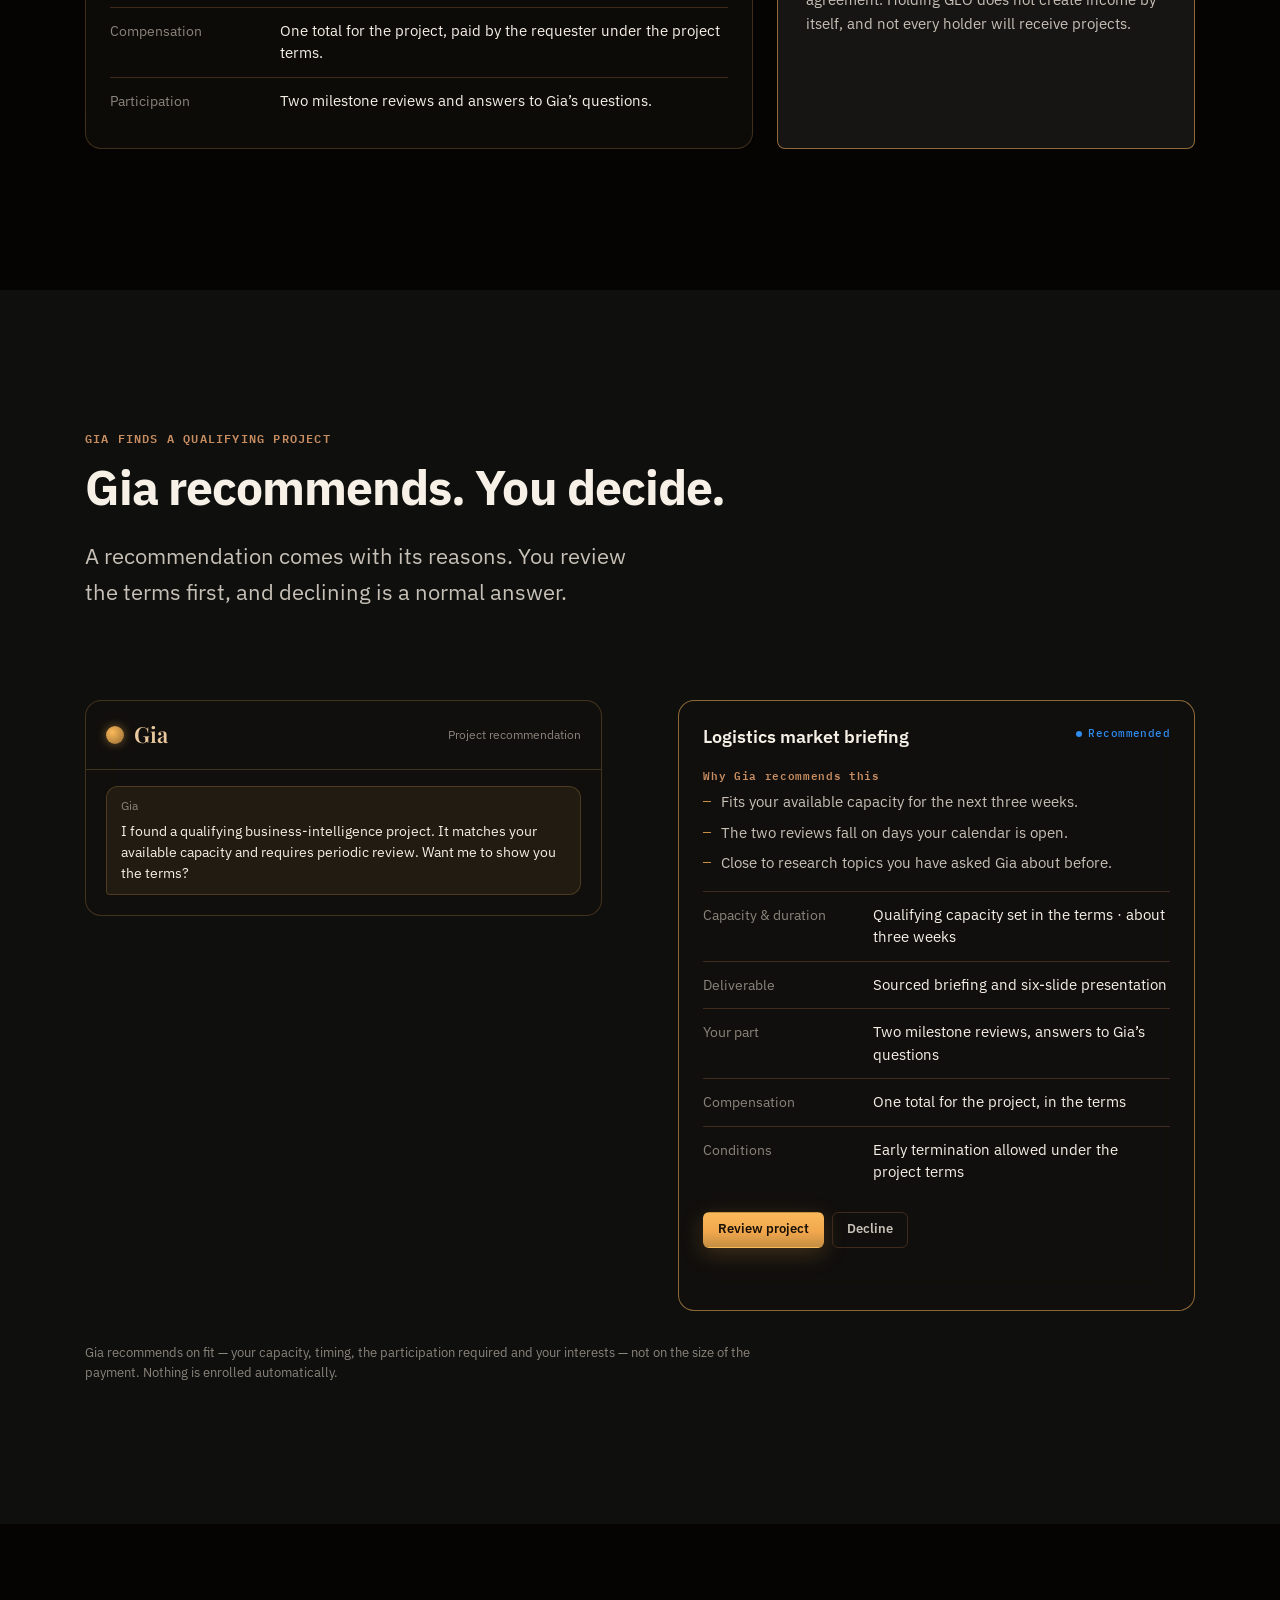
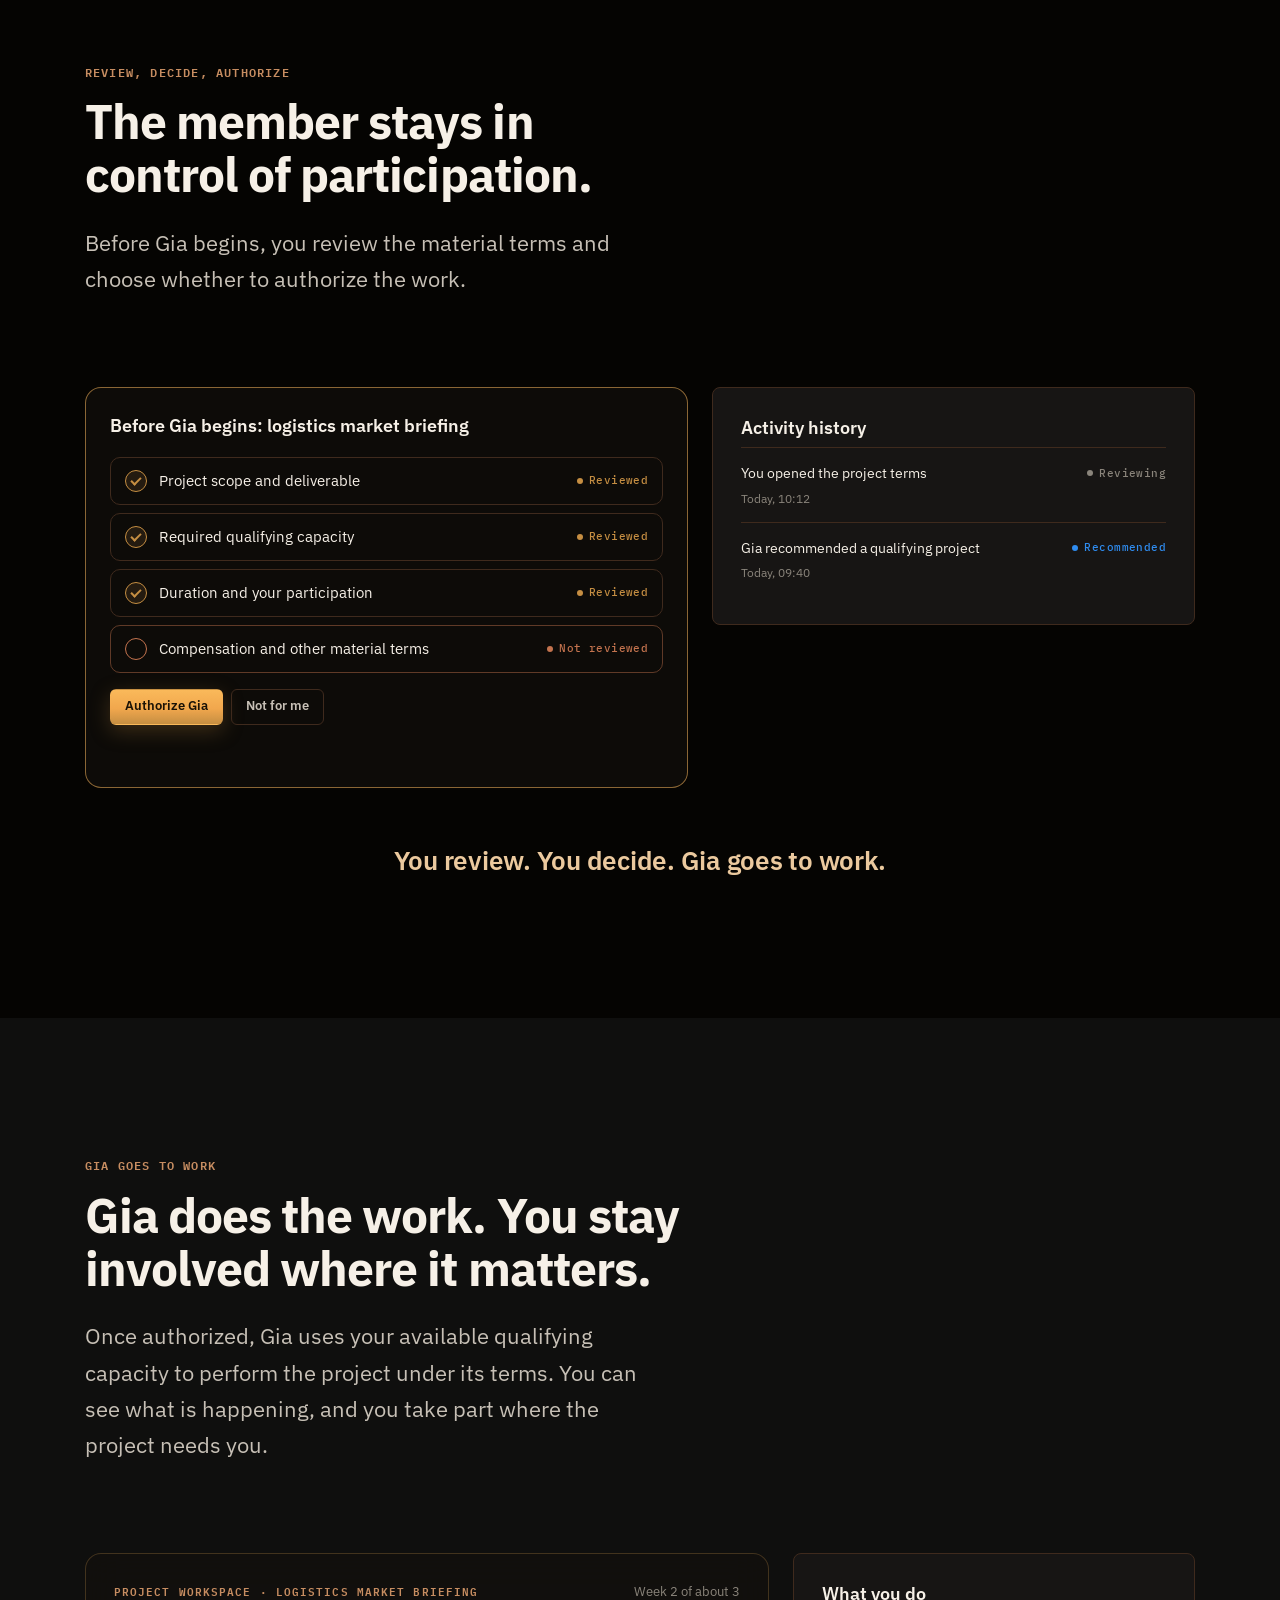
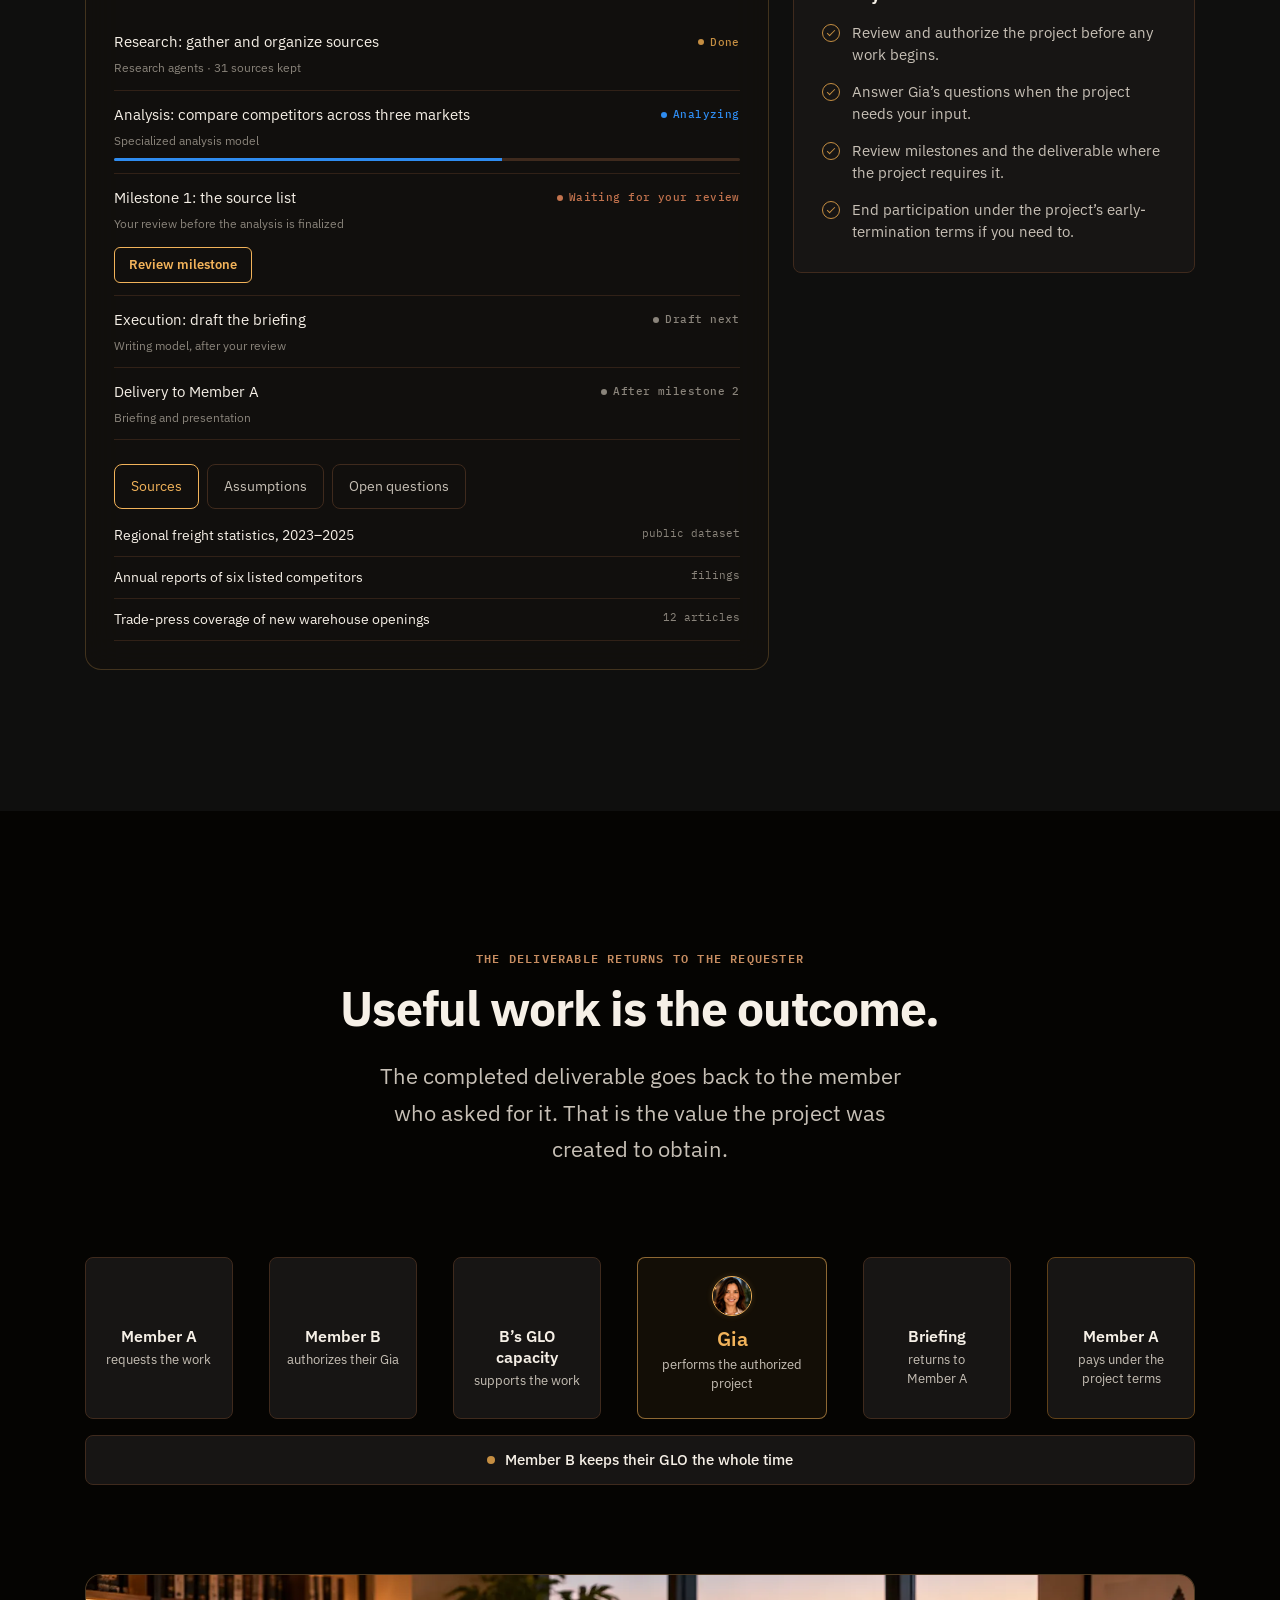
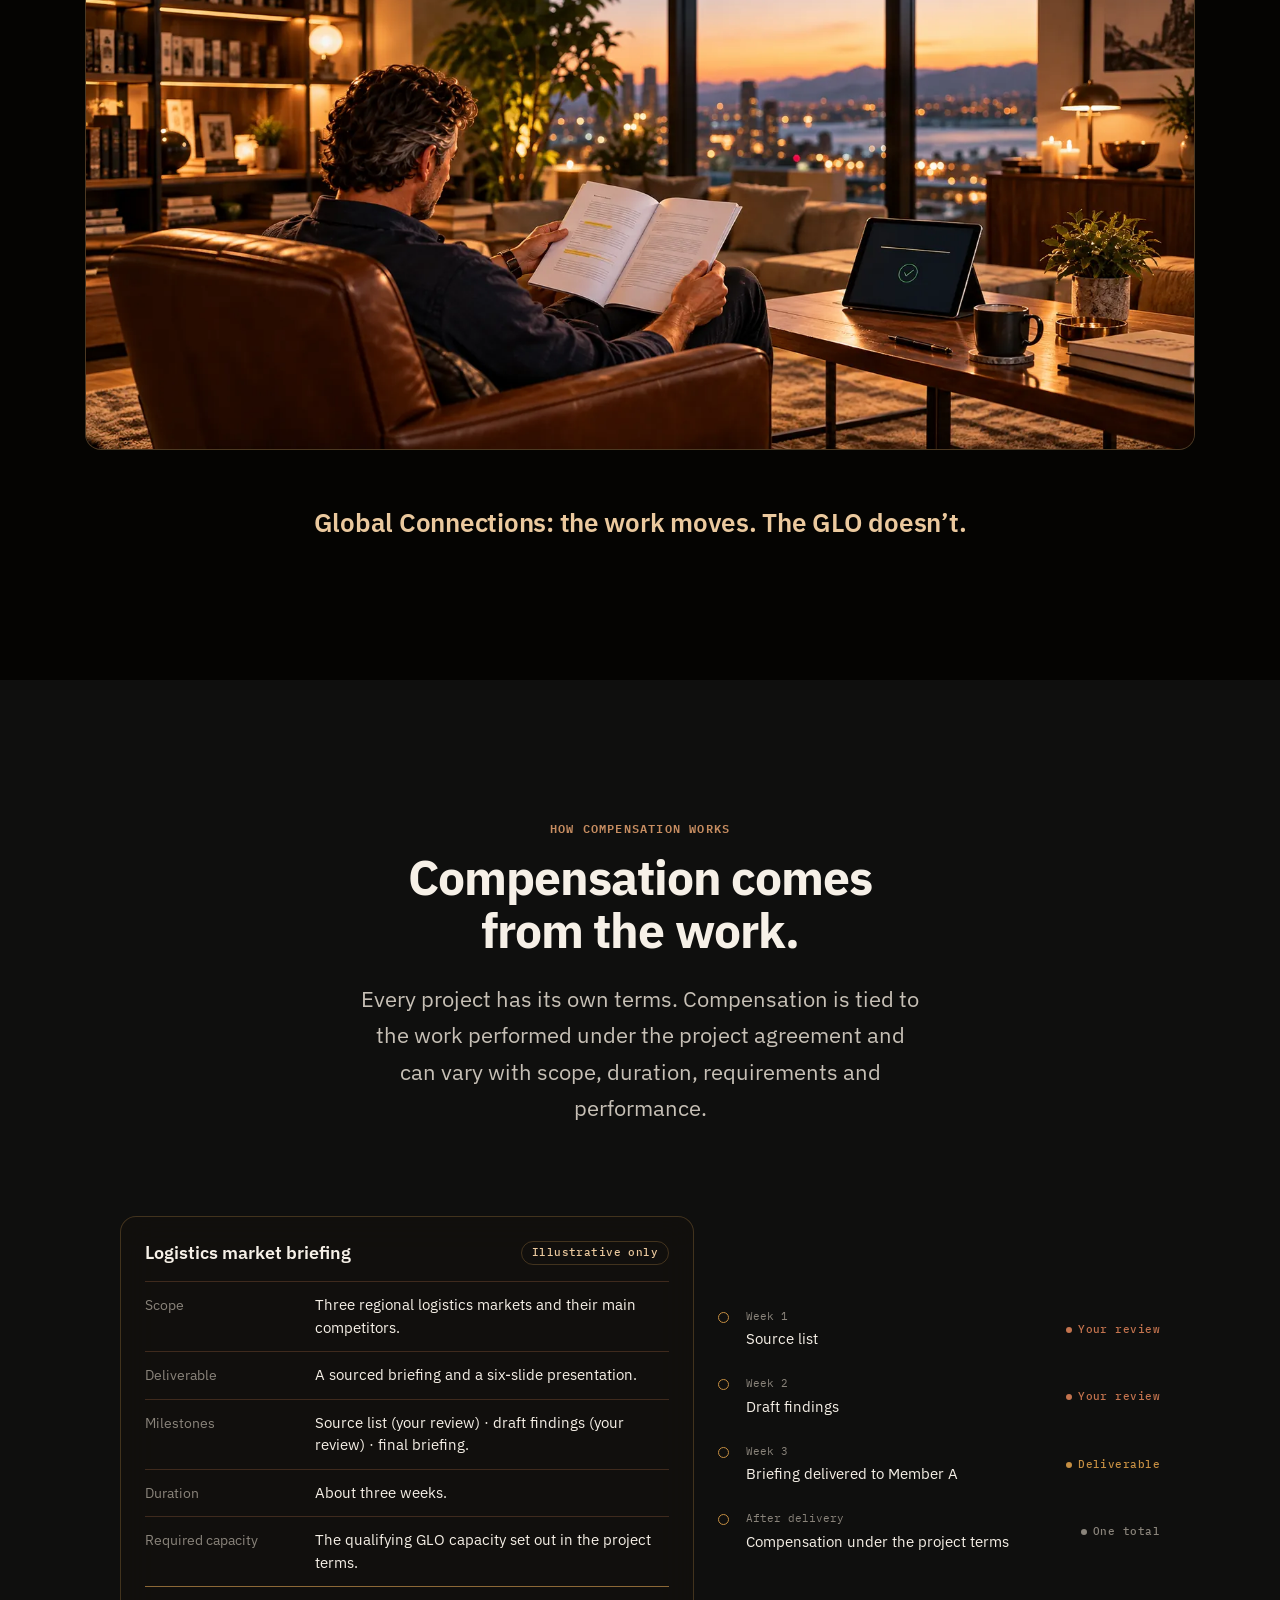
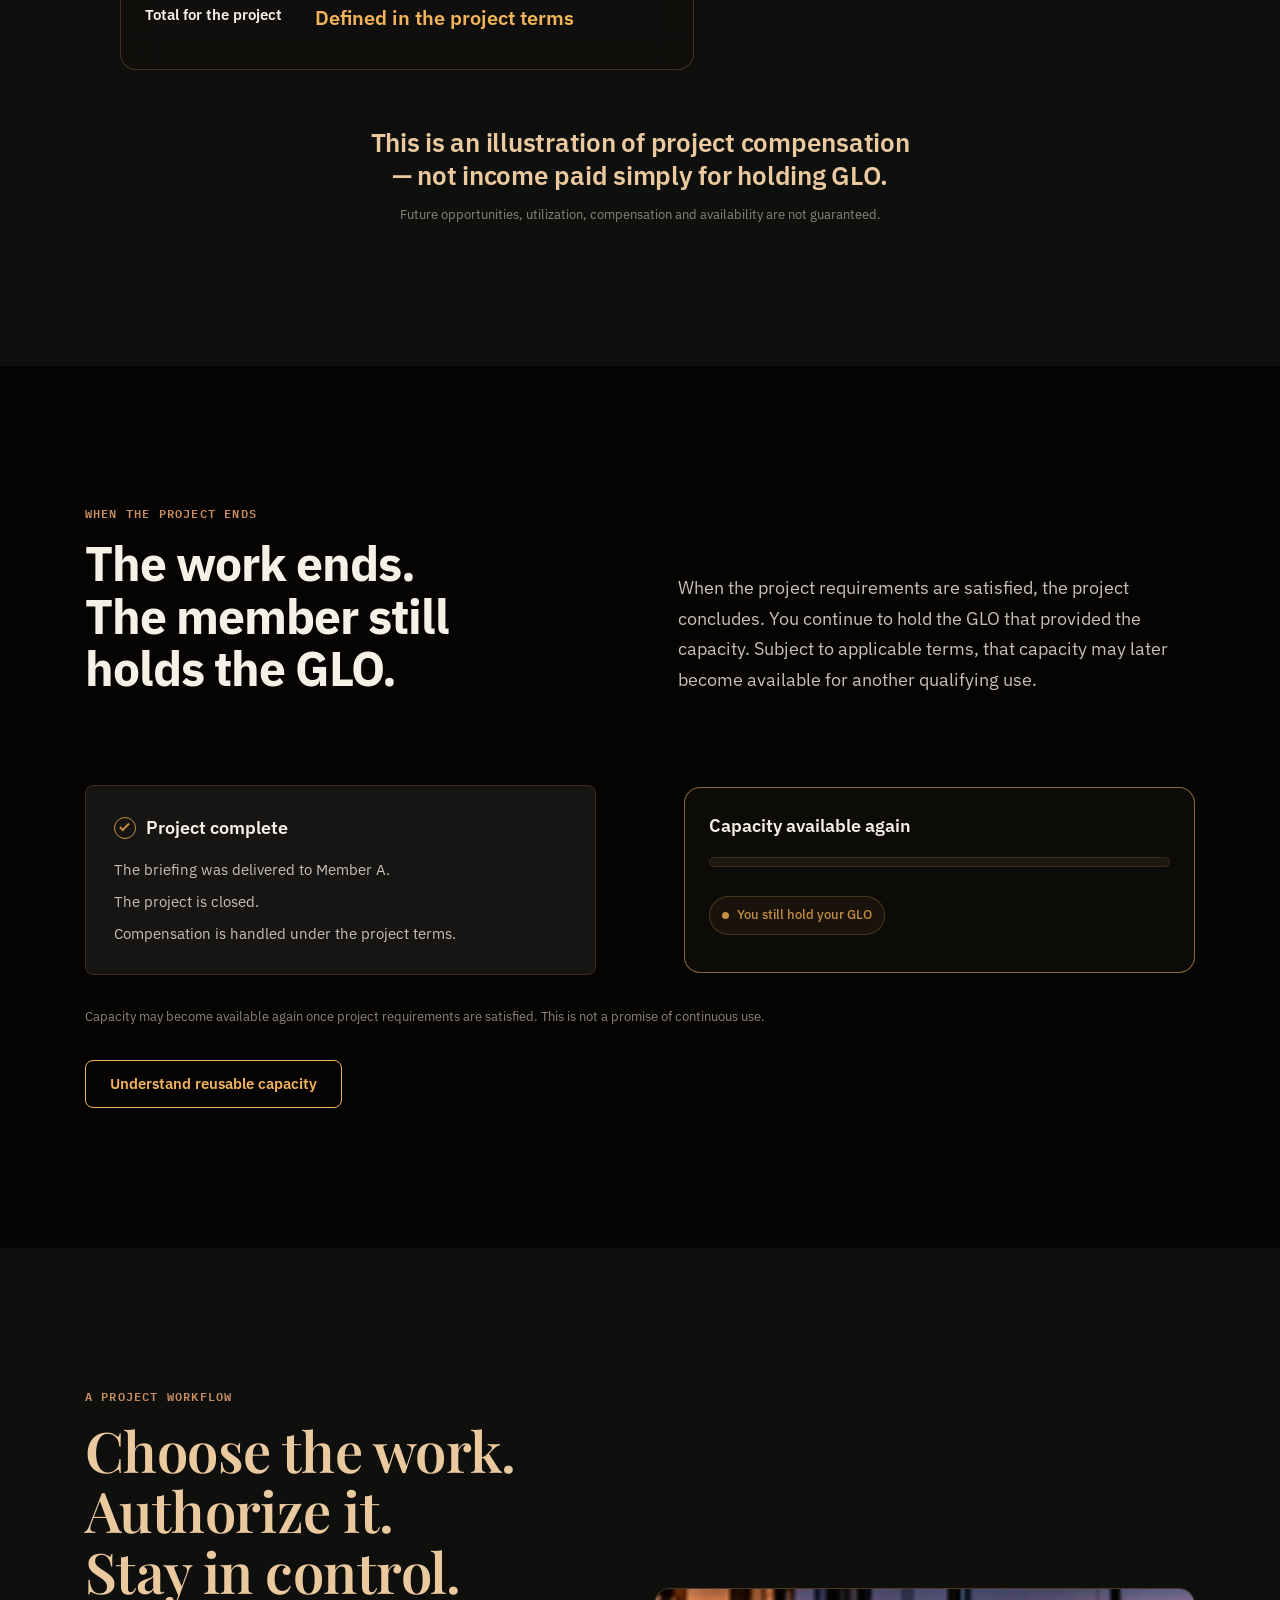
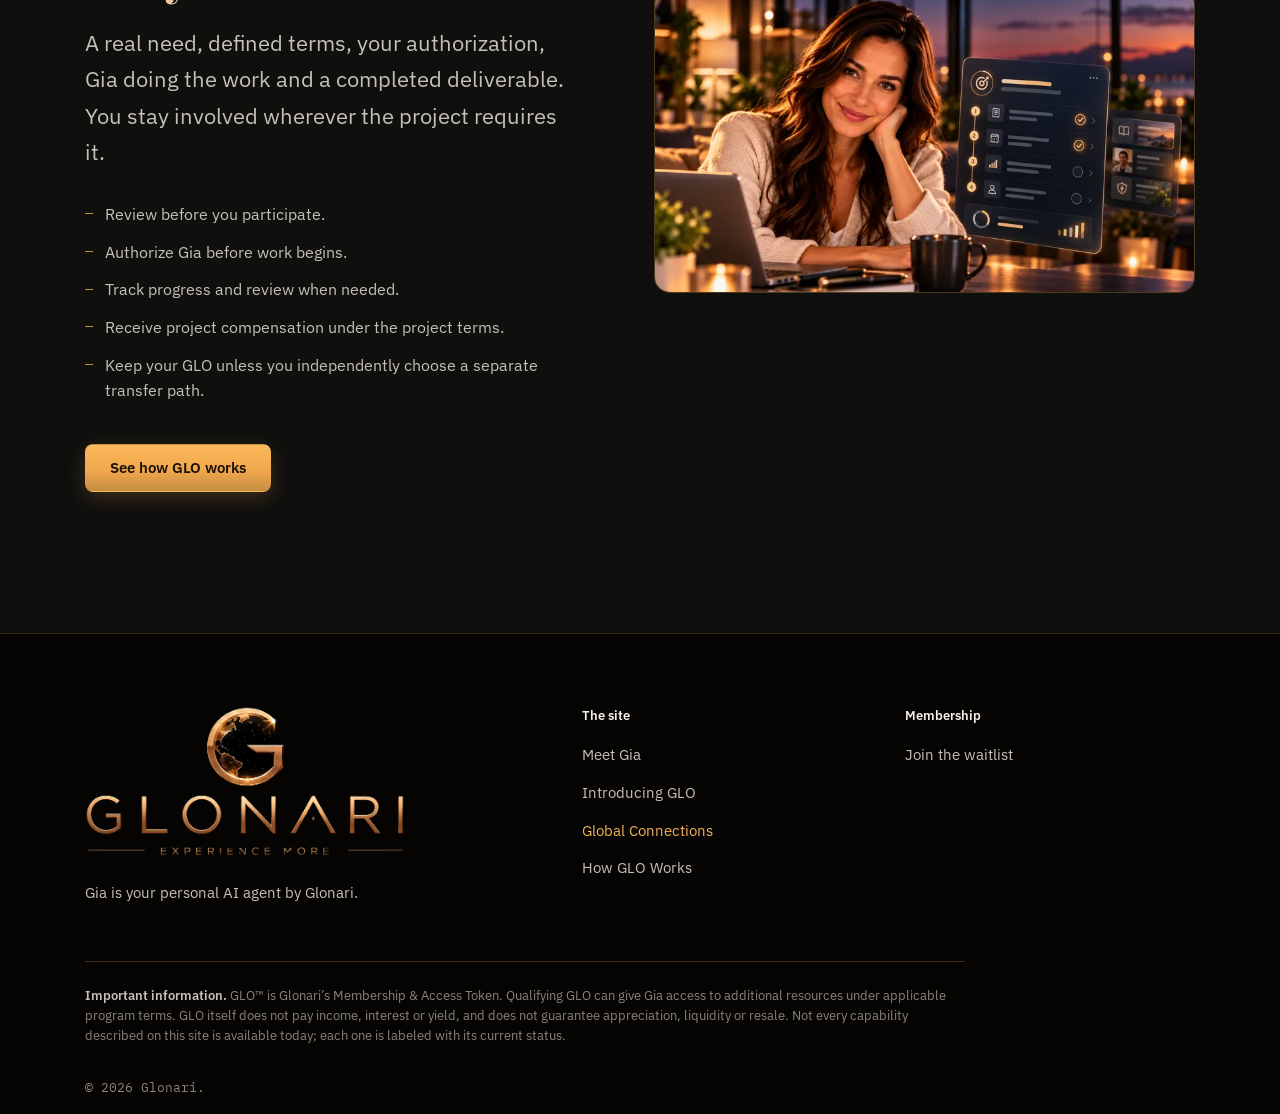
<file: meet-gia/global-connections.html>
<!DOCTYPE html>
<html lang="en">
<head>
<meta charset="utf-8">
<meta name="viewport" content="width=device-width, initial-scale=1, viewport-fit=cover">
<meta name="robots" content="noindex">
<title>Global Connections</title>
<meta name="description" content="Gia can identify qualifying projects, explain the terms and perform authorized work using your available capacity. The work moves; your GLO doesn’t.">
<link rel="preconnect" href="https://fonts.googleapis.com">
<link rel="preconnect" href="https://fonts.gstatic.com" crossorigin>
<link href="https://fonts.googleapis.com/css2?family=IBM+Plex+Mono:wght@500;600&amp;family=IBM+Plex+Sans:wght@400;500;600;700&amp;family=Playfair+Display:wght@500;600;700&amp;display=swap" rel="stylesheet">
<link rel="icon" href="assets/logo/favicon-32.png" sizes="32x32" type="image/png">
<link rel="apple-touch-icon" href="assets/logo/favicon-180.png">
<link rel="stylesheet" href="css/tokens.css">
<link rel="stylesheet" href="css/base.css">
<link rel="stylesheet" href="css/components.css">
<link rel="stylesheet" href="css/shell.css">
<link rel="stylesheet" href="css/pages/global-connections.css">
</head>
<body class="no-js" data-page="global-connections">
<a class="sr-only" href="#main">Skip to content</a>

<!-- shell:header -->
<header class="site-header">
  <div class="site-header__row">
    <a class="back-link" href="../index.html" aria-label="Back to Glonari"><span class="back-link__arrow" aria-hidden="true">&larr;</span><span class="back-link__label">Glonari</span></a>
    <a class="brand" href="index.html" aria-label="Glonari, Meet Gia">
      <img class="brand__mark" src="assets/logo/glonari-mark.webp" width="192" height="192" alt="">
      <span class="brand__name">Glonari</span>
    </a>
    <nav class="site-nav" aria-label="Site">
        <a href="index.html">Meet Gia</a>
        <a href="glo.html">Introducing GLO</a>
        <a href="global-connections.html" aria-current="page">Global Connections</a>
        <a href="how-glo-works.html">How GLO Works</a>
    </nav>
    <a class="btn btn--primary btn--sm header-cta" href="index.html#join">Join the waitlist</a>
    <button class="menu-toggle" type="button" aria-expanded="false" aria-controls="mobile-menu" aria-label="Open menu"><span></span></button>
  </div>
  <div class="subnav">
    <nav class="subnav__inner" aria-label="On this page">
        <a href="#work-starts">How work starts</a>
        <a href="#gia-finds">Gia finds projects</a>
        <a href="#authorize">Review &amp; authorize</a>
        <a href="#gia-works">Gia works</a>
        <a href="#deliverable">Deliverable</a>
        <a href="#compensation">Compensation</a>
        <a href="#project-end">Project end</a>
    </nav>
  </div>
  <div class="progress" aria-hidden="true"></div>
</header>
<div class="mobile-menu" id="mobile-menu">
  <nav aria-label="Site">
    <ul class="mm">
      <li class="mm__page"><a href="index.html">Meet Gia</a></li>
      <li class="mm__page"><a href="glo.html">Introducing GLO</a></li>
      <li class="mm__page is-current"><a href="global-connections.html" aria-current="page">Global Connections</a>
        <ul class="mm__sections" aria-label="On this page">
          <li><a href="#work-starts">How work starts</a></li>
          <li><a href="#gia-finds">Gia finds projects</a></li>
          <li><a href="#authorize">Review &amp; authorize</a></li>
          <li><a href="#gia-works">Gia works</a></li>
          <li><a href="#deliverable">Deliverable</a></li>
          <li><a href="#compensation">Compensation</a></li>
          <li><a href="#project-end">Project end</a></li>
        </ul>
      </li>
      <li class="mm__page"><a href="how-glo-works.html">How GLO Works</a></li>
    </ul>
  </nav>
  <a class="btn btn--primary" href="index.html#join">Join the waitlist</a>
</div>
<!-- /shell:header -->

<main id="main">

<!-- 01 HERO -->
<section class="page-hero" id="intro" aria-labelledby="intro-title">
  <div class="page-hero__media" style="--focus: 68% 45%">
    <picture>
      <source type="image/webp" srcset="assets/images/hero-gc-800.webp 800w, assets/images/hero-gc-1600.webp 1600w" sizes="100vw">
      <img src="assets/images/hero-gc-1600.jpg" srcset="assets/images/hero-gc-800.jpg 800w, assets/images/hero-gc-1600.jpg 1600w" sizes="100vw" width="1600" height="900" alt="" fetchpriority="high">
    </picture>
  </div>
  <div class="container">
    <div class="page-hero__text">
      <p class="eyebrow gc-eyebrow">Global Connections&reg; <span class="badge badge--next">Coming next</span></p>
      <h1 class="page-hero__title" id="intro-title">The work moves. Your GLO doesn&rsquo;t.</h1>
      <p class="lead">Gia can identify qualifying projects, explain the terms and perform authorized work using your available capacity.</p>
      <div class="btn-row btn-row--stack">
        <a class="btn btn--primary" href="#work-starts">See how a project works</a>
        <a class="btn btn--secondary" href="#compensation">Review an example</a>
      </div>
    </div>
  </div>
</section>

<!-- 02 WHERE THE WORK COMES FROM -->
<section class="section section--deep" id="work-starts" aria-labelledby="starts-title">
  <div class="container">
    <div class="split gc-intro">
      <header class="reveal">
        <p class="eyebrow">Where the work comes from</p>
        <h2 class="h2" id="starts-title">A project begins with a real need and clear terms.</h2>
      </header>
      <div class="gc-intro__body">
        <p class="body">Projects come from members or organizations that need useful work completed. Their own Gia may understand the task but lack enough available capacity to do all of it. Demand for work creates demand for capacity.</p>
        <p class="body">The requesting member defines what needs to be done before anyone else is asked to take part.</p>
      </div>
    </div>

    <div class="gc-define gap-major">
      <div class="glass terms" aria-label="Example project definition">
        <div class="terms__head"><p class="terms__title">Logistics market briefing</p><span class="badge badge--plain">Example</span></div>
        <dl class="terms__list">
          <div class="terms__row"><dt>Work</dt><dd>Research three regional logistics markets and their main competitors.</dd></div>
          <div class="terms__row"><dt>Deliverable</dt><dd>A sourced briefing and a six-slide presentation.</dd></div>
          <div class="terms__row"><dt>Capacity</dt><dd>The qualifying GLO capacity set out in the project terms.</dd></div>
          <div class="terms__row"><dt>Term</dt><dd>About three weeks.</dd></div>
          <div class="terms__row"><dt>Compensation</dt><dd>One total for the project, paid by the requester under the project terms.</dd></div>
          <div class="terms__row"><dt>Participation</dt><dd>Two milestone reviews and answers to Gia’s questions.</dd></div>
        </dl>
      </div>
      <aside class="card card--key gc-payer">
        <p class="gc-payer__who">Member&nbsp;A, the requester</p>
        <p class="gc-payer__line">The requesting member or project pays for the work.</p>
        <p class="small">Compensation belongs to a defined project agreement. Holding GLO does not create income by itself, and not every holder will receive projects.</p>
      </aside>
    </div>
  </div>
</section>

<!-- 03 GIA FINDS A QUALIFYING PROJECT -->
<section class="section" id="gia-finds" aria-labelledby="finds-title">
  <div class="container">
    <header class="reveal gc-head">
      <p class="eyebrow">Gia finds a qualifying project</p>
      <h2 class="h2" id="finds-title">Gia recommends. You decide.</h2>
      <p class="lead">A recommendation comes with its reasons. You review the terms first, and declining is a normal answer.</p>
    </header>

    <div class="split gc-rec gap-major">
      <div class="glass gc-rec__chat">
        <div class="gc-chat__head"><span class="gia-dot"></span><span class="gc-chat__name">Gia</span><span class="gc-chat__sub">Project recommendation</span></div>
        <div class="bubble bubble--gia"><span class="gia-tag">Gia</span>I found a qualifying business-intelligence project. It matches your available capacity and requires periodic review. Want me to show you the terms?</div>
      </div>

      <article class="glass is-active gc-card" id="gc-rec" aria-labelledby="rec-title">
        <div class="terms__head"><h3 class="terms__title" id="rec-title">Logistics market briefing</h3><span class="status status--working" id="gc-rec-state">Recommended</span></div>
        <div class="gc-card__why">
          <p class="gc-card__label">Why Gia recommends this</p>
          <ul class="gc-why">
            <li>Fits your available capacity for the next three weeks.</li>
            <li>The two reviews fall on days your calendar is open.</li>
            <li>Close to research topics you have asked Gia about before.</li>
          </ul>
        </div>
        <dl class="terms__list">
          <div class="terms__row"><dt>Capacity &amp; duration</dt><dd>Qualifying capacity set in the terms · about three weeks</dd></div>
          <div class="terms__row"><dt>Deliverable</dt><dd>Sourced briefing and six-slide presentation</dd></div>
          <div class="terms__row"><dt>Your part</dt><dd>Two milestone reviews, answers to Gia’s questions</dd></div>
          <div class="terms__row"><dt>Compensation</dt><dd>One total for the project, in the terms</dd></div>
          <div class="terms__row"><dt>Conditions</dt><dd>Early termination allowed under the project terms</dd></div>
        </dl>
        <div class="btn-row gc-card__actions" id="gc-rec-actions">
          <a class="btn btn--primary btn--sm" href="#authorize" data-rec="review">Review project</a>
          <button class="btn btn--ghost btn--sm" type="button" data-rec="decline">Decline</button>
        </div>
        <p class="gc-card__msg" id="gc-rec-msg" aria-live="polite"></p>
      </article>
    </div>
    <p class="caption gc-note">Gia recommends on fit — your capacity, timing, the participation required and your interests — not on the size of the payment. Nothing is enrolled automatically.</p>
  </div>
</section>

<!-- 04 REVIEW, DECIDE, AUTHORIZE -->
<section class="section section--deep" id="authorize" aria-labelledby="auth-title">
  <div class="container">
    <header class="reveal gc-head">
      <p class="eyebrow">Review, decide, authorize</p>
      <h2 class="h2" id="auth-title">The member stays in control of participation.</h2>
      <p class="lead">Before Gia begins, you review the material terms and choose whether to authorize the work.</p>
    </header>

    <div class="gc-auth gap-major">
      <div class="glass approval is-active" data-approval data-log="#gc-log" data-subject="the logistics market briefing">
        <p class="approval__title">Before Gia begins: logistics market briefing</p>
        <ul class="approval__list">
          <li class="approval__item"><label><input class="approval__check" type="checkbox" checked><span class="approval__label">Project scope and deliverable</span></label><span data-state></span></li>
          <li class="approval__item"><label><input class="approval__check" type="checkbox" checked><span class="approval__label">Required qualifying capacity</span></label><span data-state></span></li>
          <li class="approval__item"><label><input class="approval__check" type="checkbox" checked><span class="approval__label">Duration and your participation</span></label><span data-state></span></li>
          <li class="approval__item"><label><input class="approval__check" type="checkbox"><span class="approval__label">Compensation and other material terms</span></label><span data-state></span></li>
        </ul>
        <div class="approval__actions">
          <button class="btn btn--primary btn--sm" type="button" data-approval-authorize>Authorize Gia</button>
          <button class="btn btn--ghost btn--sm" type="button" data-approval-decline>Not for me</button>
        </div>
        <div class="approval__confirm" hidden>
          <p>Authorize Gia to start the logistics market briefing under these terms? Gia will bring questions and both milestones back to you.</p>
          <div class="btn-row" style="gap:8px">
            <button class="btn btn--primary btn--sm" type="button" data-approval-confirm>Confirm and authorize</button>
            <button class="btn btn--ghost btn--sm" type="button" data-approval-back>Go back</button>
          </div>
        </div>
        <p class="approval__msg" aria-live="polite"></p>
        <button class="btn btn--ghost btn--sm" type="button" data-approval-reset hidden>Start over</button>
      </div>

      <div class="card gc-history">
        <h3 class="h4">Activity history</h3>
        <ul class="log" id="gc-log">
          <li>You opened the project terms<small>Today, 10:12</small><span class="status status--muted">Reviewing</span></li>
          <li>Gia recommended a qualifying project<small>Today, 09:40</small><span class="status status--working">Recommended</span></li>
        </ul>
      </div>
    </div>
    <p class="principle principle--center gc-principle" data-shine>You review. You decide. Gia goes to work.</p>
  </div>
</section>

<!-- 05 GIA GOES TO WORK -->
<section class="section" id="gia-works" aria-labelledby="works-title">
  <div class="container">
    <header class="reveal gc-head">
      <p class="eyebrow">Gia goes to work</p>
      <h2 class="h2" id="works-title">Gia does the work. You stay involved where it matters.</h2>
      <p class="lead">Once authorized, Gia uses your available qualifying capacity to perform the project under its terms. You can see what is happening, and you take part where the project needs you.</p>
    </header>

    <div class="gc-work gap-major">
      <div class="glass ws__pane gc-ws" aria-label="Example project workspace">
        <div class="gc-ws__top"><p class="ws__label">Project workspace · Logistics market briefing</p><span class="caption">Week 2 of about 3</span></div>
        <ul class="tasks">
          <li>Research: gather and organize sources<small>Research agents · 31 sources kept</small><span class="status status--ready">Done</span></li>
          <li>Analysis: compare competitors across three markets<small>Specialized analysis model</small><span class="status status--working">Analyzing</span><span class="bar"><i></i></span></li>
          <li id="gc-milestone">Milestone 1: the source list<small>Your review before the analysis is finalized</small><span class="status status--review">Waiting for your review</span><button class="btn btn--secondary btn--sm gc-ms-btn" type="button" data-milestone>Review milestone</button></li>
          <li>Execution: draft the briefing<small>Writing model, after your review</small><span class="status status--muted">Draft next</span></li>
          <li>Delivery to Member&nbsp;A<small>Briefing and presentation</small><span class="status status--muted">After milestone 2</span></li>
        </ul>
        <div class="gc-inspect">
          <div class="tabs gc-tabs" role="tablist" aria-label="Inspect the work">
            <button class="tab" role="tab" id="gct-src" aria-controls="gcp-src" aria-selected="true">Sources</button>
            <button class="tab" role="tab" id="gct-asm" aria-controls="gcp-asm" aria-selected="false" tabindex="-1">Assumptions</button>
            <button class="tab" role="tab" id="gct-q" aria-controls="gcp-q" aria-selected="false" tabindex="-1">Open questions</button>
          </div>
          <div class="gc-panel" role="tabpanel" id="gcp-src" aria-labelledby="gct-src">
            <ul class="gc-list"><li>Regional freight statistics, 2023–2025 <span>public dataset</span></li><li>Annual reports of six listed competitors <span>filings</span></li><li>Trade-press coverage of new warehouse openings <span>12 articles</span></li></ul>
          </div>
          <div class="gc-panel" role="tabpanel" id="gcp-asm" aria-labelledby="gct-asm" hidden>
            <ul class="gc-list"><li>Private competitors are compared on public information only.</li><li>Market size uses the more conservative of two estimates.</li></ul>
          </div>
          <div class="gc-panel" role="tabpanel" id="gcp-q" aria-labelledby="gct-q" hidden>
            <ul class="gc-list"><li>Should the briefing include cross-border routes? <span>for you</span></li><li>Which of the three markets should lead the presentation? <span>for you</span></li></ul>
          </div>
        </div>
      </div>

      <aside class="card gc-role" aria-labelledby="role-title">
        <h3 class="h4" id="role-title">What you do</h3>
        <ul class="gc-role__list">
          <li>Review and authorize the project before any work begins.</li>
          <li>Answer Gia’s questions when the project needs your input.</li>
          <li>Review milestones and the deliverable where the project requires it.</li>
          <li>End participation under the project’s early-termination terms if you need to.</li>
        </ul>
      </aside>
    </div>
  </div>
</section>

<!-- 06 THE DELIVERABLE RETURNS TO THE REQUESTER -->
<section class="section section--deep" id="deliverable" aria-labelledby="deliv-title">
  <div class="container">
    <header class="head--center reveal">
      <p class="eyebrow">The deliverable returns to the requester</p>
      <h2 class="h2" id="deliv-title">Useful work is the outcome.</h2>
      <p class="lead">The completed deliverable goes back to the member who asked for it. That is the value the project was created to obtain.</p>
    </header>
    <ol class="flow gap-major" data-draw>
      <li class="flow__node"><svg class="flow__icon" width="24" height="24" viewBox="0 0 24 24" fill="none" stroke="currentColor" stroke-width="1.5" stroke-linecap="round" stroke-linejoin="round" aria-hidden="true" focusable="false"><circle cx="12" cy="8" r="3.5" vector-effect="non-scaling-stroke"/><path d="M5 20c0-3.9 3.1-7 7-7s7 3.1 7 7" vector-effect="non-scaling-stroke"/></svg><span class="flow__title">Member&nbsp;A</span><span class="flow__sub">requests the work</span></li>
      <li class="flow__node"><svg class="flow__icon" width="24" height="24" viewBox="0 0 24 24" fill="none" stroke="currentColor" stroke-width="1.5" stroke-linecap="round" stroke-linejoin="round" aria-hidden="true" focusable="false"><circle cx="12" cy="8" r="3.5" vector-effect="non-scaling-stroke"/><path d="M5 20c0-3.9 3.1-7 7-7s7 3.1 7 7" vector-effect="non-scaling-stroke"/></svg><span class="flow__title">Member&nbsp;B</span><span class="flow__sub">authorizes their Gia</span></li>
      <li class="flow__node"><svg class="flow__icon" width="24" height="24" viewBox="0 0 24 24" fill="none" stroke="currentColor" stroke-width="1.5" stroke-linecap="round" stroke-linejoin="round" aria-hidden="true" focusable="false"><circle cx="12" cy="12" r="4" vector-effect="non-scaling-stroke"/><path d="M20 12A8 8 0 1 1 12 4" vector-effect="non-scaling-stroke"/></svg><span class="flow__title">B’s GLO capacity</span><span class="flow__sub">supports the work</span></li>
      <li class="flow__node is-key"><div class="flow__icon flow__icon--gia" aria-hidden="true"><div class="gia-core"><div class="gia-core__photo"><picture><source srcset="assets/images/gia.webp" type="image/webp"><img src="assets/images/gia.png" alt="" width="400" height="400" loading="lazy" decoding="async"></picture></div></div></div><span class="flow__title">Gia</span><span class="flow__sub">performs the authorized project</span></li>
      <li class="flow__node"><svg class="flow__icon" width="24" height="24" viewBox="0 0 24 24" fill="none" stroke="currentColor" stroke-width="1.5" stroke-linecap="round" stroke-linejoin="round" aria-hidden="true" focusable="false"><rect x="6" y="4" width="12" height="16" rx="2" vector-effect="non-scaling-stroke"/><path d="M9 8.5H15" vector-effect="non-scaling-stroke"/><path d="M9 12H15" vector-effect="non-scaling-stroke"/><path d="M10 15.5l1.5 1.5 3-3" vector-effect="non-scaling-stroke"/></svg><span class="flow__title">Briefing</span><span class="flow__sub">returns to Member&nbsp;A</span></li>
      <li class="flow__node is-end"><svg class="flow__icon" width="24" height="24" viewBox="0 0 24 24" fill="none" stroke="currentColor" stroke-width="1.5" stroke-linecap="round" stroke-linejoin="round" aria-hidden="true" focusable="false"><circle cx="12" cy="8" r="3.5" vector-effect="non-scaling-stroke"/><path d="M5 20c0-3.9 3.1-7 7-7s7 3.1 7 7" vector-effect="non-scaling-stroke"/></svg><span class="flow__title">Member&nbsp;A</span><span class="flow__sub">pays under the project terms</span></li>
    </ol>
    <p class="flow-keep">Member&nbsp;B keeps their GLO the whole time</p>
    <figure class="media-frame media-frame--wide gap-major" style="--focus: 20% 50%">
      <div class="media-frame__box" data-parallax>
        <picture>
          <source type="image/webp" srcset="assets/images/gc-deliverable-800.webp 800w, assets/images/gc-deliverable-1600.webp 1600w" sizes="(max-width: 1200px) 100vw, 1200px">
          <img src="assets/images/gc-deliverable-1600.jpg" srcset="assets/images/gc-deliverable-800.jpg 800w, assets/images/gc-deliverable-1600.jpg 1600w" sizes="(max-width: 1200px) 100vw, 1200px" width="1600" height="686" loading="lazy" decoding="async" alt="A man in an armchair reading the finished briefing, a tablet beside him showing the task complete">
        </picture>
      </div>
    </figure>
    <p class="principle principle--center gc-principle" data-shine>Global Connections: the work moves. The GLO doesn’t.</p>
  </div>
</section>

<!-- 07 HOW COMPENSATION WORKS -->
<section class="section" id="compensation" aria-labelledby="comp-title">
  <div class="container">
    <header class="head--center reveal">
      <p class="eyebrow">How compensation works</p>
      <h2 class="h2" id="comp-title">Compensation comes from the work.</h2>
      <p class="lead">Every project has its own terms. Compensation is tied to the work performed under the project agreement and can vary with scope, duration, requirements and performance.</p>
    </header>

    <div class="gc-comp gap-major">
      <div class="glass terms">
        <div class="terms__head"><p class="terms__title">Logistics market briefing</p><span class="badge badge--plain">Illustrative only</span></div>
        <dl class="terms__list">
          <div class="terms__row"><dt>Scope</dt><dd>Three regional logistics markets and their main competitors.</dd></div>
          <div class="terms__row"><dt>Deliverable</dt><dd>A sourced briefing and a six-slide presentation.</dd></div>
          <div class="terms__row"><dt>Milestones</dt><dd>Source list (your review) · draft findings (your review) · final briefing.</dd></div>
          <div class="terms__row"><dt>Duration</dt><dd>About three weeks.</dd></div>
          <div class="terms__row"><dt>Required capacity</dt><dd>The qualifying GLO capacity set out in the project terms.</dd></div>
          <div class="terms__row terms__row--total"><dt>Total for the project</dt><dd>Defined in the project terms</dd></div>
        </dl>
      </div>
      <ol class="gc-timeline" aria-label="Project timeline" data-draw>
        <li><span class="gc-timeline__when">Week 1</span><span class="gc-timeline__what">Source list</span><span class="status status--review">Your review</span></li>
        <li><span class="gc-timeline__when">Week 2</span><span class="gc-timeline__what">Draft findings</span><span class="status status--review">Your review</span></li>
        <li><span class="gc-timeline__when">Week 3</span><span class="gc-timeline__what">Briefing delivered to Member&nbsp;A</span><span class="status status--ready">Deliverable</span></li>
        <li><span class="gc-timeline__when">After delivery</span><span class="gc-timeline__what">Compensation under the project terms</span><span class="status status--muted">One total</span></li>
      </ol>
    </div>
    <div class="gc-comp-notes">
      <p class="principle principle--center">This is an illustration of project compensation — not income paid simply for holding GLO.</p>
      <p class="caption">Future opportunities, utilization, compensation and availability are not guaranteed.</p>
    </div>
  </div>
</section>

<!-- 08 WHEN THE PROJECT ENDS -->
<section class="section section--deep" id="project-end" aria-labelledby="end-title">
  <div class="container">
    <div class="split gc-end-head">
      <header class="reveal">
        <p class="eyebrow">When the project ends</p>
        <h2 class="h2" id="end-title">The work ends. The member still holds the GLO.</h2>
      </header>
      <p class="body">When the project requirements are satisfied, the project concludes. You continue to hold the GLO that provided the capacity. Subject to applicable terms, that capacity may later become available for another qualifying use.</p>
    </div>

    <div class="gc-end gap-major" data-draw>
      <div class="card gc-end__done">
        <p class="gc-end__state"><span class="gc-check" aria-hidden="true"></span>Project complete</p>
        <ul class="gc-end__list">
          <li>The briefing was delivered to Member&nbsp;A.</li>
          <li>The project is closed.</li>
          <li>Compensation is handled under the project terms.</li>
        </ul>
      </div>
      <span class="gc-end__arrow" aria-hidden="true"></span>
      <div class="glass is-active gc-end__cap">
        <p class="gc-end__state">Capacity available again</p>
        <div class="gc-cap" role="img" aria-label="Your available capacity is back to its full level"><i></i></div>
        <p class="owner owner--keep">You still hold your GLO</p>
      </div>
    </div>
    <p class="caption gc-note gc-note--left">Capacity may become available again once project requirements are satisfied. This is not a promise of continuous use.</p>
    <div class="btn-row gc-cta"><a class="btn btn--secondary" href="how-glo-works.html#reusable-capacity">Understand reusable capacity</a></div>
  </div>
</section>

<!-- 09 FINAL CTA -->
<section class="section" id="final" aria-labelledby="final-title">
  <div class="container final">
    <div>
      <p class="eyebrow">A project workflow</p>
      <h2 class="final__h" id="final-title">Choose the work. Authorize it. Stay in control.</h2>
      <p class="lead">A real need, defined terms, your authorization, Gia doing the work and a completed deliverable. You stay involved wherever the project requires it.</p>
      <ul class="uses">
        <li>Review before you participate.</li>
        <li>Authorize Gia before work begins.</li>
        <li>Track progress and review when needed.</li>
        <li>Receive project compensation under the project terms.</li>
        <li>Keep your GLO unless you independently choose a separate transfer path.</li>
      </ul>
      <div class="btn-row btn-row--stack gc-final-actions">
        <a class="btn btn--primary" href="how-glo-works.html">See how GLO works</a>
        <a class="btn btn--secondary" href="membership.html" hidden>Learn about membership</a>
      </div>
    </div>
    <figure class="media-frame" style="--ratio: 16 / 9">
      <div class="media-frame__box" data-parallax>
        <picture>
          <source type="image/webp" srcset="assets/images/gc-hero-workspace-800.webp 800w, assets/images/gc-hero-workspace-1600.webp 1600w" sizes="(max-width: 960px) 100vw, 560px">
          <img src="assets/images/gc-hero-workspace-1600.jpg" srcset="assets/images/gc-hero-workspace-800.jpg 800w, assets/images/gc-hero-workspace-1600.jpg 1600w" sizes="(max-width: 960px) 100vw, 560px" width="1600" height="900" loading="lazy" decoding="async" alt="Gia smiling beside a project workspace panel showing completed steps">
        </picture>
      </div>
    </figure>
  </div>
</section>

</main>

<!-- shell:footer -->
<footer class="site-footer">
  <div class="container">
    <div class="footer__top" style="--footer-cols: 2">
      <div class="footer__brand">
        <a class="footer-logo" href="index.html" aria-label="Glonari, Meet Gia">
          <picture>
            <source media="(max-width: 768px)" srcset="assets/logo/glonari-lockup-stacked.webp" width="760" height="359">
            <img src="assets/logo/glonari-lockup-horizontal.webp" width="840" height="222" alt="Glonari. Experience more.">
          </picture>
        </a>
        <p class="small footer__about">Gia is your personal AI agent by Glonari.</p>
      </div>
      <nav class="footer__col" aria-label="Footer: site">
        <p class="footer__head">The site</p>
        <ul>
          <li><a href="index.html">Meet Gia</a></li>
          <li><a href="glo.html">Introducing GLO</a></li>
          <li><a href="global-connections.html" aria-current="page">Global Connections</a></li>
          <li><a href="how-glo-works.html">How GLO Works</a></li>
        </ul>
      </nav>
      <div class="footer__col">
        <p class="footer__head">Membership</p>
        <ul>
          <li><a href="index.html#join">Join the waitlist</a></li>
        </ul>
      </div>
    </div>
    <div class="footer__info">
      <p class="caption"><strong>Important information.</strong> GLO&trade; is Glonari&rsquo;s Membership &amp; Access Token. Qualifying GLO can give Gia access to additional resources under applicable program terms. GLO itself does not pay income, interest or yield, and does not guarantee appreciation, liquidity or resale. Not every capability described on this site is available today; each one is labeled with its current status.</p>
    </div>
    <p class="caption mono footer__legal">© 2026 Glonari.</p>
  </div>
</footer>
<!-- /shell:footer -->

<script src="js/site.js"></script>
<script src="js/components.js"></script>
<script src="js/pages/global-connections.js"></script>
</body>
</html>
</file>
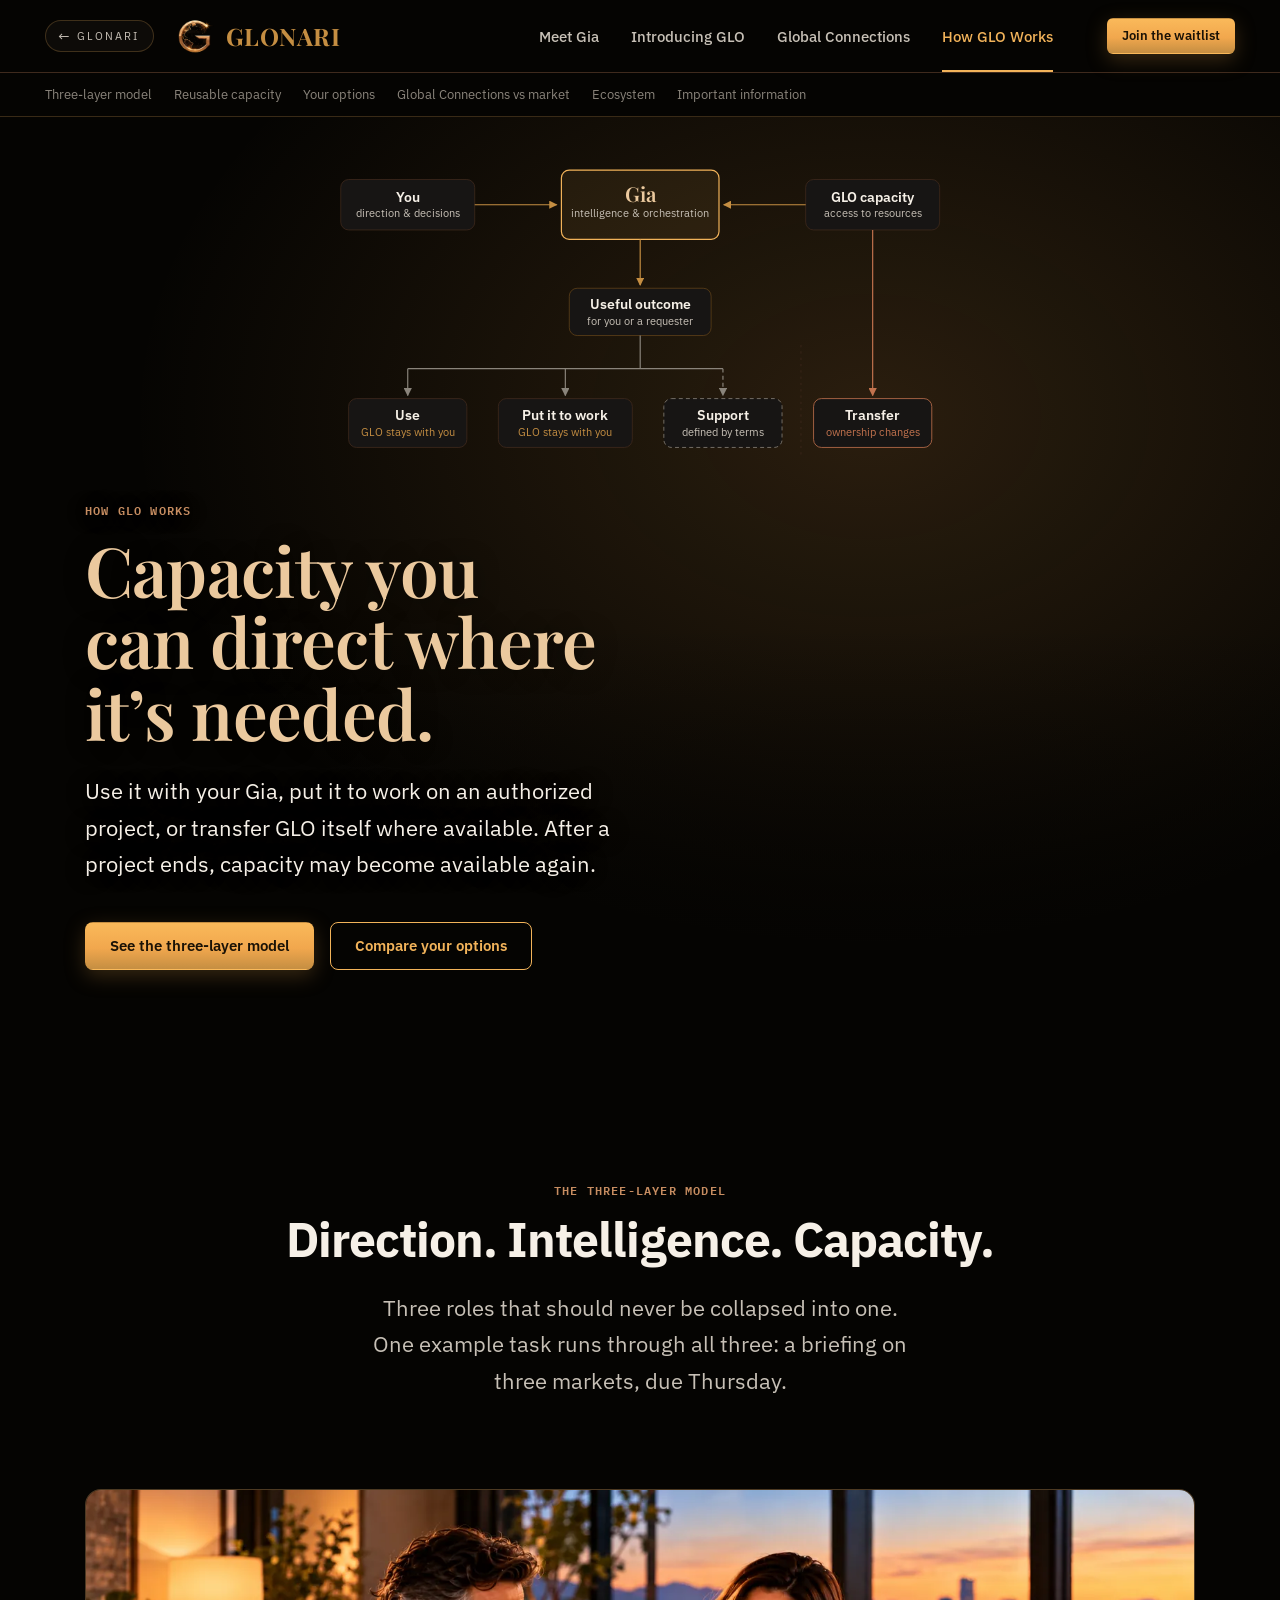
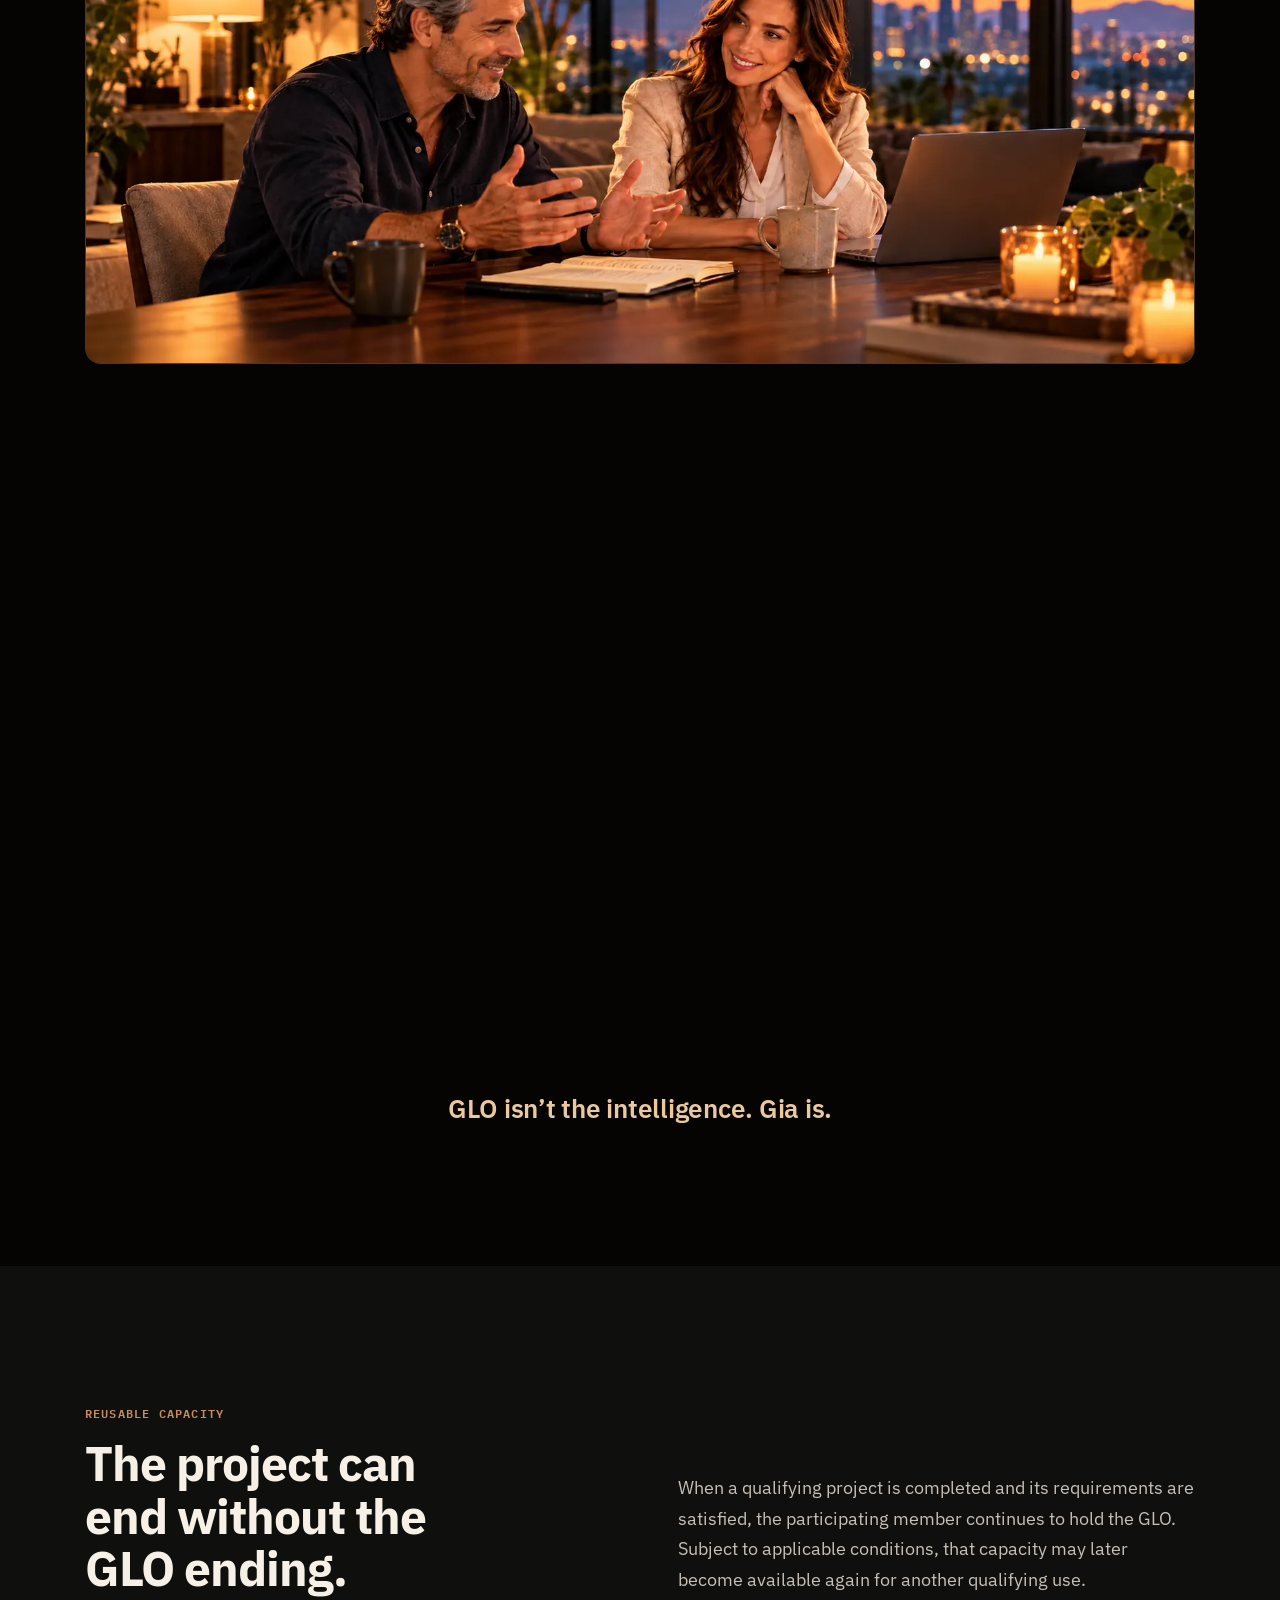
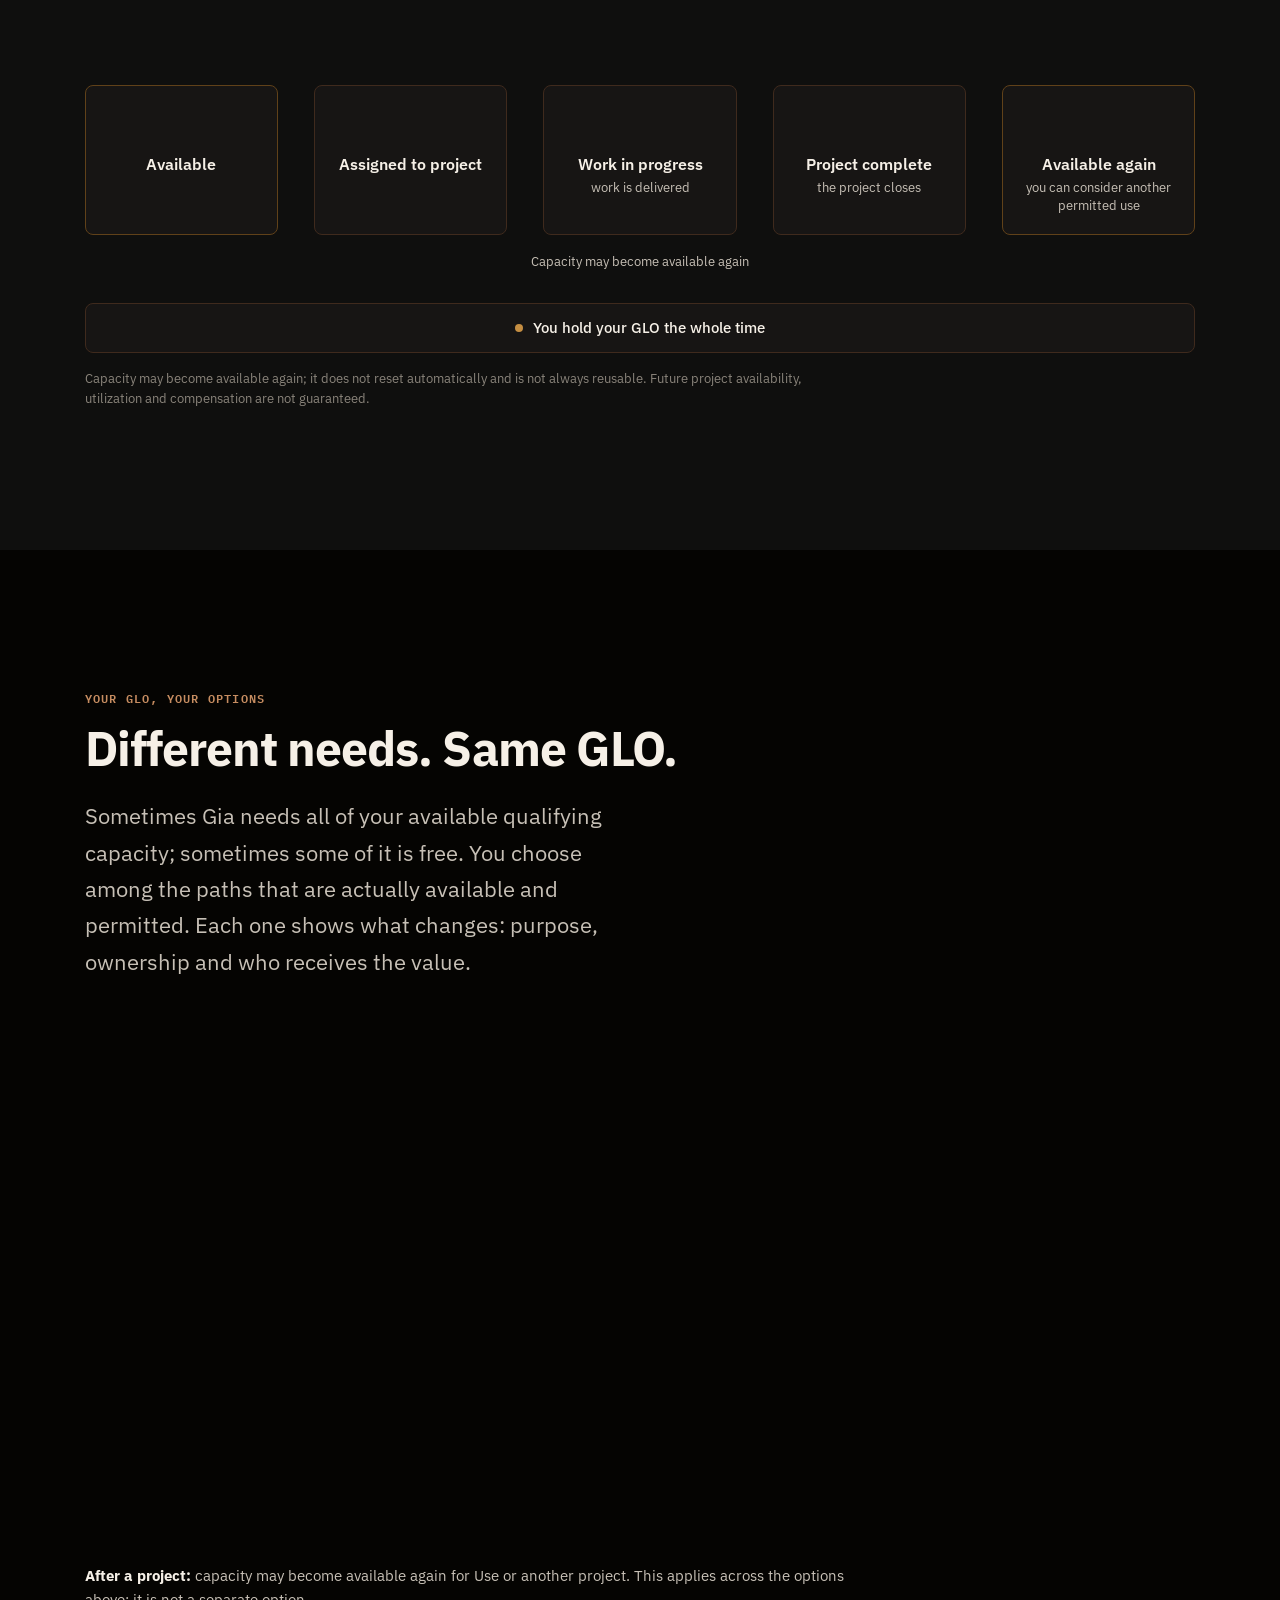
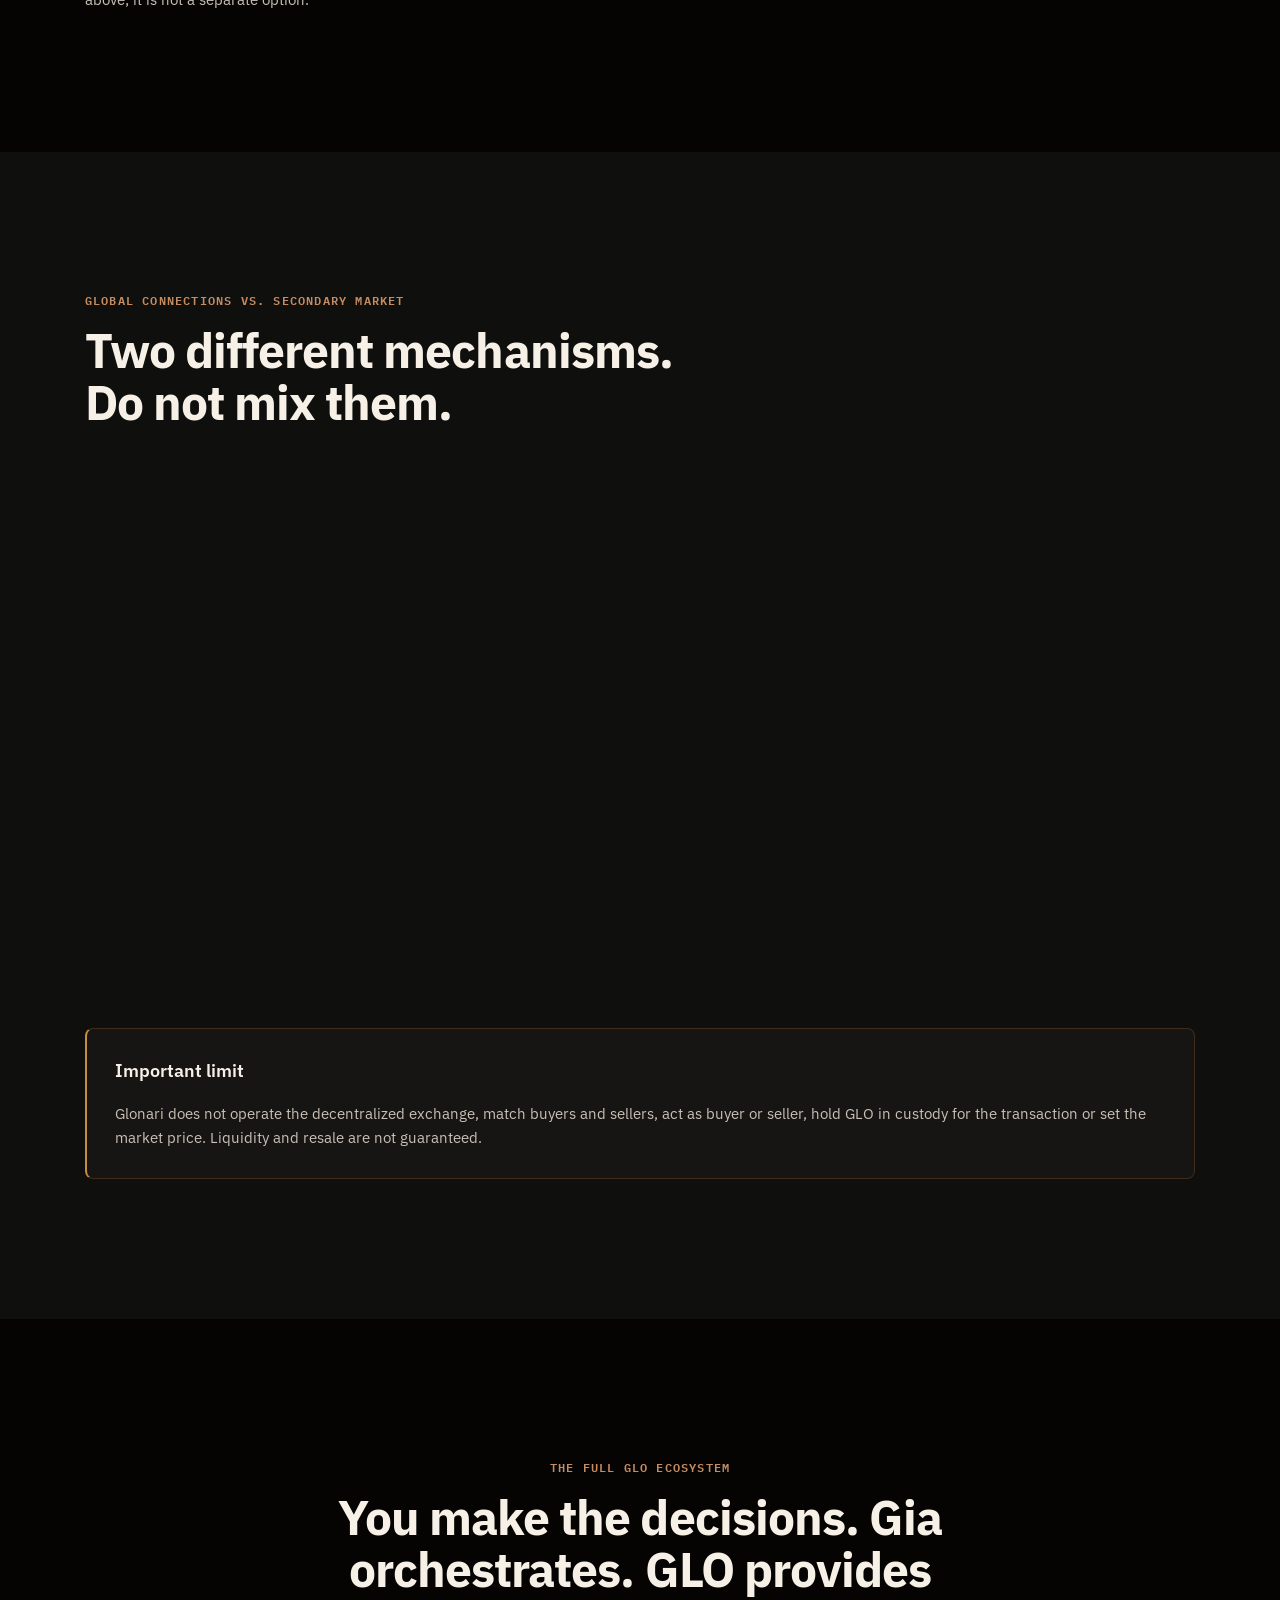
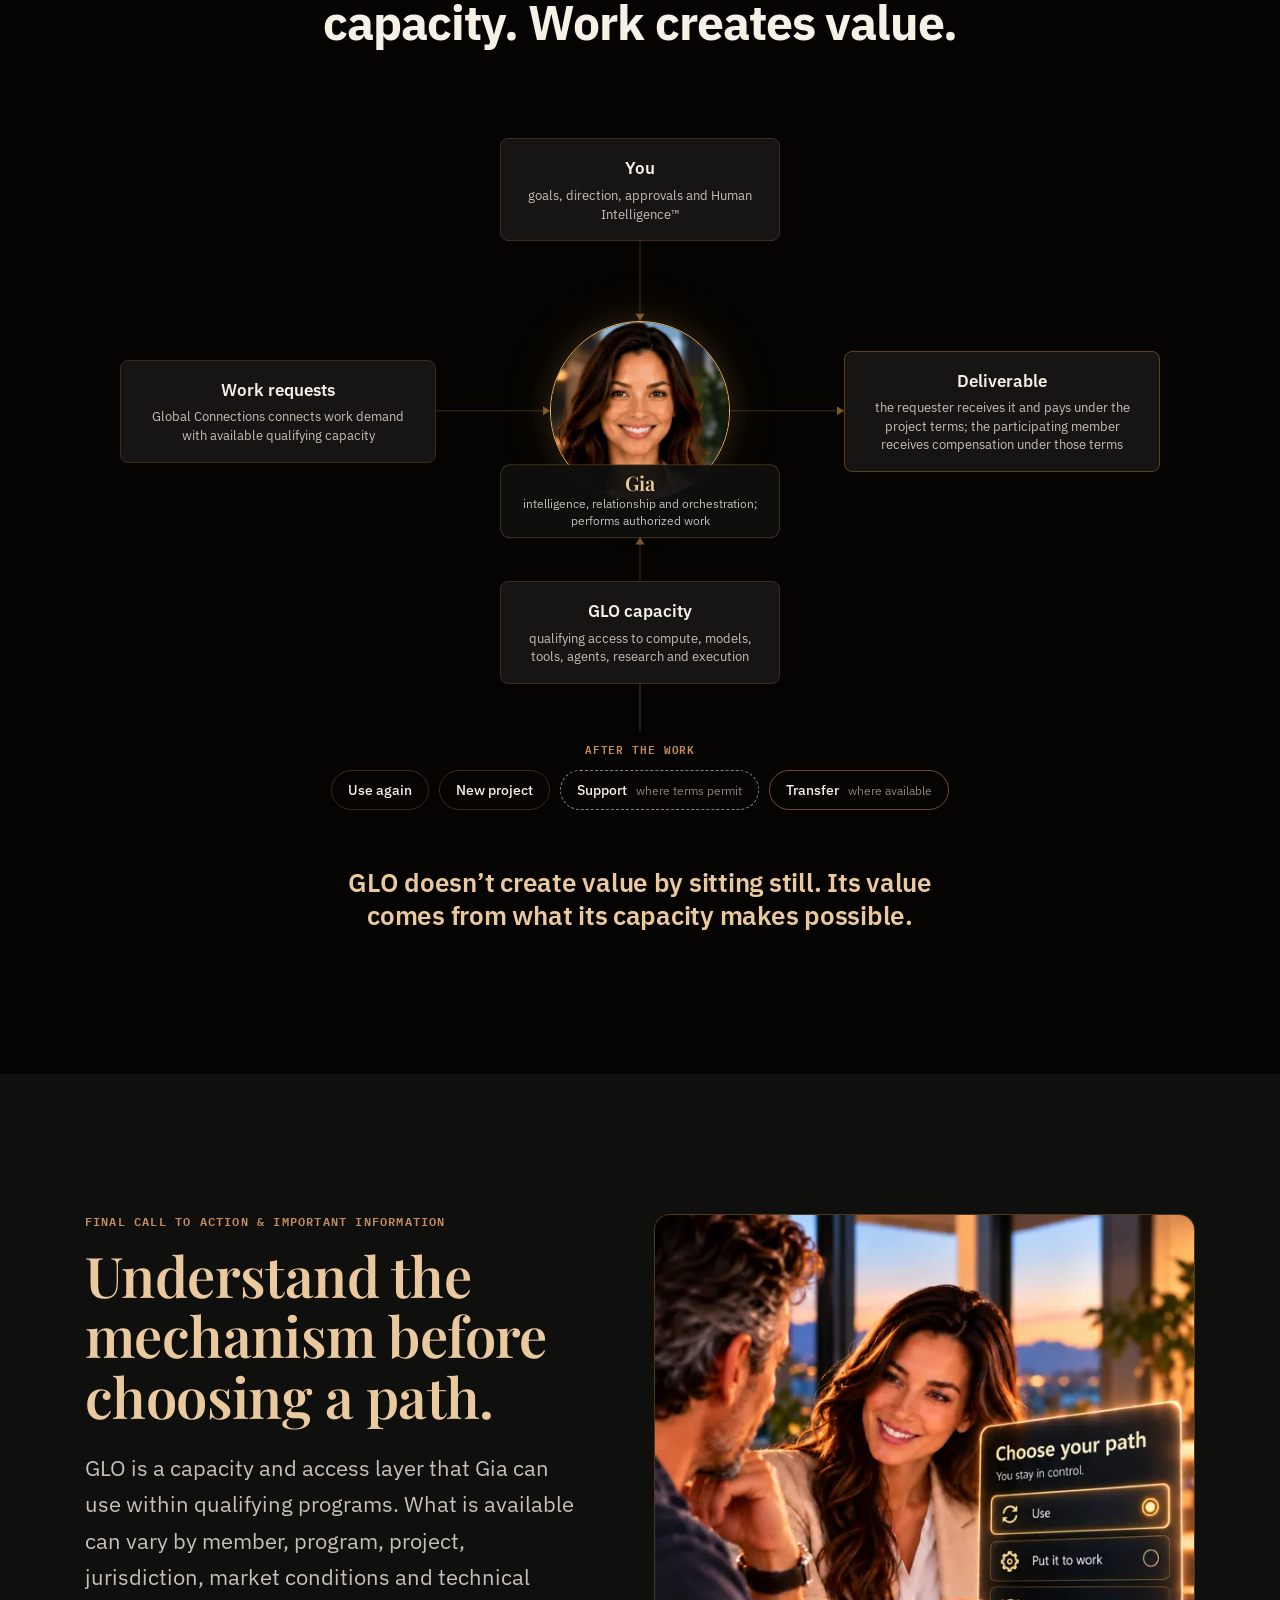
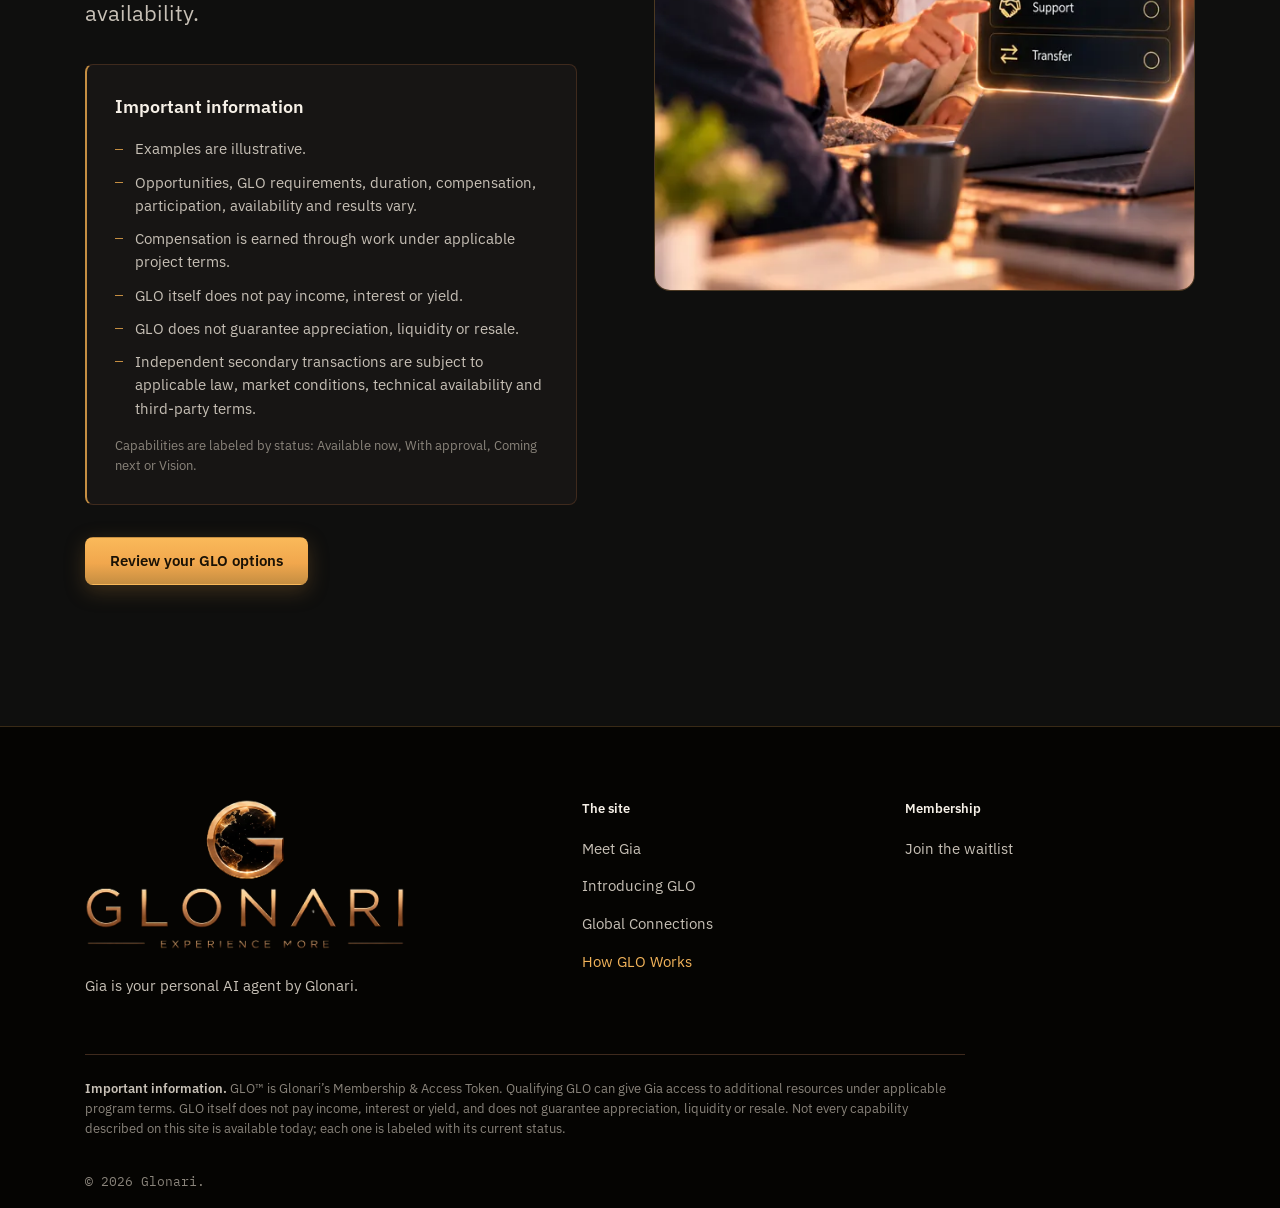
<file: meet-gia/how-glo-works.html>
<!DOCTYPE html>
<html lang="en">
<head>
<meta charset="utf-8">
<meta name="viewport" content="width=device-width, initial-scale=1, viewport-fit=cover">
<meta name="robots" content="noindex">
<title>How GLO Works</title>
<meta name="description" content="How GLO works: you direct, Gia orchestrates, GLO provides capacity. Use it, put it to work, support where permitted, or transfer GLO itself where available.">
<link rel="preconnect" href="https://fonts.googleapis.com">
<link rel="preconnect" href="https://fonts.gstatic.com" crossorigin>
<link href="https://fonts.googleapis.com/css2?family=IBM+Plex+Mono:wght@500;600&amp;family=IBM+Plex+Sans:wght@400;500;600;700&amp;family=Playfair+Display:wght@500;600;700&amp;display=swap" rel="stylesheet">
<link rel="icon" href="assets/logo/favicon-32.png" sizes="32x32" type="image/png">
<link rel="apple-touch-icon" href="assets/logo/favicon-180.png">
<link rel="stylesheet" href="css/tokens.css">
<link rel="stylesheet" href="css/base.css">
<link rel="stylesheet" href="css/components.css">
<link rel="stylesheet" href="css/shell.css">
<link rel="stylesheet" href="css/pages/how-glo-works.css">
</head>
<body class="no-js" data-page="how-glo-works">
<a class="sr-only" href="#main">Skip to content</a>

<!-- shell:header -->
<header class="site-header">
  <div class="site-header__row">
    <a class="back-link" href="../index.html" aria-label="Back to Glonari"><span class="back-link__arrow" aria-hidden="true">&larr;</span><span class="back-link__label">Glonari</span></a>
    <a class="brand" href="index.html" aria-label="Glonari, Meet Gia">
      <img class="brand__mark" src="assets/logo/glonari-mark.webp" width="192" height="192" alt="">
      <span class="brand__name">Glonari</span>
    </a>
    <nav class="site-nav" aria-label="Site">
        <a href="index.html">Meet Gia</a>
        <a href="glo.html">Introducing GLO</a>
        <a href="global-connections.html">Global Connections</a>
        <a href="how-glo-works.html" aria-current="page">How GLO Works</a>
    </nav>
    <a class="btn btn--primary btn--sm header-cta" href="index.html#join">Join the waitlist</a>
    <button class="menu-toggle" type="button" aria-expanded="false" aria-controls="mobile-menu" aria-label="Open menu"><span></span></button>
  </div>
  <div class="subnav">
    <nav class="subnav__inner" aria-label="On this page">
        <a href="#three-layer">Three-layer model</a>
        <a href="#reusable-capacity">Reusable capacity</a>
        <a href="#your-options">Your options</a>
        <a href="#gc-vs-market">Global Connections vs market</a>
        <a href="#ecosystem">Ecosystem</a>
        <a href="#important-info">Important information</a>
    </nav>
  </div>
  <div class="progress" aria-hidden="true"></div>
</header>
<div class="mobile-menu" id="mobile-menu">
  <nav aria-label="Site">
    <ul class="mm">
      <li class="mm__page"><a href="index.html">Meet Gia</a></li>
      <li class="mm__page"><a href="glo.html">Introducing GLO</a></li>
      <li class="mm__page"><a href="global-connections.html">Global Connections</a></li>
      <li class="mm__page is-current"><a href="how-glo-works.html" aria-current="page">How GLO Works</a>
        <ul class="mm__sections" aria-label="On this page">
          <li><a href="#three-layer">Three-layer model</a></li>
          <li><a href="#reusable-capacity">Reusable capacity</a></li>
          <li><a href="#your-options">Your options</a></li>
          <li><a href="#gc-vs-market">Global Connections vs market</a></li>
          <li><a href="#ecosystem">Ecosystem</a></li>
          <li><a href="#important-info">Important information</a></li>
        </ul>
      </li>
    </ul>
  </nav>
  <a class="btn btn--primary" href="index.html#join">Join the waitlist</a>
</div>
<!-- /shell:header -->

<main id="main">

<!-- 01 HERO -->
<section class="page-hero hgw-hero" id="intro" aria-labelledby="intro-title">
  <div class="page-hero__media page-hero__media--placeholder" aria-hidden="true"></div>
  <div class="hgw-stage" data-motion>
<svg class="hgw-diagram hgw-diagram--wide" viewBox="0 0 800 400" role="img" aria-labelledby="dg-title-w">
  <title id="dg-title-w">You give direction to Gia; GLO capacity gives Gia resources; Gia produces a useful outcome. After it: Use or Put it to work (GLO stays with you), Support (defined by terms), or Transfer, which comes from GLO itself and changes ownership.</title>
  <defs>
    <marker id="gd" viewBox="0 0 10 10" refX="9" refY="5" markerWidth="7" markerHeight="7" orient="auto-start-reverse"><path d="M0 0 L10 5 L0 10 z" class="dg-head"/></marker>
    <marker id="wd" viewBox="0 0 10 10" refX="9" refY="5" markerWidth="7" markerHeight="7" orient="auto-start-reverse"><path d="M0 0 L10 5 L0 10 z" class="dg-head dg-head--warn"/></marker>
    <marker id="nd" viewBox="0 0 10 10" refX="9" refY="5" markerWidth="7" markerHeight="7" orient="auto-start-reverse"><path d="M0 0 L10 5 L0 10 z" class="dg-head dg-head--muted"/></marker>
  </defs>
  <g class="dg-a " style="--d:0.2s"><rect class="dg-node" x="20" y="40" width="170" height="64" rx="10"/><text class="dg-title " x="105.0" y="68.0" text-anchor="middle">You</text><text class="dg-sub " x="105.0" y="88.0" text-anchor="middle">direction &amp; decisions</text></g>
  <g class="dg-a dg-key" style="--d:0.9s"><rect class="dg-node" x="300" y="28" width="200" height="88" rx="10"/><text class="dg-title dg-title--gia" x="400.0" y="68.0" text-anchor="middle">Gia</text><text class="dg-sub " x="400.0" y="88.0" text-anchor="middle">intelligence &amp; orchestration</text></g>
  <g class="dg-a " style="--d:1.4s"><rect class="dg-node" x="610" y="40" width="170" height="64" rx="10"/><text class="dg-title " x="695.0" y="68.0" text-anchor="middle">GLO capacity</text><text class="dg-sub " x="695.0" y="88.0" text-anchor="middle">access to resources</text></g>
  <path class="dg-line dg-line--gold dg-draw" style="--d:0.5s" d="M190 72 L294 72" pathLength="1" marker-end="url(#gd)"/>
  <path class="dg-line dg-line--gold dg-draw" style="--d:1.7s" d="M610 72 L506 72" pathLength="1" marker-end="url(#gd)"/>
  <path class="dg-line dg-line--gold dg-draw" style="--d:2.2s" d="M400 116 L400 174" pathLength="1" marker-end="url(#gd)"/>
  <g class="dg-a dg-out" style="--d:2.5s"><rect class="dg-node" x="310" y="178" width="180" height="60" rx="10"/><text class="dg-title " x="400.0" y="204.0" text-anchor="middle">Useful outcome</text><text class="dg-sub " x="400.0" y="224.0" text-anchor="middle">for you or a requester</text></g>
  <path class="dg-line  dg-draw" style="--d:3.0s" d="M400 238 L400 280 M105 280 L505 280" pathLength="1"/>
  <path class="dg-line  dg-draw" style="--d:3.2s" d="M105 280 L105 314" pathLength="1" marker-end="url(#nd)"/>
  <path class="dg-line  dg-draw" style="--d:3.3s" d="M305 280 L305 314" pathLength="1" marker-end="url(#nd)"/>
  <path class="dg-line dg-line--dash dg-a" style="--d:3.4s" d="M505 280 L505 314" marker-end="url(#nd)"/>
  <g class="dg-a " style="--d:3.5s"><rect class="dg-node" x="30" y="318" width="150" height="62" rx="10"/><text class="dg-title " x="105.0" y="345.0" text-anchor="middle">Use</text><text class="dg-sub dg-sub--keep" x="105.0" y="365.0" text-anchor="middle">GLO stays with you</text></g>
  <g class="dg-a " style="--d:3.7s"><rect class="dg-node" x="220" y="318" width="170" height="62" rx="10"/><text class="dg-title " x="305.0" y="345.0" text-anchor="middle">Put it to work</text><text class="dg-sub dg-sub--keep" x="305.0" y="365.0" text-anchor="middle">GLO stays with you</text></g>
  <g class="dg-a dg-dash" style="--d:3.9s"><rect class="dg-node" x="430" y="318" width="150" height="62" rx="10"/><text class="dg-title " x="505.0" y="345.0" text-anchor="middle">Support</text><text class="dg-sub " x="505.0" y="365.0" text-anchor="middle">defined by terms</text></g>
  <line class="dg-divider dg-a" style="--d:4.1s" x1="604" y1="250" x2="604" y2="392"/>
  <path class="dg-line dg-line--warn dg-draw" style="--d:4.3s" d="M695 104 L695 314" pathLength="1" marker-end="url(#wd)"/>
  <g class="dg-a dg-warn" style="--d:4.6s"><rect class="dg-node" x="620" y="318" width="150" height="62" rx="10"/><text class="dg-title " x="695.0" y="345.0" text-anchor="middle">Transfer</text><text class="dg-sub dg-sub--change" x="695.0" y="365.0" text-anchor="middle">ownership changes</text></g>
</svg>
<svg class="hgw-diagram hgw-diagram--narrow" viewBox="0 0 400 440" role="img" aria-labelledby="dg-title-n">
  <title id="dg-title-n">You give direction to Gia; GLO capacity gives Gia resources; Gia produces a useful outcome. After it: Use or Put it to work (GLO stays with you), Support (defined by terms), or Transfer, which comes from GLO itself and changes ownership.</title>
  <defs>
    <marker id="gm" viewBox="0 0 10 10" refX="9" refY="5" markerWidth="7" markerHeight="7" orient="auto-start-reverse"><path d="M0 0 L10 5 L0 10 z" class="dg-head"/></marker>
    <marker id="wm" viewBox="0 0 10 10" refX="9" refY="5" markerWidth="7" markerHeight="7" orient="auto-start-reverse"><path d="M0 0 L10 5 L0 10 z" class="dg-head dg-head--warn"/></marker>
    <marker id="nm" viewBox="0 0 10 10" refX="9" refY="5" markerWidth="7" markerHeight="7" orient="auto-start-reverse"><path d="M0 0 L10 5 L0 10 z" class="dg-head dg-head--muted"/></marker>
  </defs>
  <g class="dg-a " style="--d:0.2s"><rect class="dg-node" x="14" y="8" width="170" height="56" rx="10"/><text class="dg-title " x="99.0" y="32.0" text-anchor="middle">You</text><text class="dg-sub " x="99.0" y="52.0" text-anchor="middle">direction</text></g>
  <g class="dg-a " style="--d:1.4s"><rect class="dg-node" x="216" y="8" width="170" height="56" rx="10"/><text class="dg-title " x="301.0" y="32.0" text-anchor="middle">GLO capacity</text><text class="dg-sub " x="301.0" y="52.0" text-anchor="middle">resources</text></g>
  <path class="dg-line dg-line--gold dg-draw" style="--d:0.5s" d="M99 64 L99 132 L104 132" pathLength="1" marker-end="url(#gm)"/>
  <path class="dg-line dg-line--gold dg-draw" style="--d:1.7s" d="M301 64 L301 132 L296 132" pathLength="1" marker-end="url(#gm)"/>
  <g class="dg-a dg-key" style="--d:0.9s"><rect class="dg-node" x="110" y="98" width="180" height="70" rx="10"/><text class="dg-title dg-title--gia" x="200.0" y="129.0" text-anchor="middle">Gia</text><text class="dg-sub " x="200.0" y="149.0" text-anchor="middle">intelligence</text></g>
  <path class="dg-line dg-line--gold dg-draw" style="--d:2.2s" d="M200 168 L200 194" pathLength="1" marker-end="url(#gm)"/>
  <g class="dg-a " style="--d:2.5s"><rect class="dg-node" x="115" y="198" width="170" height="52" rx="10"/><text class="dg-title " x="200.0" y="230.0" text-anchor="middle">Useful outcome</text></g>
  <path class="dg-line  dg-draw" style="--d:3.0s" d="M200 250 L200 278 M99 278 L301 278" pathLength="1"/>
  <path class="dg-line  dg-draw" style="--d:3.2s" d="M99 278 L99 296" pathLength="1" marker-end="url(#nm)"/>
  <path class="dg-line  dg-draw" style="--d:3.3s" d="M301 278 L301 296" pathLength="1" marker-end="url(#nm)"/>
  <g class="dg-a " style="--d:3.5s"><rect class="dg-node" x="14" y="300" width="170" height="56" rx="10"/><text class="dg-title " x="99.0" y="324.0" text-anchor="middle">Use</text><text class="dg-sub dg-sub--keep" x="99.0" y="344.0" text-anchor="middle">GLO stays with you</text></g>
  <g class="dg-a " style="--d:3.7s"><rect class="dg-node" x="216" y="300" width="170" height="56" rx="10"/><text class="dg-title " x="301.0" y="324.0" text-anchor="middle">Put it to work</text><text class="dg-sub dg-sub--keep" x="301.0" y="344.0" text-anchor="middle">GLO stays with you</text></g>
  <path class="dg-line dg-line--dash dg-a" style="--d:3.9s" d="M99 278 L6 278 L6 396 L10 396" marker-end="url(#nm)"/>
  <g class="dg-a dg-dash" style="--d:4.0s"><rect class="dg-node" x="14" y="368" width="170" height="56" rx="10"/><text class="dg-title " x="99.0" y="392.0" text-anchor="middle">Support</text><text class="dg-sub " x="99.0" y="412.0" text-anchor="middle">defined by terms</text></g>
  <path class="dg-line dg-line--warn dg-draw" style="--d:4.3s" d="M386 36 L395 36 L395 396 L390 396" pathLength="1" marker-end="url(#wm)"/>
  <g class="dg-a dg-warn" style="--d:4.6s"><rect class="dg-node" x="216" y="368" width="170" height="56" rx="10"/><text class="dg-title " x="301.0" y="392.0" text-anchor="middle">Transfer</text><text class="dg-sub dg-sub--change" x="301.0" y="412.0" text-anchor="middle">ownership changes</text></g>
</svg>
  </div>
  <div class="container">
    <div class="page-hero__text">
      <p class="eyebrow">How GLO works</p>
      <h1 class="page-hero__title" id="intro-title">Capacity you can direct where it&rsquo;s needed.</h1>
      <p class="lead">Use it with your Gia, put it to work on an authorized project, or transfer GLO itself where available. After a project ends, capacity may become available again.</p>
      <div class="btn-row btn-row--stack">
        <a class="btn btn--primary" href="#three-layer">See the three-layer model</a>
        <a class="btn btn--secondary" href="#your-options">Compare your options</a>
      </div>
    </div>
  </div>
</section>

<!-- 02 THE THREE-LAYER MODEL -->
<section class="section section--deep" id="three-layer" aria-labelledby="layers-title">
  <div class="container">
    <header class="head--center reveal">
      <p class="eyebrow">The three-layer model</p>
      <h2 class="h2" id="layers-title">Direction. Intelligence. Capacity.</h2>
      <p class="lead">Three roles that should never be collapsed into one. One example task runs through all three: a briefing on three markets, due Thursday.</p>
    </header>
    <figure class="media-frame media-frame--wide gap-major" style="--focus: 44% 50%">
      <div class="media-frame__box" data-parallax>
        <picture>
          <source type="image/webp" srcset="assets/images/hgw-direction-800.webp 800w, assets/images/hgw-direction-1600.webp 1600w" sizes="(max-width: 1200px) 100vw, 1200px">
          <img src="assets/images/hgw-direction-1600.jpg" srcset="assets/images/hgw-direction-800.jpg 800w, assets/images/hgw-direction-1600.jpg 1600w" sizes="(max-width: 1200px) 100vw, 1200px" width="1600" height="686" loading="lazy" decoding="async" alt="A man talking through a task with Gia at a table, a laptop open beside them">
        </picture>
      </div>
    </figure>
    <ol class="layers gap-major" data-stagger>
      <li class="layer" data-spotlight>
        <div class="layer__role">
          <div class="card__art layer__mark"><svg viewBox="0 0 72 48" fill="none" stroke="currentColor" stroke-width="1.5" stroke-linecap="round" stroke-linejoin="round" aria-hidden="true" focusable="false">
            <circle cx="14" cy="24" r="6" vector-effect="non-scaling-stroke"/>
            <path d="M20 24H40" vector-effect="non-scaling-stroke"/>
            <path d="M36 20l4 4-4 4" vector-effect="non-scaling-stroke"/>
          </svg></div>
          <span class="layer__tag">You</span><span class="layer__name">Direction</span></div>
        <p class="layer__text">You provide goals, preferences, requirements, approvals and Human Intelligence&trade;.</p>
        <p class="layer__eg"><b>In the example</b>Three markets, public sources only, ready by Thursday. You approve the extra research.</p>
      </li>
      <li class="layer layer--key" data-spotlight>
        <div class="layer__role">
          <div class="card__art layer__mark" aria-hidden="true"><div class="gia-core"><div class="gia-core__photo"><picture><source srcset="assets/images/gia.webp" type="image/webp"><img src="assets/images/gia.png" alt="" width="400" height="400" loading="lazy" decoding="async"></picture></div></div></div>
          <span class="layer__tag">Gia</span><span class="layer__name">Intelligence &amp; orchestration</span></div>
        <p class="layer__text">Gia understands the task, plans the work, selects resources, coordinates execution and keeps you informed.</p>
        <p class="layer__eg"><b>In the example</b>Plans the research, picks the models and agents, compares the markets and brings back a draft with its sources.</p>
      </li>
      <li class="layer" data-spotlight>
        <div class="layer__role">
          <div class="card__art layer__mark"><svg viewBox="0 0 72 48" fill="none" stroke="currentColor" stroke-width="1.5" stroke-linecap="round" stroke-linejoin="round" aria-hidden="true" focusable="false">
            <circle cx="16" cy="24" r="4" vector-effect="non-scaling-stroke"/>
            <path d="M24 24A8 8 0 1 1 16 16" vector-effect="non-scaling-stroke"/>
            <path d="M4 24A12 12 0 1 1 16 36" vector-effect="non-scaling-stroke"/>
          </svg></div>
          <span class="layer__tag">GLO</span><span class="layer__name">Capacity &amp; access</span></div>
        <p class="layer__text">Qualifying GLO can provide access to additional Glonari resources and capabilities under applicable program terms.</p>
        <p class="layer__eg"><b>In the example</b>Makes qualifying research and compute capacity available for the longer task.</p>
      </li>
    </ol>
    <p class="principle principle--center hgw-principle" data-shine>GLO isn’t the intelligence. Gia is.</p>
  </div>
</section>

<!-- 03 REUSABLE CAPACITY -->
<section class="section" id="reusable-capacity" aria-labelledby="reuse-title">
  <div class="container">
    <div class="split hgw-split">
      <header class="reveal">
        <p class="eyebrow">Reusable capacity</p>
        <h2 class="h2" id="reuse-title">The project can end without the GLO ending.</h2>
      </header>
      <p class="body">When a qualifying project is completed and its requirements are satisfied, the participating member continues to hold the GLO. Subject to applicable conditions, that capacity may later become available again for another qualifying use.</p>
    </div>
    <ol class="flow gap-major" style="--n:5" data-draw>
      <li class="flow__node is-end"><svg class="flow__icon" width="24" height="24" viewBox="0 0 24 24" fill="none" stroke="currentColor" stroke-width="1.5" stroke-linecap="round" stroke-linejoin="round" aria-hidden="true" focusable="false"><circle cx="12" cy="12" r="4" vector-effect="non-scaling-stroke"/><path d="M8 5.07A8 8 0 0 1 16 5.07" vector-effect="non-scaling-stroke"/><path d="M18.93 8A8 8 0 0 1 18.93 16" vector-effect="non-scaling-stroke"/><path d="M16 18.93A8 8 0 0 1 8 18.93" vector-effect="non-scaling-stroke"/><path d="M5.07 16A8 8 0 0 1 5.07 8" vector-effect="non-scaling-stroke"/></svg><span class="flow__title">Available</span></li>
      <li class="flow__node"><svg class="flow__icon" width="24" height="24" viewBox="0 0 24 24" fill="none" stroke="currentColor" stroke-width="1.5" stroke-linecap="round" stroke-linejoin="round" aria-hidden="true" focusable="false"><circle cx="5.5" cy="12" r="4" vector-effect="non-scaling-stroke"/><path d="M9.5 12H13" vector-effect="non-scaling-stroke"/><rect x="13" y="6" width="9" height="12" rx="1.5" vector-effect="non-scaling-stroke"/><path d="M15.5 10H19.5" vector-effect="non-scaling-stroke"/><path d="M15.5 13.5H19.5" vector-effect="non-scaling-stroke"/></svg><span class="flow__title">Assigned to project</span></li>
      <li class="flow__node"><svg class="flow__icon" width="24" height="24" viewBox="0 0 24 24" fill="none" stroke="currentColor" stroke-width="1.5" stroke-linecap="round" stroke-linejoin="round" aria-hidden="true" focusable="false"><rect x="6" y="4" width="12" height="16" rx="2" vector-effect="non-scaling-stroke"/><path d="M9 8.5H15" vector-effect="non-scaling-stroke"/><path d="M9 12H12" vector-effect="non-scaling-stroke"/><path d="M9 15.5H10" vector-effect="non-scaling-stroke"/><path d="M12 15.5H13" vector-effect="non-scaling-stroke"/></svg><span class="flow__title">Work in progress</span><span class="flow__sub">work is delivered</span></li>
      <li class="flow__node"><svg class="flow__icon" width="24" height="24" viewBox="0 0 24 24" fill="none" stroke="currentColor" stroke-width="1.5" stroke-linecap="round" stroke-linejoin="round" aria-hidden="true" focusable="false"><rect x="6" y="4" width="12" height="16" rx="2" vector-effect="non-scaling-stroke"/><path d="M8.5 12l2.5 2.5 4.5-4.5" vector-effect="non-scaling-stroke"/></svg><span class="flow__title">Project complete</span><span class="flow__sub">the project closes</span></li>
      <li class="flow__node is-end"><svg class="flow__icon" width="24" height="24" viewBox="0 0 24 24" fill="none" stroke="currentColor" stroke-width="1.5" stroke-linecap="round" stroke-linejoin="round" aria-hidden="true" focusable="false"><circle cx="12" cy="12" r="4" vector-effect="non-scaling-stroke"/><path d="M8 5.07A8 8 0 0 1 16 5.07" vector-effect="non-scaling-stroke"/><path d="M18.93 8A8 8 0 0 1 18.93 16" vector-effect="non-scaling-stroke"/><path d="M16 18.93A8 8 0 0 1 8 18.93" vector-effect="non-scaling-stroke"/><path d="M5.07 16A8 8 0 0 1 5.07 8" vector-effect="non-scaling-stroke"/></svg><span class="flow__title">Available again</span><span class="flow__sub">you can consider another permitted use</span></li>
    </ol>
    <div class="flow-return" style="--n:5"><span class="flow-return__label">Capacity may become available again</span></div>
    <p class="flow-keep hgw-keep">You hold your GLO the whole time</p>
    <p class="caption hgw-note">Capacity may become available again; it does not reset automatically and is not always reusable. Future project availability, utilization and compensation are not guaranteed.</p>
  </div>
</section>

<!-- 04 YOUR GLO, YOUR OPTIONS -->
<section class="section section--deep" id="your-options" aria-labelledby="options-title">
  <div class="container">
    <header class="reveal hgw-head">
      <p class="eyebrow">Your GLO, your options</p>
      <h2 class="h2" id="options-title">Different needs. Same GLO.</h2>
      <p class="lead">Sometimes Gia needs all of your available qualifying capacity; sometimes some of it is free. You choose among the paths that are actually available and permitted. Each one shows what changes: purpose, ownership and who receives the value.</p>
    </header>
    <div class="options gap-major" data-stagger>
      <article class="option" data-spotlight>
        <div class="card__art"><svg viewBox="0 0 144 96" fill="none" stroke="currentColor" stroke-width="1.5" stroke-linecap="round" stroke-linejoin="round" aria-hidden="true" focusable="false">
          <circle cx="14" cy="48" r="6" vector-effect="non-scaling-stroke"/>
          <circle cx="14" cy="68" r="4" vector-effect="non-scaling-stroke"/>
          <path d="M20 48H40" vector-effect="non-scaling-stroke"/>
          <path d="M18 68H48Q52 68 52 64" vector-effect="non-scaling-stroke"/>
          <rect x="40" y="32" width="24" height="32" rx="3" vector-effect="non-scaling-stroke"/>
          <path d="M45 39H59" vector-effect="non-scaling-stroke"/>
          <path d="M45 45H59" vector-effect="non-scaling-stroke"/>
          <path d="M45 51H54" vector-effect="non-scaling-stroke"/>
          <path d="M51 57l3 3 6-6" vector-effect="non-scaling-stroke"/>
        </svg></div>
        <div class="option__head"><h3 class="option__name">Use</h3><span class="badge badge--next">Coming next</span></div>
        <p class="small">Make qualifying capacity available to Gia for your own personal or economic needs.</p>
        <details class="option__more"><summary>Details</summary><dl><dt>Ownership</dt><dd>You keep your GLO.</dd><dt>Value</dt><dd>You receive the result of Gia’s work.</dd></dl></details>
        <p class="owner owner--keep">GLO stays with you</p>
      </article>
      <article class="option" data-spotlight>
        <div class="card__art"><svg viewBox="0 0 144 96" fill="none" stroke="currentColor" stroke-width="1.5" stroke-linecap="round" stroke-linejoin="round" aria-hidden="true" focusable="false">
          <circle cx="14" cy="48" r="6" vector-effect="non-scaling-stroke"/>
          <circle cx="14" cy="68" r="4" vector-effect="non-scaling-stroke"/>
          <path d="M20 48H56" vector-effect="non-scaling-stroke"/>
          <rect x="56" y="32" width="24" height="32" rx="3" vector-effect="non-scaling-stroke"/>
          <path d="M61 39H75" vector-effect="non-scaling-stroke"/>
          <path d="M61 45H75" vector-effect="non-scaling-stroke"/>
          <path d="M61 51H70" vector-effect="non-scaling-stroke"/>
          <path d="M67 57l3 3 6-6" vector-effect="non-scaling-stroke"/>
          <path d="M80 48H114" vector-effect="non-scaling-stroke"/>
          <path d="M110 44l4 4-4 4" vector-effect="non-scaling-stroke"/>
          <circle cx="122" cy="48" r="6" vector-effect="non-scaling-stroke"/>
        </svg></div>
        <div class="option__head"><h3 class="option__name">Put it to work</h3><span class="badge badge--next">Coming next</span></div>
        <p class="small">Authorize Gia to perform qualifying work another member needs completed through Global Connections.</p>
        <details class="option__more"><summary>Details</summary><dl><dt>Ownership</dt><dd>You keep your GLO.</dd><dt>Value</dt><dd>The requester receives the deliverable and pays for the work; you receive project compensation under its terms.</dd></dl></details>
        <p class="owner owner--keep">GLO stays with you</p>
      </article>
      <article class="option option--conditional" data-spotlight>
        <div class="card__art"><svg viewBox="0 0 144 96" fill="none" stroke="currentColor" stroke-width="1.5" stroke-linecap="round" stroke-linejoin="round" aria-hidden="true" focusable="false">
          <circle cx="14" cy="48" r="6" vector-effect="non-scaling-stroke"/>
          <circle cx="14" cy="68" r="4" vector-effect="non-scaling-stroke"/>
          <path d="M23 48H29" vector-effect="non-scaling-stroke"/>
          <path d="M35 48H41" vector-effect="non-scaling-stroke"/>
          <path d="M47 48H53" vector-effect="non-scaling-stroke"/>
          <path d="M59 48H65" vector-effect="non-scaling-stroke"/>
          <path d="M71 48H77" vector-effect="non-scaling-stroke"/>
          <path d="M83 48H89" vector-effect="non-scaling-stroke"/>
          <path d="M95 48H101" vector-effect="non-scaling-stroke"/>
          <path d="M107 48H113" vector-effect="non-scaling-stroke"/>
          <circle cx="122" cy="48" r="6" vector-effect="non-scaling-stroke"/>
        </svg></div>
        <div class="option__head"><h3 class="option__name">Support</h3><span class="badge badge--next">Coming next</span></div>
        <p class="small">Where program terms permit, qualifying GLO may support another member’s qualifying access or experience.</p>
        <details class="option__more"><summary>Details</summary><dl><dt>Ownership and value</dt><dd>Defined by the applicable program terms.</dd></dl></details>
        <p class="owner owner--terms">Defined by terms</p>
      </article>
      <article class="option option--transfer" data-spotlight>
        <div class="card__art"><svg viewBox="0 0 144 96" fill="none" stroke="currentColor" stroke-width="1.5" stroke-linecap="round" stroke-linejoin="round" aria-hidden="true" focusable="false">
          <circle cx="14" cy="48" r="6" vector-effect="non-scaling-stroke"/>
          <path d="M14 36C14 24 38 18 62 18" vector-effect="non-scaling-stroke"/>
          <path d="M52 13.5H58" vector-effect="non-scaling-stroke"/>
          <path d="M52 22.5H58" vector-effect="non-scaling-stroke"/>
          <circle cx="68" cy="18" r="4" vector-effect="non-scaling-stroke"/>
          <path d="M74 18C98 18 122 24 122 36" vector-effect="non-scaling-stroke"/>
          <path d="M118 32l4 4 4-4" vector-effect="non-scaling-stroke"/>
          <circle cx="122" cy="48" r="6" vector-effect="non-scaling-stroke"/>
        </svg></div>
        <div class="option__head"><h3 class="option__name">Transfer</h3><span class="badge badge--next">Coming next</span></div>
        <p class="small">Where available, GLO itself may be independently transferred through decentralized secondary markets.</p>
        <details class="option__more"><summary>Details</summary><dl><dt>Ownership</dt><dd>Changes when the GLO transfers.</dd><dt>Value</dt><dd>Market participants determine the price.</dd></dl></details>
        <p class="owner owner--change">GLO gets a new owner</p>
      </article>
    </div>
    <p class="small hgw-after"><b>After a project:</b> capacity may become available again for Use or another project. This applies across the options above; it is not a separate option.</p>
  </div>
</section>

<!-- 05 GLOBAL CONNECTIONS VS. SECONDARY MARKET -->
<section class="section" id="gc-vs-market" aria-labelledby="vs-title">
  <div class="container">
    <header class="reveal hgw-head">
      <p class="eyebrow">Global Connections vs. secondary market</p>
      <h2 class="h2" id="vs-title">Two different mechanisms. Do not mix them.</h2>
    </header>
    <div class="paths gap-major" data-stagger>
      <section class="path path--work" aria-labelledby="path-gc">
        <h3 class="path__title" id="path-gc">Global Connections&reg;</h3>
        <p class="path__sub">The work moves. The GLO doesn’t.</p>
        <ol class="path__steps" data-draw>
          <li>You hold GLO.</li>
          <li>You review and authorize a qualifying project.</li>
          <li>Gia performs the work using available qualifying capacity.</li>
          <li>The deliverable returns to the requesting member, who pays for the work under the project terms.</li>
          <li>You receive project compensation under its terms.</li>
          <li>You keep your GLO.</li>
        </ol>
        <p class="owner owner--keep path__end">Deliverable returned · <span>GLO retained</span></p>
      </section>
      <section class="path path--market" aria-labelledby="path-market">
        <h3 class="path__title" id="path-market">Independent secondary market</h3>
        <p class="path__sub">The GLO moves. Ownership changes.</p>
        <ol class="path__steps" data-draw>
          <li>You decide to transfer GLO.</li>
          <li>The transaction takes place on an independent decentralized exchange, where available.</li>
          <li>Another participant acquires the GLO and becomes the new holder.</li>
          <li>The market sets the price.</li>
        </ol>
        <p class="owner owner--change path__end">GLO transferred · <span>ownership changed</span></p>
      </section>
    </div>
    <aside class="notice hgw-limit" aria-labelledby="limit-title">
      <h3 class="notice__title" id="limit-title">Important limit</h3>
      <p class="small">Glonari does not operate the decentralized exchange, match buyers and sellers, act as buyer or seller, hold GLO in custody for the transaction or set the market price. Liquidity and resale are not guaranteed.</p>
    </aside>
  </div>
</section>

<!-- 06 THE FULL GLO ECOSYSTEM -->
<section class="section section--deep" id="ecosystem" aria-labelledby="eco-title">
  <div class="container">
    <header class="head--center reveal">
      <p class="eyebrow">The full GLO ecosystem</p>
      <h2 class="h2" id="eco-title">You make the decisions. Gia orchestrates. GLO provides capacity. Work creates value.</h2>
    </header>
    <div class="eco gap-major" role="group" aria-label="The GLO ecosystem" data-pulse="eco">
      <div class="eco__you eco__node"><span class="eco__name">You</span><span class="eco__desc">goals, direction, approvals and Human Intelligence&trade;</span></div>
      <div class="eco__req eco__node"><span class="eco__name">Work requests</span><span class="eco__desc">Global Connections connects work demand with available qualifying capacity</span></div>
      <div class="eco__gia gia-core"><div class="gia-core__photo"><picture><source srcset="assets/images/gia.webp" type="image/webp"><img src="assets/images/gia.png" alt="Gia" width="400" height="400" loading="lazy" decoding="async"></picture></div><p class="gia-core__plate"><span class="gia-core__name">Gia</span><span class="gia-core__sub">intelligence, relationship and orchestration; performs authorized work</span></p></div>
      <div class="eco__out eco__node"><span class="eco__name">Deliverable</span><span class="eco__desc">the requester receives it and pays under the project terms; the participating member receives compensation under those terms</span></div>
      <div class="eco__glo eco__node"><span class="eco__name">GLO capacity</span><span class="eco__desc">qualifying access to compute, models, tools, agents, research and execution</span></div>
      <div class="eco__after">
        <p class="eco__after-label">After the work</p>
        <ul class="eco__paths">
          <li class="eco__path">Use again</li>
          <li class="eco__path">New project</li>
          <li class="eco__path eco__path--dash">Support <small>where terms permit</small></li>
          <li class="eco__path eco__path--warn">Transfer <small>where available</small></li>
        </ul>
      </div>
    </div>
    <p class="principle principle--center hgw-principle" data-shine>GLO doesn’t create value by sitting still. Its value comes from what its capacity makes possible.</p>
  </div>
</section>

<!-- 07 FINAL CTA & IMPORTANT INFORMATION -->
<section class="section" id="important-info" aria-labelledby="final-title">
  <div class="container final">
    <div>
      <p class="eyebrow">Final call to action &amp; important information</p>
      <h2 class="final__h" id="final-title">Understand the mechanism before choosing a path.</h2>
      <p class="lead">GLO is a capacity and access layer that Gia can use within qualifying programs. What is available can vary by member, program, project, jurisdiction, market conditions and technical availability.</p>
      <aside class="notice hgw-notice" aria-labelledby="info-title">
        <h3 class="notice__title" id="info-title">Important information</h3>
        <ul class="notice__list">
          <li>Examples are illustrative.</li>
          <li>Opportunities, GLO requirements, duration, compensation, participation, availability and results vary.</li>
          <li>Compensation is earned through work under applicable project terms.</li>
          <li>GLO itself does not pay income, interest or yield.</li>
          <li>GLO does not guarantee appreciation, liquidity or resale.</li>
          <li>Independent secondary transactions are subject to applicable law, market conditions, technical availability and third-party terms.</li>
        </ul>
        <p class="caption">Capabilities are labeled by status: Available now, With approval, Coming next or Vision.</p>
      </aside>
      <div class="btn-row btn-row--stack hgw-final-actions">
        <a class="btn btn--primary" href="#your-options">Review your GLO options</a>
        <a class="btn btn--secondary" href="membership.html" hidden>Learn about membership</a>
      </div>
    </div>
    <figure class="media-frame" style="--ratio: 4 / 5">
      <div class="media-frame__box" data-parallax>
        <picture>
          <source type="image/webp" srcset="assets/images/hgw-choice-panel-800.webp 600w, assets/images/hgw-choice-panel-1448.webp 1086w" sizes="(max-width: 960px) 100vw, 560px">
          <img class="hgw-final-photo" src="assets/images/hgw-choice-panel-1448.jpg" srcset="assets/images/hgw-choice-panel-800.jpg 600w, assets/images/hgw-choice-panel-1448.jpg 1086w" sizes="(max-width: 960px) 100vw, 560px" width="1086" height="1448" loading="lazy" decoding="async" alt="Gia showing a member a panel with four paths: Use, Put it to work, Support and Transfer">
        </picture>
      </div>
    </figure>
  </div>
</section>

</main>

<!-- shell:footer -->
<footer class="site-footer">
  <div class="container">
    <div class="footer__top" style="--footer-cols: 2">
      <div class="footer__brand">
        <a class="footer-logo" href="index.html" aria-label="Glonari, Meet Gia">
          <picture>
            <source media="(max-width: 768px)" srcset="assets/logo/glonari-lockup-stacked.webp" width="760" height="359">
            <img src="assets/logo/glonari-lockup-horizontal.webp" width="840" height="222" alt="Glonari. Experience more.">
          </picture>
        </a>
        <p class="small footer__about">Gia is your personal AI agent by Glonari.</p>
      </div>
      <nav class="footer__col" aria-label="Footer: site">
        <p class="footer__head">The site</p>
        <ul>
          <li><a href="index.html">Meet Gia</a></li>
          <li><a href="glo.html">Introducing GLO</a></li>
          <li><a href="global-connections.html">Global Connections</a></li>
          <li><a href="how-glo-works.html" aria-current="page">How GLO Works</a></li>
        </ul>
      </nav>
      <div class="footer__col">
        <p class="footer__head">Membership</p>
        <ul>
          <li><a href="index.html#join">Join the waitlist</a></li>
        </ul>
      </div>
    </div>
    <div class="footer__info">
      <p class="caption"><strong>Important information.</strong> GLO&trade; is Glonari&rsquo;s Membership &amp; Access Token. Qualifying GLO can give Gia access to additional resources under applicable program terms. GLO itself does not pay income, interest or yield, and does not guarantee appreciation, liquidity or resale. Not every capability described on this site is available today; each one is labeled with its current status.</p>
    </div>
    <p class="caption mono footer__legal">© 2026 Glonari.</p>
  </div>
</footer>
<!-- /shell:footer -->

<script src="js/site.js"></script>
<script src="js/components.js"></script>
<script src="js/pages/how-glo-works.js"></script>
</body>
</html>
</file>
<file: plaza.css>
/* Glonari Plaza 210° — styles of the first screen (2026-10-24), shared by
   index.html and mobile/index.html. Taken from the Digital Banker atrium
   (digital-banker/atrium/index.html) without its masthead, back link and
   room video. Font files are the atrium's own (paths relative to this file). */
@font-face { font-family: Cinzel; font-weight: 600; font-display: swap; src: url('digital-banker/atrium/assets/fonts/cinzel-latin-600-normal.woff2') format('woff2'); }
@font-face { font-family: 'Cormorant Garamond'; font-weight: 400; font-display: swap; src: url('digital-banker/atrium/assets/fonts/cormorant-garamond-latin-400-normal.woff2') format('woff2'); }
@font-face { font-family: 'Cormorant Garamond'; font-weight: 500; font-display: swap; src: url('digital-banker/atrium/assets/fonts/cormorant-garamond-latin-500-normal.woff2') format('woff2'); }

:root {
  --walnut: #2b1a0c;
  --stone: #efdfbf;
  --gilt: #d8b067;
  --gilt-deep: #9a6d2c;
  --ivory: #fff8ea;
  --card-bg: rgba(250, 240, 220, 0.92);
  --card-ink: #3a2410;
  --card-muted: #6d5033;
  --serif: 'Cormorant Garamond', Garamond, 'Times New Roman', serif;
  --inscription: Cinzel, 'Trajan Pro', Georgia, serif;
  color-scheme: light dark;
  box-sizing: border-box;
  padding-top: env(safe-area-inset-top, 0px);
  padding-bottom: env(safe-area-inset-bottom, 0px);
}
@media (prefers-color-scheme: dark) {
  :root:not([data-theme="light"]) { --card-bg: rgba(38, 24, 11, 0.9); --card-ink: #f6e6c6; --card-muted: #cdb38a; }
}
:root[data-theme="dark"] { --card-bg: rgba(38, 24, 11, 0.9); --card-ink: #f6e6c6; --card-muted: #cdb38a; }
*, *::before, *::after { box-sizing: inherit; }
html { height: 100%; scroll-padding-top: env(safe-area-inset-top, 0px); overscroll-behavior: none; }
body { height: 100%; margin: 0; overflow: hidden; overscroll-behavior: none; background: var(--walnut); color: var(--ivory); font-family: var(--serif);
  -webkit-tap-highlight-color: transparent; -webkit-text-size-adjust: 100%; text-size-adjust: 100%; }

#stage { position: fixed; inset: 0; touch-action: none; cursor: grab; user-select: none; -webkit-user-select: none; }
#stage.dragging { cursor: grabbing; }
#stage.pointing:not(.dragging) { cursor: pointer; }
/* Custom cursor (2026-10-25, Stage 21 / §31) — a copy of glonari.com's
   .gg-dot/.gg-ring: the dot sits on the mouse, the ring trails it; over a
   zone the dot opens into a 52px circle around the native hand and the ring
   fades. Mouse/trackpad only; the two divs are in index.html and
   mobile/index.html, plaza.js moves them. The native cursor is hidden over the panorama (drag too) and
   is the hand over a zone. */
.gg-dot,.gg-ring{z-index:90;pointer-events:none;border-radius:50%;display:none;position:fixed;top:0;left:0;transform:translate(-50%,-50%)}
.gg-dot{background:#ecc9a3;width:8px;height:8px;transition:width .25s,height .25s,background .25s;box-shadow:0 0 0 1.5px #16233fb3,0 0 10px 2px #ecc9a3b3}
.gg-dot.is-hot{background:#ecc9a324;border:1px solid #ecc9a3e6;width:52px;height:52px}
.gg-ring{border:1.5px solid #16233f80;width:30px;height:30px;transition:opacity .3s}
.gg-dot.is-hot~.gg-ring{opacity:0}
.gg-dot.is-away,.gg-ring.is-away{opacity:0}
@media (hover:hover) and (pointer:fine){
  .gg-dot,.gg-ring{display:block}
  #stage, #stage.dragging, #intro { cursor: none; }
  #stage.pointing:not(.dragging), #intro-enter { cursor: pointer; }
}
@media (prefers-reduced-motion: reduce) { .gg-dot { transition: none; } }
#stage canvas { position: absolute; inset: 0; width: 100%; height: 100%; display: block; opacity: 0; transition: opacity 1.2s ease, filter .5s ease; }
body.ready #stage canvas { opacity: 1; }
body.in-room #stage canvas { filter: blur(14px) brightness(.5); }

#overlay { position: absolute; inset: 0; width: 100%; height: 100%; overflow: visible; }
#overlay .door { fill: transparent; pointer-events: all; }
#overlay .dim { fill: rgba(28, 16, 5, .5); pointer-events: none; opacity: 0; transition: opacity .45s ease; }
#overlay .glow { fill: rgba(255, 214, 150, .10); stroke: #f1cf8c; stroke-width: 2; pointer-events: none; opacity: 0; transition: opacity .35s ease;
  filter: drop-shadow(0 0 6px rgba(255, 206, 120, .9)) drop-shadow(0 0 22px rgba(255, 190, 90, .55)); mix-blend-mode: screen; }
#overlay.has-active .dim, #overlay.has-active .glow { opacity: 1; }
body.entering #overlay .dim, body.entering #overlay .glow { opacity: 0; }
body.in-room #overlay { opacity: 0; }

/* Building bar (2026-10-25, Stage 21 / §31): 9 identical icons, a gold line
   with a dot under each, the hint with lines on both sides. The active icon
   (building nearest the screen centre) is larger and brighter, its dot glows. */
#bar { position: fixed; left: 50%; transform: translateX(-50%); bottom: calc(env(safe-area-inset-bottom, 0px) + clamp(12px, 3vh, 28px)); z-index: 3;
  width: min(calc(100vw - 32px), 760px); pointer-events: none; color: #f1cf8c; text-align: center;
  opacity: 0; transition: opacity 1s ease 1s; }
body.ready #bar { opacity: 1; }
body.ready .bar-row button { pointer-events: auto; }
body.in-room #bar, body.entering #bar { opacity: 0; transition-delay: 0s; }
body.in-room #bar button, body.entering #bar button { pointer-events: none; }
.bar-row { position: relative; display: flex; }
/* the line runs through the dots' centres (7px dots at the buttons' bottom) */
.bar-row::after { content: ''; position: absolute; left: 0; right: 0; bottom: 3px; height: 1px; box-shadow: 0 0 2px rgba(30, 15, 3, .8);
  background: linear-gradient(90deg, transparent, rgba(241, 207, 140, .85) 6%, rgba(241, 207, 140, .85) 94%, transparent); }
.bar-row button { flex: 1; display: flex; flex-direction: column; align-items: center; gap: 10px; padding: 0; border: 0; background: none; color: inherit; cursor: pointer; pointer-events: none; }
.bar-row svg { width: clamp(28px, 2.3vw, 36px); height: clamp(28px, 2.3vw, 36px); fill: none; stroke: currentColor; stroke-width: 1.6; stroke-linejoin: round;
  opacity: .85; transform-origin: 50% 100%; transition: transform .35s ease, opacity .35s ease, filter .35s ease;
  filter: drop-shadow(0 0 1.5px rgba(30, 15, 3, .95)) drop-shadow(0 1px 4px rgba(30, 15, 3, .6)); }
.bar-row i { position: relative; z-index: 1; width: 7px; height: 7px; border-radius: 50%; background: #f1cf8c; border: 1px solid var(--gilt-deep);
  box-shadow: 0 0 0 2px rgba(43, 26, 12, .35); transition: transform .35s ease, box-shadow .35s ease; }
.bar-row button.on svg { opacity: 1; transform: scale(1.45); filter: drop-shadow(0 1px 2px rgba(30, 15, 3, .8)) drop-shadow(0 0 8px rgba(255, 206, 120, .8)); }
.bar-row button.on i { transform: scale(1.7); box-shadow: 0 0 0 1px rgba(255, 231, 186, .9), 0 0 10px 3px rgba(255, 206, 120, .85); }
.bar-hint { display: flex; align-items: center; justify-content: center; gap: 18px; margin: clamp(10px, 2vh, 18px) 0 0;
  font: 600 clamp(12px, 1.05vw, 16px)/1 var(--inscription); letter-spacing: .24em; text-transform: uppercase; color: var(--ivory);
  text-shadow: 0 0 2px rgba(30, 15, 3, .95), 0 1px 4px rgba(30, 15, 3, .9), 0 0 16px rgba(30, 15, 3, .7); }
.bar-hint::before, .bar-hint::after { content: ''; width: clamp(28px, 7vw, 120px); height: 1px; background: rgba(241, 207, 140, .8); }

.step { position: fixed; top: 50%; z-index: 3; width: 46px; height: 46px; margin-top: -23px; display: none; place-items: center; padding: 0;
  border-radius: 50%; border: 1px solid rgba(255, 231, 186, .75); background: rgba(43, 26, 12, .45); color: var(--ivory); cursor: pointer;
  backdrop-filter: blur(6px); -webkit-backdrop-filter: blur(6px); opacity: 0; transition: opacity 1s ease 1.2s; }
.step svg { width: 18px; height: 18px; }
#prev { left: calc(env(safe-area-inset-left, 0px) + 12px); }
#next { right: calc(env(safe-area-inset-right, 0px) + 12px); }
.step:focus-visible { outline: 2px solid var(--gilt); outline-offset: 3px; }
@media (max-width: 760px), (pointer: coarse) { .step { display: grid; } }
body.ready .step { opacity: 1; }
body.in-room .step, body.entering .step { opacity: 0; pointer-events: none; transition-delay: 0s; }
#rooms-nav button { position: fixed; width: 1px; height: 1px; overflow: hidden; clip-path: inset(50%); white-space: nowrap; border: 0; padding: 0; }

#veil { position: fixed; inset: 0; background: #1c1005; opacity: 0; pointer-events: none; transition: opacity .38s ease; z-index: 5; }
#veil.on { opacity: 1; }

#room { position: fixed; inset: 0; z-index: 4; display: grid; place-items: center; padding: 24px; opacity: 0; transition: opacity .5s ease; }
#room.shown { opacity: 1; }
#room[hidden] { display: none; }
.room-card { position: relative; max-width: 34rem; width: 100%; padding: clamp(24px, 4vw, 44px); background: var(--card-bg); color: var(--card-ink);
  border: 1px solid rgba(216, 176, 103, .7); outline: 1px solid rgba(216, 176, 103, .35); outline-offset: 5px; border-radius: 2px;
  box-shadow: 0 30px 80px rgba(20, 10, 2, .45); backdrop-filter: blur(6px); -webkit-backdrop-filter: blur(6px); }
.room-card h2 { margin: 0 0 .5em; font-family: var(--inscription); font-weight: 600; font-size: clamp(24px, 3vw, 36px); letter-spacing: .12em; line-height: 1.15; }
.room-card p { margin: 0 0 1.6em; font-size: clamp(18px, 1.6vw, 21px); line-height: 1.5; color: var(--card-muted); }
#back { font: 500 18px/1 var(--serif); color: var(--card-ink); background: transparent; border: 1px solid var(--gilt-deep); padding: 12px 22px; border-radius: 2px; cursor: pointer;
  transition: background .2s ease, color .2s ease; }
#back:hover { background: var(--gilt-deep); color: var(--ivory); }
#back:focus-visible, #rooms-nav button:focus-visible { outline: 2px solid var(--gilt); outline-offset: 3px; }

/* Intro video (Stage 22 / §32): the layer over the whole scene, under the
   custom cursor; the poster is its background, the video covers the screen
   like it. .out dissolves it in 1.1 s, then plaza-intro.js removes it. "Enter
   the plaza" is in the gold of the zone outlines, always on one line; once
   pressed (.pressed) it fades out in 0.4 s and no longer reacts. */
#intro { display: none; }
html.intro #intro { display: block; position: fixed; inset: 0; z-index: 80; background: var(--walnut) center / cover no-repeat; transition: opacity 1.1s ease; }
#intro.out { opacity: 0; pointer-events: none; }
#intro video { position: absolute; inset: 0; width: 100%; height: 100%; object-fit: cover; display: block; }
#intro-enter { position: absolute; right: calc(env(safe-area-inset-right, 0px) + clamp(16px, 3vw, 48px)); bottom: calc(env(safe-area-inset-bottom, 0px) + clamp(16px, 4vh, 44px));
  display: flex; align-items: center; gap: .8em; padding: 15px 22px 15px 26px; white-space: nowrap;
  font: 600 clamp(12px, 1.05vw, 16px)/1 var(--inscription); letter-spacing: .24em; text-transform: uppercase;
  color: #f1cf8c; background: rgba(43, 26, 12, .45); border: 1px solid rgba(241, 207, 140, .85); border-radius: 2px;
  backdrop-filter: blur(6px); -webkit-backdrop-filter: blur(6px); text-shadow: 0 0 2px rgba(30, 15, 3, .95), 0 1px 4px rgba(30, 15, 3, .8);
  transition: background .3s ease, color .3s ease, box-shadow .3s ease; }
#intro-enter span { letter-spacing: 0; transition: transform .3s ease; }
#intro-enter:hover, #intro-enter:focus-visible { color: #fff3d6; background: rgba(255, 214, 150, .14); box-shadow: 0 0 6px rgba(255, 206, 120, .9), 0 0 22px rgba(255, 190, 90, .55); }
#intro-enter:hover span, #intro-enter:focus-visible span { transform: translateX(4px); }
#intro-enter:focus-visible { outline: 2px solid var(--gilt); outline-offset: 3px; }
#intro-enter.pressed { opacity: 0; pointer-events: none; transition: opacity .4s ease; }
/* the windows mobile/index.html is shown in (its device gate): the button centred, below the fountain */
@media (max-width: 767px), not all and (min-aspect-ratio: 3/2) {
  #intro-enter { right: auto; left: 50%; transform: translateX(-50%); }
}

#status { pointer-events: none; position: fixed; inset: auto 0 45% 0; margin: 0 auto; max-width: 30rem; padding: 0 24px; text-align: center; font-size: 20px; line-height: 1.5; color: var(--stone); transition: opacity .6s ease; }
#status:empty::before { content: 'Opening the plaza…'; font-style: italic; opacity: .7; }
body.ready #status:empty { opacity: 0; }

@media (prefers-reduced-motion: reduce) { *, *::before, *::after { transition-duration: .01s !important; transition-delay: 0s !important; } }
</file>
<file: global-dream/css/tokens.css>
/* Global Dream — design tokens.
   Design system Section 3 (core) and Section 16.1 (dark accent: Screens 2
   and 2b and the Screen 1 veil).
   Tokens only: no selectors other than :root. */

:root {
  /* Light page surfaces */
  --gd-bg: #F7F3EB;
  --gd-bg-soft: #EFE7DA;
  --gd-surface: #FFFDF8;
  --gd-surface-elevated: #FFFFFF;

  /* Warm architectural neutrals */
  --gd-limestone: #D8C8B2;
  --gd-sand: #C7B49A;
  --gd-stone: #A69279;

  /* Glonari gold / bronze accents */
  --gd-gold: #B9863F;
  --gd-gold-deep: #8A5A22;
  --gd-gold-soft: rgba(185, 134, 63, 0.14);
  --gd-gold-line: rgba(138, 90, 34, 0.28);

  /* Sky accents from the supplied references */
  --gd-sky: #2F95D7;
  --gd-sky-deep: #175F8A;
  --gd-sky-soft: #DCECF7;

  /* Text */
  --gd-text-primary: #1E2328;
  --gd-text-secondary: #4F5961;
  --gd-text-tertiary: #7A746B;
  --gd-text-muted: #9A948B;

  /* Rules and subtle depth */
  --gd-line: #D8CDBE;
  --gd-line-soft: rgba(91, 72, 49, 0.12);
  --gd-shadow-soft: 0 14px 40px rgba(57, 43, 24, 0.08);
  --gd-shadow-tablet: 0 24px 48px rgba(57, 43, 24, 0.14); /* drop-shadow() on the Screen 3 tablet image */
  --gd-shadow-card: 0 18px 48px rgba(57, 43, 24, 0.18), 0 2px 6px rgba(57, 43, 24, 0.10); /* Screen 2a memory panel and quote card; Screen 4 chapter cards */

  /* Type — unchanged */
  --gd-font-ui: "IBM Plex Sans", system-ui, sans-serif;
  --gd-font-mono: "IBM Plex Mono", ui-monospace, monospace;

  /* Container */
  --gd-container-max: 1200px;
  --gd-page-pad: clamp(24px, 3.5vw, 48px);

  /* Spacing scale */
  --gd-space-1: 8px;
  --gd-space-2: 16px;
  --gd-space-3: 24px;
  --gd-space-4: 32px;
  --gd-space-5: 48px;
  --gd-space-6: 64px;
  --gd-space-7: 96px;
  --gd-space-8: 128px;
  --gd-space-9: 160px;

  /* Section rhythm */
  --gd-section-pad: clamp(96px, 11vw, 160px);
  --gd-section-pad-compact: clamp(72px, 8vw, 96px);
  --gd-grid-gap: clamp(48px, 6vw, 96px);
}

/* Dark accent tokens — used only by Screens 2 and 2b and the Screen 1 veil
   and text shadow (design system Sections 16.1 and 16.4). */
:root {
  --gd-night: #15181C;
  --gd-night-surface: #1E2328;
  --gd-night-line: rgba(247, 243, 235, 0.12);
  --gd-night-text: #F7F3EB;
  --gd-night-text-2: rgba(247, 243, 235, 0.72);
  --gd-night-text-3: rgba(247, 243, 235, 0.48);
  /* Warm bronze-umber: the Screen 1 veil and text shadow only (16.4). */
  --gd-night-umber: color-mix(in srgb, var(--gd-gold-deep) 45%, var(--gd-night));
  /* Warm charcoal: the Screen 2b background and its panel (16.1). */
  --gd-night-warm: color-mix(in srgb, var(--gd-gold-deep) 12%, var(--gd-night));
  --gd-night-warm-surface: color-mix(in srgb, var(--gd-night-text) 5%, var(--gd-night-warm));
  /* The Screen 2b request panel's depth over the photo (16.10). */
  --gd-shadow-night-panel: 0 24px 60px rgba(0, 0, 0, 0.55), 0 2px 8px rgba(0, 0, 0, 0.35);
}
</file>
<file: global-dream/css/base.css>
/* Global Dream — base layer.
   Reset, fonts, container, section classes, type roles, buttons,
   utilities, and the shared reveal states. Uses tokens.css only. */

/* ---------- Reset ---------- */

*,
*::before,
*::after {
  box-sizing: border-box;
  margin: 0;
  padding: 0;
}

html {
  -webkit-text-size-adjust: 100%;
  text-size-adjust: 100%;
}

img,
picture,
video,
svg {
  display: block;
  max-width: 100%;
}

button,
input,
select,
textarea {
  font: inherit;
  color: inherit;
}

button {
  background: none;
  border: 0;
}

ol,
ul {
  list-style: none;
}

a {
  color: inherit;
}

[hidden] {
  display: none !important;
}

/* ---------- Fonts and document ---------- */

body {
  background: var(--gd-bg);
  color: var(--gd-text-secondary);
  font-family: var(--gd-font-ui);
  font-size: clamp(17px, 1.4vw, 20px);
  font-weight: 400;
  line-height: 1.7;
  -webkit-font-smoothing: antialiased;
  -moz-osx-font-smoothing: grayscale;
  text-rendering: optimizeLegibility;
}

h1,
h2,
h3,
h4 {
  color: var(--gd-text-primary);
  font-weight: 600;
  line-height: 1.2;
}

/* ---------- Type roles (design system Section 4.2) ---------- */

.gd-h2 {
  font-size: clamp(32px, 4vw, 48px);
  font-weight: 700;
  line-height: 1.1;
  letter-spacing: -0.02em;
}

.gd-h2--large {
  font-size: clamp(36px, 4.5vw, 56px);
}

.gd-h3 {
  font-size: clamp(20px, 2vw, 28px);
  font-weight: 600;
  line-height: 1.2;
  letter-spacing: -0.01em;
}

.gd-lead {
  font-size: clamp(18px, 1.8vw, 22px);
  line-height: 1.65;
}

.gd-body {
  font-size: clamp(17px, 1.4vw, 20px);
  line-height: 1.7;
}

.gd-small {
  font-size: 15px;
  line-height: 1.6;
}

.gd-eyebrow {
  font-family: var(--gd-font-mono);
  font-size: 12px;
  font-weight: 600;
  line-height: 1.2;
  letter-spacing: 0.1em;
  text-transform: uppercase;
  color: var(--gd-gold-deep);
}

.gd-caption {
  font-size: 13px;
  line-height: 1.55;
  color: var(--gd-text-tertiary);
}

.gd-data {
  font-size: clamp(30px, 3.2vw, 46px);
  font-weight: 600;
  line-height: 1.08;
  letter-spacing: -0.02em;
  color: var(--gd-gold-deep);
}

/* ---------- Container ---------- */

.gd-container {
  width: min(100%, var(--gd-container-max));
  margin-inline: auto;
  padding-inline: var(--gd-page-pad);
}

@media (max-width: 768px) {
  :root {
    --gd-page-pad: 24px;
  }
}

@media (max-width: 480px) {
  :root {
    --gd-page-pad: 20px;
  }
}

/* ---------- Sections (design system Section 5.3) ---------- */

.gd-section {
  padding-block: var(--gd-section-pad);
  background: var(--gd-bg);
}

.gd-section--soft {
  padding-block: var(--gd-section-pad);
  background: var(--gd-bg-soft);
}

.gd-section--compact {
  padding-block: var(--gd-section-pad-compact);
}

.gd-section--viewport {
  min-height: 100svh;
  display: flex;
  align-items: center;
  padding-block: var(--gd-section-pad);
}

/* ---------- Buttons (build spec Section 4.2) ---------- */

.gd-button {
  display: inline-flex;
  align-items: center;
  justify-content: center;
  min-height: 44px;
  padding: 16px 28px;
  border: 1px solid transparent;
  border-radius: 8px;
  font-family: var(--gd-font-ui);
  font-size: 15px;
  font-weight: 600;
  line-height: 1.2;
  letter-spacing: 0.01em;
  text-align: center;
  text-decoration: none;
  cursor: pointer;
  transition:
    background-color 200ms ease,
    border-color 200ms ease,
    color 200ms ease;
}

.gd-button:focus-visible {
  outline: 2px solid var(--gd-gold-deep);
  outline-offset: 3px;
}

.gd-button--primary {
  background: var(--gd-gold-deep);
  color: #fff;
  border-color: var(--gd-gold-deep);
}

.gd-button--primary:hover {
  background: color-mix(in srgb, var(--gd-gold-deep) 88%, var(--gd-text-primary));
  border-color: color-mix(in srgb, var(--gd-gold-deep) 88%, var(--gd-text-primary));
}

.gd-button--secondary {
  background: transparent;
  color: var(--gd-text-primary);
  border-color: var(--gd-gold-line);
}

.gd-button--secondary:hover {
  border-color: var(--gd-gold-deep);
}

/* Primary on the dark accent screen (Screen 2, design system 16.1). */
.gd-button--primary.gd-button--on-dark {
  background: var(--gd-gold);
  color: var(--gd-text-primary);
  border-color: var(--gd-gold);
}

.gd-button--primary.gd-button--on-dark:hover {
  background: color-mix(in srgb, var(--gd-gold) 88%, var(--gd-night));
  border-color: color-mix(in srgb, var(--gd-gold) 88%, var(--gd-night));
}

.gd-button--on-dark:focus-visible {
  outline-color: var(--gd-gold);
}

/* ---------- Utilities ---------- */

.visually-hidden {
  position: absolute !important;
  width: 1px !important;
  height: 1px !important;
  padding: 0 !important;
  margin: -1px !important;
  overflow: hidden !important;
  clip: rect(0 0 0 0) !important;
  clip-path: inset(50%) !important;
  white-space: nowrap !important;
  border: 0 !important;
}

/* ---------- Reveal (build spec Section 4.5) ----------
   The hidden starting state applies only once reveal.js has added
   .js to <html>, so content stays visible if JavaScript fails. */

.js [data-reveal] {
  opacity: 0;
  transform: translateY(24px);
  transition:
    opacity 600ms cubic-bezier(.22, .61, .36, 1),
    transform 600ms cubic-bezier(.22, .61, .36, 1);
}

.js [data-reveal].is-revealed {
  opacity: 1;
  transform: none;
}

@media (prefers-reduced-motion: reduce) {
  .js [data-reveal] {
    opacity: 1;
    transform: none;
    transition: none;
  }
}
</file>
<file: global-dream/css/screens.css>
/* Screens 1, 2, 3 (build spec Sections 5.1-5.3). Built in tasks A2-A4. */

/* ==========================================================================
   Screen 1 — Hero / scroll video (build spec Section 5.1)

   The default rules are the static composition: no runway, no pin, poster
   as a cover image, blocks 1 and 3 stacked. This is what reduced motion
   gets, and what remains if JavaScript or GSAP fails. hero-scrub.js adds
   .is-scrub to the section to switch on the pinned scroll-scrub layout.
   ========================================================================== */

.gd-hero {
  background: var(--gd-bg);
}

/* One grid cell holds the media layer, the veil, and the text layer. */
.gd-hero__stage {
  position: relative;
  display: grid;
  grid-template: minmax(0, 1fr) / minmax(0, 1fr);
  min-height: 100vh;
  min-height: 100svh;
  overflow: clip;
}

.gd-hero__stage > * {
  grid-area: 1 / 1;
  min-width: 0;
}

/* The video is taken out of grid sizing so its intrinsic ratio can never
   stretch the stage; it fills the layer explicitly. */
.gd-hero__media {
  position: relative;
  overflow: hidden;
  background: var(--gd-bg-soft);
}

.gd-hero__video {
  position: absolute;
  inset: 0;
  width: 100%;
  height: 100%;
  max-width: none;
  object-fit: cover;
}

/* Static warm legibility veil (build spec 5.1, design system 16.4).
   --gd-night-umber at 48% / 38% / 14% / 6% / 0% alpha: dark behind the
   text band, clear in the lower half. The video is lifted slightly so the
   lobby reads bright rather than grey. It never animates. Positioned so it
   paints above the positioned media layer. */
.gd-hero__video {
  filter: brightness(1.08) saturate(1.1) contrast(1.03);
}

.gd-hero__veil {
  position: relative;
  pointer-events: none;
  background: linear-gradient(
    to bottom,
    color-mix(in srgb, var(--gd-night-umber) 48%, transparent) 0%,
    color-mix(in srgb, var(--gd-night-umber) 38%, transparent) 40%,
    color-mix(in srgb, var(--gd-night-umber) 14%, transparent) 55%,
    color-mix(in srgb, var(--gd-night-umber) 6%, transparent) 70%,
    color-mix(in srgb, var(--gd-night-umber) 0%, transparent) 100%
  );
}

.gd-hero__text {
  position: relative;
  padding-block: 16svh var(--gd-space-7);
}

.gd-hero__column {
  display: flex;
  flex-direction: column;
  align-items: center;
  /* Tight stack keeps block 3 in the upper band where the veil is darkest. */
  gap: var(--gd-space-2);
  width: min(80%, 1100px);
  margin-inline: auto;
  text-align: center;
}

.gd-hero__block {
  display: flex;
  flex-direction: column;
  align-items: center;
  min-width: 0;
}

.gd-hero__block--1 {
  gap: var(--gd-space-2);
}

.gd-hero__block--2 {
  display: none;
}

.gd-hero__block--3 {
  gap: var(--gd-space-4);
}

/* Playfair Display is declared here for Screen 1 only (no font token).
   Light text on the dark veil; the shadow is Screen 1 only. */
.gd-hero__title,
.gd-hero__tagline,
.gd-hero__phrase {
  font-family: "Playfair Display", serif;
  font-weight: 500;
  color: var(--gd-surface);
  text-shadow: 0 2px 24px color-mix(in srgb, var(--gd-night-umber) 45%, transparent);
}

/* The start padding balances the trailing letter-spacing so GIA centres. */
.gd-hero__title {
  font-size: clamp(72px, 9vw, 168px);
  line-height: 1;
  letter-spacing: 0.06em;
  padding-inline-start: 0.06em;
}

.gd-hero__tagline {
  font-size: clamp(22px, 2.2vw, 40px);
  line-height: 1.3;
}

.gd-hero__phrase {
  font-size: clamp(34px, 3.8vw, 72px);
  line-height: 1.15;
}

.gd-hero .word {
  display: inline-block;
}

@media (max-width: 599px) {
  .gd-hero__text {
    padding-top: 18svh;
  }

  .gd-hero__column {
    width: 88%;
  }
}

/* ---------- Pinned scroll-scrub layout ---------- */

.gd-hero.is-scrub .gd-hero__runway {
  height: 400vh;
}

.gd-hero.is-scrub .gd-hero__stage {
  position: sticky;
  top: 0;
  height: 100vh;
  height: 100svh;
}

.gd-hero.is-scrub .gd-hero__text {
  padding: 0;
}

/* All blocks share one centred column whose top sits at 16% of the stage;
   the blocks occupy the same grid cell and replace one another. */
.gd-hero.is-scrub .gd-hero__column {
  position: absolute;
  top: 16%;
  left: 50%;
  transform: translateX(-50%);
  display: grid;
  grid-template: auto / minmax(0, 1fr);
  align-items: start;
}

.gd-hero.is-scrub .gd-hero__block {
  grid-area: 1 / 1;
}

.gd-hero.is-scrub .gd-hero__block--2 {
  display: flex;
}

.gd-hero.is-scrub .word,
.gd-hero.is-scrub .gd-hero__cta {
  will-change: transform, opacity;
}

.gd-hero.is-scrub .gd-hero__cta {
  pointer-events: none;
}

.gd-hero.is-scrub .gd-hero__cta.is-interactive {
  pointer-events: auto;
}

@media (max-width: 599px) {
  .gd-hero.is-scrub .gd-hero__column {
    top: 18%;
  }
}

/* ==========================================================================
   Screen 2 — What Gia does, dark accent (build spec Section 5.2)

   The page's single dark screen: dark tokens from design system 16.1 only.
   The default rules are the complete composition (gold line full, nodes
   active, phrases visible). Once reveal.js has put .js on <html>, the rail
   starts empty and gia-conversation.js builds it; it adds .is-complete when
   done, or straight away under reduced motion or without GSAP.
   ========================================================================== */

.gd-conversation {
  background: var(--gd-night);
  color: var(--gd-night-text-2);
}

.gd-conversation__grid {
  display: grid;
  grid-template-columns: minmax(0, 1fr) minmax(0, 1fr);
  gap: var(--gd-grid-gap);
  align-items: center;
}

.gd-conversation__grid > * {
  min-width: 0;
}

.gd-conversation__title {
  color: var(--gd-night-text);
}

.gd-conversation__body {
  max-width: 520px;
  margin-top: var(--gd-space-3);
  color: var(--gd-night-text-2);
}

.gd-conversation__closing {
  margin-top: var(--gd-space-5);
}

.gd-conversation__line {
  color: var(--gd-night-text);
}

.gd-conversation__line--accent {
  font-weight: 600;
  color: var(--gd-gold);
}

.gd-conversation__actions {
  margin-top: var(--gd-space-4);
}

/* ---------- Conversation rail ---------- */

.gd-conversation__rail {
  position: relative;
}

/* The track runs from the centre of node 1 to the centre of node 4.
   The top and bottom here fit single-line rows; gia-conversation.js
   measures the node centres and sets the exact top and height. */
.gd-rail__track {
  position: absolute;
  top: 16px;
  bottom: 16px;
  left: 15.5px;
  width: 1px;
  background: var(--gd-night-line);
  pointer-events: none;
}

.gd-rail__fill {
  position: absolute;
  inset: 0;
  background: var(--gd-gold);
  transform-origin: 50% 0;
}

/* Ambient dot: each runner is as tall as the track and carries its dot at
   its top edge, so translating a runner by 100% of its own height moves
   the dot from node 1 to node 4 at any rail size. */
.gd-rail__runner {
  position: absolute;
  top: 0;
  left: 0;
  width: 1px;
  height: 100%;
  opacity: 0;
}

.gd-rail__runner::before {
  content: "";
  position: absolute;
  top: -3px;
  left: -2.5px;
  width: 6px;
  height: 6px;
  border-radius: 50%;
  background: var(--gd-gold);
}

/* Nodes paint above the track and the ambient dot. */
.gd-rail {
  position: relative;
  z-index: 1;
  display: grid;
  row-gap: 40px;
}

.gd-rail__item {
  display: flex;
  align-items: center;
  gap: var(--gd-space-4);
}

.gd-rail__node {
  flex: none;
  display: grid;
  place-items: center;
  width: 32px;
  height: 32px;
  border: 1px solid var(--gd-night-line);
  border-radius: 50%;
  background: var(--gd-night-surface);
  color: var(--gd-night-text-3);
  font-family: var(--gd-font-mono);
  font-size: 11px;
  font-weight: 500;
  line-height: 1;
  transition:
    background-color 300ms ease,
    border-color 300ms ease,
    color 300ms ease;
}

.gd-rail__phrase {
  min-width: 0;
  color: var(--gd-night-text);
  transition:
    opacity 600ms cubic-bezier(.22, .61, .36, 1),
    transform 600ms cubic-bezier(.22, .61, .36, 1);
}

/* Active node: gold fill, index in --gd-night. Complete by default. */
.gd-rail__node,
.js .gd-rail__item.is-active .gd-rail__node {
  background: var(--gd-gold);
  border-color: var(--gd-gold);
  color: var(--gd-night);
}

/* Starting state, only when JavaScript runs. */
.js .gd-conversation__rail:not(.is-complete) .gd-rail__fill {
  transform: scaleY(0);
}

.js .gd-rail__node {
  background: var(--gd-night-surface);
  border-color: var(--gd-night-line);
  color: var(--gd-night-text-3);
}

.js .gd-rail__phrase {
  opacity: 0;
  transform: translateX(-12px);
}

.js .gd-rail__item.is-active .gd-rail__phrase {
  opacity: 1;
  transform: none;
}

@media (prefers-reduced-motion: reduce) {
  .js .gd-conversation__rail:not(.is-complete) .gd-rail__fill,
  .js .gd-rail__phrase {
    opacity: 1;
    transform: none;
  }

  .js .gd-rail__node {
    background: var(--gd-gold);
    border-color: var(--gd-gold);
    color: var(--gd-night);
  }

  .gd-rail__node,
  .gd-rail__phrase {
    transition: none;
  }

  .gd-rail__runner {
    display: none;
  }
}

/* ---------- Screen 2 responsive ----------
   Two columns only while each column is at least 360px: with the page
   padding (3.5vw) and grid gap (6vw, min 48px), that holds down to 828px.
   Below it the columns stack, text first, rail 48px after it. */

@media (max-width: 827px) {
  .gd-conversation__grid {
    grid-template-columns: minmax(0, 1fr);
    gap: var(--gd-space-5);
  }
}

@media (max-width: 768px) {
  .gd-rail {
    row-gap: 28px;
  }

  .gd-rail__item {
    gap: 20px;
  }

  .gd-conversation__actions .gd-button {
    width: 100%;
  }
}

/* ==========================================================================
   Screen 3 — Everything connects (build spec Section 5.3)

   The default rules are the complete composition: tablet, areas, and text
   at rest. gia-connect.js sets the starting states with GSAP, draws the
   connector lines into the SVG, and runs the sequence. The areas are one
   <ul> placed on the stage grid through a subgrid, so they sit around the
   tablet by grid-area name and are never positioned absolutely.
   ========================================================================== */

/* Clips the halo on narrow screens. No sticky stage lives inside Screen 3.
   The glow colour is shared by the lines, the nodes and the orbit dot
   (design system 16.9). */
.gd-connect {
  --gd-connect-glow: color-mix(in srgb, var(--gd-gold) 35%, transparent);
  overflow-x: clip;
}

.gd-connect__header {
  max-width: 720px;
  margin-inline: auto;
  text-align: center;
}

/* ---------- Connection stage ----------
   The tablet spans rows 1-5. The flexible rows (1fr / 1fr / 3fr) put the
   icons of areas 1-4 near 17% and 53% of the tablet height, above the
   frame-edge anchors at 36% and 64%, so each line is a visible S-curve
   (as in the mockup). Area 5 sits in row 6, 32px below the tablet. */

.gd-connect__stage {
  position: relative;
  display: grid;
  grid-template-columns: minmax(0, 1fr) minmax(0, clamp(320px, 42vw, 560px)) minmax(0, 1fr);
  grid-template-rows: 1fr auto 1fr auto 3fr auto;
  grid-template-areas:
    ".      tablet .     "
    "area-1 tablet area-3"
    ".      tablet .     "
    "area-2 tablet area-4"
    ".      tablet .     "
    ".      area-5 .     ";
  column-gap: var(--gd-space-5);
  row-gap: 0;
  margin-top: clamp(var(--gd-space-6), 6.5vw, var(--gd-space-7));
}

.gd-connect__stage > * {
  min-width: 0;
}

/* ---------- Tablet ---------- */

.gd-connect__device {
  position: relative;
  grid-area: tablet;
}

.gd-connect__halo {
  position: absolute;
  top: -5%;
  left: -10%;
  width: 120%;
  height: 110%;
  background: radial-gradient(closest-side, var(--gd-gold-soft), transparent);
  pointer-events: none;
}

/* Orbit decoration (design system 16.9): a static dotted ellipse around
   the tablet with a few gold specks. It sits outside .gd-connect__float,
   so it never floats, and paints below the tablet and the lines. */
.gd-connect__orbit {
  position: absolute;
  top: 50%;
  left: 50%;
  width: 136%;
  height: 118%;
  transform: translate(-50%, -50%);
  border: 1px dotted var(--gd-gold-line);
  border-radius: 50%;
  pointer-events: none;
}

.gd-connect__orbit-top,
.gd-connect__speck {
  position: absolute;
  border-radius: 50%;
  background: var(--gd-gold);
}

.gd-connect__orbit-top {
  top: 0;
  left: 50%;
  width: 6px;
  height: 6px;
  margin: -3px 0 0 -3px;
  box-shadow: 0 0 6px var(--gd-connect-glow);
}

/* Position, size and opacity come from inline --x, --y, --s, --o. */
.gd-connect__speck {
  top: var(--y);
  left: var(--x);
  width: var(--s);
  height: var(--s);
  margin: calc(var(--s) / -2) 0 0 calc(var(--s) / -2);
  opacity: var(--o);
}

/* Positioned so it paints above the halo and the orbit. */
.gd-connect__float {
  position: relative;
}

/* Matches the image box exactly; the screen overlay uses its percentages. */
.gd-connect__frame {
  position: relative;
  aspect-ratio: 1279 / 1062;
}

.gd-connect__image {
  width: 100%;
  height: 100%;
  filter: drop-shadow(var(--gd-shadow-tablet));
}

/* Tablet screen area inside the image (build spec 5.3). */
.gd-connect__screen {
  position: absolute;
  top: 5.2%;
  left: 4.5%;
  width: 91.3%;
  height: 89.5%;
  pointer-events: none;
}

/* "Live" marker: small dark chip over imagery (design system 16.2). */
.gd-connect__live {
  position: absolute;
  top: var(--gd-space-3);
  left: var(--gd-space-3);
  display: inline-flex;
  align-items: center;
  gap: var(--gd-space-1);
  height: 26px;
  padding-inline: 10px;
  border-radius: 4px;
  background: color-mix(in srgb, var(--gd-text-primary) 55%, transparent);
  color: var(--gd-surface);
  font-family: var(--gd-font-mono);
  font-size: 12px;
  font-weight: 500;
  line-height: 1;
  letter-spacing: 0.08em;
}

.gd-connect__live-dot {
  flex: none;
  width: 8px;
  height: 8px;
  border-radius: 50%;
  background: var(--gd-gold);
}

/* Missing media placeholder (build spec Section 6). */
.gd-connect__pending {
  display: none;
}

.gd-connect__frame.is-missing {
  display: grid;
  place-items: center;
  background: var(--gd-bg-soft);
  border: 1px dashed var(--gd-line);
}

.gd-connect__frame.is-missing .gd-connect__image,
.gd-connect__frame.is-missing .gd-connect__screen {
  display: none;
}

.gd-connect__frame.is-missing .gd-connect__pending {
  display: block;
  font-family: var(--gd-font-mono);
  font-size: 13px;
  line-height: 1.55;
  color: var(--gd-text-tertiary);
  text-align: center;
}

/* ---------- Connector lines ----------
   Paints above the tablet (the tablet nodes sit half over the frame) and
   below the area nodes (the lines start at the node centres). One
   drop-shadow on the SVG gives the lines, tablet nodes and particle their
   soft gold glow. */

.gd-connect__lines {
  position: absolute;
  inset: 0;
  z-index: 1;
  width: 100%;
  height: 100%;
  max-width: none;
  overflow: visible;
  pointer-events: none;
  filter: drop-shadow(0 0 4px var(--gd-connect-glow));
}

/* pathLength="1" on each path, so the draw is a 1 -> 0 dash offset. */
.gd-connect__line {
  fill: none;
  stroke: var(--gd-gold);
  stroke-width: 2;
  stroke-linecap: round;
  stroke-dasharray: 1 1;
  stroke-dashoffset: 0;
}

/* Tablet node: 12px ringed dot (r 5 + 2px ring), centred on the frame edge. */
.gd-connect__end-dot {
  fill: var(--gd-surface);
  stroke: var(--gd-gold);
  stroke-width: 2;
}

/* One ring pulse when the line arrives; invisible at rest. */
.gd-connect__end-pulse {
  fill: none;
  stroke: var(--gd-gold);
  stroke-width: 1.5;
  opacity: 0;
}

.gd-connect__particle {
  fill: var(--gd-gold);
}

/* ---------- Life areas ---------- */

.gd-areas {
  position: relative;
  z-index: 2;
  grid-row: 1 / -1;
  grid-column: 1 / -1;
  display: grid;
  grid-template-columns: subgrid;
  grid-template-rows: subgrid;
  pointer-events: none;
}

.gd-areas__item {
  display: flex;
  align-items: center;
  gap: var(--gd-space-2);
  min-width: 0;
  pointer-events: auto;
}

.gd-areas__item--1 { grid-area: area-1; }
.gd-areas__item--2 { grid-area: area-2; }
.gd-areas__item--3 { grid-area: area-3; }
.gd-areas__item--4 { grid-area: area-4; }
.gd-areas__item--5 { grid-area: area-5; }

/* Areas 1-4: icon above the label, centred on it; the areas sit at the
   outer edges of the side columns, as in the mockup, which leaves room
   for the S-curves. Area 5 below the tablet: node above the label. */
.gd-areas__item--1,
.gd-areas__item--2,
.gd-areas__item--3,
.gd-areas__item--4,
.gd-areas__item--5 {
  flex-direction: column;
  text-align: center;
}

.gd-areas__item--1,
.gd-areas__item--2 {
  justify-self: start;
}

.gd-areas__item--3,
.gd-areas__item--4 {
  justify-self: end;
}

.gd-areas__item--5 {
  justify-self: center;
  margin-top: var(--gd-space-4);
}

/* Icon circle (design system 16.9). */
.gd-areas__icon {
  position: relative;
  flex: none;
  display: grid;
  place-items: center;
  width: 64px;
  height: 64px;
  border: 1px solid var(--gd-gold);
  border-radius: 50%;
  background: radial-gradient(closest-side, var(--gd-surface), var(--gd-gold-soft));
  box-shadow: 0 0 24px 6px var(--gd-gold-soft);
}

.gd-areas__icon svg {
  width: 28px;
  height: 28px;
  fill: var(--gd-gold-deep);
}

/* Area node: 12px ringed dot, 14px outside the icon circle on the side
   facing the tablet, level with the icon centre. The line starts at its
   centre, under it. */
.gd-areas__node {
  position: absolute;
  top: 50%;
  width: 12px;
  height: 12px;
  margin-top: -6px;
  border: 2px solid var(--gd-gold);
  border-radius: 50%;
  background: var(--gd-surface);
  box-shadow: 0 0 6px var(--gd-connect-glow);
}

.gd-areas__item--1 .gd-areas__node,
.gd-areas__item--2 .gd-areas__node {
  left: calc(100% + 14px);
}

.gd-areas__item--3 .gd-areas__node,
.gd-areas__item--4 .gd-areas__node {
  right: calc(100% + 14px);
}

/* Area 5 keeps a larger glowing node, in flow above its label. */
.gd-areas__node--next {
  position: relative;
  top: auto;
  flex: none;
  width: 20px;
  height: 20px;
  margin-top: 0;
  background: radial-gradient(circle, var(--gd-gold) 0 3.5px, var(--gd-surface) 4px);
  box-shadow: 0 0 0 6px var(--gd-gold-soft), 0 0 12px var(--gd-connect-glow);
}

.gd-areas__title {
  min-width: 0;
}

/* ---------- Text block ---------- */

.gd-connect__text {
  max-width: 560px;
  margin: var(--gd-space-6) auto 0;
}

.gd-connect__body + .gd-connect__body {
  margin-top: var(--gd-space-2);
}

.gd-connect__key {
  margin-top: var(--gd-space-4);
}

.gd-connect__actions {
  margin-top: var(--gd-space-4);
}

/* ---------- Screen 3 responsive ---------- */

/* Two rows: the tablet, then the areas as a list under a 1px rule, each
   with its icon (area 5: its node) left of the label. The lines, their
   nodes and the orbit are hidden. */
@media (max-width: 1100px) {
  .gd-connect__orbit {
    display: none;
  }

  .gd-connect__stage {
    grid-template-columns: minmax(0, 1fr);
    grid-template-rows: auto auto;
    grid-template-areas:
      "tablet"
      "areas";
    row-gap: var(--gd-space-5);
  }

  .gd-connect__device {
    justify-self: center;
    width: min(100%, 520px);
  }

  .gd-connect__lines {
    display: none;
  }

  .gd-areas {
    grid-area: areas;
    grid-template-columns: repeat(2, minmax(0, 1fr));
    grid-template-rows: none;
    gap: var(--gd-space-3) var(--gd-space-5);
    padding-top: var(--gd-space-3);
    border-top: 1px solid var(--gd-line);
  }

  .gd-areas__item,
  .gd-areas__item--1,
  .gd-areas__item--2,
  .gd-areas__item--3,
  .gd-areas__item--4,
  .gd-areas__item--5 {
    grid-area: auto;
    flex-direction: row;
    justify-self: stretch;
    margin-top: 0;
    text-align: left;
  }

  .gd-areas__item--5 {
    grid-column: 1 / -1;
  }

  .gd-areas__icon {
    width: 48px;
    height: 48px;
  }

  .gd-areas__icon svg {
    width: 22px;
    height: 22px;
  }

  .gd-areas__icon .gd-areas__node {
    display: none;
  }

  /* Centred in a 48px slot so the area 5 label lines up with the others. */
  .gd-areas__node--next {
    margin-inline: 14px;
  }
}

@media (max-width: 768px) {
  .gd-connect__actions .gd-button {
    width: 100%;
  }
}

@media (max-width: 480px) {
  .gd-areas {
    grid-template-columns: minmax(0, 1fr);
  }
}

/* ==========================================================================
   Screen 2a — She knows you (build spec Section 5.2a)

   Light section between the two dark accent screens. The default rules are
   the complete composition: photo, memory panel with rows 2-4 highlighted,
   quote card and outcome line at rest. gia-knows.js sets the starting
   states with GSAP, draws the gold threads and runs the sequence once.
   The memory panel, the quote card and the closing row are siblings of the
   stage, not children of it, so the stage can clip the photo's scale-in.
   Below 1200px they stack under the photo; from 1200px up the memory panel
   sits on the photo and the quote card and closing row share one row under
   it, joined to the tablet by the gold threads (design system 16.9).
   ========================================================================== */

/* Clips the panel's slide-in on narrow screens. No sticky stage lives
   inside Screen 2a. The glow colour is the Screen 3 connection glow. */
.gd-knows {
  --gd-connect-glow: color-mix(in srgb, var(--gd-gold) 35%, transparent);
  overflow-x: clip;
}

.gd-knows__header {
  max-width: 720px;
}

.gd-knows__body {
  max-width: 560px;
  margin-top: var(--gd-space-3);
}

/* ---------- Photo stage ---------- */

.gd-knows__visual {
  position: relative;
  margin-top: var(--gd-space-5);
}

.gd-knows__stage {
  position: relative;
  aspect-ratio: 16 / 9;
  border-radius: 8px;
  overflow: hidden;
  background: var(--gd-bg-soft);
}

.gd-knows__image {
  width: 100%;
  height: 100%;
  object-fit: cover;
  object-position: 35% 50%;
}

/* Missing media placeholder (build spec Section 6). */
.gd-knows__pending {
  display: none;
}

.gd-knows__stage.is-missing {
  display: grid;
  place-items: center;
  border: 1px dashed var(--gd-line);
}

.gd-knows__stage.is-missing .gd-knows__image {
  display: none;
}

.gd-knows__stage.is-missing .gd-knows__pending {
  display: block;
  font-family: var(--gd-font-mono);
  font-size: 13px;
  line-height: 1.55;
  color: var(--gd-text-tertiary);
  text-align: center;
}

/* ---------- Memory panel and quote card ----------
   Below 1200px the two cards sit under the photo, side by side. */

.gd-knows__overlay {
  display: grid;
  grid-template-columns: minmax(0, 1fr) minmax(0, 1fr);
  gap: var(--gd-space-3);
  align-items: start;
  margin-top: var(--gd-space-3);
}

.gd-knows__overlay > * {
  min-width: 0;
}

/* Panels are at most 480px wide (design system 16.10). */
.gd-memory,
.gd-knows__quote {
  max-width: 480px;
}

/* Solid elevated surface with a 3px gold bar along the top edge, clipped
   by the radius (the bar is a background layer). */
.gd-memory {
  position: relative;
  z-index: 2;
  padding: 23px 20px 20px;
  border: 1px solid var(--gd-gold-line);
  border-radius: 8px;
  background:
    linear-gradient(var(--gd-gold), var(--gd-gold)) top / 100% 3px no-repeat border-box,
    var(--gd-surface-elevated);
  box-shadow: var(--gd-shadow-card);
}

.gd-memory__list {
  margin-top: 12px;
}

.gd-memory__item {
  display: flex;
  align-items: baseline;
  gap: 10px;
  padding: 8px;
  border-radius: 4px;
  font-size: 14px;
  line-height: 1.5;
  color: var(--gd-text-primary);
  transition: background-color 400ms ease, color 400ms ease;
}

.gd-memory__item + .gd-memory__item {
  border-top: 1px solid var(--gd-line-soft);
}

/* 8px ring (2px gold) with a gold centre, on the first line of text. */
.gd-memory__item::before {
  content: "";
  flex: none;
  width: 8px;
  height: 8px;
  border: 2px solid var(--gd-gold);
  border-radius: 50%;
  background: radial-gradient(circle, var(--gd-gold) 0 1px, var(--gd-surface-elevated) 1.5px);
}

/* Rows 2-4: the memories Gia uses. Highlighted at rest. */
.gd-memory__item[data-used] {
  background: var(--gd-gold-soft);
  color: var(--gd-gold-deep);
  font-weight: 500;
}

.gd-memory__item[data-used].is-waiting {
  background: transparent;
  color: var(--gd-text-primary);
  font-weight: 400;
}

/* The shared .gd-quote card (build spec 5.4a.2) on an elevated surface,
   with the padding reduced. Scoped to the section: gia-story.css (which
   defines .gd-quote) loads after this file. */
.gd-knows .gd-knows__quote {
  position: relative;
  z-index: 2;
  margin-top: 0;
  padding: 20px 24px;
  border-color: var(--gd-gold);
  background: var(--gd-surface-elevated);
  box-shadow: var(--gd-shadow-card);
}

/* Role row: Gia's avatar, then the GIA label. */
.gd-knows__role {
  display: flex;
  align-items: center;
  gap: 10px;
}

.gd-knows__avatar {
  flex: none;
  width: 40px;
  height: 40px;
  border: 2px solid var(--gd-gold);
  border-radius: 50%;
  object-fit: cover;
}

/* The card end of the tablet thread: 12px ringed dot centred on the top
   border, above the avatar. Shown only with the threads. */
.gd-knows__card-node {
  display: none;
}

/* ---------- Gold threads (1200px and above) ---------- */

.gd-knows__threads {
  display: none;
}

/* pathLength="1" on each path, so the draw is a 1 -> 0 dash offset. */
.gd-knows__thread {
  fill: none;
  stroke: var(--gd-gold);
  stroke-width: 1.5;
  stroke-linecap: round;
  stroke-dasharray: 1 1;
  stroke-dashoffset: 0;
}

/* Rows 1 and 5: memories Gia does not use for this answer. */
.gd-knows__thread--faint {
  opacity: 0.35;
}

/* ---------- Closing row ---------- */

.gd-knows__closing {
  display: grid;
  grid-template-columns: minmax(0, 1fr) minmax(0, 1fr) minmax(0, 1.3fr);
  gap: var(--gd-space-4);
  align-items: end;
  margin-top: var(--gd-space-5);
}

.gd-knows__closing > *,
.gd-knows__step {
  min-width: 0;
}

.gd-knows__stages {
  display: contents;
}

.gd-knows__step {
  padding-top: var(--gd-space-2);
  border-top: 1px solid var(--gd-line-soft);
}

.gd-knows__step dd {
  margin-top: var(--gd-space-1);
  color: var(--gd-text-primary);
}

/* ---------- 1200px and above ----------
   The memory panel sits on the photo, top-right, 32px from the top and
   right edges; its width keeps its left edge 24px right of the tablet
   frame. Under the photo, 32px below it, one row: the stages and the key
   line on the left, the quote card on the right, its right edge on the
   photo's right edge. The threads SVG covers the photo and that row,
   above the photo and below the cards. */

@media (min-width: 1200px) {
  .gd-knows__visual {
    display: grid;
    grid-template-columns: minmax(0, 1fr) minmax(0, 420px);
    column-gap: var(--gd-space-5);
    row-gap: var(--gd-space-4);
    align-items: start;
    margin-top: var(--gd-space-6);
  }

  .gd-knows__stage {
    grid-column: 1 / -1;
    grid-row: 1;
  }

  .gd-knows__overlay {
    display: contents;
  }

  /* A darker contact shadow: the panel sits on a dark photo. */
  .gd-memory {
    position: absolute;
    top: var(--gd-space-4);
    right: var(--gd-space-4);
    width: min(calc(30% - 56px), 360px);
    box-shadow: var(--gd-shadow-card), 0 8px 24px color-mix(in srgb, var(--gd-night) 28%, transparent);
  }

  .gd-knows .gd-knows__quote {
    grid-column: 2;
    grid-row: 2;
    width: 100%;
    max-width: none;
  }

  .gd-knows__closing {
    grid-column: 1;
    grid-row: 2;
    grid-template-columns: minmax(0, 1fr) minmax(0, 1fr);
    column-gap: var(--gd-space-4);
    row-gap: var(--gd-space-3);
    align-items: start;
    margin-top: 0;
  }

  .gd-knows__key {
    grid-column: 1 / -1;
  }

  .gd-knows__threads {
    display: block;
    position: absolute;
    inset: 0;
    z-index: 1;
    width: 100%;
    height: 100%;
    max-width: none;
    overflow: visible;
    pointer-events: none;
    filter: drop-shadow(0 0 4px var(--gd-connect-glow));
  }

  /* Centred on the 1px top border, above the avatar centre
     (24px padding + 20px avatar radius - 6px). */
  .gd-knows__card-node {
    display: block;
    position: absolute;
    top: -6.5px;
    left: 38px;
    width: 12px;
    height: 12px;
    border: 2px solid var(--gd-gold);
    border-radius: 50%;
    background: var(--gd-surface);
    box-shadow: 0 0 6px var(--gd-connect-glow);
  }
}

/* ---------- 768px and below ---------- */

@media (max-width: 768px) {
  .gd-knows__stage {
    aspect-ratio: 4 / 3;
  }

  .gd-knows__image {
    object-position: 40% 50%;
  }

  .gd-knows__overlay {
    grid-template-columns: minmax(0, 1fr);
    gap: var(--gd-space-2);
    margin-top: var(--gd-space-2);
  }

  /* Stacked: the two stages share a top rule. */
  .gd-knows__closing {
    grid-template-columns: minmax(0, 1fr) minmax(0, 1fr);
    align-items: start;
  }

  .gd-knows__key {
    grid-column: 1 / -1;
  }
}

@media (max-width: 480px) {
  .gd-knows__closing {
    grid-template-columns: minmax(0, 1fr);
    gap: var(--gd-space-3);
  }
}

/* ==========================================================================
   Screen 2b — She’s on your side, second dark accent (build spec 5.2b)

   Full-bleed photo on the left, text on the right; the request panel sits
   on the photo, bottom-left. Photo, gold thread and panel share one grid
   cell, so the panel is never clipped by the photo column. The default
   rules are the complete composition: switches on, rows resolved, rows 2-3
   dimmed, quote card visible. gia-side.js sets the starting states
   with GSAP, places the phone halo and draws the thread (design system
   16.9), and runs the sequence once. Stacked, the text comes first, then
   the photo band, then the panel overlapping its bottom edge; the halo
   stays and the thread is dropped.
   ========================================================================== */

/* No sticky stage lives inside Screen 2b. The glow colour is the Screen 3
   connection glow. */
.gd-side {
  --gd-connect-glow: color-mix(in srgb, var(--gd-gold) 35%, transparent);
  position: relative;
  display: grid;
  grid-template-columns: minmax(0, 1.1fr) minmax(0, 1fr);
  min-height: min(100svh, 960px);
  overflow-x: clip;
  background: var(--gd-night-warm);
  color: var(--gd-night-text-2);
}

.gd-side > * {
  min-width: 0;
}

/* ---------- Text column ---------- */

.gd-side__text {
  grid-column: 2;
  grid-row: 1;
  display: flex;
  flex-direction: column;
  justify-content: center;
  padding: var(--gd-section-pad) var(--gd-page-pad);
}

.gd-side__inner {
  max-width: 520px;
}

.gd-side__title {
  color: var(--gd-night-text);
}

/* 48px gold rule, 24px above the H2. */
.gd-side__title::before {
  content: "";
  display: block;
  width: 48px;
  height: 1px;
  margin-bottom: var(--gd-space-3);
  background: var(--gd-gold);
}

.gd-side__body {
  margin-top: var(--gd-space-3);
  color: var(--gd-night-text-2);
}

.gd-side__controls {
  margin-top: var(--gd-space-4);
}

.gd-side__control {
  display: flex;
  align-items: center;
  justify-content: space-between;
  gap: var(--gd-space-3);
  padding-block: var(--gd-space-2);
}

.gd-side__control + .gd-side__control {
  border-top: 1px solid var(--gd-night-line);
}

.gd-side__control-label {
  min-width: 0;
  color: var(--gd-night-text);
}

.gd-side__key {
  margin-top: var(--gd-space-5);
  color: var(--gd-gold);
}

.gd-side__note {
  margin-top: var(--gd-space-2);
  color: var(--gd-night-text-2);
}

/* ---------- Switches (design system 16.10) ----------
   aria-checked is the state; the visual follows it. */

.gd-switch {
  position: relative;
  flex: none;
  width: 44px;
  height: 24px;
  border: 1px solid var(--gd-night-line);
  border-radius: 12px;
  background: transparent;
  cursor: pointer;
  transition: background-color 200ms ease, border-color 200ms ease;
}

.gd-switch[aria-checked="true"] {
  border-color: var(--gd-gold);
  background: var(--gd-gold);
}

.gd-switch:focus-visible {
  outline: 2px solid var(--gd-gold);
  outline-offset: 3px;
}

.gd-switch__thumb {
  position: absolute;
  top: 2px;
  left: 2px;
  width: 18px;
  height: 18px;
  border-radius: 50%;
  background: var(--gd-night-text-3);
  transition: transform 200ms ease, background-color 200ms ease;
}

.gd-switch[aria-checked="true"] .gd-switch__thumb {
  background: var(--gd-night);
  transform: translateX(20px);
}

/* One soft gold glow pulse on the track as a switch turns on. */
.gd-switch__glow {
  position: absolute;
  inset: -1px;
  border-radius: inherit;
  box-shadow: 0 0 12px 3px var(--gd-connect-glow);
  opacity: 0;
  pointer-events: none;
}

/* ---------- Photo column ---------- */

.gd-side__media {
  position: relative;
  grid-column: 1;
  grid-row: 1;
  overflow: hidden;
  background: var(--gd-night);
}

/* Absolute, so the photo's intrinsic height never sizes the row. The
   column is narrower than 4:5 at tablet and laptop widths; 90% keeps the
   phone (right edge at 97% of the photo) in frame and crops the blurred
   background on the left instead (the face starts at 30%). */
.gd-side__image {
  position: absolute;
  inset: 0;
  width: 100%;
  height: 100%;
  max-width: none;
  object-fit: cover;
  object-position: 90% 30%;
}

/* Missing media placeholder (build spec Section 6), on the dark surface. */
.gd-side__pending {
  display: none;
}

.gd-side__media.is-missing {
  display: grid;
  place-items: center;
  border: 1px dashed var(--gd-night-line);
}

.gd-side__media.is-missing .gd-side__image,
.gd-side__media.is-missing .gd-side__halo {
  display: none;
}

.gd-side__media.is-missing .gd-side__pending {
  display: block;
  font-family: var(--gd-font-mono);
  font-size: 13px;
  line-height: 1.55;
  color: var(--gd-night-text-2);
  text-align: center;
}

/* Phone halo: a soft gold glow centred on the phone, 260px with gold at
   60% at its centre, and a brighter 90px inner core of gold at 45% on top.
   The alphas live in the layers, so the element's own opacity runs 0-1.
   gia-side.js sets --phone-x and --phone-y from the photo's cover crop
   and --halo-size, which shrinks below 260px only where the halo or its
   1.8x pulse would otherwise reach the face; the core keeps its ratio. It
   stays off-stage until they are set. */
.gd-side__halo {
  --halo: var(--halo-size, 260px);
  position: absolute;
  left: var(--phone-x, -999px);
  top: var(--phone-y, -999px);
  width: var(--halo);
  height: var(--halo);
  margin: calc(var(--halo) / -2) 0 0 calc(var(--halo) / -2);
  border-radius: 50%;
  background:
    radial-gradient(circle calc(var(--halo) * 45 / 260), color-mix(in srgb, var(--gd-gold) 45%, transparent), transparent),
    radial-gradient(closest-side, color-mix(in srgb, var(--gd-gold) 60%, transparent), transparent);
  mix-blend-mode: screen;
  pointer-events: none;
}

.gd-side__halo--pulse {
  opacity: 0;
}

/* ---------- Gold thread (two-column layout only) ----------
   Covers the photo cell, above the photo and below the panel. */

.gd-side__thread {
  grid-column: 1;
  grid-row: 1;
  z-index: 1;
  width: 100%;
  height: 100%;
  max-width: none;
  overflow: visible;
  pointer-events: none;
  filter: drop-shadow(0 0 4px var(--gd-connect-glow));
}

/* pathLength="1", so the draw is a 1 -> 0 dash offset. */
.gd-side__line {
  fill: none;
  stroke: var(--gd-gold);
  stroke-width: 1.5;
  stroke-linecap: round;
  stroke-dasharray: 1 1;
  stroke-dashoffset: 0;
}

/* ---------- Request panel ---------- */

/* Solid warm surface with a 3px gold bar along the top edge, clipped by
   the radius (the bar is a background layer). */
.gd-request {
  position: relative;
  z-index: 2;
  grid-column: 1;
  grid-row: 1;
  align-self: end;
  justify-self: start;
  width: min(420px, calc(100% - 2 * var(--gd-space-4)));
  margin: var(--gd-space-4);
  padding: 27px 24px 24px;
  border: 1px solid var(--gd-gold-line);
  border-radius: 8px;
  background:
    linear-gradient(var(--gd-gold), var(--gd-gold)) top / 100% 3px no-repeat border-box,
    var(--gd-night-warm-surface);
  box-shadow: var(--gd-shadow-night-panel);
  color: var(--gd-night-text);
}

/* The panel end of the thread: 12px ringed dot centred on the top border,
   on the side facing the phone. Shown only with the thread. */
.gd-request__node {
  position: absolute;
  top: -6.5px;
  right: 40px;
  width: 12px;
  height: 12px;
  border: 2px solid var(--gd-gold);
  border-radius: 50%;
  background: var(--gd-surface);
  box-shadow: 0 0 6px var(--gd-connect-glow);
}

.gd-side .gd-request__label {
  color: var(--gd-night-text-2);
}

.gd-request__context {
  margin-top: 12px;
  color: var(--gd-night-text);
}

.gd-request__list {
  margin-top: 12px;
}

/* Where the item and its status do not fit on one line (narrow phones),
   the status wraps under the item, still right-aligned, so the item stays
   on one line and row 1's strike-through runs through the text. */
.gd-request__row {
  position: relative;
  display: flex;
  flex-wrap: wrap;
  align-items: center;
  column-gap: var(--gd-space-2);
  row-gap: 4px;
  padding-block: 10px;
}

.gd-request__row + .gd-request__row {
  border-top: 1px solid var(--gd-night-line);
}

/* The item dims once it is withheld. Only row 1 is also struck through,
   when the member turns "What she can share" off: there the line is the
   member's own refusal. Rows 2-3 are Gia's judgement and stay unstruck. */
.gd-request__item {
  position: relative;
  min-width: 0;
  font-size: 15px;
  line-height: 1.6;
  color: var(--gd-night-text);
  transition: color 300ms ease;
}

[data-share-row] .gd-request__item::after {
  content: "";
  position: absolute;
  left: 0;
  right: 0;
  top: 50%;
  height: 1px;
  background: var(--gd-night-text-3);
  transform: scaleX(0);
  transform-origin: 0 50%;
  transition: transform 300ms ease;
}

.gd-request__row.is-withheld .gd-request__item {
  color: var(--gd-night-text-2);
}

[data-share-row].is-withheld .gd-request__item::after {
  transform: none;
}

.gd-request__status {
  display: inline-flex;
  flex: none;
  align-items: center;
  margin-left: auto;
  gap: 6px;
  font-family: var(--gd-font-mono);
  font-size: 11px;
  font-weight: 600;
  line-height: 1.2;
  letter-spacing: 0.08em;
  text-transform: uppercase;
  color: var(--gd-night-text-2);
}

.gd-request__glyph {
  flex: none;
  width: 12px;
  height: 12px;
  fill: none;
  stroke: var(--gd-night-text-2);
  stroke-width: 1.8;
  stroke-linecap: round;
  stroke-linejoin: round;
}

/* Row 1: shared (check in gold), or not shared when the member turns
   "What she can share" off (cross, dimmed like rows 2-3, and struck through). */
[data-share-row] .gd-request__status {
  color: var(--gd-night-text);
}

[data-share-row] .gd-request__glyph--check {
  stroke: var(--gd-gold);
}

[data-share-row] .gd-request__glyph--cross,
[data-share-row].is-withheld .gd-request__glyph--check {
  display: none;
}

[data-share-row].is-withheld .gd-request__glyph--cross {
  display: block;
}

[data-share-row].is-withheld .gd-request__status {
  color: var(--gd-night-text-2);
}

/* 2px gold scan line; gia-side.js sweeps it across the row once. */
.gd-request__scan {
  position: absolute;
  top: 0;
  bottom: 0;
  left: 0;
  width: 2px;
  background: var(--gd-gold);
  box-shadow: 0 0 8px var(--gd-connect-glow);
  opacity: 0;
  pointer-events: none;
}

/* Gia's reply: the shared .gd-quote card with its dark values (design
   system 16.10). Scoped to the section: gia-story.css (which defines
   .gd-quote) loads after this file. */
.gd-side .gd-side__quote {
  margin-top: var(--gd-space-2);
  padding: 20px 24px;
  border-color: var(--gd-gold-line);
  background: var(--gd-night-warm);
}

.gd-side .gd-side__role {
  display: flex;
  align-items: center;
  gap: 10px;
  color: var(--gd-gold);
}

.gd-side__avatar {
  flex: none;
  width: 40px;
  height: 40px;
  border: 2px solid var(--gd-gold);
  border-radius: 50%;
  object-fit: cover;
}

.gd-side .gd-side__quote .gd-quote__text {
  color: var(--gd-night-text);
}

@media (prefers-reduced-motion: reduce) {
  .gd-switch,
  .gd-switch__thumb,
  .gd-request__item,
  [data-share-row] .gd-request__item::after {
    transition: none;
  }

  .gd-request__scan,
  .gd-side__halo--pulse,
  .gd-switch__glow {
    display: none;
  }
}

/* ---------- Stacked ----------
   Two columns from 1200px up only: below it the 420px panel on the photo
   would cover the phone (approved 2026-10-02, the 2a breakpoint). Stacked:
   text, then the photo band, then the panel overlapping the photo's bottom
   edge by 48px. The halo stays; the thread and its nodes are dropped. */

@media (max-width: 1199px) {
  .gd-side {
    grid-template-columns: minmax(0, 1fr);
    min-height: 0;
  }

  .gd-side__text {
    grid-column: 1;
    grid-row: 1;
    padding: var(--gd-section-pad-compact) var(--gd-page-pad) var(--gd-space-5);
  }

  /* The explicit width keeps the band full-bleed when max-height caps it.
     72vw lets it grow on landscape tablets, where an 80svh band is too
     short to hold both the face and the phone (approved 2026-10-02). */
  .gd-side__media {
    grid-row: 2;
    width: 100%;
    aspect-ratio: 4 / 5;
    max-height: max(80svh, 72vw);
  }

  .gd-side__image {
    object-position: 50% 25%;
  }

  .gd-side__thread,
  .gd-request__node {
    display: none;
  }

  .gd-request {
    grid-row: 3;
    align-self: start;
    width: auto;
    max-width: 420px;
    margin: -48px var(--gd-page-pad) 72px;
  }
}
</file>
<file: global-dream/css/gia-story.css>
/* Screen 4 stage, story modules, final CTA, brochures (build spec Sections 5.4, 5.4a).

   The default rules are the static composition used under reduced motion
   and on short viewports (max-height: 560px): the poster as a full-bleed
   band, the modules as a 2x2 grid, then the final CTA centred. This is also
   what remains if JavaScript fails. gia-story.js adds .is-scrub to the
   section to switch on the pinned horizontal story. */

/* ==========================================================================
   Static composition
   ========================================================================== */

.gd-story {
  /* Fixed header height the stage content is offset by (build spec 5.4). */
  --gd-story-header: 72px;
  background: var(--gd-bg);
}

.gd-story__media {
  position: relative;
  width: 100%;
  aspect-ratio: 16 / 9;
  max-height: 80vh;
  max-height: 80svh;
  overflow: hidden;
  background: var(--gd-bg-soft);
}

.gd-story__video {
  position: absolute;
  inset: 0;
  width: 100%;
  height: 100%;
  max-width: none;
  object-fit: cover;
  object-position: 55% 50%;
}

.gd-story__chrome {
  display: none;
}

.gd-story__modules {
  display: grid;
  grid-template-columns: repeat(2, minmax(0, 1fr));
  gap: var(--gd-space-3);
  width: min(100%, var(--gd-container-max));
  margin-inline: auto;
  padding: var(--gd-section-pad) var(--gd-page-pad) 0;
}

.gd-story__final {
  width: min(100%, 800px);
  margin-inline: auto;
  padding: var(--gd-section-pad) var(--gd-page-pad);
  text-align: center;
}

.gd-story__final-inner {
  display: flex;
  flex-direction: column;
  align-items: center;
}

@media (max-width: 767px) {
  .gd-story__modules {
    grid-template-columns: minmax(0, 1fr);
  }

  .gd-story__final-cta {
    align-self: stretch;
  }
}

/* ==========================================================================
   Story module (build spec 5.4)
   ========================================================================== */

/* The card surface is shared by the modules and, in the pinned story, the
   final CTA card. */
.gd-module,
.gd-story.is-scrub .gd-story__final-inner {
  min-width: 0;
  padding: var(--gd-space-4);
  background: color-mix(in srgb, var(--gd-surface) 92%, transparent);
  border: 1px solid var(--gd-line);
  border-radius: 8px;
}

/* Chapter cards only (approved 2026-10-02): the translucent surface above
   is unchanged; they add a gold border, a 3px gold top bar clipped by the
   radius, and depth. The final CTA card keeps the shared surface alone. */
.gd-module {
  position: relative;
  overflow: clip;
  border-color: var(--gd-gold-line);
  box-shadow: var(--gd-shadow-card), 0 10px 30px color-mix(in srgb, var(--gd-night) 22%, transparent);
}

.gd-module::before {
  content: "";
  position: absolute;
  top: 0;
  left: 0;
  right: 0;
  height: 3px;
  background: var(--gd-gold);
  transform-origin: left;
}

/* Entrance in the pinned story: gia-story.js adds .is-entered once, the
   first time the card's button is fully inside the stage. The rise uses the
   individual translate property, so it composes with the track's inline
   transform instead of fighting it. Without .is-scrub (reduced motion,
   short viewports, no JS) the cards are at rest with the bar drawn. */
.gd-story.is-scrub .gd-module {
  transition:
    opacity 600ms cubic-bezier(.22, .61, .36, 1),
    translate 600ms cubic-bezier(.22, .61, .36, 1);
}

.gd-story.is-scrub .gd-module::before {
  transition: transform 600ms cubic-bezier(.22, .61, .36, 1);
}

.gd-story.is-scrub .gd-module:not(.is-entered) {
  opacity: 0;
  translate: 0 16px;
}

.gd-story.is-scrub .gd-module:not(.is-entered)::before {
  transform: scaleX(0);
}

.gd-module__label {
  display: flex;
  align-items: center;
  gap: 10px;
  font-family: var(--gd-font-mono);
  font-size: 11px;
  font-weight: 500;
  line-height: 1.2;
  letter-spacing: 0.12em;
  text-transform: uppercase;
  color: var(--gd-text-secondary);
}

.gd-module__label::before {
  content: "";
  flex: none;
  width: 6px;
  height: 6px;
  background: var(--gd-gold);
}

.gd-module__eyebrow {
  margin-top: 12px;
}

.gd-module__title {
  margin-top: 12px;
  font-size: clamp(24px, 2.4vw, 34px);
  font-weight: 600;
  line-height: 1.15;
  letter-spacing: -0.01em;
}

.gd-module__text {
  margin-top: 12px;
  color: var(--gd-text-secondary);
}

/* Brochure trigger with its trailing decorative dot (design system 16.6). */
.gd-module__cta {
  gap: 10px;
  margin-top: var(--gd-space-3);
  border-color: var(--gd-gold);
  transition:
    background-color 200ms ease,
    border-color 200ms ease,
    color 200ms ease,
    box-shadow 200ms ease;
}

.gd-module__cta:hover,
.gd-module__cta:focus-visible {
  border-color: var(--gd-gold-deep);
  box-shadow: 0 0 0 4px var(--gd-gold-soft);
}

.gd-module__cta::after {
  content: "";
  flex: none;
  width: 6px;
  height: 6px;
  border-radius: 50%;
  background: var(--gd-gold);
  transition: transform 200ms ease;
}

.gd-module__cta:hover::after {
  transform: scale(1.3);
}

@media (max-width: 768px) {
  .gd-module,
  .gd-story.is-scrub .gd-story__final-inner {
    padding: var(--gd-space-3);
  }

  .gd-module__title {
    font-size: clamp(22px, 6vw, 26px);
  }
}

/* ==========================================================================
   Final CTA content (build spec 5.4)
   ========================================================================== */

.gd-story__final-lines {
  margin-top: var(--gd-space-3);
}

.gd-story__final-cta {
  margin-top: var(--gd-space-5);
}

.gd-story__final-note {
  margin-top: var(--gd-space-2);
  font-family: var(--gd-font-mono);
  font-size: 12px;
  font-weight: 500;
  line-height: 1.4;
  letter-spacing: 0.06em;
  color: var(--gd-text-secondary);
}

/* ==========================================================================
   Pinned horizontal story
   ========================================================================== */

.gd-story.is-scrub .gd-story__runway {
  height: 650vh;
}

/* Overflow is contained on the sticky stage itself, never on an ancestor.
   The stage is a size container so zone widths are measured against the
   stage width (cqw) without the scrollbar. */
.gd-story.is-scrub .gd-story__stage {
  position: sticky;
  top: 0;
  height: 100vh;
  height: 100svh;
  overflow: hidden;
  container: gd-story / inline-size;
}

.gd-story.is-scrub .gd-story__stage > * {
  position: absolute;
  inset: 0;
}

.gd-story.is-scrub .gd-story__media {
  max-height: none;
  aspect-ratio: auto;
}

.gd-story.is-scrub .gd-story__video {
  transform: scale(1.04);
  transform-origin: 55% 60%;
  will-change: transform;
}

/* Module layer. Row 1 puts the module top at 46% of the stage; it shrinks
   (never below 0) when a card would otherwise run into the bottom reserve
   kept for the chapter counter. All modules share one cell at their zone
   rest position; the track moves them by transform only. */
.gd-story.is-scrub .gd-story__modules {
  grid-template-columns: minmax(0, 1fr);
  grid-template-rows: minmax(0, calc(46vh - var(--gd-story-header))) auto;
  grid-template-rows: minmax(0, calc(46svh - var(--gd-story-header))) auto;
  gap: 0;
  width: auto;
  margin: 0;
  padding: var(--gd-story-header) var(--gd-page-pad) var(--gd-space-7);
  pointer-events: none;
}

.gd-story.is-scrub .gd-module {
  grid-area: 2 / 1;
  align-self: start;
  pointer-events: auto;
  will-change: transform;
}

/* Content zones (build spec 5.4): left from the stage edge inset by the page
   padding to 38% of the stage; right from 72% to the inset right edge. Each
   card is min(440px, 34% of the stage) and never wider than its zone. */
.gd-story.is-scrub .gd-module--left {
  justify-self: start;
  width: min(440px, 34cqw, 38cqw - var(--gd-page-pad));
}

.gd-story.is-scrub .gd-module--right {
  justify-self: end;
  width: min(440px, 34cqw, 28cqw - var(--gd-page-pad));
}

/* Below 1400px the right zone is narrower than 340px, so every module
   uses the left zone. */
@container gd-story (max-width: 1399px) {
  .gd-story.is-scrub .gd-module--right {
    justify-self: start;
    width: min(440px, 34cqw, 38cqw - var(--gd-page-pad));
  }
}

/* Final CTA: a card in the left content zone, vertically centred below the
   header. */
.gd-story.is-scrub .gd-story__final {
  display: flex;
  flex-direction: column;
  justify-content: center;
  width: auto;
  margin: 0;
  padding: var(--gd-story-header) var(--gd-page-pad) 0;
  text-align: left;
  pointer-events: none;
}

.gd-story.is-scrub .gd-story__final-inner {
  align-items: flex-start;
  width: min(520px, 38cqw - var(--gd-page-pad));
  pointer-events: auto;
  will-change: transform;
}

/* ---------- Chrome ---------- */

.gd-story.is-scrub .gd-story__chrome {
  display: block;
  pointer-events: none;
}

.gd-story__progress {
  position: absolute;
  top: var(--gd-story-header);
  left: 0;
  right: 0;
  height: 2px;
  background: var(--gd-line-soft);
}

.gd-story__progress-fill {
  display: block;
  height: 100%;
  background: var(--gd-gold);
  transform: scaleX(0);
  transform-origin: left;
  will-change: transform;
}

.gd-story__counter {
  position: absolute;
  left: var(--gd-page-pad);
  bottom: var(--gd-space-4);
  transition: opacity 300ms ease;
}

.gd-story__counter.is-hidden {
  opacity: 0;
}

.gd-story__count {
  font-family: var(--gd-font-mono);
  font-size: 12px;
  font-weight: 500;
  line-height: 1.4;
  letter-spacing: 0.06em;
  color: var(--gd-text-primary);
}

.gd-story__ticks {
  display: flex;
  gap: 6px;
  margin-top: var(--gd-space-1);
}

.gd-story__tick {
  width: 8px;
  height: 2px;
  background: var(--gd-line);
  transition: background-color 300ms ease;
}

.gd-story__tick.is-active {
  background: var(--gd-gold);
}

/* ---------- Mobile (768px and below): cards dock to the bottom ---------- */

@media (max-width: 768px) {
  .gd-story {
    --gd-story-header: 64px;
  }

  .gd-story.is-scrub .gd-story__video {
    object-position: 55% 40%;
  }

  .gd-story.is-scrub .gd-story__modules {
    grid-template-rows: minmax(0, 1fr) auto;
    padding-bottom: calc(24px + env(safe-area-inset-bottom));
  }

  .gd-story.is-scrub .gd-module,
  .gd-story.is-scrub .gd-module--left,
  .gd-story.is-scrub .gd-module--right {
    justify-self: stretch;
    width: auto;
  }

  .gd-story.is-scrub .gd-story__final {
    justify-content: flex-end;
    padding-bottom: calc(24px + env(safe-area-inset-bottom));
  }

  .gd-story.is-scrub .gd-story__final-inner {
    width: auto;
  }

  /* Over the sky: the small dark chip from design system 16.2, with the
     count and ticks on one row. */
  .gd-story__counter {
    top: calc(var(--gd-story-header) + 2px + var(--gd-space-2));
    bottom: auto;
    display: inline-flex;
    align-items: center;
    gap: 10px;
    height: 26px;
    padding-inline: 10px;
    border-radius: 4px;
    background: color-mix(in srgb, var(--gd-text-primary) 55%, transparent);
  }

  .gd-story__count {
    line-height: 1;
    color: var(--gd-surface);
  }

  .gd-story__ticks {
    margin-top: 0;
  }
}

/* ==========================================================================
   Side brochures (build spec 5.4a, design system 16.7)
   ========================================================================== */

/* Page lock while a brochure is open. brochure.js sets --gd-scrollbar-comp
   to the removed scrollbar width so the pinned story behind the panel keeps
   its width and does not shift. */
html.is-brochure-open {
  overflow: hidden;
}

html.is-brochure-open body {
  padding-right: var(--gd-scrollbar-comp, 0px);
}

/* The global margin reset removes native dialog centring; the panel is
   positioned explicitly against the right edge. The UA hides a closed
   dialog, so display is only set while it is open. */
.gd-brochure {
  position: fixed;
  inset: 0 0 0 auto;
  width: calc(100vw - 96px);
  max-width: none;
  height: 100vh;
  height: 100svh;
  max-height: none;
  margin: 0;
  padding: 0;
  border: 0;
  overflow: hidden;
  background: var(--gd-surface-elevated);
  color: var(--gd-text-secondary);
}

.gd-brochure[open] {
  display: grid;
  grid-template-columns: minmax(0, 40fr) minmax(0, 60fr);
  grid-template-rows: minmax(0, 1fr);
}

.gd-brochure::backdrop {
  background: color-mix(in srgb, var(--gd-night) 55%, transparent);
}

.gd-brochure[open]::backdrop {
  animation: gd-brochure-backdrop-in 300ms ease both;
}

.gd-brochure.is-closing::backdrop {
  animation: gd-brochure-backdrop-out 380ms ease both;
}

@keyframes gd-brochure-backdrop-in {
  from { opacity: 0; }
  to { opacity: 1; }
}

@keyframes gd-brochure-backdrop-out {
  from { opacity: 1; }
  to { opacity: 0; }
}

/* Reduced motion: the backdrop appears and disappears instantly. */
@media (prefers-reduced-motion: reduce) {
  .gd-brochure[open]::backdrop,
  .gd-brochure.is-closing::backdrop {
    animation: none;
  }
}

/* ---------- Close button ---------- */

.gd-brochure__close {
  position: absolute;
  top: 20px;
  right: 20px;
  z-index: 2;
  display: grid;
  place-items: center;
  width: 44px;
  height: 44px;
  border-radius: 50%;
  background: var(--gd-text-primary);
  cursor: pointer;
}

.gd-brochure__close svg {
  width: 14px;
  height: 14px;
  fill: none;
  stroke: var(--gd-surface-elevated);
  stroke-width: 1.5;
  stroke-linecap: round;
}

.gd-brochure__close:focus-visible {
  outline: 2px solid var(--gd-gold);
  outline-offset: 3px;
}

/* ---------- Media column ---------- */

.gd-brochure__media {
  position: relative;
  min-width: 0;
  overflow: hidden;
  background: var(--gd-bg-soft);
}

.gd-brochure__image {
  position: absolute;
  inset: 0;
  width: 100%;
  height: 100%;
  max-width: none;
  object-fit: cover;
}

/* Marker chip: the small dark chip over imagery (design system 16.2). */
.gd-brochure__marker {
  position: absolute;
  left: var(--gd-space-4);
  bottom: var(--gd-space-4);
  display: inline-flex;
  align-items: center;
  gap: 10px;
  height: 28px;
  padding-inline: 10px;
  border-radius: 4px;
  background: color-mix(in srgb, var(--gd-text-primary) 55%, transparent);
  font-family: var(--gd-font-mono);
  font-size: 11px;
  font-weight: 500;
  line-height: 1;
  letter-spacing: 0.12em;
  text-transform: uppercase;
  color: var(--gd-night-text);
}

.gd-brochure__marker::before {
  content: "";
  flex: none;
  width: 10px;
  height: 10px;
  padding: 2px;
  border: 1px solid var(--gd-gold);
  background: var(--gd-gold) content-box;
}

/* Missing image: the media placeholder (build spec 6). */
.gd-brochure__pending {
  position: absolute;
  inset: 0;
  display: grid;
  place-content: center;
  border: 1px dashed var(--gd-line);
  background: var(--gd-bg-soft);
  font-family: var(--gd-font-mono);
  font-size: 12px;
  line-height: 1.6;
  text-align: center;
  color: var(--gd-text-tertiary);
}

.gd-brochure .is-missing > img {
  visibility: hidden;
}

/* ---------- Body column ---------- */

.gd-brochure__body {
  min-width: 0;
  overflow-y: auto;
  overscroll-behavior: contain;
  padding: 72px clamp(40px, 5vw, 88px) 96px;
  background: var(--gd-surface-elevated);
}

.gd-brochure__body:focus,
.gd-brochure__title:focus {
  outline: none;
}

.gd-brochure__column {
  max-width: 640px;
}

.gd-brochure__tags {
  display: flex;
  flex-wrap: wrap;
  gap: 6px;
}

.gd-brochure__tag {
  padding: 6px 10px;
  border-radius: 2px;
  background: var(--gd-text-primary);
  font-family: var(--gd-font-mono);
  font-size: 11px;
  font-weight: 600;
  line-height: 1.2;
  letter-spacing: 0.08em;
  text-transform: uppercase;
  color: var(--gd-bg);
}

.gd-brochure__tag--sky {
  background: var(--gd-sky-soft);
  color: var(--gd-sky-deep);
}

.gd-brochure__title {
  margin-top: 20px;
  font-size: clamp(40px, 4.6vw, 68px);
  font-weight: 600;
  line-height: 1.04;
  letter-spacing: -0.03em;
}

.gd-brochure__subtitle {
  margin-top: var(--gd-space-4);
  font-size: clamp(22px, 2vw, 28px);
  font-weight: 500;
  line-height: 1.3;
  color: var(--gd-text-primary);
}

.gd-brochure__story {
  margin-top: 56px;
}

.gd-brochure__story > .gd-h3 {
  margin-bottom: var(--gd-space-2);
}

.gd-brochure__story > p:not([class]) {
  font-size: clamp(17px, 1.4vw, 20px);
  line-height: 1.7;
}

.gd-brochure__story > p:not([class]) + p:not([class]) {
  margin-top: var(--gd-space-2);
}

.gd-brochure__list {
  display: grid;
  gap: 10px;
  margin-top: var(--gd-space-3);
  font-size: 15px;
  line-height: 1.6;
  color: var(--gd-text-primary);
}

.gd-brochure__list + p:not([class]) {
  margin-top: var(--gd-space-3);
}

.gd-brochure__list li {
  display: flex;
  align-items: center;
  gap: 12px;
}

.gd-brochure__list li::before {
  content: "";
  flex: none;
  background: var(--gd-gold);
}

.gd-brochure__list--dots li::before {
  width: 8px;
  height: 8px;
  border-radius: 50%;
}

/* Process row (brochure 3): step chips joined by arrows. The arrows are
   text, so the whole sequence reads as one sentence. */
.gd-brochure__process {
  display: flex;
  flex-wrap: wrap;
  align-items: center;
  gap: 8px;
  margin-top: var(--gd-space-3);
}

.gd-brochure__step {
  padding: 6px 10px;
  border: 1px solid var(--gd-gold-line);
  border-radius: 4px;
  background: var(--gd-bg);
  font-family: var(--gd-font-mono);
  font-size: 12px;
  font-weight: 500;
  line-height: 1.3;
  color: var(--gd-text-primary);
}

.gd-brochure__arrow {
  font-size: 14px;
  line-height: 1;
  color: var(--gd-gold-deep);
}

.gd-brochure__figure {
  position: relative;
  margin-top: var(--gd-space-5);
  aspect-ratio: 16 / 10;
  border-radius: 6px;
  overflow: hidden;
  background: var(--gd-bg-soft);
}

.gd-brochure__figure img {
  width: 100%;
  height: 100%;
  object-fit: cover;
}

.gd-brochure__figure + .gd-brochure__story {
  margin-top: var(--gd-space-5);
}

/* Gia quote card. */
.gd-quote {
  margin-top: var(--gd-space-3);
  padding: 28px 32px;
  border: 1px solid var(--gd-gold-line);
  border-radius: 8px;
  background: var(--gd-bg);
}

.gd-brochure__story > .gd-h3 + .gd-quote {
  margin-top: 0;
}

.gd-quote__role {
  font-family: var(--gd-font-mono);
  font-size: 11px;
  font-weight: 600;
  line-height: 1.2;
  letter-spacing: 0.1em;
  text-transform: uppercase;
  color: var(--gd-text-primary);
}

.gd-quote__text {
  margin-top: 12px;
  font-size: 18px;
  font-weight: 400;
  line-height: 1.6;
  color: var(--gd-text-primary);
}

/* A card without a role label (the visitor's own question). */
.gd-quote__text:first-child {
  margin-top: 0;
}

.gd-quote__outcome {
  margin-top: var(--gd-space-2);
  padding-top: var(--gd-space-2);
  border-top: 1px solid var(--gd-line-soft);
  font-family: var(--gd-font-mono);
  font-size: 12px;
  font-weight: 600;
  line-height: 1.4;
  letter-spacing: 0.08em;
  text-transform: uppercase;
  color: var(--gd-gold-deep);
}

.gd-brochure__closing {
  margin-top: var(--gd-space-6);
  padding-top: var(--gd-space-3);
  border-top: 1px solid var(--gd-line);
  font-size: clamp(18px, 1.8vw, 22px);
  line-height: 1.65;
  color: var(--gd-text-tertiary);
}

.gd-brochure__actions {
  display: flex;
  flex-wrap: wrap;
  gap: var(--gd-space-2);
  margin-top: var(--gd-space-4);
}

/* Brochures without a closing line: the actions take its rule. */
.gd-brochure__story + .gd-brochure__actions {
  margin-top: var(--gd-space-6);
  padding-top: var(--gd-space-4);
  border-top: 1px solid var(--gd-line);
}

/* ---------- 1100px and below: full width, one scrolling column ---------- */

@media (max-width: 1100px) {
  .gd-brochure {
    width: 100vw;
    overflow-y: auto;
    overscroll-behavior: contain;
  }

  .gd-brochure[open] {
    grid-template-columns: minmax(0, 1fr);
    grid-template-rows: auto auto;
  }

  /* The media column becomes a band at the top of the scrolling panel. */
  .gd-brochure__media {
    grid-area: 1 / 1;
    height: 42vh;
    height: 42svh;
  }

  .gd-brochure__body {
    grid-area: 2 / 1;
    overflow: visible;
  }

  /* Spans every row so it stays stuck at the top-right while the panel
     scrolls; a fixed child would scroll away while the panel is
     transformed. */
  .gd-brochure__close {
    grid-area: 1 / 1 / -1 / 2;
    position: sticky;
    top: 20px;
    right: auto;
    align-self: start;
    justify-self: end;
    margin: 20px 20px 0 0;
    box-shadow: 0 0 0 1px color-mix(in srgb, var(--gd-bg) 40%, transparent);
  }
}

/* ---------- 768px and below ---------- */

@media (max-width: 768px) {
  .gd-brochure__body {
    padding: var(--gd-space-3);
  }

  .gd-brochure__title {
    font-size: clamp(32px, 8vw, 44px);
  }

  .gd-brochure__actions {
    flex-direction: column;
  }
}
</file>
<file: global-dream/css/site-shell.css>
/* Header and footer (build spec Section 5.5, design system Sections 11
   and 16.8). The header is fixed, so it overlays Screen 1 without shifting
   it; no ancestor of the pinned stages gains overflow or padding. Open
   brochures are modal dialogs in the top layer, above the header. */

:root {
  --gd-header-height: 72px;
}

html {
  scroll-padding-top: 80px;
}

@media (max-width: 768px) {
  :root {
    --gd-header-height: 64px;
  }

  html {
    scroll-padding-top: 72px;
  }
}

/* ---------- Header ---------- */

.gd-header {
  position: fixed;
  top: 0;
  left: 0;
  right: 0;
  z-index: 100;
  height: var(--gd-header-height);
  background: rgba(247, 243, 235, 0.96);
  border-bottom: 1px solid var(--gd-line-soft);
}

/* brochure.js removes the page scrollbar while a panel is open; keep the
   header's right edge where it was. */
html.is-brochure-open .gd-header {
  right: var(--gd-scrollbar-comp, 0px);
}

.gd-header__bar {
  display: flex;
  align-items: center;
  gap: var(--gd-space-5);
  height: 100%;
}

/* Back arrow to the Digital Banker atrium (the previous screen in the
   Glonari chain). Explicit link, never history.back(). Mirrors the Global
   Reserve header's .site-header__back; the negative margin keeps it close
   to the logo instead of a full header gap away. */
.gd-header__back {
  display: flex;
  flex: none;
  align-items: center;
  justify-content: center;
  width: 32px;
  height: 44px;
  margin-right: calc(var(--gd-space-1) - var(--gd-space-5));
  color: var(--gd-text-secondary);
  font-size: 18px;
  line-height: 1;
  text-decoration: none;
  border-radius: 2px;
  transition: color 0.2s ease;
}

.gd-header__back:hover {
  color: var(--gd-gold-deep);
}

.gd-header__brand {
  display: block;
  flex: none;
  border-radius: 2px;
}

.gd-header__brand img {
  width: auto;
  height: 52px;
}

.gd-header__back:focus-visible,
.gd-header__brand:focus-visible,
.gd-header__link:focus-visible,
.gd-header__toggle:focus-visible,
.gd-footer__link:focus-visible {
  outline: 2px solid var(--gd-gold-deep);
  outline-offset: 3px;
}

.gd-header__nav {
  min-width: 0;
  margin-left: auto;
}

.gd-header__links {
  display: flex;
  align-items: center;
  gap: var(--gd-space-4);
}

.gd-header__link,
.gd-footer__link {
  display: inline-flex;
  align-items: center;
  min-height: 44px;
  color: var(--gd-text-primary);
  font-size: 15px;
  font-weight: 500;
  line-height: 1.2;
  text-decoration: none;
  white-space: nowrap;
  transition: color 200ms ease;
}

.gd-header__link:hover,
.gd-header__link:active,
.gd-footer__link:hover,
.gd-footer__link:active {
  color: var(--gd-gold-deep);
}

.gd-header__actions {
  display: flex;
  flex: none;
  align-items: center;
  gap: var(--gd-space-1);
}

.gd-header__action {
  padding: 12px 20px;
}

/* CSS-line hamburger: three 2px lines; an X while the menu is open. */
.gd-header__toggle {
  display: none;
  place-items: center;
  width: 44px;
  height: 44px;
  border-radius: 8px;
  color: var(--gd-text-primary);
  cursor: pointer;
}

.gd-header__toggle-lines,
.gd-header__toggle-lines::before,
.gd-header__toggle-lines::after {
  display: block;
  width: 22px;
  height: 2px;
  background: currentColor;
}

.gd-header__toggle-lines {
  position: relative;
}

.gd-header__toggle-lines::before,
.gd-header__toggle-lines::after {
  content: "";
  position: absolute;
  left: 0;
}

.gd-header__toggle-lines::before {
  top: -7px;
}

.gd-header__toggle-lines::after {
  top: 7px;
}

.gd-header.is-menu-open .gd-header__toggle-lines {
  background: transparent;
}

.gd-header.is-menu-open .gd-header__toggle-lines::before {
  top: 0;
  transform: rotate(45deg);
}

.gd-header.is-menu-open .gd-header__toggle-lines::after {
  top: 0;
  transform: rotate(-45deg);
}

@media (max-width: 1100px) {
  .gd-header__brand img {
    height: 44px;
  }

  .gd-header__actions {
    margin-left: auto;
  }

  .gd-header__toggle {
    display: grid;
  }

  /* The nav becomes a solid menu under the bar. No animation. */
  .gd-header__nav {
    display: none;
    position: absolute;
    top: 100%;
    left: 0;
    right: 0;
    margin: 0;
    max-height: calc(100vh - var(--gd-header-height));
    max-height: calc(100svh - var(--gd-header-height));
    overflow-y: auto;
    overscroll-behavior: contain;
    background: var(--gd-bg);
    border-top: 1px solid var(--gd-line-soft);
    border-bottom: 1px solid var(--gd-line-soft);
  }

  .gd-header.is-menu-open .gd-header__nav {
    display: block;
  }

  .gd-header__links {
    display: block;
    width: min(100%, var(--gd-container-max));
    margin-inline: auto;
    padding: var(--gd-space-1) var(--gd-page-pad) var(--gd-space-2);
  }

  .gd-header__links li + li {
    border-top: 1px solid var(--gd-line-soft);
  }

  .gd-header__link {
    display: flex;
    min-height: 52px;
  }
}

@media (max-width: 359px) {
  .gd-header__brand img {
    width: 40px;
    height: 40px;
  }
}

/* ---------- Footer ---------- */

.gd-footer {
  padding-block: var(--gd-section-pad-compact);
  background: var(--gd-bg-soft);
  border-top: 1px solid var(--gd-line-soft);
}

.gd-footer__logo {
  width: 360px;
  height: auto;
}

.gd-footer__links {
  display: flex;
  flex-wrap: wrap;
  column-gap: var(--gd-space-4);
  margin-top: var(--gd-space-5);
}

.gd-footer__legal {
  margin-top: var(--gd-space-4);
  padding-top: var(--gd-space-3);
  border-top: 1px solid var(--gd-line-soft);
  color: var(--gd-text-secondary);
  font-family: var(--gd-font-mono);
  font-size: 12px;
  font-weight: 500;
  line-height: 1.6;
  letter-spacing: 0.04em;
}

@media (max-width: 768px) {
  .gd-footer__logo {
    width: min(100%, 280px);
  }

  .gd-footer__links {
    flex-direction: column;
    margin-top: var(--gd-space-4);
  }
}
</file>
<file: global-reserve/css/tokens.css>
/* Design tokens — GLOBAL RESERVE build spec, Section 4.
   Custom properties only. No selectors other than :root. */

:root {
  /* ── Color ── */
  --gr-ink: #16130F;
  --gr-ink-2: #5C554C;
  --gr-paper: #F5F2ED;
  --gr-paper-2: #EDE8E0;
  --gr-line: #D7D0C4;
  --gr-dark: #17140F;
  --gr-dark-ink: #F1EBE1;
  --gr-accent: #B98A3C;
  --gr-on-media: #FFFFFF;

  /* ── Type sizes ──
     clamp(mobile-min, fluid-vw-at-1920, desktop) */
  --fs-h1: clamp(30px, 3.333vw, 64px);
  --fs-h2: clamp(26px, 2.5vw, 48px);
  --fs-hero-body: clamp(17px, 1.875vw, 36px);
  --fs-body: clamp(16px, 1.042vw, 20px);
  --fs-lead: clamp(17px, 1.25vw, 24px);
  --fs-stat: clamp(34px, 3.75vw, 72px);
  --fs-item-title: clamp(17px, 1.042vw, 20px);
  --fs-small: clamp(15px, 0.833vw, 16px);
  --fs-caption: clamp(13px, 0.729vw, 14px);
  --fs-eyebrow: clamp(12px, 0.729vw, 14px);

  /* ── Layout ── */
  --container-max: 1200px;
  --container-pad: clamp(20px, 5vw, 80px);
  --space-s: 16px;
  --space-m: 32px;
  --space-l: 64px;
  --space-xl: 120px;

  /* ── Screen 2 dark theme (Screen 2 only — see css/screens.css) ── */
  --gr-void: #050508;
  --gr-void-deep: #08090d;
  --gr-surface: #12141a;
  --gr-bronze: #cd7f32;
  --gr-bronze-glow: rgba(205, 127, 50, 0.4);
  --gr-bronze-subtle: rgba(205, 127, 50, 0.15);
  --gr-text-primary: #ffffff;
  --gr-text-secondary: rgba(255, 255, 255, 0.7);
  --gr-text-tertiary: rgba(255, 255, 255, 0.45);
  --gr-glass-line: rgba(255, 255, 255, 0.08);
}
</file>
<file: global-reserve/css/base.css>
/* Reset, base typography, container, utilities. */

* {
  margin: 0;
  padding: 0;
  box-sizing: border-box;
}

body {
  background: #fff;
  color: #1d1d1f;
  font-family: -apple-system, BlinkMacSystemFont, 'SF Pro Display',
               'SF Pro Text', 'Helvetica Neue', sans-serif;
  -webkit-font-smoothing: antialiased;
}

.container {
  max-width: var(--container-max);
  margin: 0 auto;
  padding-left: var(--container-pad);
  padding-right: var(--container-pad);
}

[hidden] {
  display: none !important;
}
</file>
<file: global-reserve/css/screens.css>
/* Per-screen layout. */

/* ── Screen 1 — Hero ──
   NO overflow set here. overflow-x:clip + overflow-y:visible
   gets coerced to overflow-y:auto by spec, which breaks
   position:sticky on descendants. Apple avoids this by using
   overflow-y:unset in their enhanced mode. We just skip it.

   Runway is currently 400vh. NOTE: the build spec (Section 5.1)
   calls for 300vh — kept at the existing 400vh on this pass per
   explicit instruction not to change Screen 1's scroll-scrub
   mechanism, coordinates, or timing. See report for this
   discrepancy. */

.section-performance {
  position: relative;
}

.chapters-wrapper {
  height: 400vh;
}

/* Sticky viewport — stays pinned at top:0 while you scroll
   through the tall parent. All chapters stack in one grid cell. */
.chapters {
  position: sticky;
  top: 0;
  height: 100vh;
  display: grid;
  align-items: center;
}

/* ── Video ── */

.video-container {
  grid-row: 1;
  grid-column: 1;
  height: 100%;
  width: 100%;
  pointer-events: none;
  position: relative;
}

.video-container::after {
  content: "";
  position: absolute;
  inset: 0;
  background: rgba(0, 0, 0, 0.24);
  pointer-events: none;
}

.video-container video {
  display: block;
  width: 100%;
  height: 100%;
  object-fit: cover;
}

/* ── Text overlay ──
   Positions come from the Global Reserve Figma spec, expressed as
   percentages of the 1920x1080 reference frame so they scale fluidly
   with the sticky viewport on any screen size. Per-word opacity/position
   is driven entirely by js/scrub.js (per-frame, based on scroll/video
   progress), not by CSS transitions. */

.text-overlay {
  grid-row: 1;
  grid-column: 1;
  position: relative;
  height: 100%;
  width: 100%;
  pointer-events: none;
}

.text-block {
  position: absolute;
  left: 26.25%;   /* 504 / 1920 */
  width: 47.5%;   /* 912 / 1920 */
  color: #fff;
  text-shadow: 0 2px 24px rgba(0, 0, 0, 0.35);
  font-family: 'Playfair Display', Georgia, serif;
  letter-spacing: 0;
  text-align: center;
}

.text-block .word {
  display: inline-block;
  opacity: 0;
  will-change: transform, opacity;
}

.text-block-1 {
  top: 10.556%; /* 114 / 1080 */
  font-weight: 500;
  font-size: clamp(26px, 3.333vw, 64px);
  line-height: 120%;
}

.text-block-2 {
  top: 40%; /* 432 / 1080 */
  font-weight: 700;
  font-size: clamp(16px, 1.875vw, 36px);
  line-height: 150%;
}

@media (max-width: 600px) {
  .text-block {
    left: 6%;
    width: 88%;
  }
}

/* ── Scroll hint (Section 5.1) ──
   Same fixed visual language as digital-banker/gia/index.html's .cue:
   Roboto (already loaded for this page, Section 4.1's Screen 5.5
   exception), small uppercase caption, wide letter-spacing, a drifting
   vertical line underneath. Its opacity is driven every scroll frame from
   this screen's own local progress in js/scrub.js -- not a hard
   pixel/class threshold -- so it fades out gradually instead of vanishing
   on the first scroll tick, and it reads only this section's runway
   (.chapters-wrapper), never the whole 10-screen page's scroll position. */
.scroll-cue {
  position: absolute;
  left: 50%;
  bottom: clamp(20px, 3.4vh, 44px);
  transform: translateX(-50%);
  display: flex;
  flex-direction: column;
  align-items: center;
  gap: 10px;
  font-family: "Roboto", system-ui, sans-serif;
  font-weight: 400;
  font-size: 11px;
  letter-spacing: 0.22em;
  text-transform: uppercase;
  color: rgba(255, 255, 255, 0.72);
  text-shadow: 0 2px 24px rgba(0, 0, 0, 0.35);
  pointer-events: none;
  z-index: 1;
}

.scroll-cue__line {
  width: 1px;
  height: clamp(28px, 5vh, 52px);
  background: linear-gradient(180deg, rgba(255, 255, 255, 0.75), rgba(255, 255, 255, 0));
  animation: scrollCueDrift 2.2s ease-in-out infinite;
}

@keyframes scrollCueDrift {
  0%, 100% {
    transform: scaleY(0.55);
    transform-origin: top;
    opacity: 0.55;
  }
  50% {
    transform: scaleY(1);
    transform-origin: top;
    opacity: 1;
  }
}

@media (prefers-reduced-motion: reduce) {
  .scroll-cue__line {
    animation: none;
  }
}

/* ── Media slot (Section 6) ──
   Generic wrapper for a fixed-aspect media area. Individual screens set
   the aspect-ratio via their own selector, since it varies per slot. */

.media-slot {
  position: relative;
  width: 100%;
  overflow: hidden;
}

.media-slot canvas,
.media-slot svg {
  display: block;
  width: 100%;
  height: 100%;
}

/* ── Screen 2 — The Question ──
   Dark, digital styling per the current design direction: this section
   intentionally departs from the light --gr-paper/Playfair pairing used
   elsewhere and uses the --gr-void/IBM Plex tokens defined for Screen 2
   only (see css/tokens.css). Copy and meaning are unchanged from the
   build spec — only the visual treatment differs. */

#screen-2 {
  /* Screen 1's sticky video overflows its own 100vh box (its grid row
     isn't stretched by align-items:center, so the video falls back to
     its intrinsic aspect ratio and renders ~330px taller than the
     sticky viewport at wide/short widths). That overflow is Screen 1's
     own layout, off-limits here — but with every element at the
     default z-index:auto, the overflow was painting on top of this
     section instead of being covered by it. An explicit stacking
     context guarantees Screen 2's opaque background always wins,
     regardless of how much Screen 1 overflows beneath it. */
  position: relative;
  z-index: 2;
  display: flex;
  align-items: center;
  /* vw-based (not vh-based) so short/wide desktop viewports still reach
     the 144-160px target instead of being capped by viewport height. */
  padding-block: clamp(96px, 11vw, 160px);
  background: var(--gr-void);
  color: var(--gr-text-primary);
}

/* Overrides the shared .container padding/max-width for this screen only. */
#screen-2 .container {
  max-width: 1200px;
  padding-left: 48px;
  padding-right: 48px;
}

.screen-question__container {
  display: grid;
  grid-template-columns: 1fr 1fr;
  align-items: center;
  gap: 96px;
  width: 100%;
}

.screen-question__text {
  display: flex;
  flex-direction: column;
}

.screen-question__heading {
  font-family: 'IBM Plex Sans', -apple-system, sans-serif;
  font-weight: 700;
  font-size: clamp(32px, 4vw, 48px);
  line-height: 1.1;
  letter-spacing: -0.02em;
  color: var(--gr-text-primary);
  max-width: 560px;
  margin-bottom: 32px;
}

.screen-question__body {
  font-family: 'IBM Plex Sans', -apple-system, sans-serif;
  font-size: clamp(17px, 1.4vw, 20px);
  line-height: 1.7;
  color: var(--gr-text-secondary);
  max-width: 560px;
}

.screen-question__stat {
  margin-top: 48px;
  padding-top: 24px;
  border-top: 1px solid var(--gr-glass-line);
}

.screen-question__stat-label {
  font-family: 'IBM Plex Mono', monospace;
  font-size: 13px;
  text-transform: uppercase;
  letter-spacing: 0.08em;
  color: var(--gr-text-tertiary);
}

.screen-question__stat-value {
  font-family: 'IBM Plex Sans', -apple-system, sans-serif;
  font-weight: 600;
  font-size: clamp(30px, 3.2vw, 46px);
  line-height: 1.08;
  color: var(--gr-bronze);
  margin-top: 8px;
}

.screen-question__caption {
  font-family: 'IBM Plex Mono', monospace;
  font-size: 13px;
  color: var(--gr-text-tertiary);
  margin-top: 12px;
}

.screen-question__media {
  aspect-ratio: 1 / 1;
}

@media (max-width: 1024px) {
  .screen-question__container {
    gap: 48px;
  }
}

@media (max-width: 768px) {
  #screen-2 .container {
    padding-left: 24px;
    padding-right: 24px;
  }

  .screen-question__container {
    grid-template-columns: 1fr;
    gap: 56px;
  }
}

/* ── Screen 3 — What RED actually is ──
   Dark composition: centered header, one wide split card
   (media 40% / text 60%), three supporting lines below. */

#screen-3 {
  position: relative;
  min-height: 100svh;
  display: flex;
  align-items: center;
  background: var(--gr-void);
  color: var(--gr-text-primary);
  padding-block: clamp(96px, 11vw, 160px);
}

#screen-3 .container {
  max-width: 1200px;
  padding-left: 48px;
  padding-right: 48px;
}

.screen-red__header {
  max-width: 720px;
  margin-inline: auto;
  text-align: center;
}

.screen-red__eyebrow {
  font-family: 'IBM Plex Mono', monospace;
  font-size: 12px;
  font-weight: 600;
  letter-spacing: 0.1em;
  text-transform: uppercase;
  color: var(--gr-bronze);
}

.screen-red__heading {
  font-family: 'IBM Plex Sans', -apple-system, sans-serif;
  font-weight: 700;
  font-size: clamp(32px, 4vw, 48px);
  line-height: 1.1;
  letter-spacing: -0.02em;
  color: var(--gr-text-primary);
  margin-top: 16px;
}

.screen-red__card {
  display: grid;
  grid-template-columns: minmax(0, 2fr) minmax(0, 3fr);
  gap: 64px;
  align-items: center;
  margin-top: 80px;
  padding: 32px;
  border: 1px solid var(--gr-glass-line);
  border-radius: 8px;
  background: var(--gr-surface);
}

.screen-red__media {
  min-width: 0;
  aspect-ratio: 1 / 1;
  width: min(100%, 480px);
  margin-inline: auto;
}

.screen-red__body {
  min-width: 0;
  max-width: 560px;
  font-family: 'IBM Plex Sans', -apple-system, sans-serif;
  font-size: clamp(17px, 1.4vw, 20px);
  line-height: 1.7;
  color: var(--gr-text-secondary);
  text-align: left;
}

.screen-red__lines {
  display: grid;
  grid-template-columns: repeat(3, minmax(0, 1fr));
  gap: 48px;
  margin-top: 64px;
}

.screen-red__line {
  min-width: 0;
  font-family: 'IBM Plex Sans', -apple-system, sans-serif;
  font-size: 15px;
  line-height: 1.6;
  color: var(--gr-text-secondary);
  text-align: left;
}

/* ── Red-object illustration (decorative, no external asset) ──
   A still isometric composition of stacked geometric slabs and
   support posts standing on a wide platform: RED as the built
   foundation under a home, not a currency. Every face is a plain
   polygon in one of three bronze tones; the two lines are
   understated assembly guides. Nothing here reads as a coin,
   a card, a chart, or a literal house. */

.screen-red__face {
  stroke: var(--gr-glass-line);
  stroke-width: 1.5;
  vector-effect: non-scaling-stroke;
}

.screen-red__face--top {
  fill: var(--gr-bronze);
  fill-opacity: 1;
}

.screen-red__face--right {
  fill: var(--gr-bronze);
  fill-opacity: 0.55;
}

.screen-red__face--left {
  fill: var(--gr-bronze);
  fill-opacity: 0.3;
}

.screen-red__guide {
  stroke: var(--gr-glass-line);
  stroke-width: 1.5;
  vector-effect: non-scaling-stroke;
  opacity: 0.6;
}

@media (max-width: 1024px) {
  .screen-red__card {
    gap: 48px;
  }

  .screen-red__lines {
    gap: 32px;
  }
}

@media (max-width: 960px) {
  .screen-red__card {
    grid-template-columns: 1fr;
    gap: 32px;
  }

  .screen-red__media {
    order: -1;
  }

  .screen-red__lines {
    grid-template-columns: 1fr;
    gap: 32px;
  }
}

@media (max-width: 768px) {
  #screen-3 {
    padding-block: clamp(72px, 9vw, 96px);
  }

  #screen-3 .container {
    padding-left: 24px;
    padding-right: 24px;
  }

  .screen-red__card {
    padding: 24px;
  }
}

/* ── Screen 4 — Rewards ──
   Compact dark section: centered text block, then a full-width
   canvas strip. No card, no shadow, no border, no gradient. */

#screen-4 {
  position: relative;
  min-height: 60svh;
  display: flex;
  align-items: center;
  background: var(--gr-void);
  color: var(--gr-text-primary);
  padding-block: clamp(72px, 8vw, 96px);
}

#screen-4 .container {
  max-width: 1200px;
  padding-left: 48px;
  padding-right: 48px;
}

.screen-rewards__container {
  width: 100%;
  text-align: center;
}

.screen-rewards__heading {
  max-width: 720px;
  margin-inline: auto;
  font-family: 'IBM Plex Sans', -apple-system, sans-serif;
  font-weight: 700;
  font-size: clamp(32px, 4vw, 48px);
  line-height: 1.1;
  letter-spacing: -0.02em;
  color: var(--gr-text-primary);
}

.screen-rewards__body {
  max-width: 720px;
  margin-inline: auto;
  margin-top: 24px;
  font-family: 'IBM Plex Sans', -apple-system, sans-serif;
  font-size: clamp(17px, 1.4vw, 20px);
  line-height: 1.7;
  color: var(--gr-text-secondary);
}

.screen-rewards__lead {
  max-width: 720px;
  margin-inline: auto;
  margin-top: 16px;
  font-family: 'IBM Plex Sans', -apple-system, sans-serif;
  font-size: clamp(18px, 1.8vw, 22px);
  line-height: 1.65;
  color: var(--gr-text-secondary);
}

.screen-rewards__strip {
  width: 100%;
  height: clamp(72px, 8vw, 120px);
  max-height: 120px;
  margin-top: 32px;
}

@media (max-width: 768px) {
  #screen-4 .container {
    padding-left: 24px;
    padding-right: 24px;
  }
}

/* ── Screen 4.5 — scroll-controlled mask reveal over a looping video (Section 5.4a) ──
   Second pinned section on the page (the first is Screen 1). A 320vh
   scroll runway drives a sticky, full-viewport inner frame: a small
   rounded clip-path window expands to full-bleed, holds, then contracts
   to a wide panoramic band near the end, cueing the transition into
   Screen 5. Both clip-path and the overlay opacity are compositable
   properties set directly by js/video-reveal.js per animation frame —
   nothing here animates via CSS transition/keyframes, so there is exactly
   one driver of truth (scroll progress) and no layout shift while
   scrolling. The video itself just plays (autoplay/muted/loop) on its own
   timeline, independent of scroll, and is never transformed (no CSS zoom)
   — its own camera motion is enough, and an added scale() amplified
   flicker in the night scene's fine detail. */

#screen-4-5 {
  position: relative;
}

.reveal-wrapper {
  height: 320vh;
  position: relative;
}

.reveal-sticky {
  position: sticky;
  top: 0;
  height: 100svh;
  overflow: hidden;
  background: var(--gr-void);
  display: grid;
  align-items: center;
  justify-items: center;
}

.reveal-frame {
  grid-row: 1;
  grid-column: 1;
  position: relative;
  width: 100%;
  height: 100%;
  overflow: hidden;
  clip-path: inset(43% 36% 43% 36% round 16px);
}

.reveal-video {
  display: block;
  width: 100%;
  height: 100%;
  object-fit: cover;
}

.reveal-fallback {
  position: absolute;
  inset: 0;
  display: flex;
  align-items: center;
  justify-content: center;
  text-align: center;
  padding: 24px;
  background: var(--gr-surface);
  border: 1.5px dashed var(--gr-glass-line);
  color: var(--gr-text-tertiary);
  font-family: 'IBM Plex Mono', monospace;
  font-size: 13px;
}

.reveal-overlay {
  position: absolute;
  inset: 0;
  background: #000;
  opacity: 0;
  pointer-events: none;
}

.reveal-text {
  grid-row: 1;
  grid-column: 1;
  position: relative;
  z-index: 1;
  display: flex;
  align-items: center;
  justify-content: center;
  width: 100%;
  height: 100%;
  padding-inline: 24px;
  pointer-events: none;
}

.reveal-headline {
  max-width: 800px;
  margin: 0;
  text-align: center;
  font-family: 'Playfair Display', Georgia, serif;
  font-weight: 500;
  font-size: var(--fs-h1);
  line-height: 1.2;
  color: var(--gr-on-media);
  text-shadow: 0 2px 24px rgba(0, 0, 0, 0.35);
  letter-spacing: 0;
}

.reveal-headline .word {
  display: inline-block;
  opacity: 0;
  will-change: transform, opacity;
}

.reveal-headline.is-static .word {
  opacity: 1;
}

@media (prefers-reduced-motion: reduce) {
  .reveal-wrapper {
    height: auto;
  }

  .reveal-sticky {
    position: static;
    height: 100svh;
  }

  .reveal-frame {
    clip-path: none;
  }

  .reveal-overlay {
    opacity: 0.35;
  }

  .reveal-headline {
    opacity: 1;
  }
}

/* ── Screen 5 — What your reserve is doing right now ──
   Dark composition matching Screens 2-4: centered header, one full-width
   four-segment state bar, four aligned descriptions below it, centered
   closing line. Segment fills step from a restrained bronze whisper on
   "Ready" down through surface tones to transparent on "Scheduled" — no
   bright multicolour fills. The bar itself is aria-hidden since the
   column titles below already carry the same four labels accessibly. */

#screen-5 {
  position: relative;
  min-height: 100svh;
  display: flex;
  align-items: center;
  background: var(--gr-void);
  color: var(--gr-text-primary);
  padding-block: clamp(96px, 11vw, 160px);
}

#screen-5 .container {
  max-width: 1200px;
  padding-left: 48px;
  padding-right: 48px;
}

.screen-states__container {
  width: 100%;
}

.screen-states__header {
  max-width: 720px;
  margin-inline: auto;
  text-align: center;
}

.screen-states__heading {
  font-family: 'IBM Plex Sans', -apple-system, sans-serif;
  font-weight: 700;
  font-size: clamp(32px, 4vw, 48px);
  line-height: 1.1;
  letter-spacing: -0.02em;
  color: var(--gr-text-primary);
}

.screen-states__body {
  margin-top: 24px;
  font-family: 'IBM Plex Sans', -apple-system, sans-serif;
  font-size: clamp(17px, 1.4vw, 20px);
  line-height: 1.7;
  color: var(--gr-text-secondary);
}

.state-bar {
  display: grid;
  grid-template-columns: 1.2fr 1fr .9fr .6fr;
  align-items: stretch;
  height: 56px;
  margin-top: 80px;
  border: 1.5px solid var(--gr-glass-line);
  border-radius: 999px;
  overflow: hidden;
}

.state-bar__segment {
  display: flex;
  align-items: center;
  justify-content: center;
  min-width: 0;
  height: 100%;
  padding-inline: 12px;
  border-right: 1.5px solid var(--gr-glass-line);
  opacity: 0.85;
  transition: opacity 0.25s ease;
}

.state-bar__segment:last-child {
  border-right: none;
}

.state-bar__segment:hover {
  opacity: 1;
}

.state-bar__segment--ready {
  background: rgba(205, 127, 50, 0.07);
}

.state-bar__segment--committed {
  background: var(--gr-surface);
}

.state-bar__segment--reserved {
  background: rgba(255, 255, 255, 0.035);
}

.state-bar__segment--scheduled {
  background: transparent;
}

.state-bar__label {
  font-family: 'IBM Plex Mono', monospace;
  font-size: 13px;
  letter-spacing: 0.04em;
  color: var(--gr-text-secondary);
  white-space: nowrap;
  overflow: hidden;
  text-overflow: ellipsis;
}

.screen-states__columns {
  display: grid;
  grid-template-columns: 1.2fr 1fr .9fr .6fr;
  gap: 24px;
  margin-top: 32px;
}

.screen-states__column {
  min-width: 0;
  text-align: left;
}

.screen-states__column-title {
  font-family: 'IBM Plex Sans', -apple-system, sans-serif;
  font-weight: 600;
  font-size: clamp(20px, 2vw, 28px);
  line-height: 1.2;
  letter-spacing: -0.01em;
  color: var(--gr-text-primary);
}

.screen-states__column-text {
  margin-top: 8px;
  font-family: 'IBM Plex Sans', -apple-system, sans-serif;
  font-size: 15px;
  line-height: 1.6;
  color: var(--gr-text-secondary);
}

.screen-states__closing {
  max-width: 720px;
  margin-inline: auto;
  margin-top: 48px;
  font-family: 'IBM Plex Sans', -apple-system, sans-serif;
  font-size: 15px;
  line-height: 1.6;
  color: var(--gr-text-secondary);
  text-align: center;
}

@media (max-width: 768px) {
  #screen-5 {
    padding-block: clamp(72px, 9vw, 96px);
  }

  #screen-5 .container {
    padding-left: 24px;
    padding-right: 24px;
  }

  .state-bar {
    grid-template-columns: 1fr;
    height: auto;
    border-radius: 28px;
    margin-top: 56px;
  }

  .state-bar__segment {
    height: 56px;
    border-right: none;
    border-bottom: 1.5px solid var(--gr-glass-line);
    justify-content: flex-start;
  }

  .state-bar__segment:last-child {
    border-bottom: none;
  }

  .screen-states__columns {
    grid-template-columns: 1fr;
    gap: 32px;
  }
}

@media (prefers-reduced-motion: reduce) {
  .state-bar__segment {
    transition: none;
  }
}

/* ── Screen 6 — The path to a home ──
   Dark composition matching Screens 2-5: 50/50 split (photo left, text
   right), a full-width static four-step stepper below both columns, then
   the highlighted note line. No progress fill, no numbers in the markers —
   the stepper is purely a static process illustration. */

#screen-6 {
  position: relative;
  min-height: 100svh;
  display: flex;
  align-items: center;
  background: var(--gr-void);
  color: var(--gr-text-primary);
  padding-block: clamp(96px, 11vw, 160px);
}

#screen-6 .container {
  max-width: 1200px;
  padding-left: 48px;
  padding-right: 48px;
}

.screen-path__container {
  width: 100%;
}

.screen-path__split {
  display: grid;
  grid-template-columns: minmax(0, 1fr) minmax(0, 1fr);
  align-items: center;
  gap: 96px;
}

.screen-path__media {
  min-width: 0;
  aspect-ratio: 4 / 5;
  width: 100%;
  height: 100%;
  border-radius: 8px;
}

.screen-path__img {
  display: block;
  width: 100%;
  height: 100%;
  object-fit: cover;
  object-position: 44% center;
  border-radius: 8px;
}

.screen-path__text {
  min-width: 0;
  display: flex;
  flex-direction: column;
}

.screen-path__heading {
  font-family: 'IBM Plex Sans', -apple-system, sans-serif;
  font-weight: 700;
  font-size: clamp(32px, 4vw, 48px);
  line-height: 1.1;
  letter-spacing: -0.02em;
  color: var(--gr-text-primary);
}

.screen-path__body {
  margin-top: 24px;
  max-width: 560px;
  font-family: 'IBM Plex Sans', -apple-system, sans-serif;
  font-size: clamp(17px, 1.4vw, 20px);
  line-height: 1.7;
  color: var(--gr-text-secondary);
}

.screen-path__stepper {
  position: relative;
  display: flex;
  justify-content: space-between;
  margin-top: 96px;
  padding: 0;
  list-style: none;
}

.screen-path__stepper::before {
  content: '';
  position: absolute;
  left: 0;
  right: 0;
  top: 7px;
  height: 1.5px;
  background: var(--gr-glass-line);
}

.screen-path__step {
  position: relative;
  min-width: 0;
  flex: 1;
  display: flex;
  flex-direction: column;
  align-items: flex-start;
  padding-right: 32px;
}

.screen-path__step:last-child {
  padding-right: 0;
}

.screen-path__step-marker {
  flex-shrink: 0;
  width: 14px;
  height: 14px;
  border-radius: 50%;
  background: var(--gr-bronze);
}

.screen-path__step-label {
  margin-top: 32px;
  font-family: 'IBM Plex Sans', -apple-system, sans-serif;
  font-size: 15px;
  line-height: 1.6;
  color: var(--gr-text-secondary);
}

.screen-path__note {
  margin-top: 48px;
  padding-left: 12px;
  border-left: 2px solid var(--gr-bronze);
  max-width: 720px;
  font-family: 'IBM Plex Sans', -apple-system, sans-serif;
  font-size: 15px;
  line-height: 1.6;
  color: var(--gr-text-secondary);
}

@media (max-width: 1024px) {
  .screen-path__split {
    gap: 48px;
  }
}

@media (max-width: 768px) {
  #screen-6 {
    padding-block: clamp(72px, 9vw, 96px);
  }

  #screen-6 .container {
    padding-left: 24px;
    padding-right: 24px;
  }

  .screen-path__split {
    grid-template-columns: 1fr;
    gap: 48px;
  }

  .screen-path__media {
    order: -1;
  }

  .screen-path__stepper {
    flex-direction: column;
    align-items: flex-start;
    gap: 32px;
    margin-top: 56px;
  }

  .screen-path__stepper::before {
    left: 7px;
    right: auto;
    top: 0;
    bottom: 0;
    width: 1.5px;
    height: auto;
    background: var(--gr-glass-line);
  }

  .screen-path__step {
    flex-direction: row;
    align-items: flex-start;
    padding-right: 0;
  }

  .screen-path__step-label {
    margin-top: 0;
    margin-left: 20px;
  }
}

/* ── Screen 7 — Gia ──
   40/60 split (video left, text right), continuing the dark composition
   from Screen 6. On a sufficiently large desktop viewport the section
   becomes a scroll-driven scene: the inner stage pins while two quote
   messages fade in over the lower third of the video, one after another,
   driven by scroll progress (see js/gia.js). On tablet, phone, short
   viewports, or with reduced motion, the pin is removed and both messages
   are shown as a static, fully readable composition. */

.screen-gia {
  position: relative;
  background: var(--gr-void);
  color: var(--gr-text-primary);
}

.screen-gia__wrapper {
  position: relative;
}

.screen-gia__sticky {
  display: flex;
  align-items: center;
  min-height: 100svh;
  padding-block: clamp(96px, 11vw, 160px);
}

.screen-gia__sticky .container {
  max-width: 1200px;
  padding-left: 48px;
  padding-right: 48px;
  width: 100%;
}

.screen-gia__container {
  display: grid;
  grid-template-columns: minmax(0, 2fr) minmax(0, 3fr);
  align-items: center;
  gap: 96px;
}

.screen-gia__media {
  position: relative;
  min-width: 0;
  aspect-ratio: 4 / 5;
  width: 100%;
  border-radius: 8px;
  overflow: hidden;
}

.screen-gia__video {
  display: block;
  width: 100%;
  height: 100%;
  object-fit: cover;
}

.screen-gia__messages {
  position: absolute;
  left: 0;
  right: 0;
  bottom: 0;
  display: flex;
  flex-direction: column;
  gap: 10px;
  padding: 24px;
}

.screen-gia__message {
  align-self: flex-start;
  max-width: 88%;
  padding: 10px 16px;
  border-radius: 8px;
  border: 1px solid var(--gr-glass-line);
  background: rgba(5, 5, 8, 0.72);
  font-family: 'IBM Plex Sans', -apple-system, sans-serif;
  font-size: 15px;
  line-height: 1.5;
  color: var(--gr-text-primary);
  opacity: 1;
  transform: none;
}

.screen-gia__text {
  min-width: 0;
}

.screen-gia__eyebrow {
  font-family: 'IBM Plex Mono', monospace;
  font-size: 12px;
  font-weight: 600;
  letter-spacing: 0.1em;
  text-transform: uppercase;
  color: var(--gr-bronze);
}

.screen-gia__heading {
  margin-top: 16px;
  font-family: 'IBM Plex Sans', -apple-system, sans-serif;
  font-weight: 700;
  font-size: clamp(32px, 4vw, 48px);
  line-height: 1.1;
  letter-spacing: -0.02em;
  color: var(--gr-text-primary);
}

.screen-gia__body {
  margin-top: 24px;
  max-width: 560px;
  font-family: 'IBM Plex Sans', -apple-system, sans-serif;
  font-size: clamp(17px, 1.4vw, 20px);
  line-height: 1.7;
  color: var(--gr-text-secondary);
}

.screen-gia__items {
  margin-top: 48px;
  display: grid;
  grid-template-columns: 1fr 1fr;
  gap: 32px 24px;
}

.screen-gia__item--wide {
  grid-column: 1 / -1;
}

.screen-gia__item-title {
  font-family: 'IBM Plex Sans', -apple-system, sans-serif;
  font-weight: 600;
  font-size: 20px;
  line-height: 1.2;
  letter-spacing: -0.01em;
  color: var(--gr-text-primary);
}

.screen-gia__item-text {
  margin-top: 8px;
  font-family: 'IBM Plex Sans', -apple-system, sans-serif;
  font-size: 15px;
  line-height: 1.6;
  color: var(--gr-text-secondary);
}

.screen-gia__closing {
  margin-top: 48px;
  padding-top: 24px;
  border-top: 1px solid var(--gr-glass-line);
  max-width: 720px;
  font-family: 'IBM Plex Sans', -apple-system, sans-serif;
  font-size: 15px;
  line-height: 1.6;
  color: var(--gr-text-secondary);
}

/* Scroll-driven scene: only on desktops wide and tall enough that the
   whole 40/60 composition comfortably fits above the pinned stage, and
   only without reduced motion — under prefers-reduced-motion: reduce the
   wrapper keeps its normal height and the stage stays a static block, so
   there is no extra scroll runway or pin to sit through. */
@media (min-width: 1100px) and (min-height: 700px) and (prefers-reduced-motion: no-preference) {
  .screen-gia__wrapper {
    height: 220svh;
  }

  .screen-gia__sticky {
    position: sticky;
    top: 0;
  }
}

@media (min-width: 1100px) and (min-height: 700px) and (prefers-reduced-motion: no-preference) {
  .screen-gia__message {
    opacity: 0;
    transform: translateX(-20px) scale(0.95);
  }
}

@media (max-width: 1099px), (max-height: 699px) {
  .screen-gia__container {
    grid-template-columns: 1fr;
    gap: 48px;
  }
}

@media (max-width: 768px) {
  .screen-gia__sticky {
    padding-block: clamp(72px, 9vw, 96px);
  }

  .screen-gia__sticky .container {
    padding-left: 24px;
    padding-right: 24px;
  }

  .screen-gia__items {
    grid-template-columns: 1fr;
    gap: 24px;
  }
}

@media (prefers-reduced-motion: reduce) {
  .screen-gia__message {
    opacity: 1;
    transform: none;
  }
}

/* ── Screen 8 — Transparency ──
   Compact dark section: centered header, then a full-viewport-width
   marquee that breaks out of the container by living directly inside
   #screen-8 (which carries no side padding of its own — only the
   .container child does) rather than via a negative-margin/100vw hack.
   Uses --gr-surface instead of the --gr-void used by Screens 2-7, per
   the current task's instruction, so the section reads as a distinct
   surface from Screen 7 without adding a border. */

#screen-8 {
  position: relative;
  min-height: 60svh;
  display: flex;
  flex-direction: column;
  justify-content: center;
  background: var(--gr-surface);
  color: var(--gr-text-primary);
  padding-block: clamp(72px, 8vw, 96px);
}

#screen-8 .container {
  max-width: 1200px;
  padding-left: 48px;
  padding-right: 48px;
}

.screen-transparency__header {
  max-width: 720px;
  margin-inline: auto;
  text-align: center;
  opacity: 0;
  transform: translateY(24px);
  transition: opacity 0.6s cubic-bezier(.22, .61, .36, 1),
              transform 0.6s cubic-bezier(.22, .61, .36, 1);
}

.screen-transparency__header.is-visible {
  opacity: 1;
  transform: translateY(0);
}

.screen-transparency__heading {
  font-family: 'IBM Plex Sans', -apple-system, sans-serif;
  font-weight: 700;
  font-size: clamp(36px, 4.5vw, 56px);
  line-height: 1.1;
  letter-spacing: -0.02em;
  color: var(--gr-text-primary);
}

.screen-transparency__body {
  margin-top: 24px;
  font-family: 'IBM Plex Sans', -apple-system, sans-serif;
  font-size: clamp(17px, 1.4vw, 20px);
  line-height: 1.7;
  color: var(--gr-text-secondary);
}

/* Full-bleed marquee. Two identical <ul> groups (the second
   aria-hidden) sit directly adjacent inside the track, with zero gap
   between them at the track level — every distance between pills lives
   inside .ticker__list instead. Each group carries the six real items
   plus one aria-hidden, visual-only repeat of the same six
   (.ticker__item--repeat) so its own content is reliably wider than
   the viewport at ordinary sizes; the group is also forced to at least
   100vw and non-shrinking, so a group can never be narrower than the
   screen. justify-content: space-around then spreads that group's own
   pills across whatever little extra width remains at very wide
   viewports instead of leaving it as one dead stretch of blank space
   before the next group starts, while still landing a normal-looking
   gap between the last pill of one group and the first pill of the
   next (space-around gives every pill equal space on both sides, so
   the two adjacent half-spaces at the group boundary sum to one
   ordinary in-list gap). Because both groups are identical in content
   and get sized/spaced identically, their computed widths match
   exactly, so translating the track by exactly -50% reproduces the
   first group's layout pixel-for-pixel and the loop has no visible
   seam. */

.ticker {
  --ticker-fade: clamp(32px, 8vw, 120px);
  position: relative;
  width: 100%;
  overflow: hidden;
  margin-top: 80px;
  mask-image: linear-gradient(to right, transparent 0, black var(--ticker-fade), black calc(100% - var(--ticker-fade)), transparent 100%);
  -webkit-mask-image: linear-gradient(to right, transparent 0, black var(--ticker-fade), black calc(100% - var(--ticker-fade)), transparent 100%);
}

.ticker__track {
  display: flex;
  align-items: center;
  width: max-content;
  animation: gr-ticker-scroll 48s linear infinite;
  will-change: transform;
}

.ticker__list {
  display: flex;
  align-items: center;
  justify-content: space-around;
  gap: 12px;
  /* Guarantees the seam to the next group always matches an ordinary
     item gap. Twelve pills' own content is now reliably wider than
     100vw, so space-around alone has no leftover space left to turn
     into edge spacing at the group boundary — without this fixed
     trailing pad the last pill of one group would sit flush against
     the first pill of the next. */
  padding-right: 12px;
  width: max-content;
  min-width: 100vw;
  flex: 0 0 auto;
  list-style: none;
}

.ticker__item {
  display: inline-flex;
  align-items: center;
  flex-shrink: 0;
  white-space: nowrap;
  padding: 8px 18px;
  border: 1px solid var(--gr-bronze-subtle);
  border-radius: 999px;
  font-family: 'IBM Plex Mono', monospace;
  font-size: var(--fs-caption);
  color: var(--gr-text-secondary);
}

@keyframes gr-ticker-scroll {
  from {
    transform: translateX(0);
  }
  to {
    transform: translateX(-50%);
  }
}

@media (max-width: 768px) {
  #screen-8 .container {
    padding-left: 24px;
    padding-right: 24px;
  }

  .ticker {
    margin-top: 56px;
  }
}

@media (prefers-reduced-motion: reduce) {
  .screen-transparency__header {
    opacity: 1;
    transform: none;
    transition: none;
  }

  .ticker {
    mask-image: none;
    -webkit-mask-image: none;
    padding-inline: 48px;
  }

  .ticker__track {
    animation: none;
    transform: none;
    width: 100%;
    flex-wrap: wrap;
    justify-content: center;
    row-gap: 12px;
  }

  .ticker__list {
    width: auto;
    min-width: 0;
    padding-right: 0;
    flex: 1 1 auto;
    flex-wrap: wrap;
    justify-content: center;
    row-gap: 12px;
  }

  .ticker__list[aria-hidden="true"] {
    display: none;
  }

  .ticker__item--repeat {
    display: none;
  }
}

@media (prefers-reduced-motion: reduce) and (max-width: 768px) {
  .ticker {
    padding-inline: 24px;
  }
}

/* ── Screen 10 — CTA ──
   Full-bleed video-background section. The section itself owns the
   stacking context (isolation: isolate) and the dark fallback color,
   so the video/overlay/content layers below never bleed into or
   interact with any earlier screen's stacking. */

#screen-10 {
  position: relative;
  isolation: isolate;
  overflow: hidden;
  min-height: 100svh;
  display: flex;
  align-items: center;
  justify-content: center;
  background: var(--gr-void);
  color: var(--gr-text-primary);
  padding-block: clamp(96px, 11vw, 160px);
}

.screen-cta__video {
  position: absolute;
  inset: 0;
  width: 100%;
  height: 100%;
  object-fit: cover;
  object-position: center;
  z-index: 0;
}

/* Single overlay, layered gradients: darkest behind the centered copy,
   slightly lighter through the main image, darker again toward the
   edges — a controlled vignette rather than a flat wash, per the
   current task's readability target. Built only from --gr-void so the
   vault's warm bronze character survives underneath it. */
.screen-cta__overlay {
  position: absolute;
  inset: 0;
  z-index: 1;
  background:
    radial-gradient(circle at center,
      rgba(5, 5, 8, 0.67) 0%,
      rgba(5, 5, 8, 0.56) 42%,
      rgba(5, 5, 8, 0.56) 72%,
      rgba(5, 5, 8, 0.62) 100%);
}

.screen-cta__container {
  position: relative;
  z-index: 2;
  max-width: 780px;
  padding-left: var(--container-pad);
  padding-right: var(--container-pad);
  text-align: center;
}

.screen-cta__heading {
  font-family: 'IBM Plex Sans', -apple-system, sans-serif;
  font-weight: 700;
  font-size: clamp(36px, 4.5vw, 56px);
  line-height: 1.08;
  letter-spacing: -0.02em;
  color: var(--gr-text-primary);
  text-shadow: 0 2px 24px rgba(0, 0, 0, 0.35);
}

.screen-cta__body {
  max-width: 700px;
  margin: 24px auto 0;
  font-family: 'IBM Plex Sans', -apple-system, sans-serif;
  font-size: clamp(17px, 1.4vw, 20px);
  line-height: 1.7;
  color: var(--gr-text-secondary);
  text-shadow: 0 2px 24px rgba(0, 0, 0, 0.35);
}

.screen-cta__actions {
  display: flex;
  align-items: center;
  justify-content: center;
  flex-wrap: wrap;
  gap: 16px;
  margin-top: 48px;
}

.screen-cta__btn {
  display: inline-flex;
  align-items: center;
  justify-content: center;
  min-height: 52px;
  padding: 0 40px;
  border-radius: 999px;
  font-family: 'IBM Plex Sans', -apple-system, sans-serif;
  font-weight: 600;
  font-size: 16px;
  text-decoration: none;
  white-space: nowrap;
  transition: opacity 0.2s, border-color 0.2s, background-color 0.2s, transform 0.2s;
}

.screen-cta__btn--primary {
  background: var(--gr-text-primary);
  color: var(--gr-ink);
  border: 1.5px solid var(--gr-text-primary);
}

.screen-cta__btn--primary:hover {
  opacity: 0.88;
  transform: translateY(-2px);
}

.screen-cta__btn--secondary {
  background: transparent;
  color: var(--gr-text-primary);
  border: 1.5px solid var(--gr-bronze);
}

.screen-cta__btn--secondary:hover {
  background: var(--gr-bronze-subtle);
  border-color: var(--gr-bronze);
  transform: translateY(-2px);
}

.screen-cta__btn:focus-visible {
  outline: 2px solid var(--gr-bronze);
  outline-offset: 3px;
}

@media (max-width: 768px) {
  #screen-10 {
    padding-block: clamp(72px, 8vw, 96px);
  }

  .screen-cta__container {
    padding-left: 24px;
    padding-right: 24px;
  }

  .screen-cta__actions {
    flex-direction: column;
    align-items: stretch;
  }

  .screen-cta__btn {
    width: 100%;
  }
}

/* Below 768px, the moving video is replaced by the poster as a static
   full-bleed background, per the current task's mobile media fallback —
   independent of motion preference. */
@media (max-width: 767px) {
  .screen-cta__video {
    display: none;
  }

  #screen-10 {
    background-image: url('../media/cta-vault-poster.jpg');
    background-size: cover;
    background-position: center;
  }
}

@media (prefers-reduced-motion: reduce) {
  .screen-cta__video {
    display: none;
  }

  #screen-10 {
    background-image: url('../media/cta-vault-poster.jpg');
    background-size: cover;
    background-position: center;
  }

  .screen-cta__btn {
    transition: none;
  }

  .screen-cta__btn--primary:hover,
  .screen-cta__btn--secondary:hover {
    transform: none;
  }
}
</file>
<file: global-reserve/css/reserve-hologram.css>
/* ── Screen 5.5 — Reserve Hologram in the Vault (Build Spec Section 5.5a) ──
   Design-system exception (see GLOBAL-RESERVE-DESIGN-SYSTEM.md): the panel
   below is a near-literal transplant of
   references/reserve-hologram-panel-source/ — its exact geometry (1920x1080
   scene, panel at 400/206/1119x599, etc.), Roboto 400/500/600, and colors.
   This is the ONLY place on the page that uses Roboto or these coordinates;
   everything else keeps the standard Global Reserve design system.

   Desktop composition: one absolutely-positioned "stage" sized exactly
   1920x1080, scaled as a whole with a "cover" formula (see
   js/reserve-hologram.js) so the background photo, the panel, and the
   projection beam all crop and scale together and stay pixel-locked to
   each other, the same way a single cover-fit video would. Below 960px the
   stage is abandoned in favor of a separate, genuinely responsive stacked
   layout (Section 12 of the current task) — this project's usual single
   768px breakpoint isn't used for this one section because the pixel-locked
   stage would otherwise blow up the panel at in-between "short desktop"
   viewports (see the 802x664 case in the task notes).

   Elements that reveal on scroll start from a hidden CSS default (opacity /
   transform) so there's no flash of a fully assembled panel before the
   script runs, matching the .word{opacity:0} pattern already used for
   Screen 1 and Screen 4.5. Once assembled, nothing fades back out — the
   composition holds until the sticky pin itself releases. */

#screen-5-5 {
  --rh-blue: #82c0fa;
  --rh-bronze: #f8c47b;
  --rh-eyebrow: #f7c37b;
  --rh-secondary: #8da3b9;
  --rh-white: #ffffff;
  --rh-disc: #09213e;
  position: relative;
}

.reserve-hologram__wrapper {
  height: 420vh;
  position: relative;
}

.reserve-hologram__sticky {
  position: sticky;
  top: 0;
  height: 100svh;
  overflow: hidden;
  background: var(--gr-void);
  /* Only affects the mobile/tablet layout below 960px, where the stage
     switches to position:static and needs centering: the desktop stage is
     always position:absolute, which flex alignment has no effect on. */
  display: flex;
  align-items: center;
  justify-content: center;
}

/* ── Background ── */

.reserve-hologram__bg {
  position: absolute;
  inset: 0;
}

.reserve-hologram__bg-img {
  display: block;
  width: 100%;
  height: 100%;
  object-fit: cover;
}

/* ── Stage: the exact 1920x1080 scene, scaled as one unit ── */

.reserve-hologram__stage {
  position: absolute;
  top: 50%;
  left: 50%;
  width: 1920px;
  height: 1080px;
  transform-origin: 50% 50%;
}

/* ── Panel: exact source coordinates (400, 206, 1119x599) ── */

.reserve-hologram__panel {
  position: absolute;
  left: 400px;
  top: 206px;
  width: 1119px;
  height: 599px;
  opacity: 0;
  transform: translateY(22px);
  transform-origin: 50% 100%;
}

.reserve-hologram__panel-bg {
  position: absolute;
  inset: 0;
}

.reserve-hologram__panel-bg-glow {
  position: absolute;
  inset: 0;
  border-radius: 15px;
  border: 3px solid var(--rh-blue);
  filter: drop-shadow(0 0 25.202px #ffffff) drop-shadow(0 0 14.401px #ffffff) drop-shadow(0 0 8.401px #ffffff)
    drop-shadow(0 0 4.2px #ffffff) drop-shadow(0 0 1.2px #ffffff) drop-shadow(0 0 0.6px #ffffff);
}

.reserve-hologram__panel-bg-gradient {
  position: absolute;
  inset: 0;
  border-radius: 15px;
  border: 3px solid var(--rh-blue);
  background-image: url('../media/reserve-hologram/panel-gradient-bg.svg');
  background-size: 100% 100%;
  background-repeat: no-repeat;
}

.reserve-hologram__panel-clip {
  position: absolute;
  inset: 0;
  border-radius: 15px;
  overflow: hidden;
}

.reserve-hologram__panel-container {
  position: absolute;
  left: 67px;
  top: 25px;
  width: 1028px;
  height: 554px;
}

/* ── Header block (60, 0, 865x134) ── */

.reserve-hologram__header-block {
  position: absolute;
  left: 60px;
  top: 0;
  width: 865px;
  height: 134px;
}

.reserve-hologram__header-elements {
  position: absolute;
  left: 0;
  top: 9px;
  width: 865px;
  height: 1px;
  opacity: 0;
}

.reserve-hologram__header-lines-img {
  display: block;
  width: 100%;
  height: 100%;
}

.reserve-hologram__header-inner {
  position: absolute;
  left: 166px;
  top: 0;
  width: 517px;
  display: flex;
  flex-direction: column;
  align-items: center;
  text-align: center;
}

.reserve-hologram__eyebrow {
  margin: 0;
  font-family: 'Roboto', Arial, sans-serif;
  font-weight: 600;
  font-size: 18px;
  letter-spacing: 4.14px;
  color: var(--rh-eyebrow);
  width: 100%;
  opacity: 0;
  transform: translateY(12px);
}

.reserve-hologram__header-text {
  margin-top: 5px;
  display: flex;
  flex-direction: column;
  align-items: center;
  width: 100%;
}

.reserve-hologram__heading {
  margin: 0;
  font-family: 'Roboto', Arial, sans-serif;
  font-weight: 500;
  font-size: 48px;
  color: var(--rh-white);
  width: 100%;
  opacity: 0;
  transform: translateY(12px);
}

.reserve-hologram__disclaimer {
  margin: 0;
  font-family: 'Roboto', Arial, sans-serif;
  font-weight: 400;
  font-size: 20px;
  color: var(--rh-secondary);
  width: 100%;
  opacity: 0;
  transform: translateY(12px);
}

/* ── General section (0, 147, 1028x340) ── */

.reserve-hologram__general-section {
  position: absolute;
  left: 0;
  top: 147px;
  width: 1028px;
  height: 340px;
}

.reserve-hologram__left-states {
  position: absolute;
  left: 19px;
  top: 18px;
  width: 241px;
  display: flex;
  flex-direction: column;
  align-items: flex-start;
  gap: 56px;
}

.reserve-hologram__right-states {
  position: absolute;
  left: 733px;
  top: 18px;
  width: 295px;
  display: flex;
  flex-direction: column;
  align-items: flex-start;
  gap: 33px;
}

.reserve-hologram__stat {
  display: flex;
  flex-direction: column;
  align-items: flex-start;
  width: 100%;
  opacity: 0;
  transform: translateY(10px);
}

.reserve-hologram__stat-label {
  margin: 0;
  font-family: 'Roboto', Arial, sans-serif;
  font-weight: 500;
  font-size: 26px;
  line-height: 1.5;
  color: var(--rh-white);
}

.reserve-hologram__stat-value {
  margin: 0;
  font-family: 'Roboto', Arial, sans-serif;
  font-weight: 500;
  font-size: 44px;
  line-height: 1.5;
  color: var(--rh-bronze);
  white-space: nowrap;
}

.reserve-hologram__stat-caption {
  margin: 0;
  font-family: 'Roboto', Arial, sans-serif;
  font-weight: 400;
  font-size: 20px;
  line-height: normal;
  color: var(--rh-secondary);
}

.reserve-hologram__stat-caption--narrow {
  width: 229px;
}

/* ── Progress ring (331, 0, 331x332) ──
   The image is the exact source asset (disc + outer glow + the 82% gold
   arc, all baked together). It's revealed by sweeping a conic-gradient
   mask around it (updated every scroll frame from JS) rather than redrawn
   or substituted — the fully-revealed state is pixel-identical to the
   source file. The container also gets its own small opacity/scale
   entrance, as the task permits. */

.reserve-hologram__ring {
  position: absolute;
  left: 331px;
  top: 0;
  width: 331px;
  height: 332px;
  opacity: 0;
  transform: scale(0.94);
}

.reserve-hologram__ring-circle {
  position: absolute;
  inset: 0;
  width: 331px;
  height: 332px;
}

.reserve-hologram__ring-img {
  display: block;
  width: 100%;
  height: 100%;
  --rh-ring-sweep: 0deg;
  -webkit-mask-image: conic-gradient(from 0deg, #000 0deg, #000 var(--rh-ring-sweep), transparent var(--rh-ring-sweep));
  mask-image: conic-gradient(from 0deg, #000 0deg, #000 var(--rh-ring-sweep), transparent var(--rh-ring-sweep));
}

.reserve-hologram__ring-text {
  position: absolute;
  left: 81px;
  top: 101px;
  width: 169px;
  display: flex;
  flex-direction: column;
  align-items: center;
  text-align: center;
}

.reserve-hologram__ring-percent {
  margin: 0;
  font-family: 'Roboto', Arial, sans-serif;
  font-weight: 500;
  font-size: 90px;
  line-height: 1;
  color: var(--rh-bronze);
  width: 100%;
  opacity: 0;
  transform: translateY(10px);
}

.reserve-hologram__ring-label {
  margin: 0;
  font-family: 'Roboto', Arial, sans-serif;
  font-weight: 500;
  font-size: 26px;
  line-height: 1.5;
  color: var(--rh-white);
  width: 100%;
  opacity: 0;
  transform: translateY(10px);
}

/* ── Decorative dividers (288 x 338) ── */

.reserve-hologram__divider {
  position: absolute;
  top: 1.5px;
  width: 287.5px;
  height: 338px;
  opacity: 0;
}

.reserve-hologram__divider--left {
  left: 0;
}

.reserve-hologram__divider--right {
  left: 985.5px;
  transform: scaleX(-1);
}

.reserve-hologram__divider-img {
  display: block;
  width: 100%;
  height: 100%;
}

/* ── Footer (398, 500, 189x54, relative to the container) ── */

.reserve-hologram__footer {
  position: absolute;
  left: 398px;
  top: 500px;
  width: 189px;
  height: 54px;
  opacity: 0;
}

.reserve-hologram__footer-text {
  margin: 0;
  font-family: 'Roboto', Arial, sans-serif;
  font-weight: 400;
  font-size: 20px;
  line-height: 1.5;
  color: var(--rh-secondary);
  text-align: center;
  width: 100%;
}

.reserve-hologram__footer-underline-img {
  display: block;
  position: absolute;
  left: 6px;
  top: 41px;
  width: 176.5px;
  height: 13px;
}

/* ── Beam: a wide projection cone narrowing down to the projector ──
   Positioned in the same 1920x1080 stage space as the panel, so it scales
   and crops in lockstep with it and with the background photo. Wide top
   at the panel's underside (roughly 770-1150 across, y=805), narrowing to
   a point at the projector baked into the background at (960, 895). */

.reserve-hologram__beam {
  position: absolute;
  left: 770px;
  top: 805px;
  width: 380px;
  height: 90px;
  opacity: 0;
}

.reserve-hologram__beam-svg {
  display: block;
  width: 100%;
  height: 100%;
}

.reserve-hologram__beam-edge {
  stroke: var(--rh-blue);
  stroke-width: 2;
  stroke-opacity: 0.65;
}

.reserve-hologram__base-glow {
  position: absolute;
  left: 960px;
  top: 895px;
  width: 1px;
  height: 1px;
  opacity: 0;
}

.reserve-hologram__floor-glow {
  position: absolute;
  left: 50%;
  top: 50%;
  width: 220px;
  height: 46px;
  transform: translate(-50%, -50%);
  border-radius: 50%;
  background: radial-gradient(closest-side, rgba(130, 192, 250, 0.35), rgba(130, 192, 250, 0));
  filter: blur(6px);
}

.reserve-hologram__base-bloom {
  position: absolute;
  left: 50%;
  top: 50%;
  width: 70px;
  height: 70px;
  transform: translate(-50%, -50%);
  border-radius: 50%;
  background: radial-gradient(closest-side, rgba(255, 255, 255, 0.92), rgba(130, 192, 250, 0.55) 45%, rgba(130, 192, 250, 0) 75%);
}

/* ── Responsive: 960px and below ──
   A separate, genuinely adaptive layout (not a scaled-down copy of the
   1920px stage): the stage transform is dropped, the panel becomes a
   normal flow box, and the general section becomes a grid so the ring can
   sit above the four summaries with the required Ready, Reserved,
   Scheduled, Committed order — two columns down to 600px, one column
   below it. Roboto and the exact source colors are kept; only sizes and
   positioning change. */

@media (max-width: 960px) {
  .reserve-hologram__sticky {
    padding-inline: 20px;
  }

  .reserve-hologram__stage {
    position: static;
    width: 100%;
    height: auto;
    transform: none !important;
  }

  .reserve-hologram__beam,
  .reserve-hologram__base-glow {
    display: none;
  }

  .reserve-hologram__panel {
    position: relative;
    left: auto;
    top: auto;
    width: 100%;
    max-width: 640px;
    height: auto;
    margin-inline: auto;
  }

  /* .panel-clip stays position:absolute at desktop (it only needs to clip
     the corners of the fixed 599px-tall panel). At mobile the panel's
     height is auto, so its content must be in normal flow to actually
     establish that height — an absolutely-positioned child never does. */
  .reserve-hologram__panel-clip {
    position: relative;
    inset: auto;
  }

  .reserve-hologram__panel-bg-glow {
    filter: drop-shadow(0 0 12px #ffffff) drop-shadow(0 0 7px #ffffff) drop-shadow(0 0 4px #ffffff)
      drop-shadow(0 0 2px #ffffff);
  }

  .reserve-hologram__panel-container {
    position: relative;
    left: auto;
    top: auto;
    width: auto;
    height: auto;
    display: flex;
    flex-direction: column;
    align-items: center;
    padding: 16px 18px 18px;
    gap: 14px;
  }

  .reserve-hologram__header-block {
    position: relative;
    left: auto;
    top: auto;
    width: 100%;
    height: auto;
  }

  .reserve-hologram__header-elements {
    display: none;
  }

  .reserve-hologram__header-inner {
    position: relative;
    left: auto;
    top: auto;
    width: 100%;
  }

  .reserve-hologram__eyebrow {
    font-size: 12px;
    letter-spacing: 2.6px;
  }

  .reserve-hologram__heading {
    font-size: clamp(20px, 6vw, 26px);
  }

  .reserve-hologram__disclaimer {
    font-size: 13px;
  }

  .reserve-hologram__general-section {
    position: relative;
    left: auto;
    top: auto;
    width: 100%;
    height: auto;
    display: grid;
    grid-template-columns: 1fr 1fr;
    grid-template-areas:
      'ring ring'
      'ready reserved'
      'scheduled committed';
    row-gap: 14px;
    column-gap: 16px;
    align-items: start;
    justify-items: center;
  }

  .reserve-hologram__left-states,
  .reserve-hologram__right-states {
    position: static;
    display: contents;
  }

  .reserve-hologram__stat {
    align-items: center;
    text-align: center;
  }

  .reserve-hologram__stat[data-state='ready'] {
    grid-area: ready;
  }
  .reserve-hologram__stat[data-state='reserved'] {
    grid-area: reserved;
  }
  .reserve-hologram__stat[data-state='scheduled'] {
    grid-area: scheduled;
  }
  .reserve-hologram__stat[data-state='committed'] {
    grid-area: committed;
  }

  .reserve-hologram__stat-label {
    font-size: 14px;
  }

  .reserve-hologram__stat-value {
    font-size: clamp(20px, 6vw, 26px);
    white-space: normal;
  }

  .reserve-hologram__stat-caption {
    font-size: 12px;
  }

  .reserve-hologram__stat-caption--narrow {
    width: auto;
    max-width: 200px;
  }

  .reserve-hologram__ring {
    grid-area: ring;
    position: relative;
    left: auto;
    top: auto;
    width: clamp(130px, 34vw, 200px);
    height: auto;
    aspect-ratio: 331 / 332;
    margin-inline: auto;
  }

  .reserve-hologram__ring-circle {
    position: absolute;
    inset: 0;
    width: 100%;
    height: 100%;
  }

  .reserve-hologram__ring-text {
    left: 50%;
    top: 50%;
    width: auto;
    transform: translate(-50%, -50%);
  }

  .reserve-hologram__ring-percent {
    font-size: clamp(28px, 10vw, 38px);
  }

  .reserve-hologram__ring-label {
    font-size: 14px;
  }

  .reserve-hologram__divider {
    display: none;
  }

  .reserve-hologram__footer {
    position: relative;
    left: auto;
    top: auto;
    width: 100%;
    height: auto;
    text-align: center;
  }

  .reserve-hologram__footer-text {
    font-size: 13px;
  }

  .reserve-hologram__footer-underline-img {
    position: relative;
    left: auto;
    top: auto;
    width: 120px;
    height: 9px;
    margin: 6px auto 0;
  }
}

@media (max-width: 600px) {
  .reserve-hologram__general-section {
    grid-template-columns: 1fr;
    grid-template-areas:
      'ring'
      'ready'
      'reserved'
      'scheduled'
      'committed';
  }
}

/* ── Reduced motion: static fallback (JS also sets the same hold state) ── */

@media (prefers-reduced-motion: reduce) {
  .reserve-hologram__wrapper {
    height: auto;
  }

  .reserve-hologram__sticky {
    /* position:relative (not static) — it must stay the containing block
       for the absolutely-positioned desktop stage; only the sticky/pin
       behavior itself needs to go. */
    position: relative;
    height: 100svh;
    overflow: hidden;
  }

  .reserve-hologram__panel,
  .reserve-hologram__header-elements,
  .reserve-hologram__eyebrow,
  .reserve-hologram__heading,
  .reserve-hologram__disclaimer,
  .reserve-hologram__divider,
  .reserve-hologram__stat,
  .reserve-hologram__ring,
  .reserve-hologram__ring-percent,
  .reserve-hologram__ring-label,
  .reserve-hologram__beam,
  .reserve-hologram__base-glow,
  .reserve-hologram__footer {
    opacity: 1;
    transform: none;
  }

  .reserve-hologram__divider--right {
    transform: scaleX(-1);
  }

  .reserve-hologram__ring-img {
    -webkit-mask-image: none;
    mask-image: none;
  }
}
</file>
<file: global-reserve/css/site-shell.css>
/* Global Reserve — Site shell.
   Fixed header, mobile menu, registration/login dialogs, footer.
   Overlays Screens 1-10; does not alter their layout. */

:root {
  --site-header-h-desktop: 72px;
  --site-header-h-mobile: 64px;
}

/* ---------- Anchor scroll offset ---------- */

html {
  scroll-padding-top: 80px;
}

@media (max-width: 1100px) {
  html {
    scroll-padding-top: 72px;
  }
}

/* ---------- Header ---------- */

.site-header {
  position: fixed;
  top: 0;
  left: 0;
  width: 100%;
  height: var(--site-header-h-desktop);
  z-index: 1000;
  background: var(--gr-void);
  border-bottom: 1px solid var(--gr-glass-line);
}

.site-header__inner {
  height: 100%;
  display: flex;
  align-items: center;
  justify-content: space-between;
  gap: 24px;
}

.site-header__back {
  display: flex;
  align-items: center;
  justify-content: center;
  width: 32px;
  height: 32px;
  flex-shrink: 0;
  font-size: 18px;
  line-height: 1;
  color: var(--gr-text-secondary);
  text-decoration: none;
  transition: color 0.2s ease;
}

.site-header__back:hover {
  color: var(--gr-text-primary);
}

.site-header__brand {
  display: flex;
  align-items: center;
  gap: 12px;
  text-decoration: none;
  flex-shrink: 0;
}

.site-header__emblem {
  width: 40px;
  height: 40px;
  object-fit: contain;
  display: block;
}

.site-header__wordmark {
  font-family: "Playfair Display", Georgia, serif;
  font-weight: 700;
  font-size: 21px;
  letter-spacing: 0.02em;
  color: var(--gr-bronze);
  white-space: nowrap;
}

.site-header__nav {
  flex: 1;
  display: flex;
  justify-content: center;
  min-width: 0;
}

.site-header__nav-list {
  display: flex;
  align-items: center;
  gap: 32px;
  list-style: none;
}

.site-header__nav-list a {
  font-family: "IBM Plex Sans", system-ui, sans-serif;
  font-size: 15px;
  font-weight: 500;
  color: var(--gr-text-secondary);
  text-decoration: none;
  white-space: nowrap;
  transition: color 0.2s ease;
}

.site-header__nav-list a:hover {
  color: var(--gr-text-primary);
}

.site-header__actions {
  display: flex;
  align-items: center;
  gap: 12px;
  flex-shrink: 0;
}

.site-header__btn {
  font-family: "IBM Plex Sans", system-ui, sans-serif;
  font-size: 14px;
  font-weight: 600;
  padding: 10px 20px;
  border-radius: 8px;
  cursor: pointer;
  transition: background-color 0.2s ease, border-color 0.2s ease, color 0.2s ease, opacity 0.2s ease;
}

.site-header__btn--login {
  background: transparent;
  color: var(--gr-text-secondary);
  border: 1px solid var(--gr-glass-line);
}

.site-header__btn--login:hover {
  color: var(--gr-text-primary);
  border-color: var(--gr-text-secondary);
}

.site-header__btn--register {
  background: var(--gr-bronze);
  color: var(--gr-void);
  border: 1px solid var(--gr-bronze);
}

.site-header__btn--register:hover {
  opacity: 0.88;
}

.site-header__btn:focus-visible,
.site-header__hamburger:focus-visible,
.site-header__back:focus-visible,
.site-header__brand:focus-visible,
.site-header__nav-list a:focus-visible {
  outline: 2px solid var(--gr-bronze);
  outline-offset: 2px;
}

.site-header__hamburger {
  display: none;
  flex-direction: column;
  justify-content: center;
  align-items: center;
  gap: 5px;
  width: 40px;
  height: 40px;
  background: transparent;
  border: none;
  cursor: pointer;
  flex-shrink: 0;
}

.site-header__hamburger-line {
  display: block;
  width: 22px;
  height: 2px;
  background: var(--gr-text-primary);
}

/* ---------- Mobile menu ---------- */

.site-mobile-menu {
  position: fixed;
  top: var(--site-header-h-mobile);
  left: 0;
  width: 100%;
  max-height: calc(100svh - var(--site-header-h-mobile));
  overflow-y: auto;
  background: var(--gr-void);
  border-bottom: 1px solid var(--gr-glass-line);
  z-index: 999;
  padding: 24px var(--container-pad) 32px;
}

.site-mobile-menu__nav ul {
  list-style: none;
  display: flex;
  flex-direction: column;
  gap: 20px;
  margin-bottom: 24px;
}

.site-mobile-menu__nav a {
  display: block;
  font-family: "IBM Plex Sans", system-ui, sans-serif;
  font-size: 17px;
  font-weight: 500;
  color: var(--gr-text-secondary);
  text-decoration: none;
}

.site-mobile-menu__nav a:hover,
.site-mobile-menu__nav a:focus-visible {
  color: var(--gr-text-primary);
}

.site-mobile-menu__actions {
  display: flex;
  flex-direction: column;
  gap: 12px;
}

.site-mobile-menu__actions .site-header__btn {
  width: 100%;
  text-align: center;
  padding: 14px 20px;
}

/* ---------- Breakpoint: 1100px ---------- */

@media (max-width: 1100px) {
  .site-header {
    height: var(--site-header-h-mobile);
  }

  .site-header__nav,
  .site-header__actions {
    display: none;
  }

  .site-header__hamburger {
    display: flex;
  }

  .site-header__emblem {
    width: 32px;
    height: 32px;
  }

  .site-header__wordmark {
    font-size: 17px;
  }
}

@media (min-width: 1101px) {
  .site-mobile-menu {
    display: none !important;
  }
}

/* ---------- Dialogs ---------- */

.site-dialog {
  position: fixed;
  inset: 50% auto auto 50%;
  margin: 0;
  transform: translate(-50%, -50%);
  width: min(560px, calc(100vw - 48px));
  max-height: 90svh;
  overflow-y: auto;
  background: var(--gr-surface);
  color: var(--gr-text-primary);
  border: 1px solid var(--gr-glass-line);
  border-radius: 8px;
  padding: 40px;
  font-family: "IBM Plex Sans", system-ui, sans-serif;
}

.site-dialog::backdrop {
  background: rgba(0, 0, 0, 0.6);
}

.site-dialog__title {
  font-size: clamp(24px, 2.5vw, 28px);
  font-weight: 700;
  margin-bottom: 24px;
  padding-right: 32px;
}

.site-dialog__form {
  display: flex;
  flex-direction: column;
  gap: 20px;
}

.site-dialog__field {
  display: flex;
  flex-direction: column;
  gap: 8px;
}

.site-dialog__field label {
  font-size: 14px;
  font-weight: 500;
  color: var(--gr-text-secondary);
}

.site-dialog__field input {
  width: 100%;
  font-family: inherit;
  font-size: 16px;
  color: var(--gr-text-primary);
  background: var(--gr-void);
  border: 1px solid var(--gr-glass-line);
  border-radius: 8px;
  padding: 12px 14px;
}

.site-dialog__field input:focus-visible {
  outline: 2px solid var(--gr-bronze);
  outline-offset: 2px;
}

.site-dialog__error {
  font-size: 13px;
  color: #ff9a8a;
}

.site-dialog__checkbox-field {
  display: flex;
  align-items: flex-start;
  gap: 10px;
}

.site-dialog__checkbox-field input {
  margin-top: 4px;
  flex-shrink: 0;
}

.site-dialog__checkbox-field label {
  font-size: 14px;
  color: var(--gr-text-secondary);
}

.site-dialog__checkbox-field a {
  color: var(--gr-bronze);
}

.site-dialog__submit {
  width: 100%;
  font-family: inherit;
  font-size: 16px;
  font-weight: 600;
  padding: 14px 20px;
  border-radius: 8px;
  background: var(--gr-bronze);
  color: var(--gr-void);
  border: none;
  cursor: pointer;
}

.site-dialog__submit:hover {
  opacity: 0.88;
}

.site-dialog__submit:focus-visible {
  outline: 2px solid var(--gr-bronze);
  outline-offset: 4px;
}

.site-dialog__result {
  font-size: 14px;
  color: var(--gr-text-secondary);
  background: var(--gr-bronze-subtle);
  border: 1px solid var(--gr-glass-line);
  border-radius: 8px;
  padding: 12px 14px;
}

.site-dialog__close {
  position: absolute;
  top: 16px;
  right: 16px;
  width: 32px;
  height: 32px;
  display: flex;
  align-items: center;
  justify-content: center;
  background: transparent;
  border: none;
  color: var(--gr-text-secondary);
  cursor: pointer;
}

.site-dialog__close:hover {
  color: var(--gr-text-primary);
}

.site-dialog__close:focus-visible {
  outline: 2px solid var(--gr-bronze);
  outline-offset: 2px;
}

/* ---------- Footer ---------- */

.site-footer {
  background: var(--gr-void);
  border-top: 1px solid var(--gr-glass-line);
  padding-block: clamp(72px, 8vw, 96px);
}

.site-footer__inner {
  display: flex;
  flex-direction: column;
  align-items: center;
  gap: 40px;
  text-align: center;
}

.site-footer__logo {
  width: min(400px, 100%);
  height: auto;
  object-fit: contain;
}

.site-footer__nav ul {
  list-style: none;
  display: flex;
  flex-wrap: wrap;
  justify-content: center;
  gap: 12px 24px;
}

.site-footer__nav a {
  font-family: "IBM Plex Sans", system-ui, sans-serif;
  font-size: 14px;
  color: var(--gr-text-secondary);
  text-decoration: none;
}

.site-footer__nav a:hover,
.site-footer__nav a:focus-visible {
  color: var(--gr-bronze);
}

.site-footer__social {
  display: flex;
  gap: 20px;
}

.site-footer__social-link {
  display: flex;
  align-items: center;
  justify-content: center;
  width: 36px;
  height: 36px;
  color: var(--gr-text-secondary);
  transition: color 0.2s ease;
}

.site-footer__social-link:hover,
.site-footer__social-link:focus-visible {
  color: var(--gr-bronze);
}

.site-footer__social-link:focus-visible {
  outline: 2px solid var(--gr-bronze);
  outline-offset: 2px;
  border-radius: 4px;
}

.site-footer__legal,
.site-footer__copyright {
  font-family: "IBM Plex Mono", ui-monospace, monospace;
  font-size: 13px;
  color: var(--gr-text-tertiary);
  max-width: 640px;
}

@media (max-width: 768px) {
  .site-footer__logo {
    width: min(100%, 320px);
  }
}

/* ---------- Reduced motion ---------- */

@media (prefers-reduced-motion: reduce) {
  .site-header__btn,
  .site-header__back,
  .site-header__nav-list a,
  .site-footer__nav a,
  .site-footer__social-link,
  .site-dialog__close,
  .site-dialog__submit {
    transition: none;
  }

  html {
    scroll-behavior: auto;
  }
}
</file>
<file: meet-gia/css/tokens.css>
/* Gia site — design tokens.
   Colors: docs/GLONARI_PULSE_COLORS.md. Type, spacing, layout, motion: docs/GIA-SITE-DESIGN-SYSTEM.md. */
:root {
  color-scheme: dark;
  /* Background & surfaces */
  --gp-black: #050402; --gp-bg: #0F0F0E; --gp-surface: #171514; --gp-surface-2: #1D1712;
  --gp-warm-dark: #251D16; --gp-line: #3F2A1D;
  --gp-glass: rgba(20, 17, 14, 0.62);
  --gp-glass-border: rgba(242, 179, 90, 0.22);
  --gp-glass-border-active: rgba(242, 179, 90, 0.55);
  /* Glonari gold */
  --gp-gold-glow: #FAB95A; --gp-gold: #F2B35A; --gp-gold-warm: #F1A74D; --gp-gold-mid: #C58E42;
  --gp-gold-deep: #966B32; --gp-gold-dark: #604119; --gp-champagne: #EBC99E; --gp-copper: #C78D61;
  /* Text */
  --gp-text: #F6F0E7; --gp-white: #FFFFFF; --gp-text-2: #C7C0B6; --gp-text-muted: #8A847B; --gp-on-gold: #1A1206;
  /* Data colors */
  --gp-green: #2EDB8C; --gp-blue: #2F8CF0; --gp-teal: #1EC8E0; --gp-violet: #A35CE0; --gp-warning: #C3734E;
  /* Effects */
  --gp-btn-gradient: linear-gradient(180deg, #FAB95A 0%, #F1A74D 55%, #C58E42 100%);
  --gp-power-glow: 0 0 40px rgba(250, 185, 90, 0.35);

  /* Type (DS) */
  --font-display: "Playfair Display", Georgia, "Times New Roman", serif;
  --font-ui: "IBM Plex Sans", system-ui, -apple-system, "Segoe UI", Roboto, sans-serif;
  --font-mono: "IBM Plex Mono", ui-monospace, SFMono-Regular, Menlo, Consolas, monospace;

  /* Layout (DS) */
  --container-max: 1200px;
  --page-pad: clamp(24px, 3.5vw, 48px);
  --section-pad: clamp(96px, 11vw, 160px);
  --section-pad-compact: clamp(72px, 8vw, 96px);
  --grid-gap: clamp(48px, 6vw, 96px);
  --header-row: 72px;                                   /* level 1: brand, pages, CTA */
  --subnav-h: 44px;                                     /* level 2: sections of this page */
  --header-h: calc(var(--header-row) + var(--subnav-h)); /* total fixed header; level 2 hides at 1100px and below */
  --ease: cubic-bezier(.22, .61, .36, 1);

  box-sizing: border-box;
  padding-top: env(safe-area-inset-top, 0px);
  padding-bottom: env(safe-area-inset-bottom, 0px);
}
@media (max-width: 1100px) { :root { --header-h: var(--header-row); } }
@media (max-width: 768px) { :root { --header-row: 64px; --page-pad: 24px; } }
@media (max-width: 480px) { :root { --page-pad: 20px; } }
</file>
<file: meet-gia/css/base.css>
/* Gia site — base: reset, type, sections, buttons, reveal. Shared by every page. */
*, *::before, *::after { box-sizing: inherit; }
html {
  background: var(--gp-bg);
  scroll-padding-top: calc(var(--header-h) + env(safe-area-inset-top, 0px));
  scroll-behavior: smooth;
  -webkit-text-size-adjust: 100%;
}
body {
  margin: 0; background: var(--gp-bg); color: var(--gp-text);
  font-family: var(--font-ui); font-size: 16px; line-height: 1.6;
  -webkit-font-smoothing: antialiased; overflow-x: clip;
}
img, canvas { max-width: 100%; display: block; }
a { color: inherit; }
button { font: inherit; color: inherit; }
:focus-visible { outline: 2px solid var(--gp-gold); outline-offset: 3px; border-radius: 4px; }
[hidden] { display: none !important; }
.sr-only { position: absolute; width: 1px; height: 1px; overflow: hidden; clip: rect(0 0 0 0); white-space: nowrap; }

.container { width: min(100%, var(--container-max)); margin-inline: auto; padding-inline: var(--page-pad); }


/* ===== Type ===== */
.eyebrow {
  font-family: var(--font-mono); font-size: 12px; font-weight: 600; line-height: 1.2;
  letter-spacing: .10em; text-transform: uppercase; color: var(--gp-copper); margin: 0 0 16px;
}
.h2 { font-size: clamp(32px, 4vw, 48px); font-weight: 700; line-height: 1.10; letter-spacing: -0.02em; margin: 0; color: var(--gp-text); text-wrap: balance; }
.h3 { font-size: clamp(20px, 2vw, 28px); font-weight: 600; line-height: 1.2; letter-spacing: -0.01em; margin: 0; }
.h4 { font-size: 18px; font-weight: 600; line-height: 1.3; margin: 0; }
.lead { font-size: clamp(18px, 1.8vw, 22px); line-height: 1.65; color: var(--gp-text-2); margin: 24px 0 0; max-width: 560px; }
.body { font-size: clamp(17px, 1.4vw, 20px); line-height: 1.7; color: var(--gp-text-2); margin: 0; }
.small { font-size: 15px; line-height: 1.6; color: var(--gp-text-2); margin: 0; }
.caption { font-size: 13px; line-height: 1.55; color: var(--gp-text-muted); margin: 0; }
.mono { font-family: var(--font-mono); }

/* ===== Sections ===== */
.section { padding-block: var(--section-pad); position: relative; }
.section--glow { background: radial-gradient(ellipse at 70% 0%, rgba(241, 167, 77, 0.14), transparent 60%), var(--gp-bg); }
.section--deep { background: var(--gp-black); }
.head--center { max-width: 720px; margin-inline: auto; text-align: center; }
.head--center .lead { margin-inline: auto; }
.gap-major { margin-top: clamp(64px, 7vw, 96px); }
@media (max-width: 768px) { .section { padding-block: clamp(72px, 14vw, 96px); } }

.section--compact { padding-block: var(--section-pad-compact); }
@media (max-width: 768px) { .section--compact { padding-block: 72px; } }

/* ===== Buttons ===== */
.btn {
  display: inline-flex; align-items: center; justify-content: center; gap: 8px;
  min-height: 48px; padding: 0 24px; border-radius: 8px; border: 1px solid transparent;
  font-family: var(--font-ui); font-size: 15px; font-weight: 600; text-decoration: none; cursor: pointer;
  transition: box-shadow .25s var(--ease), background-color .25s var(--ease), border-color .25s var(--ease), color .25s var(--ease);
  white-space: nowrap;
}
.btn--primary { background: var(--gp-btn-gradient); color: var(--gp-on-gold); box-shadow: 0 6px 20px rgba(150, 107, 50, 0.35); }
.btn--primary:hover { box-shadow: var(--gp-power-glow); }
.btn--secondary { background: transparent; border-color: var(--gp-gold); color: var(--gp-gold); }
.btn--secondary:hover { background: rgba(242, 179, 90, 0.08); }
.btn--ghost { background: transparent; border-color: var(--gp-line); color: var(--gp-text-2); }
.btn--ghost:hover { border-color: var(--gp-gold-mid); color: var(--gp-text); }
.btn--sm { min-height: 36px; padding: 0 14px; font-size: 13px; border-radius: 6px; }
.btn-row { display: flex; flex-wrap: wrap; gap: 16px; }
@media (max-width: 768px) { .btn-row--stack { flex-direction: column; } .btn-row--stack .btn { width: 100%; } }

/* ===== Reveal (DS motion: 600ms, 24px) ===== */
.reveal { opacity: 0; transform: translateY(24px); transition: opacity .6s var(--ease), transform .6s var(--ease); }
.reveal.is-in { opacity: 1; transform: none; }
.no-js .reveal { opacity: 1; transform: none; }

@media (prefers-reduced-motion: reduce) {
  html { scroll-behavior: auto; }
  .reveal { opacity: 1; transform: none; transition: none; }
  .btn { transition: none; }
}
</file>
<file: meet-gia/css/components.css>
/* Gia site — shared components: product-UI glass, chat atoms, status, cards, split,
   activity log, status tiers, task workspace. Used on more than one page (or planned to be). */

/* ===== Glass (product UI) ===== */
.glass {
  background: var(--gp-glass);
  -webkit-backdrop-filter: blur(18px); backdrop-filter: blur(18px);
  border: 1px solid var(--gp-glass-border); border-radius: 16px;
}
@supports not ((backdrop-filter: blur(1px)) or (-webkit-backdrop-filter: blur(1px))) { .glass { background: var(--gp-surface); } }
.glass.is-active { border-color: var(--gp-glass-border-active); }

/* Chat atoms reused across mockups */
.bubble { max-width: 88%; padding: 10px 14px; border-radius: 12px; font-size: 14px; line-height: 1.5; }
.bubble--user { margin-left: auto; background: rgba(246, 240, 231, 0.08); border: 1px solid rgba(246, 240, 231, 0.10); color: var(--gp-text); border-bottom-right-radius: 4px; }
.bubble--gia { background: rgba(242, 179, 90, 0.07); border: 1px solid var(--gp-glass-border); color: var(--gp-text); border-bottom-left-radius: 4px; }
.gia-tag { display: flex; align-items: center; gap: 8px; font-size: 12px; color: var(--gp-text-muted); margin-bottom: 6px; }
.gia-dot { width: 18px; height: 18px; border-radius: 50%; background: radial-gradient(circle at 35% 35%, var(--gp-gold-glow), var(--gp-gold-deep)); box-shadow: 0 0 10px rgba(250, 185, 90, .45); flex: none; }
.status { display: inline-flex; align-items: center; gap: 6px; font-family: var(--font-mono); font-size: 11px; font-weight: 500; letter-spacing: .04em; white-space: nowrap; }
.status::before { content: ""; width: 6px; height: 6px; border-radius: 50%; background: currentColor; }
.status--ready { color: var(--gp-gold-mid); }
.status--working { color: var(--gp-blue); }
.status--review { color: var(--gp-warning); }
.status--muted { color: var(--gp-text-muted); }
.msg-in { animation: msgIn .45s var(--ease) both; }
@keyframes msgIn { from { opacity: 0; transform: translateY(10px); } to { opacity: 1; transform: none; } }

/* ===== Card ===== */
.card { background: var(--gp-surface); border: 1px solid var(--gp-line); border-radius: 8px; padding: 28px; }

/* ===== Split ===== */
.split { display: grid; grid-template-columns: minmax(0, 1fr) minmax(0, 1fr); gap: var(--grid-gap); align-items: center; }
.split > * { min-width: 0; }
@media (max-width: 960px) { .split { grid-template-columns: minmax(0, 1fr); gap: 56px; } }

/* ===== Activity history ===== */
.log { list-style: none; margin: 16px 0 0; padding: 0; }
.log li { display: grid; grid-template-columns: minmax(0, 1fr) auto; gap: 4px 16px; padding: 14px 0; border-top: 1px solid var(--gp-line); font-size: 14px; }
.log li small { color: var(--gp-text-muted); font-size: 12px; }
.log li .status { grid-row: 1; grid-column: 2; }
.log li.is-new { animation: msgIn .45s var(--ease) both; }

/* ===== Status tiers (Available now / With approval / Coming next) ===== */
.tiers { display: grid; grid-template-columns: repeat(3, minmax(0, 1fr)); gap: 24px; margin-top: 24px; }
.tier { padding: 28px; }
.tier__name { display: flex; align-items: center; gap: 10px; font-size: 18px; font-weight: 600; margin: 0 0 8px; }
.tier__name::before { content: ""; width: 8px; height: 8px; border-radius: 50%; background: var(--dot); }
@media (max-width: 960px) { .tiers { grid-template-columns: minmax(0, 1fr); } }

/* ===== Task workspace (request + approvals | progress) ===== */
.ws { display: grid; grid-template-columns: minmax(0, .8fr) minmax(0, 1.2fr); overflow: hidden; }
.ws__pane { padding: 28px; min-width: 0; }
.ws__pane + .ws__pane { border-left: 1px solid var(--gp-glass-border); }
.ws__label { font-family: var(--font-mono); font-size: 11px; font-weight: 600; letter-spacing: .1em; text-transform: uppercase; color: var(--gp-copper); margin: 0 0 12px; }
.ws__goal { font-size: 18px; line-height: 1.5; margin: 0 0 28px; }
.appr { list-style: none; margin: 0; padding: 0; display: grid; gap: 8px; }
.appr li { display: flex; justify-content: space-between; align-items: center; gap: 12px; padding: 12px 14px; border: 1px solid var(--gp-line); border-radius: 10px; font-size: 14px; flex-wrap: wrap; }
.tasks { list-style: none; margin: 0 0 24px; padding: 0; }
.tasks li { display: grid; grid-template-columns: minmax(0, 1fr) auto; gap: 4px 16px; padding: 12px 0; border-bottom: 1px solid rgba(63, 42, 29, .7); font-size: 15px; }
.tasks small { color: var(--gp-text-muted); font-size: 12px; }
.tasks .status { grid-row: 1; grid-column: 2; }
.bar { grid-column: 1 / -1; height: 3px; border-radius: 3px; background: var(--gp-line); overflow: hidden; margin-top: 4px; }
.bar i { display: block; height: 100%; width: 62%; background: var(--gp-blue); }
.ws__cols { display: grid; grid-template-columns: minmax(0, 1fr) minmax(0, 1fr); gap: 24px; }
.chips { display: flex; flex-wrap: wrap; gap: 6px; }
.chip { font-size: 12px; padding: 5px 10px; border-radius: 999px; border: 1px solid var(--gp-line); color: var(--gp-text-2); }
.draft { list-style: none; margin: 0; padding: 0; counter-reset: sl; font-size: 13px; color: var(--gp-text-2); }
.draft li { counter-increment: sl; padding: 6px 0; display: flex; gap: 10px; }
.draft li::before { content: counter(sl, decimal-leading-zero); font-family: var(--font-mono); font-size: 11px; color: var(--gp-text-muted); padding-top: 2px; }
.assume { font-size: 13px; color: var(--gp-text-2); margin: 0; padding-left: 12px; border-left: 2px solid var(--gp-warning); }
@media (max-width: 960px) { .ws { grid-template-columns: minmax(0, 1fr); } .ws__pane + .ws__pane { border-left: 0; border-top: 1px solid var(--gp-glass-border); } }
@media (max-width: 600px) { .ws__cols { grid-template-columns: minmax(0, 1fr); } .ws__pane { padding: 22px; } }


/* ===== Tabs (Meet Gia "In action", Global Connections workspace) ===== */
.tabs { display: flex; flex-wrap: wrap; gap: 8px; margin-top: 40px; }
.tab { all: unset; box-sizing: border-box; cursor: pointer; padding: 10px 16px; border-radius: 8px; border: 1px solid var(--gp-line); font-size: 14px; color: var(--gp-text-2); transition: border-color .2s var(--ease), color .2s var(--ease); }
.tab:hover { color: var(--gp-text); }
.tab[aria-selected="true"] { border-color: var(--gp-gold); color: var(--gp-gold); }
.tab:focus-visible { outline: 2px solid var(--gp-gold); outline-offset: 2px; }

/* ===== Final call to action (every page) ===== */
.final { display: grid; grid-template-columns: minmax(0, 1fr) minmax(0, 1.1fr); gap: var(--grid-gap); align-items: center; }
.final > * { min-width: 0; }
.final__h { font-family: var(--font-display); font-size: clamp(36px, 4.5vw, 56px); font-weight: 600; line-height: 1.08; letter-spacing: -0.01em; color: var(--gp-champagne); margin: 0; text-wrap: balance; }
.uses { list-style: none; margin: 32px 0 0; padding: 0; display: grid; gap: 12px; max-width: 520px; }
.uses li { font-size: 16px; color: var(--gp-text-2); padding-left: 20px; position: relative; }
.uses li::before { content: ""; position: absolute; left: 0; top: .7em; width: 8px; height: 1px; background: var(--gp-gold-mid); }
.uses b { color: var(--gp-text); font-weight: 600; }
.final__media { margin: 0; }
.final__img { aspect-ratio: 16 / 9; width: 100%; height: auto; object-fit: cover; border-radius: 16px; border: 1px solid var(--gp-glass-border); background: var(--gp-surface-2); }
.final__media figcaption { margin-top: 12px; }
@media (max-width: 960px) { .final { grid-template-columns: minmax(0, 1fr); gap: 56px; } }

/* ============================================================
   Stage 3 components for Introducing GLO, Global Connections, How GLO Works.
   Catalogue and usage: docs/GIA-SITE-DESIGN-SYSTEM.md section 9; live examples: docs/components.html
   ============================================================ */

/* ===== Page hero (pages 2-4): full-screen image or video, text over a darkened side or center =====
   .page-hero            text on the left, the image darkened from the left
   .page-hero--right     text on the right, the image darkened from the right (subject on the left)
   .page-hero--center    text centered, the image dimmed evenly
   Media fills the screen behind the fixed header; --focus sets object-position. */
.page-hero {
  position: relative; isolation: isolate; overflow: hidden; display: flex; align-items: center;
  min-height: max(640px, 100svh); padding-top: calc(var(--header-h) + 48px); padding-bottom: 96px;
  background: var(--gp-black);
}
.page-hero__media { position: absolute; inset: 0; z-index: -2; margin: 0; }
.page-hero__media > picture { display: contents; }
.page-hero__media > img, .page-hero__media > picture > img, .page-hero__media > video { width: 100%; height: 100%; object-fit: cover; object-position: var(--focus, 50% 50%); display: block; }
/* --below-header: the media starts below the solid fixed header, so a subject at the top of the frame (a head) is
   never hidden under it; pair it with a --focus near the top (e.g. 30% 10%) so any excess is cropped from the bottom. */
.page-hero--below-header .page-hero__media { top: var(--header-h); }
.page-hero__media--placeholder { background: radial-gradient(ellipse at 68% 40%, rgba(241, 167, 77, .16), transparent 60%), var(--gp-black); }
/* Darkening: strongest behind the text, fading toward the subject; a soft fade into the next section. */
.page-hero::before {
  content: ""; position: absolute; inset: 0; z-index: -1; pointer-events: none;
  background:
    linear-gradient(90deg, rgba(5, 4, 2, .94) 0%, rgba(5, 4, 2, .84) 34%, rgba(5, 4, 2, .5) 56%, rgba(5, 4, 2, 0) 80%),
    linear-gradient(180deg, rgba(5, 4, 2, .55) 0%, rgba(5, 4, 2, 0) 22%, rgba(5, 4, 2, 0) 72%, var(--hero-fade, var(--gp-black)) 100%);
}
.page-hero--center::before {
  background:
    radial-gradient(ellipse 62% 58% at 50% 54%, rgba(5, 4, 2, .82), rgba(5, 4, 2, .6) 65%, rgba(5, 4, 2, .45)),
    linear-gradient(180deg, rgba(5, 4, 2, .5) 0%, rgba(5, 4, 2, 0) 25%, rgba(5, 4, 2, 0) 72%, var(--hero-fade, var(--gp-black)) 100%);
}
.page-hero--right::before {
  background:
    linear-gradient(270deg, rgba(5, 4, 2, .94) 0%, rgba(5, 4, 2, .84) 34%, rgba(5, 4, 2, .5) 56%, rgba(5, 4, 2, 0) 80%),
    linear-gradient(180deg, rgba(5, 4, 2, .55) 0%, rgba(5, 4, 2, 0) 22%, rgba(5, 4, 2, 0) 72%, var(--hero-fade, var(--gp-black)) 100%);
}
.page-hero > .container { position: relative; z-index: 1; width: min(100%, var(--container-max)); }
.page-hero__text { max-width: 600px; text-shadow: 0 1px 24px rgba(0, 0, 0, .45); }
.page-hero--right .page-hero__text { margin-left: auto; }
.page-hero--center .page-hero__text { margin-inline: auto; max-width: 760px; text-align: center; }
.page-hero--center .lead { margin-inline: auto; }
.page-hero--center .btn-row { justify-content: center; }
.page-hero__title { font-family: var(--font-display); font-size: clamp(40px, 5.4vw, 76px); font-weight: 600; line-height: 1.04; letter-spacing: -0.01em; color: var(--gp-champagne); margin: 0; text-wrap: balance; }
.page-hero .lead { color: var(--gp-text); }
.page-hero .principle { margin-top: 28px; }
.page-hero .btn-row { margin-top: 40px; }
.page-hero .btn { text-shadow: none; }
.page-hero__tag { position: absolute; right: var(--page-pad); bottom: 24px; margin: 0; font-family: var(--font-mono); font-size: 11px; letter-spacing: .04em; color: var(--gp-text-muted); max-width: 40ch; text-align: right; }
.page-hero--right .page-hero__tag { right: auto; left: var(--page-pad); text-align: left; }
@media (max-width: 768px) {
  .page-hero--right .page-hero__text { margin-left: 0; }
  /* Phones: the image fills the screen and the text sits at the bottom over a stronger fade. */
  .page-hero { align-items: flex-end; padding-bottom: 72px; }
  .page-hero::before, .page-hero--center::before, .page-hero--right::before {
    background: linear-gradient(180deg, rgba(5, 4, 2, .55) 0%, rgba(5, 4, 2, .1) 28%, rgba(5, 4, 2, .7) 52%, rgba(5, 4, 2, .94) 74%, var(--hero-fade, var(--gp-black)) 100%);
  }
  .page-hero__tag { left: var(--page-pad); right: auto; top: calc(var(--header-h) + 14px); bottom: auto; text-align: left; }
}

/* ===== Principle: one short line the page wants remembered ===== */
.principle { margin: 0; font-size: clamp(20px, 2vw, 26px); font-weight: 600; line-height: 1.3; letter-spacing: -0.01em; color: var(--gp-champagne); text-wrap: balance; }
.principle--center { text-align: center; margin-inline: auto; max-width: 720px; }

/* ===== Media frame (video, photo or a placeholder that keeps the layout) ===== */
.media-frame { margin: 0; }
.media-frame__box { position: relative; aspect-ratio: var(--ratio, 16 / 10); border-radius: 16px; border: 1px solid var(--gp-glass-border); overflow: hidden; background: var(--gp-surface-2); }
.media-frame__box > img, .media-frame__box > video, .media-frame__box > picture > img { width: 100%; height: 100%; object-fit: cover; display: block; }
.media-frame__box > picture { display: contents; }
.media-frame figcaption { margin-top: 12px; }
/* Wide photo across the container: 21:9, 16:9 at 768px and below. --focus on the figure sets object-position
   (same idea as the page hero), so the subject stays in frame when the narrower ratio crops the sides. */
.media-frame--wide .media-frame__box { aspect-ratio: 21 / 9; }
.media-frame--wide .media-frame__box > picture > img { object-position: var(--focus, 50% 50%); }
@media (max-width: 768px) { .media-frame--wide .media-frame__box { aspect-ratio: 16 / 9; } }
/* .media-frame resets its margin; keep the shared heading-to-component distance when .gap-major is set. */
.media-frame.gap-major { margin-top: clamp(64px, 7vw, 96px); }
.media-frame--placeholder .media-frame__box {
  display: grid; place-items: center; padding: 24px; text-align: center;
  background: radial-gradient(ellipse at 70% 25%, rgba(241, 167, 77, .16), transparent 60%), var(--gp-surface-2);
}
.media-frame__note { font-family: var(--font-mono); font-size: 12px; line-height: 1.5; color: var(--gp-text-muted); max-width: 34ch; }
.media-frame__note b { display: block; font-weight: 600; color: var(--gp-copper); margin-bottom: 4px; }


/* ===== Badge: capability status and other short labels ===== */
.badge {
  display: inline-flex; align-items: center; gap: 6px; height: 24px; padding: 0 10px; border-radius: 999px;
  border: 1px solid var(--gp-line); font-family: var(--font-mono); font-size: 11px; font-weight: 500; letter-spacing: .04em;
  line-height: 1; white-space: nowrap; color: var(--gp-text-2); flex: none;
}
.badge::before { content: ""; width: 6px; height: 6px; border-radius: 50%; background: currentColor; }
.badge--now { color: var(--gp-gold-mid); border-color: var(--gp-glass-border); }
.badge--approval { color: var(--gp-blue); border-color: rgba(47, 140, 240, .4); }
.badge--next { color: var(--gp-violet); border-color: rgba(163, 92, 224, .45); }
.badge--vision { color: var(--gp-text-muted); border-style: dashed; }
.badge--plain { color: var(--gp-champagne); border-color: var(--gp-glass-border); }
.badge--plain::before { display: none; }

/* ===== Card extras ===== */
.cards { display: grid; gap: 24px; }
.cards--2 { grid-template-columns: repeat(2, minmax(0, 1fr)); }
.cards--3 { grid-template-columns: repeat(3, minmax(0, 1fr)); }
.cards--4 { grid-template-columns: repeat(4, minmax(0, 1fr)); }
.cards > * { min-width: 0; }
.card--flex { display: flex; flex-direction: column; gap: 12px; }
.card__head { display: flex; flex-direction: column-reverse; align-items: flex-start; gap: 12px; } /* markup: title, then badge; badge shows on top */
.card__example { margin-top: auto; padding-top: 16px; border-top: 1px solid var(--gp-line); font-size: 14px; line-height: 1.55; color: var(--gp-text-2); }
.card__example b { display: block; margin-bottom: 4px; font-family: var(--font-mono); font-size: 11px; font-weight: 600; letter-spacing: .06em; color: var(--gp-copper); }
.card__link { font-size: 15px; font-weight: 600; color: var(--gp-gold); text-underline-offset: 4px; }
.card--key { border-color: var(--gp-glass-border-active); }
@media (max-width: 1100px) { .cards--4 { grid-template-columns: repeat(2, minmax(0, 1fr)); } }
@media (max-width: 960px) { .cards--3 { grid-template-columns: minmax(0, 1fr); } }
@media (max-width: 768px) { .cards--2 { grid-template-columns: minmax(0, 1fr); } }
@media (max-width: 560px) { .cards--4 { grid-template-columns: minmax(0, 1fr); } .cards > .card { padding: 24px; } }

/* ===== Card art (optional, first child of a card; DS 8.1) =====
   96px area (72px at 560px and below), drawing aligned left, line art in currentColor.
   A slot without an svg or img takes no space. */
.card__art { display: flex; align-items: center; justify-content: flex-start; height: 96px; margin-bottom: 20px; color: var(--gp-gold); }
.card--flex > .card__art, .option > .card__art { margin-bottom: 8px; } /* plus the card's 12px gap */
.card__art > svg { display: block; height: 100%; width: auto; max-width: 100%; fill: none; stroke: currentColor; stroke-width: 1.5; stroke-linecap: round; stroke-linejoin: round; overflow: visible; }
.card__art > img { display: block; width: auto; height: auto; max-height: 100%; max-width: 100%; }
.card__art:not(:has(svg, img)) { display: none; }
@media (max-width: 560px) { .card__art { height: 72px; } }

/* ===== Flow: boxes joined by arrows (left to right; top to bottom at 768px and below) ===== */
.flow { --flow-gap: 36px; list-style: none; margin: 0; padding: 0; display: flex; gap: var(--flow-gap); counter-reset: flow; }
.flow__node {
  position: relative; flex: 1 1 0; min-width: 0; display: flex; flex-direction: column; justify-content: center; gap: 4px;
  padding: 18px 14px; text-align: center; background: var(--gp-surface); border: 1px solid var(--gp-line); border-radius: 8px;
}
.flow__title { font-size: 16px; font-weight: 600; line-height: 1.3; color: var(--gp-text); }
.flow__sub { font-size: 13px; line-height: 1.45; color: var(--gp-text-2); }
.flow__node.is-key { flex-grow: 1.35; padding-block: 24px; border-color: var(--gp-glass-border-active); background: rgba(242, 179, 90, .06); }
.flow__node.is-key .flow__title { font-size: 20px; color: var(--gp-gold); }
.flow__node.is-end { border-color: var(--gp-gold-dark); }
.flow__node:not(:last-child)::after { content: ""; position: absolute; top: 50%; left: calc(100% + 6px); width: calc(var(--flow-gap) - 14px); height: 1px; background: var(--gp-gold-mid); }
.flow__node:not(:last-child)::before { content: ""; position: absolute; top: calc(50% - 4px); left: calc(100% + var(--flow-gap) - 9px); border-left: 6px solid var(--gp-gold-mid); border-block: 4.5px solid transparent; }
.flow--numbered .flow__node { counter-increment: flow; }
.flow--numbered .flow__title::before { content: counter(flow); display: block; margin-bottom: 6px; font-family: var(--font-mono); font-size: 11px; font-weight: 600; color: var(--gp-copper); }

/* Node icon (DS 8.1): first child of a node, centered in a 40px slot above the title (32px at 768px and below).
   A 24px line icon, or for Gia a small .gia-core without the plate. Nodes with an icon align to the top,
   and .is-key keeps the same top padding, so icons and titles line up across the row. */
.flow__icon { flex: none; align-self: center; margin-bottom: 6px; color: var(--gp-gold-mid); --draw-dur: .8s; }
svg.flow__icon { width: 24px; height: 24px; margin-top: 8px; margin-bottom: 14px; overflow: visible; }
.flow__icon--gia { width: 40px; height: 40px; }
.flow__icon--gia .gia-core { --core: 40px; }
.flow__icon--gia .gia-core__photo { box-shadow: 0 0 6px rgba(242, 179, 90, .16); } /* the 180px core's halo would spill onto the arrows */
.flow__node:has(> .flow__icon) { justify-content: flex-start; }
.flow__node.is-key:has(> .flow__icon) { padding-top: 18px; }

/* Lists reset their margins; keep the shared heading-to-component distance when .gap-major is set. */
.flow.gap-major, .steps-line.gap-major { margin-top: clamp(64px, 7vw, 96px); }

/* Pinned bar under a flow: what stays true through the whole sequence */
.flow-keep { margin-top: 16px; display: flex; align-items: center; justify-content: center; gap: 10px; padding: 12px 20px; border-radius: 8px; border: 1px solid var(--gp-line); background: var(--gp-surface); font-size: 15px; font-weight: 500; color: var(--gp-text); text-align: center; }
.flow-keep::before { content: ""; width: 8px; height: 8px; border-radius: 50%; background: var(--gp-gold-mid); flex: none; }
.flow-keep--change { border-color: rgba(195, 115, 78, .5); background: rgba(195, 115, 78, .06); }
.flow-keep--change::before { background: none; border: 1.5px solid var(--gp-warning); }

/* Cycle: a return path from the last node back to the first */
.flow-return { position: relative; height: 28px; margin-inline: calc((100% - (var(--n, 5) - 1) * 36px) / var(--n, 5) / 2); border: 1px solid var(--gp-gold-dark); border-top: 0; border-radius: 0 0 8px 8px; }
.flow-return::before { content: ""; position: absolute; left: -5px; top: -7px; border-bottom: 7px solid var(--gp-gold-dark); border-inline: 4.5px solid transparent; }
.flow-return__label { position: absolute; left: 50%; bottom: -10px; transform: translateX(-50%); padding: 0 12px; background: var(--section-bg, var(--gp-bg)); font-size: 13px; color: var(--gp-text-2); white-space: nowrap; }
.section--deep { --section-bg: var(--gp-black); }

@media (max-width: 768px) {
  .flow { flex-direction: column; --flow-gap: 28px; }
  .flow__node { flex: none; padding: 14px 16px; }
  svg.flow__icon { margin-top: 4px; margin-bottom: 10px; }
  .flow__icon--gia { width: 32px; height: 32px; }
  .flow__icon--gia .gia-core { --core: 32px; }
  .flow__node.is-key:has(> .flow__icon) { padding-top: 14px; }
  .flow__node:not(:last-child)::after { top: calc(100% + 5px); left: 50%; width: 1px; height: calc(var(--flow-gap) - 14px); }
  .flow__node:not(:last-child)::before { top: calc(100% + var(--flow-gap) - 9px); left: calc(50% - 4px); border-left: 4.5px solid transparent; border-right: 4.5px solid transparent; border-top: 6px solid var(--gp-gold-mid); border-bottom: 0; }
  .flow-return { height: auto; margin: 12px 0 0; border: 0; border-radius: 0; text-align: center; }
  .flow-return::before { display: none; }
  .flow-return__label { position: static; transform: none; padding: 0; white-space: normal; }
  .flow-return__label::before { content: "↺ "; color: var(--gp-gold-mid); }
}

/* ===== Steps line: numbered circles on one line ===== */
.steps-line { list-style: none; margin: 0; padding: 0; display: flex; counter-reset: sl; }
.steps-line__item { position: relative; flex: 1 1 0; min-width: 0; display: flex; flex-direction: column; align-items: center; gap: 12px; padding-inline: 8px; text-align: center; counter-increment: sl; }
.steps-line__item::before { content: counter(sl); position: relative; z-index: 1; width: 44px; height: 44px; display: grid; place-items: center; border-radius: 50%; border: 1px solid var(--gp-gold-mid); background: var(--section-bg, var(--gp-bg)); font-family: var(--font-mono); font-size: 14px; font-weight: 600; color: var(--gp-gold); }
.steps-line__item:not(:last-child)::after { content: ""; position: absolute; top: 22px; left: calc(50% + 30px); right: calc(-50% + 30px); height: 1px; background: var(--gp-line); }
.steps-line__label { font-size: 15px; font-weight: 500; line-height: 1.4; color: var(--gp-text); }
.steps-line__who { font-family: var(--font-mono); font-size: 11px; letter-spacing: .06em; color: var(--gp-text-muted); }
.steps-line__item.is-you::before { border-color: var(--gp-champagne); color: var(--gp-champagne); }
@media (max-width: 768px) {
  .steps-line { flex-direction: column; }
  .steps-line__item { display: grid; grid-template-columns: 44px minmax(0, 1fr); column-gap: 16px; row-gap: 2px; align-items: center; text-align: left; padding: 0 0 20px; }
  .steps-line__item::before { grid-row: 1 / span 2; }
  .steps-line__item:not(:last-child)::after { top: 50px; bottom: 6px; left: 22px; right: auto; width: 1px; height: auto; }
}

/* ===== Gia core: Gia's photo in a gold ring, name plate over the lower edge (hub, ecosystem) ===== */
.gia-core { --core: 180px; position: relative; z-index: 1; width: var(--core); aspect-ratio: 1; justify-self: center; }
.gia-core__photo {
  position: absolute; inset: 0; overflow: hidden; border-radius: 50%; background: var(--gp-surface-2);
  border: 1px solid var(--gp-gold); box-shadow: 0 0 32px rgba(242, 179, 90, .16), 0 0 72px rgba(242, 179, 90, .06);
}
.gia-core__photo img { display: block; width: 100%; height: 100%; object-fit: cover; object-position: center 25%; }
.gia-core__glow { position: absolute; inset: -1px; border-radius: 50%; pointer-events: none; opacity: 0; box-shadow: 0 0 0 1px var(--gp-gold-glow), 0 0 28px rgba(250, 185, 90, .55), 0 0 72px rgba(250, 185, 90, .25); }
.gia-core__plate {
  position: absolute; left: 50%; top: 100%; z-index: 1; transform: translate(-50%, -50%); width: max-content; max-width: 240px;
  margin: 0; padding: 8px 14px; display: grid; gap: 3px; text-align: center;
  background: rgba(15, 15, 14, .94); border: 1px solid var(--gp-glass-border); border-radius: 10px;
}
.gia-core__name { font-family: var(--font-display); font-size: 20px; font-weight: 600; line-height: 1; color: var(--gp-champagne); }
.gia-core__sub { font-size: 12px; line-height: 1.35; color: var(--gp-text-2); }

/* ===== Pulse diagram [data-pulse]: wiring, pulses and card status drawn by js/components.js ===== */
[data-pulse] { position: relative; }
.pulse-wires { position: absolute; inset: 0; z-index: 2; width: 100%; height: 100%; overflow: visible; pointer-events: none; }
.pulse-wires path, .pulse-wires circle { fill: none; }
.pulse-lines { opacity: .62; transition: opacity .6s var(--ease); }
.pulse-line { stroke: var(--gp-gold); stroke-opacity: .4; stroke-width: 1; }
.pulse-line--muted { stroke: var(--gp-text-muted); stroke-opacity: .7; }
.pulse-wires .pulse-arrow { fill: var(--gp-gold-mid); }
.pulse-comet { opacity: 0; stroke: var(--gp-gold-glow); stroke-linecap: round; }
.pulse-comets { filter: drop-shadow(0 0 3px rgba(250, 185, 90, .9)) drop-shadow(0 0 8px rgba(250, 185, 90, .45)); }
.pulse-wires .pulse-dot { fill: var(--gp-gold-glow); opacity: 0; transform-box: fill-box; transform-origin: center; filter: drop-shadow(0 0 4px rgba(250, 185, 90, .95)); }
.pulse-status { position: absolute; top: var(--status-top, 10px); left: var(--status-left, 10px); width: 16px; height: 16px; pointer-events: none; }
.pulse-status > span { position: absolute; inset: 0; opacity: 0; }
.pulse-status svg { display: block; width: 100%; height: 100%; overflow: visible; transform-origin: 50% 50%; }
.pulse-status__track { fill: none; stroke: var(--gp-gold); stroke-opacity: .2; stroke-width: 1.5; }
.pulse-status__arc { fill: none; stroke: var(--gp-gold); stroke-width: 1.5; stroke-linecap: round; }
.pulse-status__disc { fill: var(--gp-gold); }
.pulse-status__tick { fill: none; stroke: var(--gp-on-gold); stroke-width: 1.8; stroke-linecap: round; stroke-linejoin: round; stroke-dasharray: 1; stroke-dashoffset: 1; }
.pulse-hl { position: absolute; inset: -1px; pointer-events: none; opacity: 0; border: 1px solid var(--gp-gold); border-style: inherit; border-radius: inherit; box-shadow: 0 0 14px rgba(242, 179, 90, .22); }
/* final state: after the last cycle and under reduced motion */
.is-final .pulse-lines { opacity: 1; }
.is-final .pulse-status__check { opacity: 1; }
.is-final .pulse-status__tick { stroke-dashoffset: 0; }

/* ===== Hub: Gia in the center, resources on both sides ===== */
.hub { --hub-gap: 88px; display: grid; grid-template-columns: minmax(0, 1fr) auto minmax(0, 1fr); column-gap: var(--hub-gap); align-items: center; }
.hub__side { position: relative; z-index: 1; list-style: none; margin: 0; padding: 0; display: grid; grid-auto-rows: 1fr; gap: 12px; }
.hub__node { --status-top: 18px; --status-left: 16px; position: relative; padding: 14px 18px 14px 44px; background: var(--gp-surface); border: 1px solid var(--gp-line); border-radius: 8px; display: grid; gap: 2px; }
.hub__name { font-size: 16px; font-weight: 600; color: var(--gp-text); }
.hub__desc { font-size: 13px; line-height: 1.45; color: var(--gp-text-2); }
/* Vertical below 960px: Compute, Models, Tools above Gia, Agents, Research, Execution below, wired along side rails.
   This replaces the wireframe's two compact columns (approved change, so the wiring and pulses can run vertically). */
@media (max-width: 960px) {
  .hub { --pulse-layout: vertical; grid-template-columns: minmax(0, 1fr); row-gap: 64px; max-width: 600px; margin-inline: auto; padding-inline: 28px; }
  .hub .gia-core { --core: 140px; }
  .hub__side--right { margin-top: 20px; } /* room for the name plate under Gia */
}
@media (max-width: 480px) { .hub { padding-inline: 22px; } .hub__node { padding: 12px 12px 12px 38px; --status-top: 15px; --status-left: 12px; } .hub__desc { font-size: 12.5px; } }

/* ===== Accordion (native details/summary; give a group the same name="" to keep one open) ===== */
.accordion { display: grid; gap: 12px; }
.acc { background: var(--gp-surface); border: 1px solid var(--gp-line); border-radius: 8px; transition: border-color .2s var(--ease); }
.acc[open] { border-color: var(--gp-glass-border-active); }
.acc__sum { list-style: none; cursor: pointer; display: flex; align-items: center; gap: 12px; padding: 20px 24px; font-size: 18px; font-weight: 600; color: var(--gp-text); border-radius: 8px; }
.acc__sum::-webkit-details-marker { display: none; }
.acc__sum:focus-visible { outline-offset: -2px; }
.acc__icon { margin-left: auto; width: 14px; height: 14px; position: relative; flex: none; }
.acc__icon::before, .acc__icon::after { content: ""; position: absolute; left: 0; top: 50%; width: 14px; height: 1.5px; background: var(--gp-gold); }
.acc__icon::after { transform: rotate(90deg); }
.acc[open] .acc__icon::after { display: none; }
.acc__body { padding: 0 24px 24px; display: grid; gap: 12px; max-width: 720px; }
.acc__body > * { margin: 0; }
.acc__body .owner { justify-self: start; }
.acc__meta { display: flex; flex-wrap: wrap; gap: 8px; }
@media (max-width: 560px) { .acc__sum { padding: 18px 20px; font-size: 17px; flex-wrap: wrap; } .acc__body { padding: 0 20px 20px; } }

/* ===== Ownership indicator ===== */
.owner { display: flex; align-items: center; justify-content: center; gap: 8px; padding: 8px 12px; border-radius: 999px; border: 1px solid var(--gp-line); font-size: 13px; font-weight: 500; color: var(--gp-text-2); text-align: center; }
.owner::before { content: ""; width: 7px; height: 7px; border-radius: 50%; background: currentColor; flex: none; }
.owner--keep { color: var(--gp-gold-mid); border-color: var(--gp-glass-border); background: rgba(242, 179, 90, .05); }
.owner--change { color: var(--gp-warning); border-color: rgba(195, 115, 78, .5); background: rgba(195, 115, 78, .06); }
.owner--change::before { background: none; border: 1.5px solid currentColor; }
.owner--terms { color: var(--gp-text-muted); border-style: dashed; }
.owner span { color: var(--gp-text); }

/* ===== Option card (Use · Put it to work · Support · Transfer) ===== */
.options { display: grid; grid-template-columns: repeat(4, minmax(0, 1fr)); gap: 24px; }
.option { min-width: 0; display: flex; flex-direction: column; gap: 12px; padding: 24px; background: var(--gp-surface); border: 1px solid var(--gp-line); border-radius: 8px; }
.option__head { display: flex; flex-direction: column-reverse; align-items: flex-start; gap: 12px; }
.option__name { margin: 0; font-size: 20px; font-weight: 600; line-height: 1.25; color: var(--gp-text); }
.option--conditional { border-style: dashed; }
/* Keep titles aligned across a row when only some cards carry a status */
.option__head:not(:has(.badge))::after, .cards .card__head:not(:has(.badge))::after { content: ""; height: 24px; }
.option__more { border-top: 1px solid var(--gp-line); padding-top: 12px; }
.option__more summary { list-style: none; cursor: pointer; font-size: 14px; font-weight: 600; color: var(--gp-gold); }
.option__more summary::-webkit-details-marker { display: none; }
.option__more summary::after { content: " +"; }
.option__more[open] summary::after { content: " –"; }
.option__more dl { margin: 12px 0 0; display: grid; gap: 8px; font-size: 14px; }
.option__more dt { font-family: var(--font-mono); font-size: 11px; font-weight: 600; letter-spacing: .06em; color: var(--gp-copper); }
.option__more dd { margin: 0 0 4px; color: var(--gp-text-2); line-height: 1.5; }
.option .owner { margin-top: auto; }
@media (max-width: 1100px) { .options { grid-template-columns: repeat(2, minmax(0, 1fr)); } }
@media (max-width: 560px) { .options { grid-template-columns: minmax(0, 1fr); } }

/* ===== Terms sheet: project fields, optional total ===== */
.terms { padding: 24px; display: grid; gap: 16px; }
.terms__head { display: flex; align-items: flex-start; justify-content: space-between; gap: 12px; }
.terms__title { margin: 0; font-size: 18px; font-weight: 600; line-height: 1.35; color: var(--gp-text); }
.terms__list { margin: 0; display: grid; }
.terms__row { display: grid; grid-template-columns: 150px minmax(0, 1fr); gap: 4px 20px; padding: 12px 0; border-top: 1px solid var(--gp-line); }
.terms__row dt { font-size: 14px; color: var(--gp-text-muted); }
.terms__row dd { margin: 0; font-size: 15px; line-height: 1.5; color: var(--gp-text); }
.terms__row--total { border-top-color: var(--gp-glass-border-active); padding-top: 16px; }
.terms__row--total dt { font-size: 15px; font-weight: 600; color: var(--gp-text); }
.terms__row--total dd { font-size: 20px; font-weight: 600; color: var(--gp-gold); }
.terms__note { margin: 0; }
@media (max-width: 480px) { .terms { padding: 20px; } .terms__row { grid-template-columns: minmax(0, 1fr); } }

/* ===== Approval sheet: terms to review, then an explicit authorization ===== */
.approval { padding: 24px; display: grid; gap: 16px; }
.approval__title { margin: 0; font-size: 18px; font-weight: 600; color: var(--gp-text); }
.approval__list { list-style: none; margin: 0; padding: 0; display: grid; gap: 8px; }
.approval__item { display: flex; align-items: center; justify-content: space-between; gap: 12px; padding: 12px 14px; border: 1px solid var(--gp-line); border-radius: 10px; }
.approval__item label { display: flex; align-items: center; gap: 12px; cursor: pointer; font-size: 15px; line-height: 1.4; color: var(--gp-text); min-width: 0; }
.approval__check { appearance: none; -webkit-appearance: none; margin: 0; flex: none; width: 22px; height: 22px; border-radius: 50%; border: 1.5px solid var(--gp-warning); background: transparent; cursor: pointer; display: grid; place-items: center; }
.approval__check:checked { border-color: var(--gp-gold-mid); background: rgba(242, 179, 90, .1); }
.approval__check:checked::after { content: ""; width: 6px; height: 10px; border: solid var(--gp-gold-mid); border-width: 0 2px 2px 0; transform: translateY(-1px) rotate(45deg); }
.approval__check:focus-visible { outline: 2px solid var(--gp-gold); outline-offset: 2px; }
.approval__item.is-open { border-color: rgba(195, 115, 78, .45); }
.approval__actions { display: flex; flex-wrap: wrap; gap: 8px; }
.approval__confirm { display: grid; gap: 12px; padding: 16px; border-radius: 10px; border: 1px solid var(--gp-glass-border-active); background: rgba(242, 179, 90, .05); }
.approval__confirm[hidden] { display: none; }
.approval__confirm p { margin: 0; font-size: 15px; color: var(--gp-text); }
.approval__msg { margin: 0; min-height: 22px; font-size: 14px; color: var(--gp-text-2); }
.approval__msg.is-warn { color: var(--gp-warning); }
.approval__msg.is-ok { color: var(--gp-gold-mid); }
.approval.is-done .approval__check { pointer-events: none; }
@media (max-width: 480px) { .approval { padding: 20px; } .approval__item { flex-direction: column; align-items: flex-start; } }

/* ===== Is / is not ===== */
.isnot { display: grid; grid-template-columns: repeat(2, minmax(0, 1fr)); gap: 24px; }
.isnot > * { min-width: 0; }
.isnot__col { padding: 28px; background: var(--gp-surface); border: 1px solid var(--gp-line); border-radius: 8px; }
.isnot__col h3 { margin: 0 0 16px; }
.isnot__col ul { list-style: none; margin: 0; padding: 0; display: grid; gap: 12px; }
.isnot__col li { position: relative; padding-left: 28px; font-size: 15px; line-height: 1.55; color: var(--gp-text-2); }
.isnot__col li::before { content: ""; position: absolute; left: 0; top: .2em; width: 16px; height: 16px; border-radius: 50%; }
.isnot__col--is li::before { border: 1.5px solid var(--gp-gold-mid); }
.isnot__col--is li::after { content: ""; position: absolute; left: 6px; top: calc(.2em + 3px); width: 4px; height: 7px; border: solid var(--gp-gold-mid); border-width: 0 1.5px 1.5px 0; transform: rotate(45deg); }
.isnot__col--not li::before { border: 1.5px solid var(--gp-text-muted); }
.isnot__col--not li::after { content: ""; position: absolute; left: 4px; top: calc(.2em + 7.25px); width: 8px; height: 1.5px; background: var(--gp-text-muted); }
@media (max-width: 768px) { .isnot { grid-template-columns: minmax(0, 1fr); } .isnot__col { padding: 24px; } }

/* ===== Important information ===== */
.notice { padding: 28px; background: var(--gp-surface); border: 1px solid var(--gp-line); border-left: 2px solid var(--gp-gold-mid); border-radius: 8px; display: grid; gap: 16px; }
.notice__title { margin: 0; font-size: 18px; font-weight: 600; color: var(--gp-text); }
.notice__list { list-style: none; margin: 0; padding: 0; display: grid; gap: 10px; }
.notice__list li { position: relative; padding-left: 20px; font-size: 15px; line-height: 1.55; color: var(--gp-text-2); }
.notice__list li::before { content: ""; position: absolute; left: 0; top: .75em; width: 8px; height: 1px; background: var(--gp-gold-mid); }
@media (max-width: 560px) { .notice { padding: 24px; } }

/* ===== Quiet effects (DS 10.1), switched on by js/components.js =====
   Every hiding start state needs a class the script adds (.stagger-on, .draw-on) and sits inside
   prefers-reduced-motion: no-preference, so without JS or under reduced motion the final state shows. */

/* Parallax on hover [data-parallax] on .media-frame__box, .final__media: the frame clips the media.
   At rest the photo is its normal size (object-fit: cover). With a mouse, on hover the frame grows to 1.02 with a
   brighter gold border and a soft shadow; the photo grows to 1.08 and the script moves it against the pointer
   (translate, at most 12px). In 400ms, back in 600ms. Never on touch devices or under reduced motion. */
[data-parallax] { overflow: hidden; }
.final__media[data-parallax] { border-radius: 16px; border: 1px solid var(--gp-glass-border); background: var(--gp-surface-2); }
.final__media[data-parallax] > .final__img { display: block; border: 0; border-radius: 0; }
@media (hover: hover) and (pointer: fine) and (prefers-reduced-motion: no-preference) {
  .parallax-on { transition: scale .6s var(--ease), border-color .6s var(--ease), box-shadow .6s var(--ease); }
  .parallax-on .parallax-media { transition: scale .6s var(--ease); }
  .parallax-on.is-hover {
    scale: 1.02; border-color: var(--gp-glass-border-active);
    box-shadow: 0 18px 48px rgba(0, 0, 0, .45), 0 0 24px rgba(250, 185, 90, .12);
    transition-duration: .4s;
  }
  .parallax-on.is-hover .parallax-media { scale: 1.08; transition-duration: .4s; will-change: scale, translate; }
}

@media (prefers-reduced-motion: no-preference) {
  /* Staggered entry [data-stagger]: children appear 120ms apart, on every visit (the script re-arms it). */
  .stagger-on > * { opacity: 0; transform: translateY(24px); filter: blur(4px); }
  .stagger-on.is-in > * {
    opacity: 1; transform: none; filter: none;
    transition: opacity .7s var(--ease), transform .7s var(--ease), filter .7s var(--ease);
    transition-delay: calc(var(--stagger-i, 0) * 120ms);
  }

  /* Line drawing [data-draw]: SVG strokes (.draw-path, pathLength 1) and .draw-x bars; --draw-delay staggers parts. */
  /* stroke-opacity hides the dot a round line cap leaves at the start before a part begins. */
  .draw-on .draw-path { stroke-dasharray: 1 1; stroke-dashoffset: 1; }
  .draw-on:not(.is-drawn) .draw-path { stroke-opacity: 0; }
  .draw-on.is-drawn .draw-path {
    stroke-dashoffset: 0;
    transition: stroke-dashoffset var(--draw-dur, 1.2s) var(--ease) var(--draw-delay, 0s), stroke-opacity 0s linear var(--draw-delay, 0s);
  }
  .draw-on .draw-x { transform: scaleX(0); transform-origin: left center; }
  .draw-on.is-drawn .draw-x { transform: none; transition: transform 1s var(--ease) var(--draw-delay, 0s); }

  /* .flow[data-draw], .steps-line[data-draw]: the connector lines (::after) open one after another,
     by item order (--draw-i from the script); a .flow arrowhead (::before) appears after its line. */
  .flow.draw-on > .flow__node::after,
  .steps-line.draw-on > .steps-line__item::after { transform: scaleX(0); transform-origin: left center; }
  .flow.draw-on > .flow__node::before { opacity: 0; }
  .flow.draw-on.is-drawn > .flow__node::after { transform: none; transition: transform .45s var(--ease) calc(var(--draw-i, 0) * .25s); }
  .flow.draw-on.is-drawn > .flow__node::before { opacity: 1; transition: opacity .15s linear calc(var(--draw-i, 0) * .25s + .4s); }
  .steps-line.draw-on.is-drawn > .steps-line__item::after { transform: none; transition: transform .45s var(--ease) calc(var(--draw-i, 0) * .2s); }
  /* A node icon starts with the arrow leaving its node (--draw-i × .25s), parts .1s apart (--draw-k from the script),
     each part in .8s (--draw-dur on .flow__icon), so five parts take 1.2s. */
  .flow.draw-on > .flow__node .draw-path { --draw-delay: calc(var(--draw-i, 0) * .25s + var(--draw-k, 0) * .1s); }

  /* .flow[data-draw] + .flow-return: after the last chain arrow, the return line opens from the last node back to
     the first. Its border is covered by a curtain (::after) in the section color that shrinks to the left, then the
     arrowhead (::before) appears. Only on a solid section background (as the label's own background). */
  .flow.draw-on + .flow-return::after {
    content: ""; position: absolute; inset: 0 -1px -1px; background: var(--section-bg, var(--gp-bg));
    transform-origin: left center; pointer-events: none;
  }
  .flow.draw-on + .flow-return::before { opacity: 0; }
  .flow.draw-on + .flow-return > .flow-return__label { z-index: 1; }
  .flow.draw-on.is-drawn + .flow-return::after { transform: scaleX(0); transition: transform .9s var(--ease) calc((var(--n, 5) - 2) * .25s + .55s); }
  .flow.draw-on.is-drawn + .flow-return::before { opacity: 1; transition: opacity .15s linear calc((var(--n, 5) - 2) * .25s + 1.4s); }

  @media (max-width: 768px) {
    .flow.draw-on > .flow__node::after,
    .steps-line.draw-on > .steps-line__item::after { transform: scaleY(0); transform-origin: center top; }
    .flow.draw-on + .flow-return::after { content: none; }
  }

  /* Shine [data-shine]: one pass of light; the class is removed after it, leaving the solid color. */
  [data-shine].is-shining {
    background-image: linear-gradient(110deg, currentColor 40%, var(--gp-white) 50%, currentColor 60%);
    background-size: 250% 100%; background-position: 100% 0;
    -webkit-background-clip: text; background-clip: text; -webkit-text-fill-color: transparent; text-shadow: none;
    animation: gia-shine 1.8s var(--ease) forwards;
  }
}
@keyframes gia-shine { to { background-position: 0 0; } }

/* Spotlight [data-spotlight]: a soft gold glow under the pointer, mouse only, no transform.
   Uses the card's own ::before (free on .card); the script sets --spot-x / --spot-y. */
@media (hover: hover) and (pointer: fine) and (prefers-reduced-motion: no-preference) {
  .spot-on { position: relative; isolation: isolate; }
  .spot-on::before {
    content: ""; position: absolute; inset: 0; z-index: -1; border-radius: inherit; pointer-events: none;
    background: radial-gradient(360px circle at var(--spot-x, 50%) var(--spot-y, 50%), rgba(242, 179, 90, .14), transparent 70%);
    opacity: 0; transition: opacity .3s var(--ease);
  }
  .spot-on:hover::before { opacity: 1; }
}

@media (prefers-reduced-motion: reduce) {
  .msg-in, .log li.is-new { animation: none; }
  .acc, .tab { transition: none; }
  .pulse-lines { transition: none; }
}
</file>
<file: meet-gia/css/shell.css>
/* Gia site — site shell: fixed two-level header, mobile menu, scroll progress, footer.
   Same on every page; markup is written by tools/build-shell.py. Rules: docs/GIA-SITE-DESIGN-SYSTEM.md, section 13. */

/* ===== Header ===== */
.site-header {
  position: fixed; top: 0; left: 0; right: 0; z-index: 50;
  padding-top: env(safe-area-inset-top, 0px);
  background: var(--gp-black); border-bottom: 1px solid var(--gp-glass-border);
}
.site-header__row { height: var(--header-row); display: flex; align-items: center; gap: 24px; width: min(100%, 1400px); margin-inline: auto; padding-inline: var(--page-pad); }
.brand { display: flex; align-items: center; gap: 12px; text-decoration: none; flex: none; }
.brand__mark { width: 36px; height: 36px; flex: none; }
/* Header wordmark: the one approved place where GLONARI is set as live text (design system 12.4). */
.brand__name { font-family: var(--font-display); font-weight: 700; font-size: 24px; line-height: 1; letter-spacing: .02em; text-transform: uppercase; color: var(--gp-gold-mid); }
@media (max-width: 480px) { .brand__name { font-size: 21px; } .brand__mark { width: 32px; height: 32px; } }
/* Back to the Glonari scene (../index.html). Pill after .back-link in digital-banker/gia, in header colors. */
.back-link {
  display: inline-flex; align-items: center; gap: 8px; flex: none;
  padding: 8px 14px 8px 12px; border: 1px solid var(--gp-glass-border); border-radius: 999px; background: var(--gp-glass);
  font-family: var(--font-ui); font-weight: 400; font-size: 11px; line-height: 1; letter-spacing: .18em; text-transform: uppercase;
  color: var(--gp-text-2); text-decoration: none; transition: color .2s var(--ease), border-color .2s var(--ease);
}
.back-link:hover, .back-link:focus-visible { color: var(--gp-gold); border-color: var(--gp-glass-border-active); }
.back-link__arrow { font-size: 14px; letter-spacing: 0; }
@media (max-width: 480px) { .back-link { padding: 8px 11px; } .back-link__label { display: none; } }

/* Level 1: the four pages */
.site-nav { display: flex; align-self: stretch; gap: 4px; margin-left: auto; }
.site-nav a {
  position: relative; display: flex; align-items: center; padding: 0 14px;
  font-size: 15px; font-weight: 500; line-height: 1; white-space: nowrap;
  color: var(--gp-text-2); text-decoration: none; transition: color .2s var(--ease);
}
.site-nav a:hover { color: var(--gp-text); }
.site-nav a[aria-current="page"] { color: var(--gp-gold); }
.site-nav a[aria-current="page"]::after { content: ""; position: absolute; left: 14px; right: 14px; bottom: 0; height: 2px; background: var(--gp-gold); }
.site-nav a:focus-visible { outline-offset: -2px; }
.header-cta { flex: none; margin-left: 16px; }

/* Level 2: sections of the current page */
.subnav { border-top: 1px solid var(--gp-line); }
.subnav__inner {
  height: calc(var(--subnav-h) - 1px); display: flex; align-items: center; gap: 2px;
  width: min(100%, 1400px); margin-inline: auto; padding-inline: calc(var(--page-pad) - 10px);
  position: relative; overflow-x: auto; scrollbar-width: none;
}
.subnav__inner::-webkit-scrollbar { display: none; }
.subnav a { flex: none; font-size: 13px; line-height: 1; color: var(--gp-text-muted); text-decoration: none; padding: 8px 10px; border-radius: 6px; white-space: nowrap; transition: color .2s var(--ease); }
.subnav a:hover { color: var(--gp-text); }
.subnav a[aria-current="true"] { color: var(--gp-gold); }
.subnav a:focus-visible { outline-offset: -2px; }

.menu-toggle { display: none; margin-left: auto; width: 44px; height: 44px; align-items: center; justify-content: center; background: none; border: 1px solid var(--gp-line); border-radius: 8px; cursor: pointer; }
.menu-toggle span { display: block; width: 18px; height: 1.5px; background: var(--gp-text); position: relative; }
.menu-toggle span::before, .menu-toggle span::after { content: ""; position: absolute; left: 0; width: 18px; height: 1.5px; background: var(--gp-text); }
.menu-toggle span::before { top: -6px; } .menu-toggle span::after { top: 6px; }
.menu-toggle[aria-expanded="true"] span { background: transparent; }
.menu-toggle[aria-expanded="true"] span::before { top: 0; transform: rotate(45deg); }
.menu-toggle[aria-expanded="true"] span::after { top: 0; transform: rotate(-45deg); }
.progress { position: absolute; left: 0; bottom: -1px; width: 100%; height: 2px; background: var(--gp-gold); transform-origin: 0 50%; transform: scaleX(0); }

/* ===== Mobile menu (1100px and below) ===== */
.mobile-menu { display: none; position: fixed; z-index: 49; left: 0; right: 0; top: calc(var(--header-h) + env(safe-area-inset-top, 0px)); background: var(--gp-black); border-bottom: 1px solid var(--gp-glass-border); padding: 8px var(--page-pad) 24px; max-height: calc(100svh - var(--header-h) - env(safe-area-inset-top, 0px)); overflow-y: auto; overscroll-behavior: contain; }
.mobile-menu.is-open { display: block; }
.mm, .mm__sections { list-style: none; margin: 0; padding: 0; }
.mm__page { border-bottom: 1px solid var(--gp-line); }
.mm__page > a { display: block; padding: 16px 0; font-size: 18px; font-weight: 500; color: var(--gp-text); text-decoration: none; }
.mm__page > a[aria-current="page"] { color: var(--gp-gold); }
.mm__sections { padding: 0 0 12px 16px; border-left: 1px solid var(--gp-gold-dark); margin: -4px 0 16px; }
.mm__sections a { display: block; padding: 9px 0; font-size: 15px; color: var(--gp-text-2); text-decoration: none; }
.mm__sections a[aria-current="true"] { color: var(--gp-gold); }
.mobile-menu > .btn { width: 100%; margin-top: 24px; }

@media (max-width: 1100px) {
  .site-nav, .header-cta, .subnav { display: none; }
  .menu-toggle { display: inline-flex; }
}

/* ===== Footer ===== */
.site-footer { border-top: 1px solid var(--gp-glass-border); background: var(--gp-black); padding-block: 72px 40px; }
/* --footer-cols: number of link columns, set by tools/build-shell.py (columns of unbuilt pages are left out). */
.footer__top { display: grid; grid-template-columns: minmax(0, 1.6fr) repeat(var(--footer-cols, 3), minmax(0, 1fr)); gap: 48px 32px; align-items: start; }
.footer__top > * { min-width: 0; }
.footer-logo { display: block; width: min(100%, 320px); }
.footer-logo img { width: 100%; height: auto; }
.footer__about { margin-top: 24px; max-width: 320px; }
.footer__head { margin: 0 0 16px; font-size: 13px; font-weight: 600; color: var(--gp-text); }
.footer__col ul { list-style: none; margin: 0; padding: 0; display: grid; gap: 12px; }
.footer__col a { font-size: 15px; color: var(--gp-text-2); text-decoration: none; transition: color .2s var(--ease); }
.footer__col a:hover { color: var(--gp-gold); }
.footer__col a[aria-current="page"] { color: var(--gp-gold); }
.footer__info { margin-top: 56px; padding-top: 24px; border-top: 1px solid var(--gp-line); display: grid; gap: 8px; max-width: 880px; }
.footer__info strong { color: var(--gp-text-2); font-weight: 600; }
.footer__legal { margin-top: 32px; }
@media (max-width: 960px) {
  .footer__top { grid-template-columns: repeat(var(--footer-cols, 3), minmax(0, 1fr)); }
  .footer__brand { grid-column: 1 / -1; }
}
@media (max-width: 768px) {
  .site-footer { padding-block: 56px 32px; }
  .footer-logo { width: min(100%, 240px); }
}
@media (max-width: 560px) {
  .footer__top { grid-template-columns: repeat(2, minmax(0, 1fr)); }
}

@media (prefers-reduced-motion: reduce) {
  .site-nav a, .subnav a, .footer__col a { transition: none; }
}
</file>
<file: meet-gia/css/pages/meet-gia.css>
/* Meet Gia (index.html) — page-specific sections. */

/* ===== 01 Hero (scroll video) ===== */
.hero { position: relative; height: 420vh; background: var(--gp-black); }
.hero__stage { position: sticky; top: 0; height: 100vh; height: 100svh; overflow: hidden; }
/* The canvas starts below the solid fixed header, so the whole frame is fitted into the visible area. */
.hero__canvas { position: absolute; top: var(--header-h); left: 0; width: 100%; height: calc(100% - var(--header-h)); }
.hero__scrim {
  position: absolute; inset: 0; pointer-events: none;
  background:
    linear-gradient(to top, rgba(5, 4, 2, .92) 0%, rgba(5, 4, 2, .55) 28%, rgba(5, 4, 2, 0) 58%),
    linear-gradient(to right, rgba(5, 4, 2, .55) 0%, rgba(5, 4, 2, 0) 55%),
    linear-gradient(to bottom, rgba(5, 4, 2, .55) 0%, rgba(5, 4, 2, 0) 18%);
}
.hero__copy { position: absolute; left: 0; right: 0; bottom: 0; padding-bottom: clamp(48px, 9vh, 112px); }
.hero__caps { display: grid; }
.cap { grid-area: 1 / 1; align-self: end; opacity: 0; will-change: opacity, transform; }
.cap--1 { opacity: 1; }
.hero h1, .cap__display { font-family: var(--font-display); color: var(--gp-champagne); margin: 0; text-wrap: balance; }
.cap--1 h1 { font-size: clamp(34px, 4.4vw, 62px); font-weight: 600; line-height: 1.08; letter-spacing: -0.01em; max-width: 780px; }
.cap--2 .cap__display { font-size: clamp(72px, 11vw, 168px); font-weight: 600; line-height: .95; letter-spacing: -0.02em; }
.cap--3 .cap__display { font-size: clamp(32px, 4.2vw, 60px); font-weight: 500; line-height: 1.1; }
.cap--4 .cap__display { font-size: clamp(34px, 4.2vw, 60px); font-weight: 600; line-height: 1.08; letter-spacing: -0.01em; max-width: 820px; }
.cap--4 .btn-row { margin-top: 32px; }
.hero__hint { position: absolute; right: var(--page-pad); bottom: clamp(48px, 9vh, 112px); display: flex; align-items: center; gap: 12px; font-family: var(--font-mono); font-size: 11px; letter-spacing: .14em; text-transform: uppercase; color: var(--gp-text-2); }
.hero__hint::after { content: ""; width: 1px; height: 40px; background: linear-gradient(var(--gp-gold), transparent); }
.hero__loading { position: absolute; left: 0; bottom: 0; height: 2px; width: 100%; background: var(--gp-gold-mid); transform-origin: 0 50%; transform: scaleX(0); transition: opacity .4s; }
@media (max-width: 768px) {
  .hero { height: 360vh; }
  .hero__hint { display: none; }
  .hero__scrim { background: linear-gradient(to top, rgba(5,4,2,.95) 0%, rgba(5,4,2,.7) 35%, rgba(5,4,2,0) 65%), linear-gradient(to bottom, rgba(5,4,2,.5) 0%, rgba(5,4,2,0) 20%); }
}

/* ===== 02 How it works ===== */
.steps { list-style: none; margin-inline: 0; margin-bottom: 0; padding: 0; display: grid; grid-template-columns: repeat(3, minmax(0, 1fr)); gap: 24px; counter-reset: step; }
.step { min-width: 0; display: flex; flex-direction: column; gap: 24px; }
.step__num { font-family: var(--font-mono); font-size: 12px; font-weight: 600; letter-spacing: .1em; color: var(--gp-copper); display: block; margin-bottom: 16px; }
.step__text .h4 { margin-bottom: 8px; }
.mock { padding: 20px; min-height: 270px; display: flex; flex-direction: column; gap: 14px; flex: 1; }
.modes { display: flex; gap: 6px; }
.mode { font-size: 12px; padding: 6px 12px; border-radius: 999px; border: 1px solid var(--gp-line); color: var(--gp-text-muted); }
.mode.is-on { border-color: var(--gp-glass-border-active); color: var(--gp-gold); }
.mock__input { margin-top: auto; display: flex; align-items: center; justify-content: space-between; padding: 10px 14px; border-radius: 10px; border: 1px solid var(--gp-line); font-size: 13px; color: var(--gp-text-muted); }
.factor-list { list-style: none; margin: 0; padding: 0; display: grid; gap: 2px; }
.factor-list li { display: flex; justify-content: space-between; align-items: center; gap: 12px; padding: 10px 0; border-bottom: 1px solid rgba(63, 42, 29, .7); font-size: 14px; }
.factor-list li:last-child { border-bottom: 0; }
.cmp { width: 100%; border-collapse: collapse; font-size: 12.5px; }
.cmp th, .cmp td { text-align: left; padding: 7px 6px; border-bottom: 1px solid rgba(63, 42, 29, .7); font-weight: 400; white-space: nowrap; }
.cmp thead th { color: var(--gp-text-muted); font-size: 11px; font-family: var(--font-mono); letter-spacing: .04em; }
.cmp tbody th { color: var(--gp-text-2); }
.cmp td { color: var(--gp-text); }
.cmp .best { color: var(--gp-gold-mid); }
.mock .btn-row { gap: 8px; margin-top: auto; }
@media (max-width: 960px) { .steps { grid-template-columns: minmax(0, 1fr); gap: 56px; } .mock { min-height: 0; } }

/* ===== 02b A Gia that works with you (breather) ===== */
.breather { width: min(100%, 1360px); display: grid; grid-template-columns: minmax(0, 4fr) minmax(0, 6fr); gap: clamp(48px, 5.5vw, 80px); align-items: center; }
.breather > * { min-width: 0; }
.breather__sub { display: block; margin-top: 8px; font-weight: 400; color: var(--gp-text-2); }
.pillars { list-style: none; margin: 32px 0 0; padding: 0; }
.pillars li { padding: 16px 0; border-top: 1px solid var(--gp-line); }
.pillars li:last-child { border-bottom: 1px solid var(--gp-line); }
.pillars .h4 { margin-bottom: 4px; }
.breather__close { margin: 32px 0 0; font-size: clamp(22px, 2.2vw, 30px); font-weight: 600; line-height: 1.25; letter-spacing: -0.01em; color: var(--gp-champagne); }
.breather__media { margin: 0; }
/* The video sits in a .media-frame__box (16:9, radius 16, border) that clips it for [data-parallax]. */
@media (max-width: 900px) { .breather { grid-template-columns: minmax(0, 1fr); gap: 48px; } }

/* ===== 03 How people use Gia ===== */
.personas { display: grid; grid-template-columns: repeat(3, minmax(0, 1fr)); gap: 24px; }
.persona { min-width: 0; margin: 0; }
.ph {
  aspect-ratio: 4 / 3; border-radius: 8px; border: 1px solid var(--gp-line); position: relative; overflow: hidden;
  background:
    radial-gradient(ellipse at 75% 20%, rgba(241, 167, 77, .22), transparent 55%),
    radial-gradient(ellipse at 20% 90%, rgba(199, 141, 97, .14), transparent 60%),
    var(--gp-surface-2);
  display: flex; align-items: flex-end; padding: 16px;
}
.ph__label { font-family: var(--font-mono); font-size: 11px; line-height: 1.5; color: var(--gp-text-muted); max-width: 32ch; }
.ph__label b { display: block; font-weight: 600; color: var(--gp-copper); letter-spacing: .08em; margin-bottom: 4px; }
/* Persona photo frame: a .media-frame__box that clips the photo for [data-parallax]; the img fills it (cover). */
.persona__frame { --ratio: 3 / 2; border-radius: 8px; border-color: var(--gp-line); }
.persona__body { padding-top: 24px; }
.persona__tag { font-size: 17px; font-weight: 500; color: var(--gp-text); margin: 8px 0 12px; line-height: 1.45; }
@media (max-width: 860px) {
  .personas { display: flex; overflow-x: auto; scroll-snap-type: x mandatory; gap: 16px; margin-inline: calc(var(--page-pad) * -1); padding-inline: var(--page-pad); scroll-padding-inline: var(--page-pad); padding-bottom: 8px; scrollbar-width: none; }
  .personas::-webkit-scrollbar { display: none; }
  .persona { flex: 0 0 82%; scroll-snap-align: start; }
}

/* ===== 04 In action ===== */
.action { display: grid; grid-template-columns: minmax(0, 1fr) minmax(0, 1.05fr); gap: var(--grid-gap); align-items: start; }
.action__rows { list-style: none; margin: 48px 0 0; padding: 0; }
.arow { border-top: 1px solid var(--gp-line); }
.arow:last-child { border-bottom: 1px solid var(--gp-line); }
.arow button { all: unset; box-sizing: border-box; cursor: pointer; display: grid; grid-template-columns: 40px minmax(0, 1fr); gap: 0 24px; width: 100%; padding: 24px 0; min-height: 30vh; align-content: start; }
.arow button:focus-visible { outline: 2px solid var(--gp-gold); outline-offset: 2px; }
.arow__mark { font-family: var(--font-mono); font-size: 12px; font-weight: 600; color: var(--gp-text-muted); padding-top: 4px; transition: color .25s var(--ease); }
.arow__title { font-size: 20px; font-weight: 600; color: var(--gp-text-muted); transition: color .25s var(--ease); line-height: 1.3; }
.arow__desc { grid-column: 2; font-size: 15px; color: var(--gp-text-muted); margin-top: 8px; transition: color .25s var(--ease); max-width: 440px; }
.arow.is-active .arow__mark { color: var(--gp-gold); }
.arow.is-active .arow__title { color: var(--gp-text); }
.arow.is-active .arow__desc { color: var(--gp-text-2); }
.arow--alt .arow__mark { color: var(--gp-warning); }
.arow--alt .arow__title::after { content: "Alternate"; margin-left: 10px; font-family: var(--font-mono); font-size: 11px; font-weight: 500; color: var(--gp-warning); vertical-align: middle; letter-spacing: .04em; }
.action__panel { position: sticky; top: calc(var(--header-h) + 40px); }
.phone { display: flex; flex-direction: column; height: min(620px, calc(100svh - var(--header-h) - 80px)); min-height: 480px; overflow: hidden; }
.phone__head { display: flex; align-items: center; gap: 10px; padding: 16px 20px; border-bottom: 1px solid var(--gp-glass-border); }
.phone__title { font-family: var(--font-display); font-size: 22px; font-weight: 600; color: var(--gp-champagne); }
.phone__sub { margin-left: auto; font-size: 12px; color: var(--gp-text-muted); }
.phone__body { flex: 1; overflow-y: auto; padding: 20px; display: flex; flex-direction: column; gap: 14px; scroll-behavior: smooth; }
.phone__foot { padding: 14px 20px; border-top: 1px solid var(--gp-glass-border); }
.phone__state { font-family: var(--font-mono); font-size: 11px; color: var(--gp-text-muted); letter-spacing: .06em; margin-bottom: 10px; display: flex; justify-content: space-between; }
.activity { display: grid; gap: 8px; padding: 14px; border-radius: 12px; border: 1px dashed var(--gp-line); font-size: 13px; }
.activity div { display: flex; justify-content: space-between; gap: 12px; }
.opts { display: grid; grid-template-columns: 1fr 1fr; gap: 10px; }
.opt { border: 1px solid var(--gp-line); border-radius: 12px; padding: 14px; font-size: 13px; display: grid; gap: 4px; }
.opt.is-picked { border-color: var(--gp-glass-border-active); background: rgba(242, 179, 90, .05); }
.opt__name { font-weight: 600; font-size: 14px; }
.opt__big { font-size: 22px; font-weight: 600; letter-spacing: -0.01em; color: var(--gp-text); }
.opt__meta { color: var(--gp-text-muted); }
.opt__price--up { color: var(--gp-warning); }
.opt__price--same { color: var(--gp-gold-mid); }
.card-inline { border: 1px solid var(--gp-glass-border-active); border-radius: 12px; padding: 16px; display: grid; gap: 10px; font-size: 14px; background: rgba(20, 17, 14, .6); }
.card-inline dl { margin: 0; display: grid; grid-template-columns: auto 1fr; gap: 4px 16px; font-size: 13px; }
.card-inline dt { color: var(--gp-text-muted); }
.card-inline dd { margin: 0; }
.done-mark { display: inline-flex; align-items: center; gap: 10px; color: var(--gp-gold-mid); font-weight: 600; font-size: 16px; }
.done-mark svg { flex: none; }
.unsure { border-color: rgba(195, 115, 78, .55); }
@media (max-width: 900px) {
  .action { grid-template-columns: minmax(0, 1fr); gap: 40px; }
  .action__list { display: contents; }
  .action__list > header { order: 1; }
  .action__panel { position: static; order: 2; }
  .action__rows { order: 3; }
  .action__rows { margin-top: 0; }
  .arow button { min-height: 0; }
  .phone { height: 540px; min-height: 0; }
}

/* ===== 05 Memory ===== */
.split--mem { grid-template-columns: minmax(0, .85fr) minmax(0, 1.15fr); gap: 64px; }
.mem { display: grid; grid-template-columns: minmax(0, 1fr) minmax(0, 1fr); overflow: hidden; }
.mem__chat { padding: 24px; display: flex; flex-direction: column; gap: 14px; justify-content: center; min-height: 420px; }
.mem__side { border-left: 1px solid var(--gp-glass-border); padding: 20px; display: flex; flex-direction: column; gap: 12px; background: rgba(5, 4, 2, .25); }
.mem__head { display: flex; justify-content: space-between; align-items: baseline; }
.mem__list { list-style: none; margin: 0; padding: 0; display: grid; gap: 8px; }
.mem__item { display: grid; grid-template-columns: minmax(0, 1fr) auto; gap: 4px 8px; align-items: start; padding: 10px 12px; border-radius: 10px; border: 1px solid var(--gp-line); font-size: 13px; line-height: 1.45; }
.mem__item small { grid-column: 1; color: var(--gp-text-muted); font-size: 11px; }
.mem__item input { grid-column: 1; font: inherit; color: var(--gp-text); background: rgba(246,240,231,.05); border: 1px solid var(--gp-glass-border); border-radius: 6px; padding: 4px 6px; width: 100%; }
.forget { all: unset; cursor: pointer; grid-row: 1 / span 2; grid-column: 2; font-size: 11px; color: var(--gp-text-muted); padding: 2px 6px; border-radius: 4px; border: 1px solid transparent; white-space: nowrap; }
.forget:hover { color: var(--gp-text); border-color: var(--gp-line); }
.forget:focus-visible { outline: 2px solid var(--gp-gold); }
.mem__note { font-size: 12px; color: var(--gp-text-muted); margin-top: auto; }
.mem__toast { font-size: 12px; color: var(--gp-gold-mid); min-height: 18px; }
@media (max-width: 960px) { .split--mem { grid-template-columns: minmax(0, 1fr); gap: 56px; } }
@media (max-width: 560px) { .mem { grid-template-columns: minmax(0, 1fr); } .mem__side { border-left: 0; border-top: 1px solid var(--gp-glass-border); } .mem__chat { min-height: 0; } }

/* ===== 06 Control ===== */
.control { display: grid; grid-template-columns: minmax(0, 1fr) minmax(0, 1fr); gap: 24px; align-items: start; }
.control > * { min-width: 0; }
.perm { padding: 28px; display: grid; gap: 16px; }
.perm__icon { width: 40px; height: 40px; border-radius: 10px; display: grid; place-items: center; background: rgba(242, 179, 90, .1); border: 1px solid var(--gp-glass-border); }
.perm__q { font-size: 20px; font-weight: 600; line-height: 1.3; margin: 0; }
.perm__choices { display: grid; grid-template-columns: repeat(3, minmax(0, 1fr)); gap: 8px; }
.perm__choices .btn { padding: 0 10px; }
.perm__result { font-size: 14px; color: var(--gp-text-2); min-height: 22px; }
.says { display: grid; gap: 12px; margin-top: 24px; }
.say { display: grid; gap: 6px; }
.say__label { font-family: var(--font-mono); font-size: 11px; letter-spacing: .06em; color: var(--gp-text-muted); }
.faq { margin-top: 64px; max-width: 800px; }
.faq h3 { margin-bottom: 16px; }
/* Lines between questions; written so a hidden question (pending answer) leaves no double or missing line. */
.faq details { border-bottom: 1px solid var(--gp-line); }
.faq h3 + details { border-top: 1px solid var(--gp-line); }
.faq summary { cursor: pointer; list-style: none; padding: 20px 40px 20px 0; font-size: 17px; font-weight: 500; position: relative; }
.faq summary::-webkit-details-marker { display: none; }
.faq summary::after { content: "+"; position: absolute; right: 4px; top: 50%; transform: translateY(-50%); font-size: 22px; color: var(--gp-gold); font-weight: 400; }
.faq details[open] summary::after { content: "–"; }
.faq details p { margin: 0 0 20px; max-width: 560px; }
@media (max-width: 960px) { .control { grid-template-columns: minmax(0, 1fr); } }
@media (max-width: 480px) { .perm__choices { grid-template-columns: minmax(0, 1fr); } }

/* ===== 07 Work ===== */
.examples { list-style: none; margin: 0; padding: 0; }
.examples li { display: grid; grid-template-columns: 180px minmax(0, 1fr); gap: 8px 32px; padding: 24px 0; border-top: 1px solid var(--gp-line); }
.examples li:last-child { border-bottom: 1px solid var(--gp-line); }
.examples b { font-weight: 600; font-size: 16px; color: var(--gp-text); }
@media (max-width: 600px) { .examples li { grid-template-columns: minmax(0, 1fr); } }

/* ===== 08 More power ===== */
.tools { display: grid; grid-template-columns: repeat(4, minmax(0, 1fr)); gap: 24px; }
.tool { padding: 32px 28px; display: flex; flex-direction: column; gap: 16px; transition: border-color .25s var(--ease); }
.tool:hover { border-color: var(--gp-gold-dark); }
.tool svg { color: var(--gp-gold-mid); }
.tool__text { font-size: 18px; font-weight: 500; line-height: 1.45; margin: 0; color: var(--gp-text); }
.tool__name { margin-top: auto; font-family: var(--font-mono); font-size: 12px; font-weight: 600; letter-spacing: .08em; color: var(--gp-copper); }
.tool--link { text-decoration: none; color: inherit; }
.tool--link:hover, .tool--link:focus-visible { border-color: var(--gp-glass-border-active); }
.tool__more { margin-top: auto; font-size: 15px; font-weight: 600; color: var(--gp-gold); text-decoration: underline; text-underline-offset: 4px; }
.tool--link .tool__name { margin-top: 0; }
.tools-note { margin-top: 32px; text-align: center; }
@media (max-width: 1100px) { .tools { grid-template-columns: repeat(2, minmax(0, 1fr)); } }
@media (max-width: 560px) { .tools { grid-template-columns: minmax(0, 1fr); } }

/* ===== 09 Final CTA (layout: components.css "Final call to action") ===== */
/* Same proportions as the breather (02b), so both videos are the same size */
#join .final { width: min(100%, 1360px); grid-template-columns: minmax(0, 4fr) minmax(0, 6fr); gap: clamp(48px, 5.5vw, 80px); }
@media (max-width: 960px) { #join .final { grid-template-columns: minmax(0, 1fr); gap: 56px; } }
.waitlist { margin-top: 48px; display: flex; gap: 12px; flex-wrap: wrap; max-width: 520px; }
.waitlist input { flex: 1 1 220px; min-height: 48px; padding: 0 16px; border-radius: 8px; border: 1px solid var(--gp-line); background: var(--gp-surface); color: var(--gp-text); font: inherit; font-size: 15px; }
.waitlist input::placeholder { color: var(--gp-text-muted); }
.waitlist input:focus-visible { outline: 2px solid var(--gp-gold); outline-offset: 1px; border-color: transparent; }
.waitlist__msg { margin-top: 16px; font-size: 15px; min-height: 24px; color: var(--gp-text-2); }
.waitlist__msg.is-ok { color: var(--gp-gold-mid); }
.final__alt { margin-top: 20px; font-size: 15px; }
.final__alt a { color: var(--gp-gold); text-underline-offset: 4px; }
@media (max-width: 960px) { .waitlist .btn { width: 100%; } }

@media (prefers-reduced-motion: reduce) {
  .tool { transition: none; }
  .hero { height: auto; }
  .hero__stage { position: relative; }
  .hero__hint { display: none; }
  .hero__caps { gap: 20px; }
  .cap { grid-area: auto; opacity: 1 !important; transform: none !important; visibility: visible !important; pointer-events: auto !important; }
  .cap--2, .cap--3 { display: none; }
  .cap--1 h1 { font-family: var(--font-ui); font-size: clamp(17px, 1.6vw, 20px); font-weight: 500; color: var(--gp-text-2); letter-spacing: 0; }
  .cap--1 { order: 2; }
  .cap--4 { order: 1; }
  .phone__body { scroll-behavior: auto; }
}
</file>
<file: global-reserve/references/reserve-hologram-panel-source/css/style.css>
/* ==========================================================================
   Global Reserve — Hologram Panel
   Точная реализация фрейма Figma (node-id 7460:21105, Screen_5_5_Desktop)
   Базовый холст: 1920 x 1080. Корневой фон остаётся прозрачным.
   ========================================================================== */

* {
  margin: 0;
  padding: 0;
  box-sizing: border-box;
}

html, body {
  background: transparent;
  width: 100%;
  min-height: 100%;
}

body {
  font-family: 'Roboto', Arial, sans-serif;
  display: flex;
  align-items: center;
  justify-content: center;
}

/* ------------------------------------------------------------------------
   Stage: масштабируемый холст 1920x1080.
   На ширине >=1920px масштаб = 1 (точное соответствие Figma).
   На меньших экранах холст пропорционально уменьшается через JS (scale).
   ------------------------------------------------------------------------ */

.stage-outer {
  position: relative;
  width: 100%;
  max-width: 1920px;
  aspect-ratio: 1920 / 1080;
  overflow: hidden;
  background: transparent;
}

.stage {
  position: absolute;
  top: 0;
  left: 0;
  width: 1920px;
  height: 1080px;
  transform-origin: top left;
  background: transparent;
}

/* ------------------------------------------------------------------------
   Hologram_Panel_Desktop  (400, 206, 1119x599 внутри холста 1920x1080)
   ------------------------------------------------------------------------ */

.hologram-panel {
  position: absolute;
  left: 400px;
  top: 206px;
  width: 1119px;
  height: 599px;
}

/* background */
.panel-bg {
  position: absolute;
  inset: 0;
  width: 1119px;
  height: 599px;
}

/* Rectangle 34626156 — рамка со свечением (без заливки) */
.panel-bg-glow {
  position: absolute;
  inset: 0;
  border-radius: 15px;
  border: 3px solid #82C0FA;
  filter:
    drop-shadow(0 0 25.202px #ffffff)
    drop-shadow(0 0 14.401px #ffffff)
    drop-shadow(0 0 8.401px #ffffff)
    drop-shadow(0 0 4.2px #ffffff)
    drop-shadow(0 0 1.2px #ffffff)
    drop-shadow(0 0 0.6px #ffffff);
}

/* Rectangle 34626155 — рамка + радиальный градиент-заливка */
.panel-bg-gradient {
  position: absolute;
  inset: 0;
  border-radius: 15px;
  border: 3px solid #82C0FA;
  background-image: url('../assets/panel-gradient-bg.svg');
  background-size: 100% 100%;
  background-repeat: no-repeat;
}

/* Слой обрезает контент по форме скруглённой панели (1119x599, radius 15px),
   не затрагивая внешнее свечение рамки (оно рендерится в .panel-bg-glow). */
.panel-clip {
  position: absolute;
  inset: 0;
  width: 1119px;
  height: 599px;
  border-radius: 15px;
  overflow: hidden;
}

/* container (67, 25, 1028x554) */
.panel-container {
  position: absolute;
  left: 67px;
  top: 25px;
  width: 1028px;
  height: 554px;
}

/* ------------------------------------------------------------------------
   header block (60, 0, 865x134)
   ------------------------------------------------------------------------ */

.header-block {
  position: absolute;
  left: 60px;
  top: 0;
  width: 865px;
  height: 134px;
}

.header-elements {
  position: absolute;
  left: 0;
  top: 9px;
  width: 865px;
  height: 1px;
}

.header-lines-img {
  display: block;
  width: 100%;
  height: 100%;
}

.header-inner {
  position: absolute;
  left: 166px;
  top: 0;
  width: 517px;
  display: flex;
  flex-direction: column;
  align-items: center;
  text-align: center;
}

.header-eyebrow {
  font-family: 'Roboto', sans-serif;
  font-weight: 600;
  font-size: 18px;
  letter-spacing: 4.14px;
  color: #F7C37B;
  width: 100%;
}

.header-text {
  margin-top: 5px;
  display: flex;
  flex-direction: column;
  align-items: center;
  width: 100%;
}

.header-title {
  font-family: 'Roboto', sans-serif;
  font-weight: 500;
  font-size: 48px;
  color: #FFFFFF;
  width: 100%;
}

.header-subtitle {
  font-family: 'Roboto', sans-serif;
  font-weight: 400;
  font-size: 20px;
  color: #8DA3B9;
  width: 100%;
}

/* ------------------------------------------------------------------------
   General Section (0, 147, 1028x340)
   ------------------------------------------------------------------------ */

.general-section {
  position: absolute;
  left: 0;
  top: 147px;
  width: 1028px;
  height: 340px;
}

/* Left_States (19, 18, 241x312) */
.left-states {
  position: absolute;
  left: 19px;
  top: 18px;
  width: 241px;
  display: flex;
  flex-direction: column;
  align-items: flex-start;
  gap: 56px;
}

/* Right_States (733, 18, 295px) */
.right-states {
  position: absolute;
  left: 733px;
  top: 18px;
  width: 295px;
  display: flex;
  flex-direction: column;
  align-items: flex-start;
  gap: 33px;
}

.stat-block {
  display: flex;
  flex-direction: column;
  align-items: flex-start;
  width: 100%;
}

.stat-label {
  font-family: 'Roboto', sans-serif;
  font-weight: 500;
  font-size: 26px;
  line-height: 1.5;
  color: #FFFFFF;
}

.stat-value {
  font-family: 'Roboto', sans-serif;
  font-weight: 500;
  font-size: 44px;
  line-height: 1.5;
  color: #F8C47B;
  white-space: nowrap;
}

.stat-caption {
  font-family: 'Roboto', sans-serif;
  font-weight: 400;
  font-size: 20px;
  line-height: normal;
  color: #8DA3B9;
}

.stat-caption--narrow {
  width: 229px;
}

/* Progress ring (331, 0, 331x332) */
.progress-ring {
  position: absolute;
  left: 331px;
  top: 0;
  width: 331px;
  height: 332px;
}

.progress-ring-circle {
  position: absolute;
  inset: 0;
  width: 331px;
  height: 332px;
}

.progress-ring-img {
  display: block;
  width: 100%;
  height: 100%;
}

.progress-ring-text {
  position: absolute;
  left: 81px;
  top: 101px;
  width: 169px;
  display: flex;
  flex-direction: column;
  align-items: center;
  text-align: center;
}

.progress-percent {
  font-family: 'Roboto', sans-serif;
  font-weight: 500;
  font-size: 90px;
  line-height: 1;
  color: #F8C47B;
  width: 100%;
}

.progress-label {
  font-family: 'Roboto', sans-serif;
  font-weight: 500;
  font-size: 26px;
  line-height: 1.5;
  color: #FFFFFF;
  width: 100%;
}

/* decorative dividers "элементы" (288 x 338) */
.divider-elements {
  position: absolute;
  top: 1.5px;
  width: 287.5px;
  height: 338px;
}

.divider-elements--left {
  left: 0;
}

.divider-elements--right {
  left: 985.5px;
  transform: scaleX(-1);
}

.divider-lines-img {
  display: block;
  width: 100%;
  height: 100%;
}

/* ------------------------------------------------------------------------
   footer (398, 500, 189x54) — координаты относительно .panel-container
   ------------------------------------------------------------------------ */

.panel-footer {
  position: absolute;
  left: 398px;
  top: 500px;
  width: 189px;
  height: 54px;
}

.footer-text {
  font-family: 'Roboto', sans-serif;
  font-weight: 400;
  font-size: 20px;
  line-height: 1.5;
  color: #8DA3B9;
  text-align: center;
  width: 100%;
}

.footer-underline-img {
  display: block;
  position: absolute;
  left: 6px;
  top: 41px;
  width: 176.5px;
  height: 13px;
}
</file>
<file: meet-gia/css/pages/glo.css>
/* Introducing GLO (glo.html) — page-specific sections. Shared components: css/components.css. */

/* ===== Notes under components ===== */
.glo-note { margin: 32px auto 0; max-width: 720px; text-align: center; }
.glo-note--left { margin-inline: 0; text-align: left; }

/* ===== 03 What GLO is ===== */
.glo-what { align-items: center; }
.glo-what__text { display: grid; gap: 24px; }
.glo-what__body { display: grid; gap: 16px; max-width: 560px; }
.glo-principle { margin-top: 56px; }

/* ===== 05 How Gia puts it to work ===== */
.glo-how { align-items: start; }
.glo-steps { list-style: none; margin: 0; padding: 0; }
.glo-steps li { display: grid; grid-template-columns: 48px minmax(0, 1fr); gap: 16px; padding: 20px 0; border-top: 1px solid var(--gp-line); font-size: 17px; line-height: 1.55; color: var(--gp-text); }
.glo-steps li:last-child { border-bottom: 1px solid var(--gp-line); }
.glo-steps__num { font-family: var(--font-mono); font-size: 12px; font-weight: 600; color: var(--gp-copper); padding-top: 4px; }
.glo-chips { margin-bottom: 28px; }
.glo-appr-note { margin-top: 12px; }

/* ===== 06 Your options ===== */
.glo-options .accordion { max-width: 880px; }
.glo-after { margin-top: 24px; max-width: 880px; }
.glo-cta { margin-top: 40px; }

/* ===== 08 Limits ===== */
.glo-limits-head { max-width: 720px; }
.glo-status { margin-top: 32px; display: flex; flex-wrap: wrap; align-items: center; gap: 12px 20px; }
.glo-status__row { gap: 8px; }

/* ===== 09 Final CTA ===== */
.glo-final-actions { margin-top: 40px; }
</file>
<file: meet-gia/css/pages/global-connections.css>
/* Global Connections (global-connections.html) — page-specific sections. Shared components: css/components.css. */

.gc-eyebrow { display: flex; align-items: center; flex-wrap: wrap; gap: 12px; }
.gc-head { max-width: 720px; }
.gc-note { margin-top: 32px; max-width: 720px; }
.gc-note--left { max-width: 720px; }
.gc-principle { margin-top: 56px; }
.gc-cta { margin-top: 32px; }

/* ===== 02 Where the work comes from ===== */
.gc-intro { align-items: end; }
.gc-intro__body { display: grid; gap: 16px; max-width: 560px; }
.gc-define { display: grid; grid-template-columns: minmax(0, 1.6fr) minmax(0, 1fr); gap: 24px; align-items: stretch; }
.gc-define > * { min-width: 0; }
.gc-payer { display: flex; flex-direction: column; justify-content: center; gap: 16px; }
.gc-payer__who { margin: 0; font-family: var(--font-mono); font-size: 12px; font-weight: 600; letter-spacing: .06em; color: var(--gp-copper); }
.gc-payer__line { margin: 0; font-size: clamp(22px, 2.2vw, 28px); font-weight: 600; line-height: 1.25; color: var(--gp-champagne); }
@media (max-width: 960px) { .gc-define { grid-template-columns: minmax(0, 1fr); } }

/* ===== 03 Gia finds a project ===== */
.gc-rec { align-items: start; }
.gc-rec__chat { padding: 0 0 20px; display: grid; gap: 16px; }
.gc-rec__chat .bubble { margin-inline: 20px; max-width: none; }
.gc-chat__head { display: flex; align-items: center; gap: 10px; padding: 16px 20px; border-bottom: 1px solid var(--gp-glass-border); }
.gc-chat__name { font-family: var(--font-display); font-size: 22px; font-weight: 600; color: var(--gp-champagne); }
.gc-chat__sub { margin-left: auto; font-size: 12px; color: var(--gp-text-muted); }
.gc-card { padding: 24px; display: grid; gap: 16px; }
.gc-card__label { margin: 0 0 8px; font-family: var(--font-mono); font-size: 11px; font-weight: 600; letter-spacing: .06em; color: var(--gp-copper); }
.gc-why { list-style: none; margin: 0; padding: 0; display: grid; gap: 8px; }
.gc-why li { position: relative; padding-left: 18px; font-size: 15px; line-height: 1.5; color: var(--gp-text-2); }
.gc-why li::before { content: ""; position: absolute; left: 0; top: .65em; width: 8px; height: 1px; background: var(--gp-gold-mid); }
.gc-card__actions { gap: 8px; }
.gc-card__msg { margin: 0; min-height: 22px; font-size: 14px; color: var(--gp-text-2); }
.gc-card.is-declined { border-color: var(--gp-glass-border); }
.gc-card.is-declined .gc-card__why, .gc-card.is-declined .terms__list { opacity: .45; }

/* ===== 04 Review and authorize ===== */
.gc-auth { display: grid; grid-template-columns: minmax(0, 1.25fr) minmax(0, 1fr); gap: 24px; align-items: start; }
.gc-auth > * { min-width: 0; }
.gc-history .log { margin-top: 8px; }
@media (max-width: 960px) { .gc-auth { grid-template-columns: minmax(0, 1fr); } }

/* ===== 05 Gia goes to work ===== */
.gc-work { display: grid; grid-template-columns: minmax(0, 1.7fr) minmax(0, 1fr); gap: 24px; align-items: start; }
.gc-work > * { min-width: 0; }
.gc-ws { border-radius: 16px; }
.gc-ws__top { display: flex; justify-content: space-between; align-items: baseline; gap: 12px; flex-wrap: wrap; }
.gc-ws__top .ws__label { margin: 0; }
.gc-ws .tasks { margin-top: 16px; }
.gc-ms-btn { grid-column: 1 / -1; justify-self: start; margin-top: 10px; }
.gc-inspect { margin-top: 24px; }
.gc-tabs { margin-top: 0; }
.gc-panel { margin-top: 16px; }
.gc-list { list-style: none; margin: 0; padding: 0; display: grid; gap: 10px; }
.gc-list li { display: flex; justify-content: space-between; gap: 16px; font-size: 14px; line-height: 1.5; color: var(--gp-text); padding-bottom: 10px; border-bottom: 1px solid rgba(63, 42, 29, .7); }
.gc-list li span { flex: none; font-family: var(--font-mono); font-size: 11px; color: var(--gp-text-muted); }
.gc-role__list { list-style: none; margin: 16px 0 0; padding: 0; display: grid; gap: 14px; }
.gc-role__list li { position: relative; padding-left: 30px; font-size: 15px; line-height: 1.5; color: var(--gp-text-2); }
.gc-role__list li::before { content: ""; position: absolute; left: 0; top: .15em; width: 18px; height: 18px; border-radius: 50%; border: 1.5px solid var(--gp-gold-mid); }
.gc-role__list li::after { content: ""; position: absolute; left: 7px; top: calc(.15em + 4px); width: 4px; height: 8px; border: solid var(--gp-gold-mid); border-width: 0 1.5px 1.5px 0; transform: rotate(45deg); }
@media (max-width: 960px) { .gc-work { grid-template-columns: minmax(0, 1fr); } }
@media (max-width: 480px) { .gc-list li { flex-direction: column; gap: 2px; } }

/* ===== 07 Compensation ===== */
.gc-comp { display: grid; grid-template-columns: minmax(0, 1.3fr) minmax(0, 1fr); gap: 24px; align-items: center; max-width: 1040px; margin-inline: auto; }
.gc-comp > * { min-width: 0; }
.gc-timeline { list-style: none; margin: 0; padding: 0; position: relative; display: grid; gap: 0; }
.gc-timeline li { position: relative; display: grid; grid-template-columns: minmax(0, 1fr) auto; gap: 2px 12px; padding: 0 0 24px 28px; }
.gc-timeline li::before { content: ""; position: absolute; left: 0; top: 4px; width: 11px; height: 11px; border-radius: 50%; border: 1px solid var(--gp-gold-mid); background: var(--gp-bg); }
.gc-timeline li:not(:last-child)::after { content: ""; position: absolute; left: 5px; top: 18px; bottom: 2px; width: 1px; background: var(--gp-line); }
.gc-timeline__when { grid-column: 1; font-family: var(--font-mono); font-size: 11px; color: var(--gp-text-muted); }
.gc-timeline__what { grid-column: 1; font-size: 15px; color: var(--gp-text); }
.gc-timeline .status { grid-column: 2; grid-row: 1 / span 2; align-self: center; }
/* .gc-timeline[data-draw]: the lines between the dots open from the top, one after another
   (--draw-i from js/components.js), like .path__steps[data-draw]; the dots do not move. */
@media (prefers-reduced-motion: no-preference) {
  .gc-timeline.draw-on > li::after { transform: scaleY(0); transform-origin: center top; }
  .gc-timeline.draw-on.is-drawn > li::after { transform: none; transition: transform .45s var(--ease) calc(var(--draw-i, 0) * .2s); }
}
.gc-comp-notes { margin-top: 56px; display: grid; gap: 12px; text-align: center; }
@media (max-width: 960px) { .gc-comp { grid-template-columns: minmax(0, 1fr); } }

/* ===== 08 When the project ends ===== */
.gc-end-head { align-items: end; }
.gc-end { display: grid; grid-template-columns: minmax(0, 1fr) 56px minmax(0, 1fr); align-items: center; gap: 16px; }
.gc-end > * { min-width: 0; }
.gc-end__state { margin: 0 0 16px; display: flex; align-items: center; gap: 10px; font-size: 18px; font-weight: 600; color: var(--gp-text); }
.gc-check { width: 22px; height: 22px; border-radius: 50%; border: 1.5px solid var(--gp-gold-mid); position: relative; flex: none; }
.gc-check::after { content: ""; position: absolute; left: 7px; top: 3px; width: 5px; height: 10px; border: solid var(--gp-gold-mid); border-width: 0 2px 2px 0; transform: rotate(45deg); }
.gc-end__list { list-style: none; margin: 0; padding: 0; display: grid; gap: 8px; }
.gc-end__list li { font-size: 15px; color: var(--gp-text-2); }
.gc-end__arrow { height: 1px; background: var(--gp-gold-mid); position: relative; }
.gc-end__arrow::after { content: ""; position: absolute; right: -1px; top: -4px; border-left: 7px solid var(--gp-gold-mid); border-block: 4.5px solid transparent; }
.gc-end__cap { padding: 24px; display: grid; gap: 16px; }
.gc-end__cap .gc-end__state { margin: 0; }
.gc-end__cap .owner { justify-self: start; }
.gc-cap { height: 10px; border-radius: 999px; background: var(--gp-surface-2); border: 1px solid var(--gp-line); overflow: hidden; }
.gc-cap i { display: block; height: 100%; width: 100%; background: linear-gradient(90deg, var(--gp-gold-dark), var(--gp-gold-mid)); }
@media (max-width: 768px) {
  .gc-end { grid-template-columns: minmax(0, 1fr); }
  .gc-end__arrow { width: 1px; height: 32px; justify-self: center; }
  .gc-end__arrow::after { right: -4px; top: auto; bottom: -1px; border-left: 4.5px solid transparent; border-right: 4.5px solid transparent; border-top: 7px solid var(--gp-gold-mid); border-bottom: 0; }
}
/* .gc-end[data-draw]: the arrow line opens (scaleX from the left; scaleY from the top where it is vertical),
   its arrowhead (::after) appears after it, like a .flow arrow; then the capacity bar fills from the left.
   No [data-stagger] here: it would override the children's transform. */
@media (prefers-reduced-motion: no-preference) {
  .gc-end.draw-on .gc-end__arrow { transform: scaleX(0); transform-origin: left center; }
  .gc-end.draw-on .gc-end__arrow::after { opacity: 0; }
  .gc-end.draw-on .gc-cap i { transform: scaleX(0); transform-origin: left center; }
  .gc-end.draw-on.is-drawn .gc-end__arrow { transform: none; transition: transform .45s var(--ease); }
  .gc-end.draw-on.is-drawn .gc-end__arrow::after { opacity: 1; transition: opacity .15s linear .4s; }
  .gc-end.draw-on.is-drawn .gc-cap i { transform: none; transition: transform 1s var(--ease) .55s; }
  /* After the scaleX rule (same specificity, order decides). */
  @media (max-width: 768px) {
    .gc-end.draw-on .gc-end__arrow { transform: scaleY(0); transform-origin: center top; }
  }
}

/* ===== 09 Final ===== */
.gc-final-actions { margin-top: 40px; }
</file>
<file: meet-gia/css/pages/how-glo-works.css>
/* How GLO Works (how-glo-works.html) — page-specific sections. Shared components: css/components.css. */

.hgw-head { max-width: 760px; }
.hgw-principle { margin-top: 56px; }
.hgw-split { align-items: end; }

/* ===== 01 Hero: systems diagram on the right, built once each time the hero comes into view ===== */
.hgw-stage {
  position: absolute; z-index: 0; top: calc(var(--header-h) + 40px); bottom: 48px; left: calc(50% + 24px); right: var(--page-pad);
  display: flex; align-items: center; justify-content: flex-start; pointer-events: none;
}
.hgw-diagram { width: 100%; max-width: 820px; height: auto; overflow: visible; }
.hgw-diagram--narrow { display: none; }
.hgw-hero .page-hero__text { max-width: min(560px, 44%); }

.dg-node { fill: var(--gp-surface); stroke: var(--gp-line); stroke-width: 1; }
.dg-key .dg-node { fill: rgba(242, 179, 90, .08); stroke: var(--gp-gold); stroke-width: 1.5; }
.dg-out .dg-node { stroke: var(--gp-gold-dark); }
.dg-dash .dg-node { stroke: var(--gp-text-muted); stroke-dasharray: 5 4; }
.dg-warn .dg-node { stroke: var(--gp-warning); }
.dg-title { font-family: var(--font-ui); font-size: 18px; font-weight: 600; fill: var(--gp-text); }
.dg-title--gia { font-family: var(--font-display); font-size: 26px; fill: var(--gp-champagne); }
.dg-sub { font-family: var(--font-ui); font-size: 13.5px; fill: var(--gp-text-2); }
.dg-sub--keep { fill: var(--gp-gold-mid); }
.dg-sub--change { fill: var(--gp-warning); }
.dg-line { fill: none; stroke: var(--gp-text-muted); stroke-width: 1.5; }
.dg-line--gold { stroke: var(--gp-gold-mid); }
.dg-line--warn { stroke: var(--gp-warning); }
.dg-line--dash { stroke-dasharray: 5 4; }
.dg-head { fill: var(--gp-gold-mid); }
.dg-head--warn { fill: var(--gp-warning); }
.dg-head--muted { fill: var(--gp-text-muted); }
.dg-divider { stroke: var(--gp-line); stroke-width: 1; stroke-dasharray: 3 5; }
.dg-a { transform-box: fill-box; }

@keyframes dgIn { from { opacity: 0; transform: translateY(6px); } to { opacity: 1; transform: none; } }
@keyframes dgDraw { 0% { opacity: 0; stroke-dashoffset: 1; } 15% { opacity: 1; } 100% { opacity: 1; stroke-dashoffset: 0; } }
@media (prefers-reduced-motion: no-preference) {
  /* Without JS the diagram is simply complete; with JS it waits for .is-playing (js/components.js, [data-motion]). */
  body:not(.no-js) .hgw-stage:not(.is-playing) .dg-a,
  body:not(.no-js) .hgw-stage:not(.is-playing) .dg-draw { opacity: 0; }
  .hgw-stage .dg-draw { stroke-dasharray: 1; }
  .hgw-stage.is-playing .dg-a { animation: dgIn .8s var(--ease) both; animation-delay: var(--d); }
  .hgw-stage.is-playing .dg-draw { animation: dgDraw .9s var(--ease) both; animation-delay: var(--d); }
}

@media (max-width: 1280px) {
  .hgw-hero { flex-direction: column; align-items: stretch; justify-content: flex-start; min-height: 0; padding-top: calc(var(--header-h) + 32px); padding-bottom: 72px; }
  .hgw-stage { position: relative; inset: auto; width: 100%; max-width: 720px; margin: 0 auto 40px; padding-inline: var(--page-pad); order: -1; }
  .hgw-hero .page-hero__text { max-width: 640px; }
  .hgw-hero::before { background: linear-gradient(180deg, transparent 60%, var(--hero-fade, var(--gp-black)) 100%); }
}
@media (max-width: 600px) {
  .hgw-diagram--wide { display: none; }
  .hgw-diagram--narrow { display: block; max-width: 420px; margin-inline: auto; }
}

/* ===== 02 Three-layer model ===== */
.layers { list-style: none; margin: 0; padding: 0; display: grid; gap: 12px; max-width: 1040px; margin-inline: auto; }
/* The list resets its margins; keep the shared heading-to-component distance when .gap-major is set. */
.layers.gap-major { margin-top: clamp(64px, 7vw, 96px); }
.layer { display: grid; grid-template-columns: minmax(0, 220px) minmax(0, 1.2fr) minmax(0, 1fr); gap: 16px 32px; align-items: center; padding: 24px 28px; background: var(--gp-surface); border: 1px solid var(--gp-line); border-radius: 8px; }
.layer--key { padding-block: 36px; border-color: var(--gp-glass-border-active); background: rgba(242, 179, 90, .05); }
.layer__role { display: grid; gap: 4px; }
/* Role mark above the tag: 56px at every width (the shared .card__art 72px step at 560px does not apply). */
.layer__role > .layer__mark { height: 56px; margin-bottom: 8px; }
.layer__mark .gia-core { --core: 56px; }
.layer__tag { font-family: var(--font-mono); font-size: 12px; font-weight: 600; letter-spacing: .08em; text-transform: uppercase; color: var(--gp-copper); }
.layer__name { font-size: 20px; font-weight: 600; line-height: 1.25; color: var(--gp-text); }
.layer--key .layer__name { font-size: 24px; color: var(--gp-gold); }
.layer__text { margin: 0; font-size: 16px; line-height: 1.6; color: var(--gp-text); }
.layer__eg { margin: 0; padding-left: 16px; border-left: 1px solid var(--gp-gold-dark); font-size: 14px; line-height: 1.55; color: var(--gp-text-2); }
.layer__eg b { display: block; margin-bottom: 2px; font-family: var(--font-mono); font-size: 11px; font-weight: 600; letter-spacing: .06em; color: var(--gp-copper); }
@media (max-width: 960px) { .layer { grid-template-columns: minmax(0, 1fr); } }

/* ===== 03 Reusable capacity ===== */
.hgw-keep { margin-top: 40px; }
.hgw-note { margin-top: 16px; max-width: 760px; }

/* ===== 04 Options ===== */
.option--transfer { border-color: rgba(195, 115, 78, .45); }
.hgw-after { margin-top: 24px; max-width: 760px; }
.hgw-after b { color: var(--gp-text); }

/* ===== 05 Global Connections vs secondary market: two separate paths, no shared endpoint ===== */
.paths { display: grid; grid-template-columns: repeat(2, minmax(0, 1fr)); gap: 48px; }
.paths > * { min-width: 0; }
.path { display: flex; flex-direction: column; gap: 12px; padding: 28px; border-radius: 8px; background: var(--gp-surface); border: 1px solid; }
.path--work { border-color: var(--gp-glass-border); }
.path--market { border-color: rgba(195, 115, 78, .5); }
.path__title { margin: 0; font-size: 20px; font-weight: 600; color: var(--gp-text); }
.path__sub { margin: 0; font-size: 16px; color: var(--gp-text-2); }
.path__steps { list-style: none; margin: 8px 0 0; padding: 0; counter-reset: ps; display: grid; gap: 0; }
.path__steps li { counter-increment: ps; position: relative; padding: 0 0 18px 36px; font-size: 15px; line-height: 1.5; color: var(--gp-text); }
.path__steps li::before { content: counter(ps); position: absolute; left: 0; top: 0; width: 24px; height: 24px; border-radius: 50%; display: grid; place-items: center; font-family: var(--font-mono); font-size: 11px; font-weight: 600; border: 1px solid; }
.path__steps li:not(:last-child)::after { content: ""; position: absolute; left: 12px; top: 28px; bottom: 4px; width: 1px; background: currentColor; opacity: .25; }
.path--work .path__steps li::before { border-color: var(--gp-glass-border-active); color: var(--gp-gold-mid); }
.path--market .path__steps li::before { border-color: rgba(195, 115, 78, .6); color: var(--gp-warning); }
/* .path__steps[data-draw]: the lines between step numbers open from the top, one after another
   (--draw-i from js/components.js), like .steps-line[data-draw]; the numbers do not move. */
@media (prefers-reduced-motion: no-preference) {
  .path__steps.draw-on > li::after { transform: scaleY(0); transform-origin: center top; }
  .path__steps.draw-on.is-drawn > li::after { transform: none; transition: transform .45s var(--ease) calc(var(--draw-i, 0) * .2s); }
}
.path__end { margin-top: auto; }
.hgw-limit { margin-top: 32px; }
.hgw-limit .small { margin: 0; }
@media (max-width: 768px) { .paths { grid-template-columns: minmax(0, 1fr); gap: 24px; } .path { padding: 24px; } }

/* ===== 06 Ecosystem: one end-to-end diagram, a pulse diagram [data-pulse="eco"] wired by js/pages/how-glo-works.js ===== */
.eco {
  --eco-gap: clamp(44px, 5vw, 64px); --eco-row: 80px;
  display: grid; grid-template-columns: minmax(0, 1fr) auto minmax(0, 1fr); grid-template-areas: ". you ." "req gia out" ". glo ." "after after after";
  column-gap: var(--eco-gap); row-gap: var(--eco-row); align-items: center; max-width: 1040px; margin-inline: auto;
}
.eco__node { position: relative; z-index: 1; display: grid; gap: 4px; padding: 16px 18px; text-align: center; background: var(--gp-surface); border: 1px solid var(--gp-line); border-radius: 8px; }
.eco__name { font-size: 17px; font-weight: 600; color: var(--gp-text); }
.eco__desc { font-size: 13px; line-height: 1.45; color: var(--gp-text-2); }
.eco__you { grid-area: you; max-width: 280px; justify-self: center; }
.eco__req { grid-area: req; }
.eco__out { grid-area: out; border-color: var(--gp-gold-dark); }
.eco__glo { grid-area: glo; max-width: 280px; justify-self: center; }
.eco__gia { grid-area: gia; }
.eco__gia .gia-core__plate { max-width: 280px; }
.eco__after { grid-area: after; position: relative; z-index: 1; display: grid; gap: 12px; justify-items: center; margin-top: -24px; }
.eco__after-label { margin: 0; font-family: var(--font-mono); font-size: 11px; font-weight: 600; letter-spacing: .08em; text-transform: uppercase; color: var(--gp-copper); }
.eco__paths { list-style: none; margin: 0; padding: 0; display: flex; flex-wrap: wrap; justify-content: center; gap: 10px; }
.eco__path { position: relative; padding: 8px 16px; border-radius: 999px; border: 1px solid var(--gp-glass-border); font-size: 14px; font-weight: 500; color: var(--gp-text); }
.eco__path small { margin-left: 6px; font-size: 12px; font-weight: 400; color: var(--gp-text-muted); }
.eco__path--dash { border-style: dashed; border-color: var(--gp-text-muted); }
.eco__path--warn { border-color: rgba(195, 115, 78, .6); }
@media (max-width: 1100px) { .eco__you, .eco__glo { max-width: 232px; } } /* wider side cards before the vertical layout */
/* Vertical below 860px: the three inputs above Gia (GLO capacity moves up by grid area only), Deliverable below */
@media (max-width: 860px) {
  .eco { --pulse-layout: vertical; grid-template-columns: minmax(0, 1fr); grid-template-areas: "you" "req" "glo" "gia" "out" "after"; row-gap: 16px; max-width: 600px; padding-inline: 28px; }
  .eco__you, .eco__glo { max-width: none; justify-self: stretch; }
  .eco__gia { --core: 140px; margin-block: 40px 56px; }
  .eco__after { margin-top: 16px; }
}
@media (max-width: 480px) { .eco { padding-inline: 22px; } }

/* ===== 07 Final & important information ===== */
.hgw-notice { margin-top: 32px; }
.hgw-final-actions { margin-top: 32px; }
#important-info .final { align-items: start; }
/* Final photo: keep Gia's face and the options panel in frame (the 4:5 frame trims only top and bottom). */
.hgw-final-photo { object-position: 50% 40%; }
</file>
